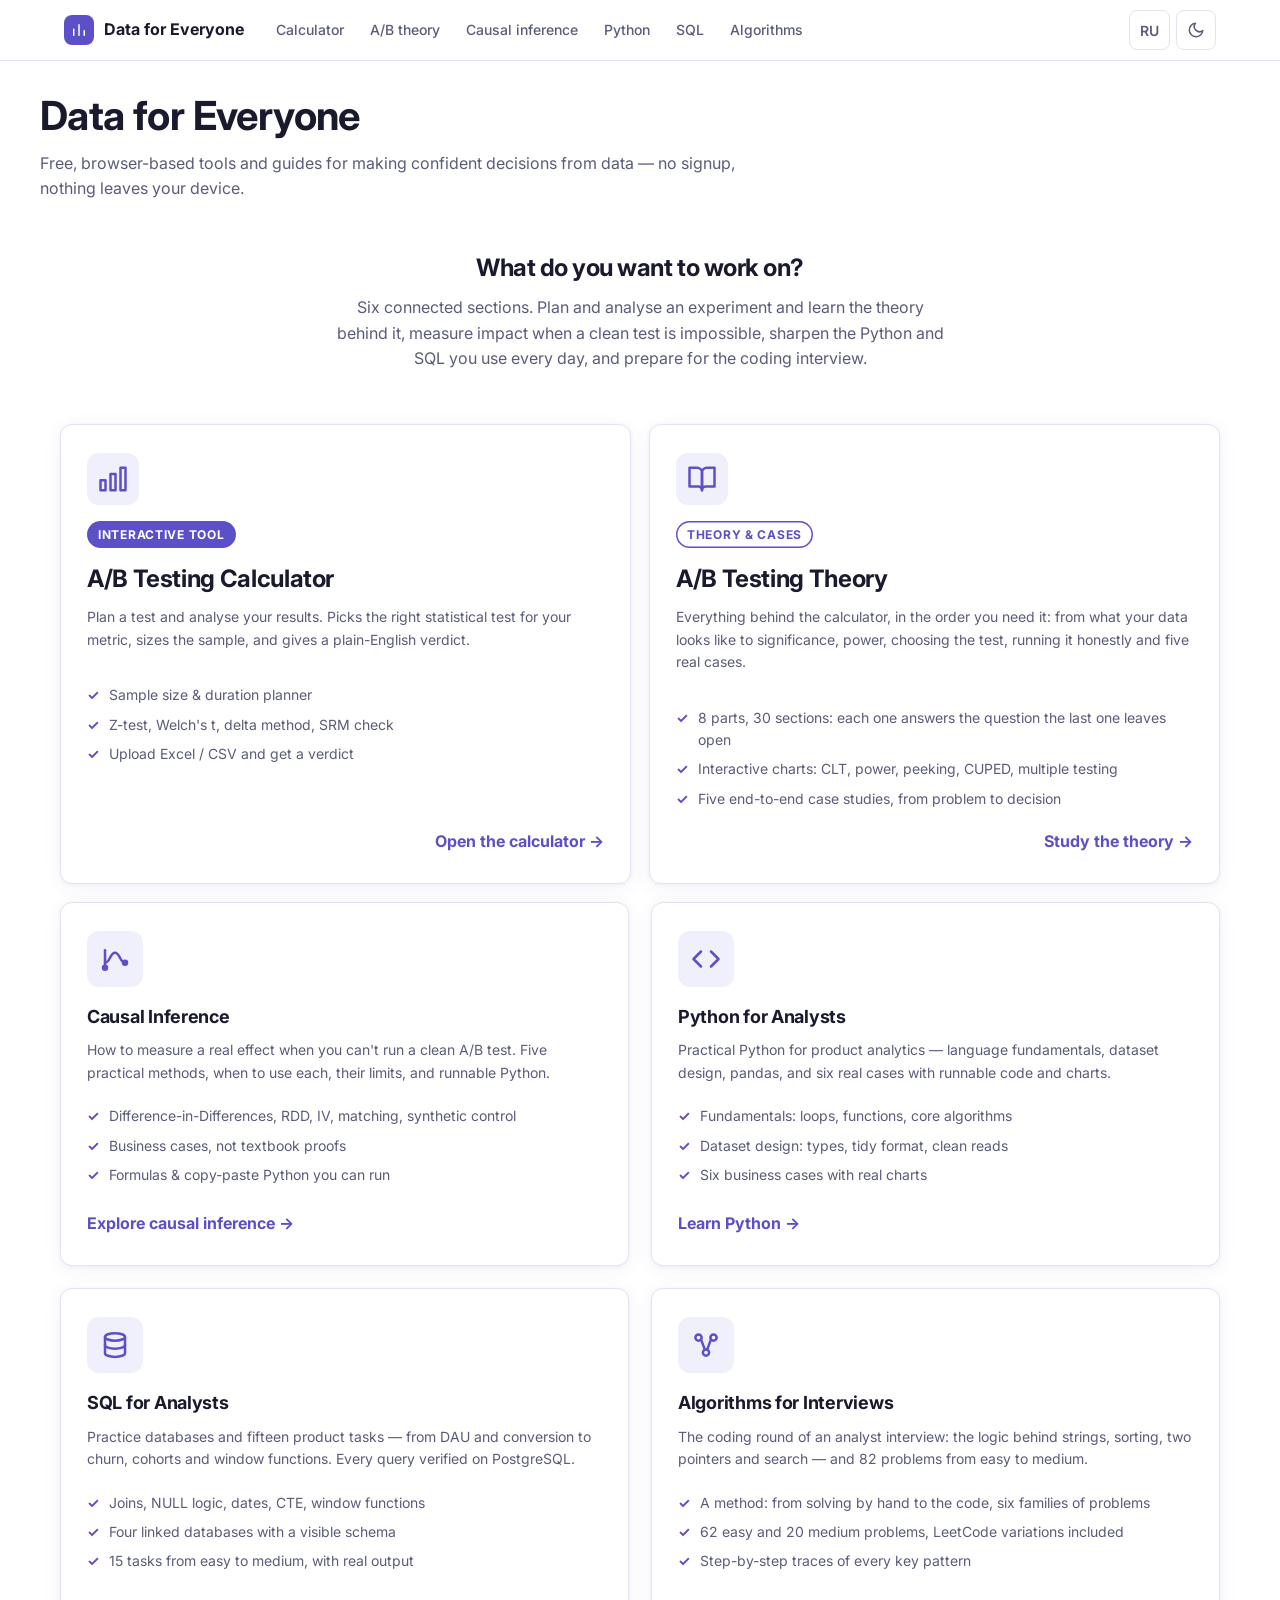
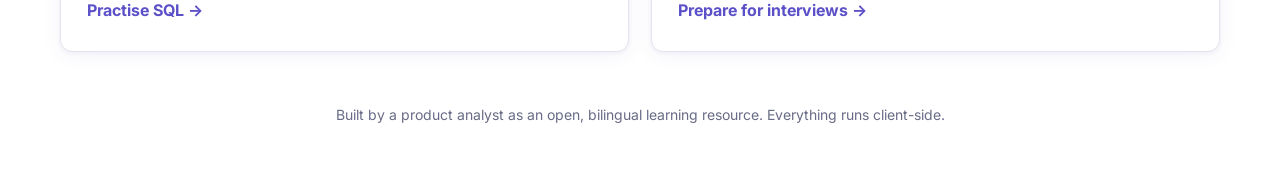
<file: index.html>
<!DOCTYPE html>
<html lang="en">
<head>
<meta charset="utf-8">
<meta name="viewport" content="width=device-width, initial-scale=1">
<title>Data for Everyone — A/B Testing & Causal Inference</title>
<meta name="description" content="Free, browser-based tools and guides for A/B testing and causal inference. The right statistical test, sample sizes, and plain-English explanations.">
<link rel="canonical" href="https://data-for-everyone.com/">
<link rel="icon" href="favicon.ico" sizes="any">
<link rel="icon" type="image/png" sizes="32x32" href="favicon-32x32.png">
<link rel="icon" type="image/png" sizes="16x16" href="favicon-16x16.png">
<link rel="apple-touch-icon" href="apple-touch-icon.png">
<meta property="og:type" content="website">
<meta property="og:title" content="Data for Everyone — A/B Testing & Causal Inference">
<meta property="og:description" content="Free, browser-based tools and guides for A/B testing and causal inference.">
<meta property="og:url" content="https://data-for-everyone.com/">
<meta property="og:image" content="https://data-for-everyone.com/og-image.png">
<meta property="og:image:width" content="1200">
<meta property="og:image:height" content="630">
<meta name="twitter:card" content="summary_large_image">
<meta name="twitter:image" content="https://data-for-everyone.com/og-image.png">
<link rel="preconnect" href="https://fonts.googleapis.com">
<link rel="preconnect" href="https://fonts.gstatic.com" crossorigin>
<link href="https://fonts.googleapis.com/css2?family=Inter:wght@400;500;600;700;800&family=JetBrains+Mono:wght@400;500&display=swap" rel="stylesheet">
<link rel="stylesheet" href="styles.css?v=fd9df2bb">
</head>
<body>
<!--TOPBAR--><div class="topbar"><div class="topbar-in"><a class="tb-brand" href="index.html"><span class="tb-logo"><svg class="ic" width="18" height="18" viewBox="0 0 24 24" fill="none" stroke="currentColor" stroke-width="2" stroke-linecap="round" stroke-linejoin="round" aria-hidden="true"><path d="M5 19v-8M12 19V5M19 19v-6"/></svg></span><span data-i18n="home_brand">Data for Everyone</span></a><nav class="tb-nav" aria-label="Sections"><a class="tb-link" href="ab-testing.html"><span data-i18n="tb_calc">Calculator</span></a><a class="tb-link" href="ab-theory.html"><span data-i18n="tb_theory">A/B theory</span></a><a class="tb-link" href="causal.html"><span data-i18n="tb_causal">Causal inference</span></a><a class="tb-link" href="python.html"><span data-i18n="tb_py">Python</span></a><a class="tb-link" href="sql.html"><span data-i18n="tb_sql">SQL</span></a><a class="tb-link" href="algorithms.html"><span data-i18n="tb_alg">Algorithms</span></a></nav><div class="tb-ctrl"><button class="tb-btn lang-toggle" onclick="toggleLang()" aria-label="Switch language" id="lang-btn"><span id="lang-label">RU</span></button><button class="tb-btn theme-toggle" onclick="toggleTheme()" aria-label="Dark" title="Dark"><span class="theme-toggle-icon" id="theme-icon"><svg class="ic" width="18" height="18" viewBox="0 0 24 24" fill="none" stroke="currentColor" stroke-width="2" stroke-linecap="round" stroke-linejoin="round" aria-hidden="true"><path d="M21 12.8A9 9 0 1 1 11.2 3a7 7 0 0 0 9.8 9.8z"/></svg></span><span class="sr-only" id="theme-label" data-i18n="theme_dark">Dark</span></button></div></div></div><!--/TOPBAR-->
<header class="site-header">
  <div class="site-header-inner">
    <div class="site-header-row">
      <h1 class="site-title-link"><a href="index.html" data-i18n="home_brand">Data for Everyone</a></h1>
    </div>
    <p data-i18n="home_tagline">Free, browser-based tools and guides for making confident decisions from data — no signup, nothing leaves your device.</p>
  </div>
</header>
<main id="main-content" class="home-main">
  <div class="home-intro">
    <h2 data-i18n="home_pick">What do you want to work on?</h2>
    <p data-i18n="home_pick_sub">Six connected sections. Plan and analyse an experiment and learn the theory behind it, measure impact when a clean test is impossible, sharpen the Python and SQL you use every day, and prepare for the coding interview.</p>
  </div>
  <a class="home-flagship" href="ab-testing.html">
    <div class="flagship-main">
      <div class="home-card-icon" aria-hidden="true">
        <svg width="30" height="30" viewBox="0 0 24 24" fill="none" stroke="currentColor" stroke-width="2" stroke-linecap="round" stroke-linejoin="round"><rect x="18" y="3" width="4" height="18"/><rect x="10" y="8" width="4" height="13"/><rect x="2" y="13" width="4" height="8"/></svg>
      </div>
      <span class="flagship-tag" data-i18n="home_flag_tag">Interactive tool</span>
      <h3 data-i18n="home_ab_title">A/B Testing Calculator</h3>
      <p data-i18n="home_ab_desc">Plan a test and analyse your results. Picks the right statistical test for your metric, sizes the sample, and gives a plain-English verdict.</p>
    </div>
    <div class="flagship-side">
      <ul class="home-card-list">
        <li data-i18n="home_ab_1">Sample size &amp; duration planner</li>
        <li data-i18n="home_ab_2">Z-test, Welch's t, delta method, SRM check</li>
        <li data-i18n="home_ab_3">Upload Excel / CSV and get a verdict</li>
      </ul>
    </div>
    <span class="home-card-cta flagship-cta" data-i18n="home_ab_cta">Open the calculator →</span>
  </a>

<!--THEORY-->
  <a class="home-flagship flagship-theory" href="ab-theory.html">
    <div class="flagship-main">
      <div class="home-card-icon" aria-hidden="true">
        <svg width="30" height="30" viewBox="0 0 24 24" fill="none" stroke="currentColor" stroke-width="2" stroke-linecap="round" stroke-linejoin="round"><path d="M2 3h6a4 4 0 0 1 4 4v14a3 3 0 0 0-3-3H2z"/><path d="M22 3h-6a4 4 0 0 0-4 4v14a3 3 0 0 1 3-3h7z"/></svg>
      </div>
      <span class="flagship-tag" data-i18n="home_th_tag">Theory &amp; cases</span>
      <h3 data-i18n="home_th_title">A/B Testing Theory</h3>
      <p data-i18n="home_th_desc">Everything behind the calculator, in the order you need it: from what your data looks like to significance, power, choosing the test, running it honestly and five real cases.</p>
    </div>
    <div class="flagship-side">
      <ul class="home-card-list">
        <li data-i18n="home_th_1">8 parts, 30 sections: each one answers the question the last one leaves open</li>
        <li data-i18n="home_th_2">Interactive charts: CLT, power, peeking, CUPED, multiple testing</li>
        <li data-i18n="home_th_3">Five end-to-end case studies, from problem to decision</li>
      </ul>
    </div>
    <span class="home-card-cta flagship-cta" data-i18n="home_th_cta">Study the theory →</span>
  </a>
<!--/THEORY-->

  <div class="home-cards">
    <a class="home-card" href="causal.html">
      <div class="home-card-icon" aria-hidden="true">
        <svg width="30" height="30" viewBox="0 0 24 24" fill="none" stroke="currentColor" stroke-width="2" stroke-linecap="round" stroke-linejoin="round"><path d="M4 19V5"/><path d="M4 15c4 0 4-8 8-8s4 8 8 8"/><circle cx="4" cy="19" r="1.6"/><circle cx="20" cy="15" r="1.6"/></svg>
      </div>
      <h3 data-i18n="home_causal_title">Causal Inference</h3>
      <p data-i18n="home_causal_desc">How to measure a real effect when you can't run a clean A/B test. Five practical methods, when to use each, their limits, and runnable Python.</p>
      <ul class="home-card-list">
        <li data-i18n="home_causal_1">Difference-in-Differences, RDD, IV, matching, synthetic control</li>
        <li data-i18n="home_causal_2">Business cases, not textbook proofs</li>
        <li data-i18n="home_causal_3">Formulas &amp; copy-paste Python you can run</li>
      </ul>
      <span class="home-card-cta" data-i18n="home_causal_cta">Explore causal inference →</span>
    </a>

    <a class="home-card" href="python.html">
      <div class="home-card-icon" aria-hidden="true">
        <svg width="30" height="30" viewBox="0 0 24 24" fill="none" stroke="currentColor" stroke-width="2" stroke-linecap="round" stroke-linejoin="round"><polyline points="16 18 22 12 16 6"/><polyline points="8 6 2 12 8 18"/></svg>
      </div>
      <h3 data-i18n="home_py_title">Python for Analysts</h3>
      <p data-i18n="home_py_desc">Practical Python for product analytics — language fundamentals, dataset design, pandas, and six real cases with runnable code and charts.</p>
      <ul class="home-card-list">
        <li data-i18n="home_py_1">Fundamentals: loops, functions, core algorithms</li>
        <li data-i18n="home_py_2">Dataset design: types, tidy format, clean reads</li>
        <li data-i18n="home_py_3">Six business cases with real charts</li>
      </ul>
      <span class="home-card-cta" data-i18n="home_py_cta">Learn Python →</span>
    </a>

    <a class="home-card" href="sql.html">
      <div class="home-card-icon" aria-hidden="true">
        <svg width="30" height="30" viewBox="0 0 24 24" fill="none" stroke="currentColor" stroke-width="2" stroke-linecap="round" stroke-linejoin="round"><ellipse cx="12" cy="5.5" rx="8" ry="3"/><path d="M4 5.5v13c0 1.7 3.6 3 8 3s8-1.3 8-3v-13"/><path d="M4 12c0 1.7 3.6 3 8 3s8-1.3 8-3"/></svg>
      </div>
      <h3 data-i18n="home_sql_title">SQL for Analysts</h3>
      <p data-i18n="home_sql_desc">Practice databases and fifteen product tasks — from DAU and conversion to churn, cohorts and window functions. Every query verified on PostgreSQL.</p>
      <ul class="home-card-list">
        <li data-i18n="home_sql_1">Joins, NULL logic, dates, CTE, window functions</li>
        <li data-i18n="home_sql_2">Four linked databases with a visible schema</li>
        <li data-i18n="home_sql_3">15 tasks from easy to medium, with real output</li>
      </ul>
      <span class="home-card-cta" data-i18n="home_sql_cta">Practise SQL →</span>
    </a>
    <a class="home-card" href="algorithms.html">
      <div class="home-card-icon" aria-hidden="true">
        <svg width="30" height="30" viewBox="0 0 24 24" fill="none" stroke="currentColor" stroke-width="2" stroke-linecap="round" stroke-linejoin="round"><circle cx="6" cy="6" r="2.5"/><circle cx="18" cy="6" r="2.5"/><circle cx="12" cy="18" r="2.5"/><path d="M8 7.5l3 8M16 7.5l-3 8"/></svg>
      </div>
      <h3 data-i18n="home_al_title">Algorithms for Interviews</h3>
      <p data-i18n="home_al_desc">The coding round of an analyst interview: the logic behind strings, sorting, two pointers and search — and 82 problems from easy to medium.</p>
      <ul class="home-card-list">
        <li data-i18n="home_al_1">A method: from solving by hand to the code, six families of problems</li>
        <li data-i18n="home_al_2">62 easy and 20 medium problems, LeetCode variations included</li>
        <li data-i18n="home_al_3">Step-by-step traces of every key pattern</li>
      </ul>
      <span class="home-card-cta" data-i18n="home_al_cta">Prepare for interviews →</span>
    </a>
  </div>
  <p class="home-foot" data-i18n="home_foot">Built by a product analyst as an open, bilingual learning resource. Everything runs client-side.</p>
</main>
<script src="i18n.js?v=4f6306a1"></script>
<script src="stats.js?v=6393e047"></script>
<script src="app.js?v=5b9b49bd"></script>
</body>
</html>
</file>
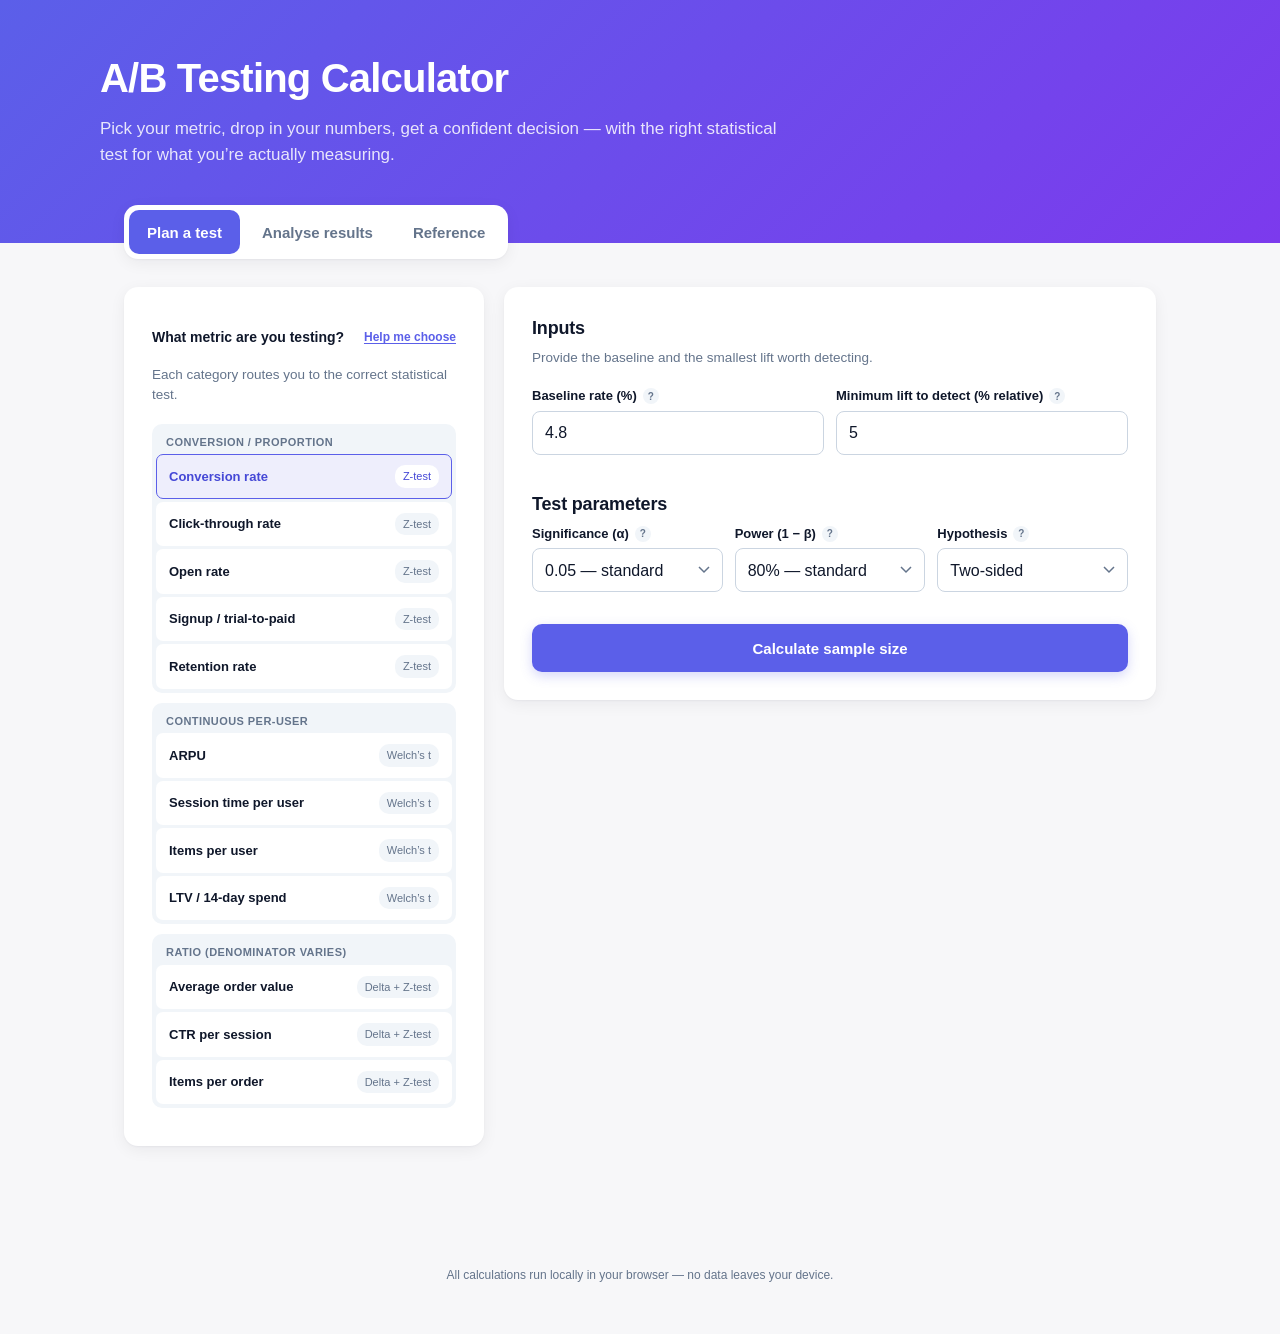
<file: AB Testing Calculator.html>
<!doctype html>
<html lang="en">
<head>
<meta charset="utf-8">
<meta name="viewport" content="width=device-width,initial-scale=1">
<title>A/B Testing Calculator</title>
<style>
:root {
  --bg: #F7F7F9;
  --paper: #FFFFFF;
  --ink: #0F172A;
  --muted: #64748B;
  --border: #E5E7EB;
  --border-strong: #CBD5E1;
  --primary: #5B5FE9;
  --primary-soft: #EEEEFC;
  --primary-dark: #4548D6;
  --emerald: #059669;
  --emerald-soft: #D1FAE5;
  --rose: #E11D48;
  --rose-soft: #FFE4E6;
  --amber: #D97706;
  --amber-soft: #FEF3C7;
  --slate-soft: #F1F5F9;
  --shadow: 0 1px 2px rgba(15,23,42,.04), 0 4px 16px rgba(15,23,42,.06);
  --radius: 14px;
  --card-pad: 28px;
  --page-pad: 24px;
}
* { box-sizing: border-box; }
html, body { background: var(--bg); color: var(--ink); margin: 0; }
body {
  font-family: -apple-system, BlinkMacSystemFont, "Inter", "Segoe UI",
               Roboto, "Helvetica Neue", Arial, sans-serif;
  line-height: 1.5;
  -webkit-font-smoothing: antialiased;
}

/* ===== Hero ===== */
.hero {
  background: linear-gradient(135deg, #5B5FE9 0%, #7C3AED 100%);
  color: white;
  padding: 48px var(--page-pad) 76px;
}
.hero-inner { max-width: 1080px; margin: 0 auto; }
.hero h1 {
  margin: 0 0 8px;
  font-size: clamp(24px, 4vw, 40px);
  font-weight: 700;
  letter-spacing: -0.02em;
}
.hero p { margin: 0; font-size: clamp(15px, 2.5vw, 17px); opacity: 0.85; max-width: 680px; }

/* ===== Mode toggle ===== */
.mode-toggle {
  max-width: 1080px; margin: -38px auto 0; padding: 0 var(--page-pad);
  position: relative; z-index: 2;
}
.mode-toggle-inner {
  background: var(--paper); border-radius: var(--radius); padding: 5px;
  box-shadow: var(--shadow); display: inline-flex; gap: 4px;
  flex-wrap: nowrap;
}
.mode-btn {
  background: transparent; border: none;
  padding: 10px 18px; font-size: clamp(13px, 2vw, 15px); font-weight: 600;
  color: var(--muted); cursor: pointer; border-radius: 10px;
  font-family: inherit; transition: all 0.18s;
  white-space: nowrap;
  min-height: 44px;
}
.mode-btn:hover:not(.active) { color: var(--ink); background: var(--slate-soft); }
.mode-btn.active { background: var(--primary); color: white; }

/* ===== Page ===== */
main {
  max-width: 1080px; margin: 28px auto 0;
  padding: 0 var(--page-pad) 80px;
}

/* ===== Two-column layout ===== */
.layout {
  display: grid;
  grid-template-columns: min(340px, 35%) 1fr;
  gap: 20px;
  align-items: start;
}

/* ===== Cards ===== */
.card {
  background: var(--paper); border-radius: var(--radius);
  padding: var(--card-pad); box-shadow: var(--shadow); margin-bottom: 16px;
}
.card h2 { margin: 0 0 6px; font-size: clamp(16px, 2.5vw, 18px); font-weight: 700; letter-spacing: -0.01em; }
.card .lede { color: var(--muted); margin: 0 0 18px; font-size: 13.5px; }

/* ===== Form ===== */
.field { margin-bottom: 14px; }
.field label {
  display: flex; align-items: center; gap: 6px;
  font-size: 13px; font-weight: 600; color: var(--ink); margin-bottom: 5px;
}
.help-tip {
  display: inline-flex; align-items: center; justify-content: center;
  width: 16px; height: 16px; background: var(--slate-soft); color: var(--muted);
  border-radius: 50%; font-size: 10px; font-weight: 700; cursor: help; position: relative;
  flex-shrink: 0;
}
.help-tip:hover .help-tip-content,
.help-tip:focus .help-tip-content { display: block; }
.help-tip-content {
  display: none; position: fixed;
  background: var(--ink); color: white; padding: 9px 11px; border-radius: 8px;
  font-size: 12px; font-weight: 400; width: min(240px, 80vw); line-height: 1.45;
  z-index: 200; pointer-events: none;
  box-shadow: 0 4px 20px rgba(15,23,42,.3);
}
/* position the tooltip via JS for edge-safe placement */
input[type="number"], input[type="text"], select, textarea {
  width: 100%; padding: 11px 12px; font-size: 16px; /* 16px prevents iOS zoom */
  font-family: inherit; color: var(--ink);
  background: var(--paper); border: 1px solid var(--border-strong);
  border-radius: 8px; transition: all 0.15s;
  -webkit-appearance: none; appearance: none;
  min-height: 44px;
}
input:focus, select:focus, textarea:focus {
  outline: none; border-color: var(--primary); box-shadow: 0 0 0 3px var(--primary-soft);
}
select {
  background-image: url("data:image/svg+xml,%3Csvg xmlns='http://www.w3.org/2000/svg' width='12' height='8' viewBox='0 0 12 8'%3E%3Cpath d='M1 1l5 5 5-5' stroke='%2364748B' stroke-width='1.5' fill='none'/%3E%3C/svg%3E");
  background-repeat: no-repeat;
  background-position: right 12px center;
  padding-right: 32px;
}
textarea {
  font-family: "SF Mono", "Menlo", "Consolas", monospace;
  font-size: 13px; resize: vertical; min-height: 90px;
}
.row-2 { display: grid; grid-template-columns: 1fr 1fr; gap: 12px; }
.row-3 { display: grid; grid-template-columns: 1fr 1fr 1fr; gap: 12px; }

/* ===== Metric picker sidebar ===== */
.metric-section h3 {
  font-size: 14px; font-weight: 600; margin: 0 0 10px;
  display: flex; justify-content: space-between; align-items: center;
}
.help-me-btn {
  font-size: 12px; color: var(--primary); background: none; border: none; padding: 0;
  cursor: pointer; font-weight: 600; font-family: inherit;
  text-decoration: underline; text-underline-offset: 2px;
  min-height: 44px; display: flex; align-items: center;
}
.help-me-btn:hover { color: var(--primary-dark); }
.metric-group { background: var(--slate-soft); border-radius: 10px; padding: 4px; margin-bottom: 10px; }
.metric-group-label {
  font-size: 11px; font-weight: 600; color: var(--muted);
  padding: 6px 10px 4px; text-transform: uppercase; letter-spacing: 0.04em;
}
.metric-item {
  display: flex; justify-content: space-between; align-items: center;
  padding: 10px 12px; background: var(--paper); border-radius: 7px;
  margin-bottom: 3px; cursor: pointer; border: 1.5px solid transparent;
  transition: all 0.12s; min-height: 44px;
}
.metric-item:last-child { margin-bottom: 0; }
.metric-item:hover { border-color: var(--border-strong); }
.metric-item.selected { border-color: var(--primary); background: var(--primary-soft); }
.metric-item .name { font-size: 13px; font-weight: 600; }
.metric-item.selected .name { color: var(--primary-dark); }
.metric-item .test-badge {
  font-size: 11px; color: var(--muted); background: var(--slate-soft);
  padding: 3px 8px; border-radius: 10px; flex-shrink: 0; margin-left: 6px;
}
.metric-item.selected .test-badge { background: var(--paper); color: var(--primary-dark); }

/* ===== Modal ===== */
.modal-bg {
  display: none; position: fixed; inset: 0;
  background: rgba(15, 23, 42, 0.5);
  align-items: flex-start; justify-content: center;
  padding: 60px 16px 20px; z-index: 100;
  overflow-y: auto;
}
.modal-bg.open { display: flex; }
.modal {
  background: var(--paper); border-radius: var(--radius); max-width: 560px; width: 100%;
  padding: 28px; box-shadow: 0 10px 40px rgba(15,23,42,.3);
  margin: auto;
}
.modal h3 { margin: 0 0 8px; font-size: 20px; }
.modal .modal-lede { color: var(--muted); margin: 0 0 20px; font-size: 14px; }
.modal-q { margin-bottom: 16px; }
.modal-q-text { font-weight: 600; font-size: 14px; margin-bottom: 10px; }
.modal-options { display: flex; flex-direction: column; gap: 8px; }
.modal-option {
  padding: 12px 14px; background: var(--slate-soft); border-radius: 8px;
  cursor: pointer; font-size: 14px; border: 1.5px solid transparent;
  transition: all 0.12s; min-height: 48px; display: flex; align-items: center;
}
.modal-option:hover, .modal-option:active { border-color: var(--primary); background: var(--primary-soft); }
.modal-close {
  margin-top: 14px; background: none; border: 1px solid var(--border-strong);
  color: var(--muted); cursor: pointer; font-family: inherit; font-size: 14px;
  padding: 10px 16px; border-radius: 8px; width: 100%; min-height: 44px;
}
.modal-result {
  margin-top: 16px; padding: 14px;
  background: var(--emerald-soft); border-radius: 10px; font-size: 14px;
}
.modal-result strong { color: var(--emerald); }

/* ===== Variants editor ===== */
.variants-grid { display: flex; flex-direction: column; gap: 12px; margin-bottom: 16px; }
.variant-row {
  display: grid;
  grid-template-columns: 52px 1fr 1fr 60px 32px;
  gap: 8px; align-items: end;
  padding: 14px; background: var(--slate-soft); border-radius: 10px;
}
.variant-row.is-baseline { background: var(--primary-soft); }
.variant-row-ratio {
  display: grid;
  grid-template-columns: 52px 1fr 1fr 1fr 32px;
  gap: 8px; align-items: end;
  padding: 14px; background: var(--slate-soft); border-radius: 10px;
  margin-bottom: 0;
}
.variant-row-ratio.is-baseline { background: var(--primary-soft); }
.variant-row-ratio-extra {
  display: grid;
  grid-template-columns: 52px 1fr 1fr 1fr 32px;
  gap: 8px; align-items: end;
  padding: 0 14px 14px; background: var(--slate-soft); border-radius: 0 0 10px 10px;
  margin-top: -12px;
}
.variant-row-ratio + .variant-row-ratio-extra { margin-top: -12px; }
.variant-label { font-weight: 700; font-size: 15px; color: var(--ink); padding-bottom: 12px; }
.variant-label .badge {
  display: block; font-size: 10px; color: var(--primary); margin-top: 1px; font-weight: 600;
}
.variant-row .field,
.variant-row-ratio .field,
.variant-row-ratio-extra .field { margin-bottom: 0; }
.variant-row label,
.variant-row-ratio label,
.variant-row-ratio-extra label { font-size: 11px; }
.v-rate-cell {
  display: flex; align-items: flex-end; justify-content: center;
  color: var(--muted); font-size: 12px; padding-bottom: 13px; gap: 4px;
}
.v-rate { font-weight: 700; }
.v-remove {
  background: none; border: none; cursor: pointer; color: var(--muted);
  font-size: 20px; padding: 0; font-family: inherit;
  display: flex; align-items: center; justify-content: center;
  padding-bottom: 10px; min-width: 32px; min-height: 44px;
}
.v-remove:hover { color: var(--rose); }
.add-variant {
  background: var(--paper); border: 1.5px dashed var(--border-strong);
  border-radius: 10px; padding: 12px;
  font-size: 14px; font-weight: 600; color: var(--muted);
  cursor: pointer; width: 100%; font-family: inherit; transition: all 0.12s;
  min-height: 48px;
}
.add-variant:hover { border-color: var(--primary); color: var(--primary); }

/* ===== Settings strip ===== */
.settings-strip { display: grid; grid-template-columns: 1fr 1fr 1fr; gap: 12px; margin-bottom: 18px; }

/* ===== Run button ===== */
.btn-primary {
  background: var(--primary); color: white; border: none;
  padding: 14px 28px; font-size: 15px; font-weight: 600;
  border-radius: 10px; cursor: pointer; font-family: inherit; transition: all 0.15s;
  box-shadow: 0 4px 12px rgba(91, 95, 233, 0.25);
  min-height: 48px; width: 100%;
}
.btn-primary:hover { background: var(--primary-dark); }
.btn-primary:active { transform: scale(0.98); }

/* ===== Results ===== */
.results-area { margin-top: 24px; }
.results-area:empty { display: none; }
.verdict-card { padding: 24px; border-radius: var(--radius); margin-bottom: 16px; }
.verdict-card.win { background: linear-gradient(135deg, #ECFDF5 0%, #D1FAE5 100%); border-left: 5px solid var(--emerald); }
.verdict-card.lose { background: linear-gradient(135deg, #FFF1F2 0%, #FFE4E6 100%); border-left: 5px solid var(--rose); }
.verdict-card.warn { background: linear-gradient(135deg, #FFFBEB 0%, #FEF3C7 100%); border-left: 5px solid var(--amber); }
.verdict-card h3 { margin: 0 0 8px; font-size: clamp(17px, 3vw, 20px); font-weight: 700; letter-spacing: -0.01em; }
.verdict-card.win h3 { color: var(--emerald); }
.verdict-card.lose h3 { color: var(--rose); }
.verdict-card.warn h3 { color: var(--amber); }
.verdict-card p { margin: 0; font-size: 14.5px; line-height: 1.55; }
.verdict-card .next-steps {
  margin-top: 14px; padding-top: 14px;
  border-top: 1px solid rgba(15, 23, 42, 0.08); font-size: 13.5px;
}
.verdict-card .next-steps strong { display: block; margin-bottom: 4px; }
.verdict-card .next-steps ul { margin: 4px 0 0; padding-left: 20px; }
.verdict-card .next-steps li { margin-bottom: 6px; }

.stats-grid {
  display: grid;
  grid-template-columns: repeat(auto-fit, minmax(120px, 1fr));
  gap: 10px; margin-bottom: 20px;
}
.stat-box {
  background: var(--paper); border: 1px solid var(--border);
  border-radius: 10px; padding: 14px 16px;
}
.stat-box .stat-label {
  font-size: 11px; color: var(--muted);
  text-transform: uppercase; letter-spacing: 0.04em; font-weight: 600;
}
.stat-box .stat-value { font-size: clamp(18px, 3vw, 22px); font-weight: 700; letter-spacing: -0.02em; margin-top: 2px; }
.stat-box .stat-sub { font-size: 12px; color: var(--muted); margin-top: 2px; }
.stat-box.primary .stat-value { color: var(--primary); }
.stat-box.emerald .stat-value { color: var(--emerald); }
.stat-box.rose .stat-value { color: var(--rose); }

.results-table {
  width: 100%; border-collapse: collapse; margin-top: 8px;
  background: var(--paper); border-radius: 10px; overflow: hidden;
  border: 1px solid var(--border);
}
.results-table th, .results-table td {
  padding: 11px 12px; text-align: left;
  border-bottom: 1px solid var(--border); font-size: 13px;
}
.results-table th {
  background: var(--slate-soft); font-weight: 600; font-size: 11px;
  text-transform: uppercase; letter-spacing: 0.04em; color: var(--muted);
}
.results-table tr:last-child td { border-bottom: none; }
.results-table .winner-row { background: var(--emerald-soft); }
.results-table .winner-row td:first-child::before { content: '★'; color: var(--emerald); margin-right: 6px; }
.results-table .baseline-row td:first-child::before { content: '◆'; color: var(--primary); margin-right: 6px; }

/* Horizontal scroll for tables on narrow screens */
.table-scroll { overflow-x: auto; -webkit-overflow-scrolling: touch; border-radius: 10px; }

.chart-card {
  background: var(--paper); border: 1px solid var(--border);
  border-radius: 10px; padding: 18px; margin-bottom: 16px;
  overflow: hidden;
}
.chart-card h4 { margin: 0 0 4px; font-size: 14px; font-weight: 700; }
.chart-card .chart-lede { margin: 0 0 12px; font-size: 12.5px; color: var(--muted); }
svg { display: block; width: 100%; height: auto; max-height: 320px; }

footer { color: var(--muted); font-size: 12px; padding: 24px var(--page-pad) 50px; text-align: center; }

details {
  background: var(--paper); border-radius: 10px; padding: 14px 18px;
  margin-bottom: 8px; border: 1px solid var(--border);
}
details summary {
  cursor: pointer; font-weight: 600; font-size: 14px; list-style: none;
  min-height: 24px;
}
details summary::after { content: ' →'; color: var(--muted); float: right; }
details[open] summary::after { content: ' ↓'; }
details .details-body {
  margin-top: 12px; padding-top: 12px;
  border-top: 1px solid var(--border); font-size: 13.5px; color: var(--muted); line-height: 1.6;
}
details code {
  background: var(--slate-soft); padding: 1px 6px; border-radius: 4px;
  font-size: 12.5px; font-family: "SF Mono", "Menlo", "Consolas", monospace;
}

/* ===== RESPONSIVE ===== */
@media (max-width: 860px) {
  .layout { grid-template-columns: 1fr; }
  /* On mobile the sidebar becomes horizontal scrollable chips */
  .metric-group { display: flex; flex-wrap: wrap; gap: 6px; padding: 8px; }
  .metric-group-label { width: 100%; padding: 4px 4px 2px; }
  .metric-item { flex: 0 0 auto; padding: 8px 12px; border-radius: 20px; margin-bottom: 0; }
  .metric-item .test-badge { display: none; }
}

@media (max-width: 600px) {
  :root { --card-pad: 18px; --page-pad: 14px; }
  .hero { padding: 36px var(--page-pad) 68px; }
  .mode-toggle { margin-top: -32px; }
  .mode-btn { padding: 9px 14px; font-size: 13px; }
  .row-2, .row-3, .settings-strip { grid-template-columns: 1fr; }
  /* Variant rows: two-column on phone */
  .variant-row {
    grid-template-columns: 52px 1fr 1fr;
    grid-template-rows: auto auto;
  }
  .variant-row > .v-rate-cell { display: none; }
  .variant-row > .v-remove { grid-row: 1; grid-column: 3; justify-self: end; padding-bottom: 0; align-self: start; padding-top: 4px; }
  .variant-row-ratio { grid-template-columns: 52px 1fr 1fr; }
  .variant-row-ratio-extra { grid-template-columns: 1fr 1fr 1fr; padding-top: 0; }
  .variant-row-ratio .v-remove { grid-row: 1; grid-column: 3; justify-self: end; align-self: start; padding: 4px 0 0; }
  main { margin-top: 20px; }
  .stats-grid { grid-template-columns: 1fr 1fr; }
  .results-table th, .results-table td { padding: 9px 8px; font-size: 12px; }
  svg { max-height: 240px; }
}

@media (min-width: 1200px) {
  .layout { grid-template-columns: 360px 1fr; }
  .stats-grid { grid-template-columns: repeat(4, 1fr); }
}
</style>
</head>
<body>

<div class="hero">
  <div class="hero-inner">
    <h1>A/B Testing Calculator</h1>
    <p>Pick your metric, drop in your numbers, get a confident decision — with the right statistical test for what you&rsquo;re actually measuring.</p>
  </div>
</div>

<div class="mode-toggle">
  <div class="mode-toggle-inner">
    <button class="mode-btn active" data-mode="size">Plan a test</button>
    <button class="mode-btn"        data-mode="test">Analyse results</button>
    <button class="mode-btn"        data-mode="ref">Reference</button>
  </div>
</div>

<main>

<!-- SIZE MODE -->
<div class="mode-content" data-mode="size">
  <div class="layout">
    <aside>
      <div class="card metric-section">
        <h3>What metric are you testing?
          <button class="help-me-btn" onclick="openHelpModal()">Help me choose</button>
        </h3>
        <p class="lede" style="margin-top: -4px;">Each category routes you to the correct statistical test.</p>
        <div class="metric-group">
          <div class="metric-group-label">Conversion / proportion</div>
          <div class="metric-item selected" data-metric="conversion" data-label="Conversion rate">
            <span class="name">Conversion rate</span><span class="test-badge">Z-test</span>
          </div>
          <div class="metric-item" data-metric="conversion" data-label="Click-through rate">
            <span class="name">Click-through rate</span><span class="test-badge">Z-test</span>
          </div>
          <div class="metric-item" data-metric="conversion" data-label="Open rate">
            <span class="name">Open rate</span><span class="test-badge">Z-test</span>
          </div>
          <div class="metric-item" data-metric="conversion" data-label="Signup / trial-to-paid">
            <span class="name">Signup / trial-to-paid</span><span class="test-badge">Z-test</span>
          </div>
          <div class="metric-item" data-metric="conversion" data-label="Retention rate">
            <span class="name">Retention rate</span><span class="test-badge">Z-test</span>
          </div>
        </div>
        <div class="metric-group">
          <div class="metric-group-label">Continuous per-user</div>
          <div class="metric-item" data-metric="continuous" data-label="ARPU">
            <span class="name">ARPU</span><span class="test-badge">Welch&rsquo;s t</span>
          </div>
          <div class="metric-item" data-metric="continuous" data-label="Session time">
            <span class="name">Session time per user</span><span class="test-badge">Welch&rsquo;s t</span>
          </div>
          <div class="metric-item" data-metric="continuous" data-label="Items per user">
            <span class="name">Items per user</span><span class="test-badge">Welch&rsquo;s t</span>
          </div>
          <div class="metric-item" data-metric="continuous" data-label="LTV / 14-day spend">
            <span class="name">LTV / 14-day spend</span><span class="test-badge">Welch&rsquo;s t</span>
          </div>
        </div>
        <div class="metric-group">
          <div class="metric-group-label">Ratio (denominator varies)</div>
          <div class="metric-item" data-metric="ratio" data-label="AOV">
            <span class="name">Average order value</span><span class="test-badge">Delta + Z-test</span>
          </div>
          <div class="metric-item" data-metric="ratio" data-label="CTR per session">
            <span class="name">CTR per session</span><span class="test-badge">Delta + Z-test</span>
          </div>
          <div class="metric-item" data-metric="ratio" data-label="Items per order">
            <span class="name">Items per order</span><span class="test-badge">Delta + Z-test</span>
          </div>
        </div>
      </div>
    </aside>

    <section>
      <div class="card">
        <h2>Inputs</h2>
        <p class="lede">Provide the baseline and the smallest lift worth detecting.</p>

        <div class="metric-inputs" data-for="conversion">
          <div class="row-2">
            <div class="field">
              <label>Baseline rate (%)
                <span class="help-tip">?<span class="help-tip-content">Historical conversion you observe today. 4.8 means 4.8%.</span></span>
              </label>
              <input type="number" id="s_conv_p" step="0.01" min="0.01" max="99.99" value="4.8">
            </div>
            <div class="field">
              <label>Minimum lift to detect (% relative)
                <span class="help-tip">?<span class="help-tip-content">Smallest improvement worth shipping. 5 means +5% relative: 4.8% → 5.04%.</span></span>
              </label>
              <input type="number" id="s_conv_mde" step="0.5" min="0.1" max="500" value="5">
            </div>
          </div>
        </div>

        <div class="metric-inputs" data-for="continuous" hidden>
          <div class="row-2">
            <div class="field">
              <label>Baseline mean
                <span class="help-tip">?<span class="help-tip-content">Average current value of the metric, in natural units (dollars for ARPU, seconds for session time).</span></span>
              </label>
              <input type="number" id="s_cont_mean" step="0.01" value="8.40">
            </div>
            <div class="field">
              <label>Standard deviation
                <span class="help-tip">?<span class="help-tip-content">SD from historical data. For zero-inflated metrics like ARPU, the SD is typically 3-5x the mean.</span></span>
              </label>
              <input type="number" id="s_cont_sd" step="0.01" min="0.0001" value="34">
            </div>
          </div>
          <div class="row-2">
            <div class="field">
              <label>Minimum lift to detect (% relative)
                <span class="help-tip">?<span class="help-tip-content">Smallest meaningful improvement.</span></span>
              </label>
              <input type="number" id="s_cont_mde" step="0.5" min="0.1" max="500" value="3">
            </div>
            <div class="field">
              <label>CUPED variance reduction (%)
                <span class="help-tip">?<span class="help-tip-content">If using CUPED with a pre-period covariate, typical reduction is 30-50%. Leave 0 if not using.</span></span>
              </label>
              <input type="number" id="s_cont_cuped" step="5" min="0" max="90" value="0">
            </div>
          </div>
        </div>

        <div class="metric-inputs" data-for="ratio" hidden>
          <p class="lede" style="margin-top: -10px;">Each user contributes (X, Y) where R = sum(X) / sum(Y). For AOV: X = revenue, Y = orders.</p>
          <div class="row-2">
            <div class="field">
              <label>Baseline ratio
                <span class="help-tip">?<span class="help-tip-content">Current value of the ratio, e.g. $42 for AOV.</span></span>
              </label>
              <input type="number" id="s_ratio_r" step="0.01" value="42">
            </div>
            <div class="field">
              <label>Minimum lift to detect (% relative)
                <span class="help-tip">?<span class="help-tip-content">2 means +2% on the ratio.</span></span>
              </label>
              <input type="number" id="s_ratio_mde" step="0.5" min="0.1" max="500" value="2">
            </div>
          </div>
          <div class="row-3">
            <div class="field">
              <label>SD of X per user
                <span class="help-tip">?<span class="help-tip-content">SD of the per-user numerator (e.g. user revenue).</span></span>
              </label>
              <input type="number" id="s_ratio_sx" step="0.01" min="0.0001" value="65">
            </div>
            <div class="field">
              <label>Mean of Y per user
                <span class="help-tip">?<span class="help-tip-content">Mean of the per-user denominator (e.g. orders per user).</span></span>
              </label>
              <input type="number" id="s_ratio_my" step="0.01" min="0.0001" value="1.4">
            </div>
            <div class="field">
              <label>SD of Y per user
                <span class="help-tip">?<span class="help-tip-content">SD of the per-user denominator.</span></span>
              </label>
              <input type="number" id="s_ratio_sy" step="0.01" min="0.0001" value="1.1">
            </div>
          </div>
          <div class="field">
            <label>Correlation between X and Y (per user)
              <span class="help-tip">?<span class="help-tip-content">Heavy buyers usually have both high X and high Y — typical 0.6-0.8.</span></span>
            </label>
            <input type="number" id="s_ratio_corr" step="0.05" min="-1" max="1" value="0.7">
          </div>
        </div>

        <h2 style="margin-top: 22px;">Test parameters</h2>
        <div class="settings-strip">
          <div class="field">
            <label>Significance (α)
              <span class="help-tip">?<span class="help-tip-content">Acceptable false-positive rate. Standard is 0.05.</span></span>
            </label>
            <select id="s_alpha">
              <option value="0.10">0.10 — fast iteration</option>
              <option value="0.05" selected>0.05 — standard</option>
              <option value="0.01">0.01 — high-stakes</option>
            </select>
          </div>
          <div class="field">
            <label>Power (1 − β)
              <span class="help-tip">?<span class="help-tip-content">Chance of detecting a real effect. 80% standard, 90% for important decisions.</span></span>
            </label>
            <select id="s_power">
              <option value="0.80" selected>80% — standard</option>
              <option value="0.90">90% — high power</option>
              <option value="0.95">95% — very high</option>
            </select>
          </div>
          <div class="field">
            <label>Hypothesis
              <span class="help-tip">?<span class="help-tip-content">Two-sided detects any difference. One-sided is more powerful but only detects in one direction.</span></span>
            </label>
            <select id="s_sides">
              <option value="2" selected>Two-sided</option>
              <option value="1">One-sided</option>
            </select>
          </div>
        </div>

        <button class="btn-primary" onclick="computeSampleSize()">Calculate sample size</button>
      </div>

      <div class="results-area" id="size-results"></div>
    </section>
  </div>
</div>


<!-- TEST MODE -->
<div class="mode-content" data-mode="test" hidden>
  <div class="layout">
    <aside>
      <div class="card metric-section">
        <h3>What metric did you test?
          <button class="help-me-btn" onclick="openHelpModal()">Help me choose</button>
        </h3>
        <p class="lede" style="margin-top: -4px;">Routes to the right test for your post-experiment data.</p>
        <div class="metric-group">
          <div class="metric-group-label">Conversion / proportion</div>
          <div class="metric-item selected" data-metric="conversion" data-label="Conversion rate">
            <span class="name">Conversion / CTR / open rate</span><span class="test-badge">Z-test</span>
          </div>
          <div class="metric-item" data-metric="conversion-multi" data-label="3+ variants on conversion">
            <span class="name">3+ variants on conversion</span><span class="test-badge">χ²</span>
          </div>
        </div>
        <div class="metric-group">
          <div class="metric-group-label">Continuous per-user</div>
          <div class="metric-item" data-metric="continuous" data-label="ARPU / mean per user">
            <span class="name">ARPU / session time / spend</span><span class="test-badge">Welch&rsquo;s t</span>
          </div>
          <div class="metric-item" data-metric="mw" data-label="Skewed metric, small n">
            <span class="name">Skewed metric, small n</span><span class="test-badge">Mann–Whitney U</span>
          </div>
        </div>
        <div class="metric-group">
          <div class="metric-group-label">Ratio metric</div>
          <div class="metric-item" data-metric="ratio" data-label="AOV / CTR per session">
            <span class="name">AOV / CTR per session</span><span class="test-badge">Delta + Z-test</span>
          </div>
        </div>
      </div>
    </aside>

    <section>
      <div class="card">
        <h2>Test results</h2>
        <p class="lede">Enter the data for each variant. A is the control.</p>

        <div class="metric-inputs" data-for="conversion">
          <div class="variants-grid" id="conv-variants"></div>
          <button type="button" class="add-variant" onclick="addConvVariant()">+ Add variant</button>
        </div>

        <div class="metric-inputs" data-for="conversion-multi" hidden>
          <div class="variants-grid" id="conv-multi-variants"></div>
          <button type="button" class="add-variant" onclick="addConvMultiVariant()">+ Add variant</button>
          <p class="lede" style="margin-top: 12px; font-size: 12px;">A χ² test across all variants tells you if any one differs. Pairwise tests (Bonferroni-corrected) follow.</p>
        </div>

        <div class="metric-inputs" data-for="continuous" hidden>
          <div class="variants-grid" id="cont-variants"></div>
          <button type="button" class="add-variant" onclick="addContVariant()">+ Add variant</button>
        </div>

        <div class="metric-inputs" data-for="ratio" hidden>
          <p class="lede" style="margin-top: -10px;">Provide per-arm <strong>user-level</strong> summary stats (mean and SD of numerator and denominator across users, plus their covariance).</p>
          <div class="variants-grid" id="ratio-variants"></div>
          <button type="button" class="add-variant" onclick="addRatioVariant()">+ Add variant</button>
        </div>

        <div class="metric-inputs" data-for="mw" hidden>
          <p class="lede" style="margin-top: -10px;">Paste raw values for each arm. Best for skewed metrics with small samples (n &lt; 200 per arm).</p>
          <div class="row-2">
            <div class="field">
              <label>Control (A)</label>
              <textarea id="t_mw_a">3.2, 4.1, 2.8, 5.0, 3.9, 4.5, 2.5, 3.7, 4.2, 3.0</textarea>
            </div>
            <div class="field">
              <label>Variant (B)</label>
              <textarea id="t_mw_b">4.0, 5.2, 3.6, 5.8, 4.7, 5.5, 3.4, 4.4, 5.0, 4.1</textarea>
            </div>
          </div>
        </div>

        <h2 style="margin-top: 22px;">Test parameters</h2>
        <div class="settings-strip">
          <div class="field">
            <label>Significance (α)</label>
            <select id="t_alpha">
              <option value="0.10">0.10</option>
              <option value="0.05" selected>0.05</option>
              <option value="0.01">0.01</option>
            </select>
          </div>
          <div class="field">
            <label>Hypothesis</label>
            <select id="t_sides">
              <option value="2" selected>Two-sided</option>
              <option value="1">One-sided</option>
            </select>
          </div>
          <div class="field">
            <label>Pre-registered MDE (%, optional)</label>
            <input type="number" id="t_mde" step="0.1" placeholder="e.g. 5">
          </div>
        </div>

        <button class="btn-primary" onclick="computeTest()">Analyse results</button>
      </div>

      <div class="results-area" id="test-results"></div>
    </section>
  </div>
</div>

<!-- REFERENCE MODE -->
<div class="mode-content" data-mode="ref" hidden>
  <div class="card">
    <h2>Metric → Test reference</h2>
    <p class="lede">A quick map from what you measure to which test you should run.</p>

    <details open>
      <summary>Conversion / proportion → Two-proportion Z-test</summary>
      <div class="details-body">
        <p><strong>What it&rsquo;s for:</strong> Any binary outcome per user — did they convert, click, sign up, retain? One row per user, one outcome (1 or 0).</p>
        <p><strong>Formula:</strong> <code>Z = (p₂ − p₁) / √(p̄(1−p̄)(1/n₁ + 1/n₂))</code> where p̄ is the pooled rate.</p>
        <p><strong>Requirement:</strong> at least 10 conversions per arm for the normal approximation.</p>
        <p><strong>Examples:</strong> checkout conversion, email open rate, click-through rate, signup rate, day-7 retention.</p>
      </div>
    </details>

    <details>
      <summary>Continuous per-user → Welch&rsquo;s t-test</summary>
      <div class="details-body">
        <p><strong>What it&rsquo;s for:</strong> Numeric metrics with one value per user — revenue, session time, items added. Welch&rsquo;s handles unequal variances correctly (always use it instead of Student&rsquo;s).</p>
        <p><strong>Formula:</strong> <code>t = (x̄₂ − x̄₁) / √(s₁²/n₁ + s₂²/n₂)</code>. Welch-Satterthwaite df.</p>
        <p><strong>Watch out:</strong> heavy-tailed metrics (ARPU, LTV) often have whales dominating. Winsorise at p99 and use CUPED to reduce variance 30–50%.</p>
        <p><strong>Examples:</strong> ARPU, average session length, items in cart per user, 14-day spend.</p>
      </div>
    </details>

    <details>
      <summary>Ratio metrics → Delta method + Z-test</summary>
      <div class="details-body">
        <p><strong>What the delta method is:</strong> A variance estimation technique — not a separate statistical test. It computes the correct standard error for a ratio metric, which is then used in a standard Z-test.</p>
        <p><strong>The full flow for ratio metrics:</strong></p>
        <ol style="margin:8px 0;padding-left:20px;line-height:1.7;">
          <li>Aggregate to the user level: each user contributes one (X, Y) pair</li>
          <li>Use the delta method to compute the correct per-user variance of R = mean(X)/mean(Y)</li>
          <li>Apply a standard Z-test: Z = (R_B − R_A) / √(Var(R_A) + Var(R_B))</li>
        </ol>
        <p><strong>The trap (why naive doesn&rsquo;t work):</strong> Pooling all orders and running a t-test treats each order as independent. Two orders from the same user are correlated — the naive SE is 2–10× too small, inflating Type I error to 10–30%.</p>
        <p><strong>Delta-method variance formula:</strong><br>
        <code>Var(R) ≈ (1/n)·[Var(X)/Ȳ² − 2·X̄·Cov(X,Y)/Ȳ³ + X̄²·Var(Y)/Ȳ⁴]</code><br>
        where n = number of users (not orders), X = per-user numerator, Y = per-user denominator.</p>
        <p><strong>Examples:</strong> AOV, CTR per session, items per order, revenue per session.</p>
      </div>
    </details>

    <details>
      <summary>Skewed / small n → Mann-Whitney U</summary>
      <div class="details-body">
        <p><strong>What it&rsquo;s for:</strong> Heavily skewed metrics with small samples (n &lt; 200), where CLT is shaky and outliers dominate.</p>
        <p><strong>What it tests:</strong> stochastic dominance, NOT mean equality. Report medians as the natural summary.</p>
        <p><strong>Examples:</strong> B2B contract value (ACV), enterprise deal sizes, early-stage metrics.</p>
      </div>
    </details>

    <details>
      <summary>3+ variants → χ² test</summary>
      <div class="details-body">
        <p><strong>What it&rsquo;s for:</strong> A vs B vs C on a binary or multi-category outcome. Avoids multiple-comparison inflation of pairwise tests.</p>
        <p><strong>Workflow:</strong> run χ² across the contingency table. If significant, pairwise Z with Bonferroni (α/k).</p>
        <p><strong>Examples:</strong> 3 onboarding flows, 4 subject lines, 5 pricing tiers.</p>
      </div>
    </details>

    <h2 style="margin-top: 32px;">How α, β, and power interact</h2>
    <p class="lede">Type I and Type II errors are tightly coupled. Power = 1 − β.</p>
    <table class="results-table" style="margin-top: 12px;">
      <thead><tr><th>Lever</th><th>α</th><th>β</th><th>Power</th><th>Mechanism</th></tr></thead>
      <tbody>
        <tr><td>Increase n</td><td>—</td><td>↓</td><td>↑</td><td>SE shrinks like 1/√n</td></tr>
        <tr><td>Reduce variance (CUPED, stratification)</td><td>—</td><td>↓</td><td>↑</td><td>Same as more data, achieved statistically</td></tr>
        <tr><td>Raise α (0.05 → 0.10)</td><td>↑</td><td>↓</td><td>↑</td><td>Lower rejection threshold</td></tr>
        <tr><td>Lower α (0.05 → 0.01)</td><td>↓</td><td>↑</td><td>↓</td><td>Higher rejection threshold</td></tr>
        <tr><td>One-sided test</td><td>—</td><td>↓</td><td>↑</td><td>All α budget on one tail</td></tr>
        <tr><td>Pre-register hypotheses</td><td>↓</td><td>—</td><td>—</td><td>Stops post-hoc shopping</td></tr>
      </tbody>
    </table>
  </div>
</div>

</main>

<footer>All calculations run locally in your browser — no data leaves your device.</footer>

<!-- HELP-ME MODAL -->
<div class="modal-bg" id="help-modal">
  <div class="modal">
    <h3>Help me pick a metric type</h3>
    <p class="modal-lede">Answer one or two questions and I&rsquo;ll point you to the right test.</p>

    <div class="modal-q" id="q1">
      <div class="modal-q-text">1. How many values does each user contribute?</div>
      <div class="modal-options">
        <div class="modal-option" onclick="helpAnswer('q1', 'one-binary')">One — yes/no (did they do it or not?)</div>
        <div class="modal-option" onclick="helpAnswer('q1', 'one-numeric')">One — a number per user (revenue, time on site, items in cart)</div>
        <div class="modal-option" onclick="helpAnswer('q1', 'many')">Many — multiple events/orders/sessions per user</div>
        <div class="modal-option" onclick="helpAnswer('q1', 'small-skewed')">A number, but I have very few users (&lt; 200/arm) or the data is very skewed</div>
      </div>
    </div>

    <div class="modal-q" id="q2-many" hidden>
      <div class="modal-q-text">2. How is your metric computed?</div>
      <div class="modal-options">
        <div class="modal-option" onclick="helpResult('continuous')">A per-user total or average (e.g. total revenue per user, average session length)</div>
        <div class="modal-option" onclick="helpResult('ratio')">A ratio where the denominator changes per user (e.g. revenue ÷ orders, clicks ÷ sessions)</div>
      </div>
    </div>

    <div class="modal-q" id="q2-variants" hidden>
      <div class="modal-q-text">2. How many variants are you testing?</div>
      <div class="modal-options">
        <div class="modal-option" onclick="helpResult('conversion')">Two (control vs one variant)</div>
        <div class="modal-option" onclick="helpResult('conversion-multi')">Three or more</div>
      </div>
    </div>

    <div class="modal-result" id="help-result" hidden></div>

    <button class="modal-close" onclick="closeHelpModal()">Close</button>
  </div>
</div>

<script>

/* === STATS HELPERS === */
function normCdf(z) {
  const b1=0.319381530,b2=-0.356563782,b3=1.781477937,b4=-1.821255978,
        b5=1.330274429,p=0.2316419,c=0.39894228;
  const ax=Math.abs(z), t=1/(1+p*ax);
  const v=c*Math.exp(-ax*ax/2)*t*(b1+t*(b2+t*(b3+t*(b4+t*b5))));
  return z>=0?1-v:v;
}
function normInv(p) {
  if (p<=0||p>=1) return NaN;
  const a=[-3.969683028665376e+01,2.209460984245205e+02,-2.759285104469687e+02,1.383577518672690e+02,-3.066479806614716e+01,2.506628277459239e+00];
  const b=[-5.447609879822406e+01,1.615858368580409e+02,-1.556989798598866e+02,6.680131188771972e+01,-1.328068155288572e+01];
  const c=[-7.784894002430293e-03,-3.223964580411365e-01,-2.400758277161838e+00,-2.549732539343734e+00,4.374664141464968e+00,2.938163982698783e+00];
  const d=[7.784695709041462e-03,3.224671290700398e-01,2.445134137142996e+00,3.754408661907416e+00];
  const pLow=0.02425,pHigh=1-pLow;
  let q,r;
  if (p<pLow) { q=Math.sqrt(-2*Math.log(p));
    return (((((c[0]*q+c[1])*q+c[2])*q+c[3])*q+c[4])*q+c[5])/((((d[0]*q+d[1])*q+d[2])*q+d[3])*q+1); }
  else if (p<=pHigh) { q=p-0.5;r=q*q;
    return (((((a[0]*r+a[1])*r+a[2])*r+a[3])*r+a[4])*r+a[5])*q/(((((b[0]*r+b[1])*r+b[2])*r+b[3])*r+b[4])*r+1); }
  else { q=Math.sqrt(-2*Math.log(1-p));
    return -(((((c[0]*q+c[1])*q+c[2])*q+c[3])*q+c[4])*q+c[5])/((((d[0]*q+d[1])*q+d[2])*q+d[3])*q+1); }
}
function chi2_cdf(x, df) {
  if (x<=0) return 0;
  if (df===1) return 2*normCdf(Math.sqrt(x))-1;
  const h=2/(9*df);
  return normCdf((Math.pow(x/df,1/3)-(1-h))/Math.sqrt(h));
}
function fmt(x,d=4) {
  if (!isFinite(x)) return '—';
  if (Math.abs(x)>=1e6) return (x/1e6).toFixed(2)+'M';
  if (Math.abs(x)>=100) return x.toFixed(0);
  if (Math.abs(x)>=10) return x.toFixed(2);
  return x.toFixed(d);
}
function fmtInt(x) { return isFinite(x)?Math.round(x).toLocaleString():'—'; }
function fmtPct(x,d=2) { return isFinite(x)?(x*100).toFixed(d)+'%':'—'; }
function fmtP(p) { if (!isFinite(p)) return '—'; if (p<0.0001) return '< 0.0001'; return p.toFixed(4); }
function median(arr) { const s=[...arr].sort((a,b)=>a-b); const m=Math.floor(s.length/2); return s.length%2?s[m]:(s[m-1]+s[m])/2; }
function quantile(arr,q) { const s=[...arr].sort((a,b)=>a-b); const idx=q*(s.length-1); const lo=Math.floor(idx),hi=Math.ceil(idx); return s[lo]+(s[hi]-s[lo])*(idx-lo); }

/* === MODE TOGGLE === */
document.querySelectorAll('.mode-btn').forEach(btn => {
  btn.addEventListener('click', () => {
    document.querySelectorAll('.mode-btn').forEach(b => b.classList.remove('active'));
    btn.classList.add('active');
    document.querySelectorAll('.mode-content').forEach(c => c.hidden = (c.dataset.mode !== btn.dataset.mode));
  });
});

/* === METRIC PICKERS === */
function setupMetricPicker(modeName) {
  const container = document.querySelector(`.mode-content[data-mode="${modeName}"]`);
  if (!container) return;
  container.querySelectorAll('.metric-item').forEach(item => {
    item.addEventListener('click', () => {
      container.querySelectorAll('.metric-item').forEach(i => i.classList.remove('selected'));
      item.classList.add('selected');
      const target = item.dataset.metric;
      container.querySelectorAll('.metric-inputs').forEach(div => div.hidden = (div.dataset.for !== target));
      container.querySelectorAll('.results-area').forEach(r => r.innerHTML = '');
    });
  });
}
setupMetricPicker('size');
setupMetricPicker('test');
function selectedMetric(modeName) {
  const sel = document.querySelector(`.mode-content[data-mode="${modeName}"] .metric-item.selected`);
  return { metric: sel.dataset.metric, label: sel.dataset.label };
}

/* === HELP-ME MODAL === */
function openHelpModal() {
  document.getElementById('help-modal').classList.add('open');
  document.getElementById('q1').hidden = false;
  document.getElementById('q2-many').hidden = true;
  document.getElementById('q2-variants').hidden = true;
  document.getElementById('help-result').hidden = true;
}
function closeHelpModal() { document.getElementById('help-modal').classList.remove('open'); }
function helpAnswer(qId, answer) {
  if (qId === 'q1') {
    if (answer === 'one-binary') { document.getElementById('q1').hidden = true; document.getElementById('q2-variants').hidden = false; }
    else if (answer === 'one-numeric') helpResult('continuous');
    else if (answer === 'many') { document.getElementById('q1').hidden = true; document.getElementById('q2-many').hidden = false; }
    else if (answer === 'small-skewed') helpResult('mw');
  }
}
function helpResult(metricKey) {
  const map = {
    'conversion': { test: 'Two-proportion Z-test', why: 'A binary per-user outcome with two arms is the classic conversion test.' },
    'conversion-multi': { test: 'χ² test, then pairwise Z with Bonferroni', why: 'Three or more variants need an omnibus test first to avoid multiple-comparison inflation.' },
    'continuous': { test: "Welch's t-test", why: 'One number per user is a continuous metric. Welch&rsquo;s handles unequal variances safely.' },
    'ratio': { test: 'Delta method + Z-test', why: 'The delta method computes the correct per-user variance for a ratio metric. Then a standard Z-test is applied. The naive approach (pooling all orders) understates the SE by 2-10x.' },
    'mw': { test: 'Mann-Whitney U test', why: 'Small samples or heavy skew break the CLT. Rank-based tests are robust to both.' }
  };
  const m = map[metricKey];
  const result = document.getElementById('help-result');
  result.hidden = false;
  result.innerHTML = `<strong>Use the ${m.test}.</strong> ${m.why}<br><br>
    <button class="btn-primary" style="margin-top: 10px; padding: 8px 18px; font-size: 13px;" onclick="applyHelpResult('${metricKey}')">Use this metric</button>`;
}
function applyHelpResult(metricKey) {
  const activeMode = document.querySelector('.mode-btn.active').dataset.mode;
  const container = document.querySelector(`.mode-content[data-mode="${activeMode}"]`);
  const target = container.querySelector(`.metric-item[data-metric="${metricKey}"]`);
  if (target) target.click();
  closeHelpModal();
}
document.getElementById('help-modal').addEventListener('click', e => { if (e.target.id === 'help-modal') closeHelpModal(); });

/* === VARIANTS EDITOR === */
const VL = ['A','B','C','D','E','F','G'];
function makeConvVariant(idx, defaults={}) {
  const isBase = idx === 0;
  return `<div class="variant-row ${isBase?'is-baseline':''}" data-idx="${idx}">
    <div class="variant-label">${VL[idx]}${isBase?'<span class="badge">CONTROL</span>':''}</div>
    <div class="field"><label>Users</label><input type="number" inputmode="numeric" class="v-users" min="1" value="${defaults.users||122000}" aria-label="Users in variant ${VL[idx]}"></div>
    <div class="field"><label>Conversions</label><input type="number" inputmode="numeric" class="v-conv" min="0" value="${defaults.conv||(isBase?5856:6283)}" aria-label="Conversions in variant ${VL[idx]}"></div>
    <div class="v-rate-cell">→ <span class="v-rate">—</span></div>
    ${idx>1?`<button class="v-remove" onclick="removeVariant(this)" aria-label="Remove variant ${VL[idx]}">×</button>`:'<div></div>'}
  </div>`;
}
function makeContVariant(idx, defaults={}) {
  const isBase = idx === 0;
  return `<div class="variant-row ${isBase?'is-baseline':''}" data-idx="${idx}">
    <div class="variant-label">${VL[idx]}${isBase?'<span class="badge">CONTROL</span>':''}</div>
    <div class="field"><label>n</label><input type="number" inputmode="numeric" class="v-n" min="1" value="${defaults.n||80000}"></div>
    <div class="field"><label>Mean</label><input type="number" inputmode="decimal" class="v-mean" step="0.01" value="${defaults.mean||(isBase?8.42:8.71)}"></div>
    <div class="field"><label>SD</label><input type="number" inputmode="decimal" class="v-sd" step="0.01" min="0.0001" value="${defaults.sd||(isBase?33.8:35.1)}"></div>
    ${idx>1?`<button class="v-remove" onclick="removeVariant(this)" aria-label="Remove variant ${VL[idx]}">×</button>`:'<div></div>'}
  </div>`;
}
function makeRatioVariant(idx, defaults={}) {
  const isBase = idx === 0;
  return `<div class="variant-row-ratio ${isBase?'is-baseline':''}" data-idx="${idx}">
    <div class="variant-label">${VL[idx]}${isBase?'<span class="badge">CONTROL</span>':''}</div>
    <div class="field"><label>Users</label><input type="number" inputmode="numeric" class="v-n" min="1" value="${defaults.n||50000}"></div>
    <div class="field"><label>Mean X (num)</label><input type="number" inputmode="decimal" class="v-mx" step="0.01" value="${defaults.mx||(isBase?59.82:59.84)}"></div>
    <div class="field"><label>Mean Y (den)</label><input type="number" inputmode="decimal" class="v-my" step="0.01" value="${defaults.my||(isBase?1.42:1.39)}"></div>
    ${idx>1?`<button class="v-remove" onclick="removeVariant(this)" aria-label="Remove">×</button>`:'<div></div>'}
    </div><div class="variant-row-ratio-extra">
    <div></div>
    <div class="field"><label>SD X</label><input type="number" inputmode="decimal" class="v-sx" step="0.01" value="${defaults.sx||68}"></div>
    <div class="field"><label>SD Y</label><input type="number" inputmode="decimal" class="v-sy" step="0.01" value="${defaults.sy||1.1}"></div>
    <div class="field"><label>Cov(X,Y)</label><input type="number" inputmode="decimal" class="v-cxy" step="0.01" value="${defaults.cxy||38}"></div>
    <div></div>
  </div>`;
}
function refreshRates(containerId) {
  document.querySelectorAll(`#${containerId} .variant-row`).forEach(row => {
    const u = parseFloat(row.querySelector('.v-users')?.value);
    const c = parseFloat(row.querySelector('.v-conv')?.value);
    const rs = row.querySelector('.v-rate');
    if (rs && u>0) rs.textContent = fmtPct(c/u, 2);
  });
}
function addConvVariant() {
  const c = document.getElementById('conv-variants');
  if (c.children.length >= 7) return;
  c.insertAdjacentHTML('beforeend', makeConvVariant(c.children.length, { users: 122000, conv: 6000 }));
  refreshRates('conv-variants'); bindRateRefresh();
}
function addConvMultiVariant() {
  const c = document.getElementById('conv-multi-variants');
  if (c.children.length >= 7) return;
  c.insertAdjacentHTML('beforeend', makeConvVariant(c.children.length, { users: 50000, conv: 2500 + c.children.length*100 }));
  refreshRates('conv-multi-variants'); bindRateRefresh();
}
function addContVariant() {
  const c = document.getElementById('cont-variants');
  if (c.children.length >= 5) return;
  c.insertAdjacentHTML('beforeend', makeContVariant(c.children.length));
}
function addRatioVariant() {
  const c = document.getElementById('ratio-variants');
  if (c.children.length >= 5) return;
  c.insertAdjacentHTML('beforeend', makeRatioVariant(c.children.length));
}
function removeVariant(btn) {
  // Handle both simple rows and two-part ratio rows
  const row = btn.closest('.variant-row,.variant-row-ratio');
  const container = row.parentElement;
  // Also remove the extra row for ratio variants
  const nextEl = row.nextElementSibling;
  if (nextEl && nextEl.classList.contains('variant-row-ratio-extra')) nextEl.remove();
  row.remove();
  // Re-index remaining rows
  let realIdx = 0;
  [...container.children].forEach(el => {
    if (el.classList.contains('variant-row-ratio-extra')) return; // skip extras
    el.dataset.idx = realIdx;
    const lbl = el.querySelector('.variant-label');
    if (lbl) { lbl.innerHTML = VL[realIdx] + (realIdx===0?'<span class="badge">CONTROL</span>':''); }
    el.classList.toggle('is-baseline', realIdx===0);
    realIdx++;
  });
}
function bindRateRefresh() {
  document.querySelectorAll('#conv-variants input, #conv-multi-variants input').forEach(inp => {
    inp.oninput = () => { refreshRates('conv-variants'); refreshRates('conv-multi-variants'); };
  });
}

// Initialise defaults
document.getElementById('conv-variants').innerHTML =
  makeConvVariant(0, {users:122000, conv:5856}) + makeConvVariant(1, {users:122000, conv:6283});
document.getElementById('conv-multi-variants').innerHTML =
  makeConvVariant(0, {users:50000, conv:2400}) +
  makeConvVariant(1, {users:50000, conv:2600}) +
  makeConvVariant(2, {users:50000, conv:2550});
document.getElementById('cont-variants').innerHTML = makeContVariant(0) + makeContVariant(1);
document.getElementById('ratio-variants').innerHTML = makeRatioVariant(0) + makeRatioVariant(1);
refreshRates('conv-variants');
refreshRates('conv-multi-variants');
bindRateRefresh();

function badInput(msg) { return `<div class="verdict-card warn"><h3>Check your inputs</h3><p>${msg}</p></div>`; }

/* === SAMPLE SIZE === */
function computeSampleSize() {
  const m = selectedMetric('size');
  const alpha = parseFloat(document.getElementById('s_alpha').value);
  const power = parseFloat(document.getElementById('s_power').value);
  const sides = parseInt(document.getElementById('s_sides').value);
  const za = normInv(1 - alpha/sides);
  const zb = normInv(power);
  const out = document.getElementById('size-results');

  let n, baseline, mdeDesc, test, formula;
  if (m.metric === 'conversion') {
    const p1 = parseFloat(document.getElementById('s_conv_p').value)/100;
    const mdeRel = parseFloat(document.getElementById('s_conv_mde').value)/100;
    const p2 = p1*(1+mdeRel);
    if (p2 >= 1 || p1 <= 0) { out.innerHTML = badInput('Baseline must be between 0% and 100%, and the lifted rate must stay under 100%.'); return; }
    n = Math.ceil(((za+zb)**2 * (p1*(1-p1)+p2*(1-p2)))/((p2-p1)**2));
    baseline = fmtPct(p1, 2);
    mdeDesc = `${(mdeRel*100).toFixed(1)}% relative (${fmtPct(p2-p1, 3)} absolute)`;
    test = 'Two-proportion Z-test';
    formula = 'n ≈ (z<sub>α/2</sub> + z<sub>β</sub>)² · [p₁(1−p₁) + p₂(1−p₂)] / (p₂ − p₁)²';
  } else if (m.metric === 'continuous') {
    const mean = parseFloat(document.getElementById('s_cont_mean').value);
    const sd = parseFloat(document.getElementById('s_cont_sd').value);
    const mdeRel = parseFloat(document.getElementById('s_cont_mde').value)/100;
    const cuped = parseFloat(document.getElementById('s_cont_cuped').value)/100;
    const delta = mean*mdeRel;
    if (delta <= 0 || sd <= 0) { out.innerHTML = badInput('Mean, SD, and MDE must all be positive.'); return; }
    const sigma2 = sd*sd*(1-cuped);
    n = Math.ceil(2*((za+zb)**2)*sigma2/(delta*delta));
    baseline = `Mean = ${fmt(mean,2)}, SD = ${fmt(sd,2)}`;
    mdeDesc = `${(mdeRel*100).toFixed(1)}% relative (Δ = ${fmt(delta,3)})`;
    test = "Welch's t-test" + (cuped>0?` (with CUPED, ${(cuped*100).toFixed(0)}% var reduction)`:'');
    formula = "n ≈ 2 · (z<sub>α/2</sub> + z<sub>β</sub>)² · σ² / Δ²";
  } else if (m.metric === 'ratio') {
    const r = parseFloat(document.getElementById('s_ratio_r').value);
    const mdeRel = parseFloat(document.getElementById('s_ratio_mde').value)/100;
    const sx = parseFloat(document.getElementById('s_ratio_sx').value);
    const my = parseFloat(document.getElementById('s_ratio_my').value);
    const sy = parseFloat(document.getElementById('s_ratio_sy').value);
    const rho = parseFloat(document.getElementById('s_ratio_corr').value);
    const mx = r*my, cxy = rho*sx*sy;
    const varR = (sx*sx)/(my*my) - 2*mx*cxy/(my*my*my) + (mx*mx)*(sy*sy)/(my*my*my*my);
    const delta = r*mdeRel;
    if (delta<=0 || varR<=0) { out.innerHTML = badInput('Variance came out non-positive — check your SDs and correlation.'); return; }
    n = Math.ceil(2*((za+zb)**2)*varR/(delta*delta));
    baseline = `R = ${fmt(r,2)}`;
    mdeDesc = `${(mdeRel*100).toFixed(1)}% relative (Δ = ${fmt(delta,3)})`;
    test = 'Delta method';
    formula = 'n ≈ 2 · (z<sub>α/2</sub> + z<sub>β</sub>)² · Var(R) / Δ²';
  }

  const totalDays = Math.ceil(2*n / 25000);
  out.innerHTML = `
    <div class="verdict-card win">
      <h3>You need ${fmtInt(n)} users per variant</h3>
      <p>${fmtInt(2*n)} total on a 50/50 split. At 25,000 eligible users per day, that&rsquo;s roughly <strong>${totalDays} days</strong> of traffic.</p>
    </div>
    <div class="stats-grid">
      <div class="stat-box primary"><div class="stat-label">Per variant</div><div class="stat-value">${fmtInt(n)}</div></div>
      <div class="stat-box"><div class="stat-label">Total (50/50)</div><div class="stat-value">${fmtInt(2*n)}</div></div>
      <div class="stat-box"><div class="stat-label">Baseline</div><div class="stat-value" style="font-size:15px;line-height:1.3;">${baseline}</div></div>
      <div class="stat-box"><div class="stat-label">MDE</div><div class="stat-value" style="font-size:15px;line-height:1.3;">${mdeDesc}</div></div>
    </div>
    <div class="chart-card">
      <h4>How sample size scales with the MDE you target</h4>
      <p class="chart-lede">Smaller effects need quadratically more users. The vertical line marks your current MDE.</p>
      <div id="size-chart"></div>
    </div>
    <details><summary>Inputs used</summary>
      <div class="details-body">
        <strong>Metric:</strong> ${m.label} &nbsp;·&nbsp; <strong>Test:</strong> ${test}<br>
        <strong>α:</strong> ${alpha} &nbsp;·&nbsp; <strong>Power:</strong> ${power*100}% &nbsp;·&nbsp; ${sides==2?'Two':'One'}-sided<br>
        <strong>Formula:</strong> <code>${formula}</code>
      </div>
    </details>`;
  setTimeout(() => drawSizeChart(n, m, alpha, power), 50);
}

/* === TEST RESULTS === */
function computeTest() {
  const m = selectedMetric('test');
  const alpha = parseFloat(document.getElementById('t_alpha').value);
  const sides = parseInt(document.getElementById('t_sides').value);
  const mdeRel = parseFloat(document.getElementById('t_mde').value);
  if (m.metric === 'conversion') analyzeConversion(alpha, sides, mdeRel, false);
  else if (m.metric === 'conversion-multi') analyzeConversion(alpha, sides, mdeRel, true);
  else if (m.metric === 'continuous') analyzeContinuous(alpha, sides, mdeRel);
  else if (m.metric === 'ratio') analyzeRatio(alpha, sides, mdeRel);
  else if (m.metric === 'mw') analyzeMW(alpha, sides);
}

function readConvVariants(containerId) {
  const variants = [];
  document.querySelectorAll(`#${containerId} .variant-row`).forEach((row, idx) => {
    const n = parseFloat(row.querySelector('.v-users').value);
    const x = parseFloat(row.querySelector('.v-conv').value);
    if (n>0 && x>=0 && x<=n) variants.push({ idx, label: VL[idx], n, x, p: x/n });
  });
  return variants;
}

function analyzeConversion(alpha, sides, mdeRel, isMulti) {
  const variants = readConvVariants(isMulti?'conv-multi-variants':'conv-variants');
  if (variants.length < 2) { document.getElementById('test-results').innerHTML = badInput('Need at least 2 variants with valid data.'); return; }
  const za = normInv(1 - alpha/sides);
  const baseline = variants[0];
  const others = variants.slice(1);
  const correctedAlpha = isMulti ? alpha/others.length : alpha;

  const pairs = others.map(b => {
    const a = baseline;
    const pp = (a.x+b.x)/(a.n+b.n);
    const se_pooled = Math.sqrt(pp*(1-pp)*(1/a.n+1/b.n));
    const lift_abs = b.p - a.p;
    const lift_rel = a.p>0 ? lift_abs/a.p : null;
    const z = lift_abs/se_pooled;
    const p_value = sides===2 ? 2*(1-normCdf(Math.abs(z))) : (z>0?1-normCdf(z):normCdf(z));
    return { a, b, lift_abs, lift_rel, z, p_value,
             passes_mde: !isFinite(mdeRel)?null:(Math.abs(lift_rel*100)>=mdeRel) };
  });

  // SRM for 2-variant
  let srm = null;
  if (variants.length === 2) {
    const total = variants[0].n + variants[1].n;
    const exp = total/2;
    const chi2 = (variants[0].n-exp)**2/exp + (variants[1].n-exp)**2/exp;
    srm = { chi2, p: 1-chi2_cdf(chi2, 1) };
  }

  const allVariants = variants.map(v => {
    const se = Math.sqrt(v.p*(1-v.p)/v.n);
    return { ...v, ci_lo: v.p-za*se, ci_hi: v.p+za*se };
  });

  const winners = pairs.filter(r => r.p_value < correctedAlpha && r.lift_abs > 0);
  const losers = pairs.filter(r => r.p_value < correctedAlpha && r.lift_abs < 0);
  let verdict, vClass, body, nextSteps;

  if (winners.length > 0) {
    vClass = 'win';
    const best = winners.reduce((a,r) => r.lift_abs>a.lift_abs?r:a, winners[0]);
    verdict = `Variant ${best.b.label} wins — ship it`;
    body = `Lift: <strong>${best.lift_abs>=0?'+':''}${fmtPct(best.lift_abs,3)} absolute</strong> (${best.lift_rel>=0?'+':''}${fmtPct(best.lift_rel,2)} relative). p = ${fmtP(best.p_value)}${isMulti?` (Bonferroni α = ${correctedAlpha.toFixed(4)})`:''}.`;
    nextSteps = `<strong>Before shipping:</strong><ul>
      <li>Check guardrails: did revenue, retention, or other key metrics regress?</li>
      <li>Check segments: is the lift consistent across mobile/desktop, country, plan?</li>
      ${best.passes_mde===false?`<li>Lift is significant but below your pre-registered MDE (${mdeRel}%). Discuss whether it&rsquo;s worth the eng cost.</li>`:''}
      ${srm?.p < 0.001?`<li>⚠ Sample ratio mismatch detected — investigate randomisation.</li>`:''}
    </ul>`;
  } else if (losers.length > 0) {
    vClass = 'lose';
    const worst = losers.reduce((a,r) => r.lift_abs<a.lift_abs?r:a, losers[0]);
    verdict = `Don&rsquo;t ship — variant ${worst.b.label} is significantly worse`;
    body = `Lift: <strong>${fmtPct(worst.lift_abs,3)} absolute</strong> (${fmtPct(worst.lift_rel,2)} relative). p = ${fmtP(worst.p_value)}.`;
    nextSteps = `<strong>Next:</strong><ul><li>Roll back the variant or iterate on the design.</li><li>Investigate why it underperformed.</li></ul>`;
  } else {
    vClass = 'warn';
    verdict = 'Inconclusive — no significant winner';
    const closest = pairs.reduce((a,r) => r.p_value<a.p_value?r:a, pairs[0]);
    body = `No variant was significantly different from ${baseline.label} at α = ${correctedAlpha}. Closest contender: p = ${fmtP(closest.p_value)}.`;
    nextSteps = `<strong>Likely causes:</strong><ul>
      <li>True effect smaller than your test was powered to detect (underpowered).</li>
      <li>The variant truly has no effect.</li>
      <li>Variance higher than expected — consider CUPED next time.</li>
    </ul>`;
  }

  const tableRows = allVariants.map((v, i) => {
    const isWinner = winners.find(r => r.b.label === v.label);
    const cls = i===0 ? 'baseline-row' : (isWinner ? 'winner-row' : '');
    const pair = i===0 ? null : pairs[i-1];
    return `<tr class="${cls}">
      <td><strong>${v.label}</strong></td>
      <td>${fmtInt(v.n)}</td>
      <td>${fmtInt(v.x)}</td>
      <td><strong>${fmtPct(v.p,2)}</strong></td>
      <td>[${fmtPct(v.ci_lo,2)}, ${fmtPct(v.ci_hi,2)}]</td>
      <td>${i===0?'—':(pair.lift_rel>=0?'+':'')+fmtPct(pair.lift_rel,2)}</td>
      <td>${i===0?'—':fmtP(pair.p_value)}</td>
    </tr>`;
  }).join('');

  document.getElementById('test-results').innerHTML = `
    <div class="verdict-card ${vClass}">
      <h3>${verdict}</h3>
      <p>${body}</p>
      <div class="next-steps">${nextSteps}</div>
    </div>
    <div class="chart-card">
      <h4>Conversion rates with 95% confidence intervals</h4>
      <p class="chart-lede">Bars are observed rates; whiskers are CIs. Non-overlapping intervals roughly imply a significant difference.</p>
      <div id="conv-bar-chart"></div>
    </div>
    ${variants.length === 2 ? `<div class="chart-card">
      <h4>How your observed difference compares to the null distribution</h4>
      <p class="chart-lede">Under H₀ the difference should sit near zero. The orange marker is what you observed — the red areas are rejection zones at α = ${alpha}.</p>
      <div id="conv-dist-chart"></div>
    </div>` : ''}
    <div class="table-scroll"><table class="results-table">
      <thead><tr><th>Variant</th><th>Users</th><th>Conversions</th><th>Rate</th><th>95% CI</th><th>Δ vs ${baseline.label}</th><th>p-value</th></tr></thead>
      <tbody>${tableRows}</tbody>
    </table></div>
    ${srm ? `<p style="margin-top:12px;font-size:12.5px;color:var(--muted);">SRM check: χ² = ${fmt(srm.chi2,2)}, p = ${fmtP(srm.p)} ${srm.p<0.001?'— <strong style="color:var(--rose);">FAIL: investigate randomisation</strong>':'— OK'}</p>` : ''}
  `;
  setTimeout(() => {
    drawConvBarChart(allVariants);
    if (variants.length === 2) drawConvDistChart(pairs[0], alpha, sides);
  }, 50);
}

function analyzeContinuous(alpha, sides, mdeRel) {
  const rows = document.querySelectorAll('#cont-variants .variant-row');
  if (rows.length < 2) { document.getElementById('test-results').innerHTML = badInput('Need 2 variants.'); return; }
  const a = { n: +rows[0].querySelector('.v-n').value, m: +rows[0].querySelector('.v-mean').value, s: +rows[0].querySelector('.v-sd').value, label: 'A' };
  const b = { n: +rows[1].querySelector('.v-n').value, m: +rows[1].querySelector('.v-mean').value, s: +rows[1].querySelector('.v-sd').value, label: 'B' };
  const za = normInv(1 - alpha/sides);
  const lift = b.m - a.m;
  const se = Math.sqrt(a.s*a.s/a.n + b.s*b.s/b.n);
  const t = lift/se;
  const df = (a.s*a.s/a.n + b.s*b.s/b.n)**2 / ((a.s*a.s/a.n)**2/(a.n-1) + (b.s*b.s/b.n)**2/(b.n-1));
  const p = sides===2 ? 2*(1-normCdf(Math.abs(t))) : (t>0?1-normCdf(t):normCdf(t));
  const ci_lo = lift-za*se, ci_hi = lift+za*se;
  const lift_rel = a.m!==0 ? lift/a.m : null;
  const sig = p < alpha;

  let vClass = sig ? (lift>0?'win':'lose') : 'warn';
  let verdict = sig ? (lift>0?`Variant ${b.label} wins — ship it`:`Don&rsquo;t ship — variant ${b.label} is significantly worse`) : 'Inconclusive — no significant difference';
  let body = sig
    ? `Mean lift: <strong>${lift>=0?'+':''}${fmt(lift,3)}</strong> (${lift>=0?'+':''}${fmtPct(lift_rel,2)} relative). Welch&rsquo;s t = ${fmt(t,2)}, df ≈ ${fmt(df,0)}, p = ${fmtP(p)}.`
    : `Observed lift: ${fmt(lift,3)} (${fmtPct(lift_rel,2)} relative). p = ${fmtP(p)} > α = ${alpha}.`;
  let steps = sig && lift>0
    ? `<strong>Before shipping:</strong><ul><li>Check guardrails and segments.</li><li>For heavy-tailed metrics, also check the trimmed mean — did the lift come from the tail or the body?</li></ul>`
    : sig ? `<strong>Next:</strong><ul><li>Roll back or iterate.</li></ul>`
          : `<strong>Likely causes:</strong><ul><li>Underpowered — continuous metrics need lots of users.</li><li>Variance higher than expected — try CUPED.</li><li>Effect truly small or zero.</li></ul>`;

  document.getElementById('test-results').innerHTML = `
    <div class="verdict-card ${vClass}">
      <h3>${verdict}</h3><p>${body}</p>
      <div class="next-steps">${steps}</div>
    </div>
    <div class="stats-grid">
      <div class="stat-box ${sig?'emerald':''}"><div class="stat-label">Absolute lift</div><div class="stat-value">${lift>=0?'+':''}${fmt(lift,3)}</div></div>
      <div class="stat-box"><div class="stat-label">Relative lift</div><div class="stat-value">${lift>=0?'+':''}${fmtPct(lift_rel,2)}</div></div>
      <div class="stat-box"><div class="stat-label">t-statistic</div><div class="stat-value">${fmt(t,2)}</div></div>
      <div class="stat-box primary"><div class="stat-label">p-value</div><div class="stat-value">${fmtP(p)}</div></div>
    </div>
    <div class="chart-card">
      <h4>Means with 95% confidence intervals</h4>
      <p class="chart-lede">If intervals don&rsquo;t overlap, you typically have a significant difference.</p>
      <div id="cont-bar-chart"></div>
    </div>
    <div class="table-scroll"><table class="results-table">
      <thead><tr><th>Variant</th><th>n</th><th>Mean</th><th>SD</th><th>SE</th><th>95% CI for mean</th></tr></thead>
      <tbody>
        <tr class="baseline-row"><td><strong>A</strong></td><td>${fmtInt(a.n)}</td><td>${fmt(a.m,3)}</td><td>${fmt(a.s,2)}</td><td>${fmt(a.s/Math.sqrt(a.n),4)}</td><td>[${fmt(a.m-za*a.s/Math.sqrt(a.n),3)}, ${fmt(a.m+za*a.s/Math.sqrt(a.n),3)}]</td></tr>
        <tr class="${sig&&lift>0?'winner-row':''}"><td><strong>B</strong></td><td>${fmtInt(b.n)}</td><td>${fmt(b.m,3)}</td><td>${fmt(b.s,2)}</td><td>${fmt(b.s/Math.sqrt(b.n),4)}</td><td>[${fmt(b.m-za*b.s/Math.sqrt(b.n),3)}, ${fmt(b.m+za*b.s/Math.sqrt(b.n),3)}]</td></tr>
      </tbody>
    </table></div>
    <p style="margin-top:12px;font-size:12.5px;color:var(--muted);">95% CI for the lift (B − A): [${fmt(ci_lo,3)}, ${fmt(ci_hi,3)}]</p>`;
  setTimeout(() => drawContBarChart(a, b, za, sig && lift>0), 50);
}

function analyzeRatio(alpha, sides, mdeRel) {
  const rows = document.querySelectorAll('#ratio-variants .variant-row');
  if (rows.length < 2) { document.getElementById('test-results').innerHTML = badInput('Need 2 variants.'); return; }
  const parse = row => {
    const n = +row.querySelector('.v-n').value;
    const mx = +row.querySelector('.v-mx').value;
    const my = +row.querySelector('.v-my').value;
    const sx = +row.querySelector('.v-sx').value;
    const sy = +row.querySelector('.v-sy').value;
    const cxy = +row.querySelector('.v-cxy').value;
    const R = mx/my;
    const varR = ((sx*sx)/(my*my) - 2*mx*cxy/(my*my*my) + (mx*mx)*(sy*sy)/(my*my*my*my))/n;
    return { n, mx, my, sx, sy, cxy, R, varR, se: Math.sqrt(varR) };
  };
  const A = parse(rows[0]); A.label = 'A';
  const B = parse(rows[1]); B.label = 'B';
  const za = normInv(1 - alpha/sides);
  const lift = B.R - A.R;
  const se = Math.sqrt(A.varR + B.varR);
  const z = lift/se;
  const p = sides===2 ? 2*(1-normCdf(Math.abs(z))) : (z>0?1-normCdf(z):normCdf(z));
  const ci_lo = lift-za*se, ci_hi = lift+za*se;
  const lift_rel = A.R!==0 ? lift/A.R : null;
  const sig = p < alpha;
  const naiveSE = Math.sqrt(A.sx*A.sx/(A.n*A.my*A.my) + B.sx*B.sx/(B.n*B.my*B.my));
  const naiveZ = lift/naiveSE;

  let vClass = sig ? (lift>0?'win':'lose') : 'warn';
  let verdict = sig ? (lift>0?`Variant ${B.label} wins — ship it`:`Don&rsquo;t ship — variant ${B.label} is significantly worse`) : 'Inconclusive — no significant difference';
  let body = `Lift in ratio: <strong>${lift>=0?'+':''}${fmt(lift,3)}</strong> (${lift>=0?'+':''}${fmtPct(lift_rel,2)} relative). Z = ${fmt(z,2)}, p = ${fmtP(p)} using delta-method SE. <em>Naive pooled SE would give Z ≈ ${fmt(naiveZ,1)} — the delta method corrects the variance, then the same Z-test is applied.</em>`;
  let steps = sig
    ? `<strong>Before shipping:</strong><ul><li>Also report the per-user version (e.g. ARPU = AOV × orders/user) — that&rsquo;s what the business cares about.</li><li>Watch for composition shifts.</li></ul>`
    : `<strong>Likely causes:</strong><ul><li>Ratio metrics have inflated variance from the denominator — they need more users than you might guess.</li><li>Effect may be real but smaller than detectable.</li></ul>`;

  document.getElementById('test-results').innerHTML = `
    <div class="verdict-card ${vClass}">
      <h3>${verdict}</h3><p>${body}</p>
      <div class="next-steps">${steps}</div>
    </div>
    <div class="stats-grid">
      <div class="stat-box ${sig?'emerald':''}"><div class="stat-label">Lift in ratio</div><div class="stat-value">${lift>=0?'+':''}${fmt(lift,3)}</div></div>
      <div class="stat-box"><div class="stat-label">Relative lift</div><div class="stat-value">${lift>=0?'+':''}${fmtPct(lift_rel,2)}</div></div>
      <div class="stat-box"><div class="stat-label">Z (delta)</div><div class="stat-value">${fmt(z,2)}</div></div>
      <div class="stat-box primary"><div class="stat-label">p-value</div><div class="stat-value">${fmtP(p)}</div></div>
    </div>
    <div class="chart-card">
      <h4>Correct vs naive standard error for ratio metrics</h4>
      <p class="chart-lede">The delta method computes SE at the user level — the right unit of randomisation. The naive approach pools all orders/sessions, understating SE by 2–10×. Both feed into the same Z-test formula.</p>
      <div id="ratio-comp-chart"></div>
    </div>
    <div class="table-scroll"><table class="results-table">
      <thead><tr><th>Variant</th><th>n (users)</th><th>Ratio</th><th>SE (delta)</th><th>95% CI for R</th></tr></thead>
      <tbody>
        <tr class="baseline-row"><td><strong>A</strong></td><td>${fmtInt(A.n)}</td><td>${fmt(A.R,3)}</td><td>${fmt(A.se,4)}</td><td>[${fmt(A.R-za*A.se,3)}, ${fmt(A.R+za*A.se,3)}]</td></tr>
        <tr class="${sig&&lift>0?'winner-row':''}"><td><strong>B</strong></td><td>${fmtInt(B.n)}</td><td>${fmt(B.R,3)}</td><td>${fmt(B.se,4)}</td><td>[${fmt(B.R-za*B.se,3)}, ${fmt(B.R+za*B.se,3)}]</td></tr>
      </tbody>
    </table></div>
    <p style="margin-top:12px;font-size:12.5px;color:var(--muted);">95% CI for the lift (B − A): [${fmt(ci_lo,3)}, ${fmt(ci_hi,3)}]</p>`;
  setTimeout(() => drawRatioCompChart(z, naiveZ, se, naiveSE, lift), 50);
}

function analyzeMW(alpha, sides) {
  const parse = s => s.split(/[\s,]+/).map(Number).filter(x => isFinite(x));
  const a = parse(document.getElementById('t_mw_a').value);
  const b = parse(document.getElementById('t_mw_b').value);
  if (a.length<3 || b.length<3) { document.getElementById('test-results').innerHTML = badInput('Need at least 3 numeric values per arm.'); return; }
  const combined = a.map(v => ({v,arm:'a'})).concat(b.map(v => ({v,arm:'b'})));
  combined.sort((x,y) => x.v - y.v);
  let i = 0;
  while (i < combined.length) {
    let j = i;
    while (j < combined.length-1 && combined[j+1].v === combined[i].v) j++;
    const avg = (i+j)/2+1;
    for (let k = i; k <= j; k++) combined[k].rank = avg;
    i = j+1;
  }
  let Ra = 0;
  for (const c of combined) if (c.arm === 'a') Ra += c.rank;
  const na = a.length, nb = b.length;
  const U_a = Ra - na*(na+1)/2;
  const U_b = na*nb - U_a;
  const U = Math.min(U_a, U_b);
  const meanU = na*nb/2;
  const sdU = Math.sqrt(na*nb*(na+nb+1)/12);
  const z = (U - meanU + 0.5*Math.sign(meanU - U)) / sdU;
  const p = sides===2 ? 2*(1-normCdf(Math.abs(z))) : (U_a>meanU?1-normCdf(z):normCdf(z));
  const medA = median(a), medB = median(b);
  const sig = p < alpha;

  let vClass = sig ? (medB>medA?'win':'lose') : 'warn';
  let verdict = sig ? (medB>medA?'Variant B is stochastically higher than A':'Variant A is stochastically higher than B') : 'Inconclusive — no significant difference';

  document.getElementById('test-results').innerHTML = `
    <div class="verdict-card ${vClass}">
      <h3>${verdict}</h3>
      <p>Medians: A = ${fmt(medA,2)}, B = ${fmt(medB,2)}. U = ${fmt(U,0)}, z = ${fmt(z,2)}, p = ${fmtP(p)}.</p>
      <div class="next-steps">
        <strong>Important:</strong> Mann-Whitney tests stochastic dominance, not equal means. Report medians as the natural summary.
      </div>
    </div>
    <div class="stats-grid">
      <div class="stat-box"><div class="stat-label">Median A (n=${na})</div><div class="stat-value">${fmt(medA,2)}</div></div>
      <div class="stat-box ${sig&&medB>medA?'emerald':''}"><div class="stat-label">Median B (n=${nb})</div><div class="stat-value">${fmt(medB,2)}</div></div>
      <div class="stat-box"><div class="stat-label">U statistic</div><div class="stat-value">${fmt(U,0)}</div></div>
      <div class="stat-box primary"><div class="stat-label">p-value</div><div class="stat-value">${fmtP(p)}</div></div>
    </div>
    <div class="chart-card">
      <h4>Box plots of the two arms</h4>
      <p class="chart-lede">Shows median, quartiles, and the spread of each arm. Mann-Whitney asks if one is shifted relative to the other.</p>
      <div id="mw-chart"></div>
    </div>`;
  setTimeout(() => drawMWChart(a, b), 50);
}

/* === SVG CHART DRAWERS === */
function svgEl(tag, attrs, parent) {
  const e = document.createElementNS('http://www.w3.org/2000/svg', tag);
  for (const k in attrs) e.setAttribute(k, attrs[k]);
  if (parent) parent.appendChild(e);
  return e;
}
function txt(svg, x, y, str, opts={}) {
  const e = svgEl('text', { x, y,
    'text-anchor': opts.anchor||'middle',
    'font-size': opts.size||'10',
    'font-family': 'system-ui, sans-serif',
    'font-weight': opts.weight||'400',
    fill: opts.fill||'#64748B' }, svg);
  e.textContent = str;
  return e;
}

function drawSizeChart(n_current, m, alpha, power) {
  const target = document.getElementById('size-chart');
  if (!target) return;
  target.innerHTML = '';
  const W = 640, H = 280, padL = 60, padR = 20, padT = 20, padB = 50;
  const svg = svgEl('svg', { viewBox: `0 0 ${W} ${H}` }, target);
  const za = normInv(1 - alpha/2);
  const zb = normInv(power);
  const pts = [];
  for (let mdePct = 0.5; mdePct <= 30; mdePct += 0.5) {
    const r = mdePct/100;
    let n;
    if (m.metric === 'conversion') {
      const p1 = +document.getElementById('s_conv_p').value/100;
      const p2 = p1*(1+r);
      if (p2 < 1) n = ((za+zb)**2 * (p1*(1-p1)+p2*(1-p2)))/((p2-p1)**2);
    } else if (m.metric === 'continuous') {
      const mean = +document.getElementById('s_cont_mean').value;
      const sd = +document.getElementById('s_cont_sd').value;
      const cuped = +document.getElementById('s_cont_cuped').value/100;
      n = 2*((za+zb)**2)*sd*sd*(1-cuped)/((mean*r)**2);
    } else if (m.metric === 'ratio') {
      const R = +document.getElementById('s_ratio_r').value;
      const sx = +document.getElementById('s_ratio_sx').value;
      const my = +document.getElementById('s_ratio_my').value;
      const sy = +document.getElementById('s_ratio_sy').value;
      const rho = +document.getElementById('s_ratio_corr').value;
      const mx = R*my, cxy = rho*sx*sy;
      const varR = (sx*sx)/(my*my) - 2*mx*cxy/(my*my*my) + (mx*mx)*(sy*sy)/(my*my*my*my);
      n = 2*((za+zb)**2)*varR/((R*r)**2);
    }
    if (isFinite(n) && n > 0) pts.push({ x: mdePct, y: n });
  }
  if (!pts.length) return;
  const yMax = Math.max(...pts.map(p=>p.y));
  const yMin = Math.max(1, Math.min(...pts.map(p=>p.y)));
  const xToPx = x => padL + (x-0.5)/(30-0.5)*(W-padL-padR);
  const yToPx = y => padT + (Math.log10(yMax)-Math.log10(Math.max(y,yMin)))/(Math.log10(yMax)-Math.log10(yMin))*(H-padT-padB);

  // Grid + ticks
  svgEl('line',{x1:padL,y1:padT,x2:padL,y2:H-padB,stroke:'#CBD5E1'},svg);
  svgEl('line',{x1:padL,y1:H-padB,x2:W-padR,y2:H-padB,stroke:'#CBD5E1'},svg);
  [1,10,100,1000,10000,100000,1000000].filter(t=>t>=yMin&&t<=yMax*1.05).forEach(t=>{
    const y = yToPx(t);
    svgEl('line',{x1:padL,y1:y,x2:W-padR,y2:y,stroke:'#F1F5F9'},svg);
    txt(svg, padL-8, y+3, t>=1000?(t/1000)+'k':t, {anchor:'end'});
  });
  [1,5,10,15,20,25,30].forEach(t=>{
    const x = xToPx(t);
    txt(svg, x, H-padB+15, t+'%');
  });
  txt(svg, W/2, H-10, 'MDE (% relative)', {size:'11'});
  txt(svg, 15, H/2, 'Users per variant', {size:'11', anchor:'middle'}).setAttribute('transform', `rotate(-90, 15, ${H/2})`);

  const path = pts.map((p,i)=>`${i?'L':'M'} ${xToPx(p.x)} ${yToPx(p.y)}`).join(' ');
  svgEl('path',{d:path,stroke:'#5B5FE9','stroke-width':2.5,fill:'none'},svg);

  // Current MDE marker
  const currMDE = m.metric==='conversion'?+document.getElementById('s_conv_mde').value :
                  m.metric==='continuous'?+document.getElementById('s_cont_mde').value :
                  +document.getElementById('s_ratio_mde').value;
  if (currMDE >= 0.5 && currMDE <= 30) {
    const x = xToPx(currMDE);
    const y = yToPx(n_current);
    svgEl('line',{x1:x,y1:padT,x2:x,y2:H-padB,stroke:'#C76844','stroke-width':1.5,'stroke-dasharray':'4 3'},svg);
    svgEl('circle',{cx:x,cy:y,r:5,fill:'#C76844'},svg);
    txt(svg, x+8, y-8, `Your test: ${fmtInt(n_current)} per arm`, {anchor:'start',weight:'700',fill:'#C76844',size:'11'});
  }
}

function drawConvBarChart(variants) {
  const target = document.getElementById('conv-bar-chart');
  if (!target) return;
  target.innerHTML = '';
  const W = 640, H = 240, padL = 60, padR = 20, padT = 30, padB = 50;
  const svg = svgEl('svg', { viewBox: `0 0 ${W} ${H}` }, target);
  const all = variants.flatMap(v => [v.p, v.ci_lo, v.ci_hi]);
  const yMin = Math.max(0, Math.min(...all)*0.92);
  const yMax = Math.max(...all)*1.08;
  const yToPx = y => padT + (yMax-y)/(yMax-yMin)*(H-padT-padB);
  svgEl('line',{x1:padL,y1:padT,x2:padL,y2:H-padB,stroke:'#CBD5E1'},svg);
  svgEl('line',{x1:padL,y1:H-padB,x2:W-padR,y2:H-padB,stroke:'#CBD5E1'},svg);
  // Y ticks
  const yRange = yMax-yMin;
  const stepBase = Math.pow(10, Math.floor(Math.log10(yRange)));
  const step = yRange/stepBase > 5 ? stepBase : stepBase/2;
  for (let y = Math.ceil(yMin/step)*step; y <= yMax; y += step) {
    const yPx = yToPx(y);
    svgEl('line',{x1:padL,y1:yPx,x2:W-padR,y2:yPx,stroke:'#F1F5F9'},svg);
    txt(svg, padL-8, yPx+3, fmtPct(y,1), {anchor:'end'});
  }
  // Bars
  const barW = (W-padL-padR)/variants.length*0.6;
  const stride = (W-padL-padR)/variants.length;
  variants.forEach((v,i) => {
    const cx = padL + stride*(i+0.5);
    const barH = (H-padB) - yToPx(v.p);
    const color = i===0 ? '#94A3B8' : '#5B5FE9';
    svgEl('rect',{x:cx-barW/2,y:yToPx(v.p),width:barW,height:barH,fill:color,rx:4},svg);
    const whisk = barW*0.4;
    svgEl('line',{x1:cx,y1:yToPx(v.ci_lo),x2:cx,y2:yToPx(v.ci_hi),stroke:'#0F172A','stroke-width':1.5},svg);
    svgEl('line',{x1:cx-whisk/2,y1:yToPx(v.ci_lo),x2:cx+whisk/2,y2:yToPx(v.ci_lo),stroke:'#0F172A','stroke-width':1.5},svg);
    svgEl('line',{x1:cx-whisk/2,y1:yToPx(v.ci_hi),x2:cx+whisk/2,y2:yToPx(v.ci_hi),stroke:'#0F172A','stroke-width':1.5},svg);
    txt(svg, cx, yToPx(v.ci_hi)-8, fmtPct(v.p,2), {weight:'700',fill:'#0F172A',size:'12'});
    txt(svg, cx, H-padB+18, v.label, {weight:'600',fill:'#0F172A',size:'13'});
    if (i === 0) txt(svg, cx, H-padB+30, 'CONTROL', {weight:'600',fill:'#5B5FE9',size:'9'});
  });
}

function drawConvDistChart(pair, alpha, sides) {
  const target = document.getElementById('conv-dist-chart');
  if (!target) return;
  target.innerHTML = '';
  const W = 640, H = 240, padL = 50, padR = 20, padT = 30, padB = 50;
  const svg = svgEl('svg', { viewBox: `0 0 ${W} ${H}` }, target);
  const observed = pair.lift_abs;
  const se = Math.sqrt(pair.a.p*(1-pair.a.p)/pair.a.n + pair.b.p*(1-pair.b.p)/pair.b.n);
  const range = Math.max(4*se, Math.abs(observed)*1.4);
  const xMin = -range, xMax = range;
  const xToPx = x => padL + (x-xMin)/(xMax-xMin)*(W-padL-padR);
  const pdf = x => Math.exp(-0.5*(x/se)**2)/(se*Math.sqrt(2*Math.PI));
  let yMax = 0;
  for (let x = xMin; x <= xMax; x += (xMax-xMin)/200) yMax = Math.max(yMax, pdf(x));
  yMax *= 1.15;
  const yToPx = y => padT + (yMax-y)/yMax*(H-padT-padB);
  const za = normInv(1 - alpha/sides);
  const crit = za*se;

  // Rejection regions
  const buildTail = (from, to) => {
    let path = `M ${xToPx(from)} ${yToPx(0)} `;
    for (let x = from; x <= to; x += (xMax-xMin)/300) path += `L ${xToPx(x)} ${yToPx(pdf(x))} `;
    path += `L ${xToPx(to)} ${yToPx(0)} Z`;
    return path;
  };
  if (sides === 2) svgEl('path',{d:buildTail(xMin, -crit),fill:'#FFE4E6','fill-opacity':0.7},svg);
  svgEl('path',{d:buildTail(crit, xMax),fill:'#FFE4E6','fill-opacity':0.7},svg);

  // Density curve
  let curvePath = '';
  for (let x = xMin; x <= xMax; x += (xMax-xMin)/300) {
    curvePath += (curvePath?'L':'M')+` ${xToPx(x)} ${yToPx(pdf(x))} `;
  }
  svgEl('path',{d:curvePath,stroke:'#5B5FE9','stroke-width':2,fill:'none'},svg);

  // Center line at x=0
  svgEl('line',{x1:padL,y1:H-padB,x2:W-padR,y2:H-padB,stroke:'#CBD5E1'},svg);
  svgEl('line',{x1:xToPx(0),y1:padT,x2:xToPx(0),y2:H-padB,stroke:'#CBD5E1','stroke-dasharray':'3 3'},svg);
  txt(svg, xToPx(0), H-padB+15, '0 (no difference)');

  // Critical lines
  if (sides === 2) {
    svgEl('line',{x1:xToPx(-crit),y1:padT+20,x2:xToPx(-crit),y2:H-padB,stroke:'#E11D48','stroke-width':1,'stroke-dasharray':'4 3'},svg);
  }
  svgEl('line',{x1:xToPx(crit),y1:padT+20,x2:xToPx(crit),y2:H-padB,stroke:'#E11D48','stroke-width':1,'stroke-dasharray':'4 3'},svg);
  txt(svg, xToPx(crit), padT+12, `+${(za).toFixed(2)} SE (critical)`, {fill:'#E11D48',weight:'600',size:'10'});

  // Observed lift marker
  const obsPx = xToPx(observed);
  svgEl('line',{x1:obsPx,y1:padT,x2:obsPx,y2:H-padB,stroke:'#C76844','stroke-width':2},svg);
  svgEl('circle',{cx:obsPx,cy:yToPx(pdf(observed)),r:6,fill:'#C76844'},svg);
  txt(svg, obsPx, padT-5, `Observed: ${fmtPct(observed,3)}`, {fill:'#C76844',weight:'700',size:'11'});

  // X-axis labels
  for (let i = -3; i <= 3; i++) {
    if (i === 0) continue;
    const v = i*se;
    if (v >= xMin && v <= xMax) {
      const x = xToPx(v);
      txt(svg, x, H-padB+15, fmtPct(v,2), {size:'9'});
    }
  }
}

function drawContBarChart(a, b, za, isWinner) {
  const target = document.getElementById('cont-bar-chart');
  if (!target) return;
  target.innerHTML = '';
  const W = 640, H = 240, padL = 70, padR = 20, padT = 30, padB = 50;
  const svg = svgEl('svg', { viewBox: `0 0 ${W} ${H}` }, target);
  const arms = [
    { label:'A', mean:a.m, ci_lo: a.m-za*a.s/Math.sqrt(a.n), ci_hi: a.m+za*a.s/Math.sqrt(a.n) },
    { label:'B', mean:b.m, ci_lo: b.m-za*b.s/Math.sqrt(b.n), ci_hi: b.m+za*b.s/Math.sqrt(b.n) }
  ];
  const all = arms.flatMap(x => [x.mean, x.ci_lo, x.ci_hi]);
  const yMin = Math.min(...all) - (Math.max(...all)-Math.min(...all))*0.2;
  const yMax = Math.max(...all) + (Math.max(...all)-Math.min(...all))*0.2;
  const yToPx = y => padT + (yMax-y)/(yMax-yMin)*(H-padT-padB);
  svgEl('line',{x1:padL,y1:padT,x2:padL,y2:H-padB,stroke:'#CBD5E1'},svg);
  svgEl('line',{x1:padL,y1:H-padB,x2:W-padR,y2:H-padB,stroke:'#CBD5E1'},svg);
  // Y ticks
  const yRange = yMax-yMin;
  const stepBase = Math.pow(10, Math.floor(Math.log10(yRange)));
  const step = yRange/stepBase > 5 ? stepBase : stepBase/2;
  for (let y = Math.ceil(yMin/step)*step; y <= yMax; y += step) {
    const yPx = yToPx(y);
    svgEl('line',{x1:padL,y1:yPx,x2:W-padR,y2:yPx,stroke:'#F1F5F9'},svg);
    txt(svg, padL-8, yPx+3, fmt(y,2), {anchor:'end'});
  }
  const stride = (W-padL-padR)/arms.length;
  const barW = stride*0.4;
  arms.forEach((arm,i) => {
    const cx = padL + stride*(i+0.5);
    const color = i===0 ? '#94A3B8' : (isWinner ? '#059669' : '#5B5FE9');
    const barTop = yToPx(Math.max(arm.mean, yMin));
    svgEl('rect',{x:cx-barW/2,y:barTop,width:barW,height:Math.max(0,H-padB-barTop),fill:color,rx:4},svg);
    const whisk = barW*0.4;
    svgEl('line',{x1:cx,y1:yToPx(arm.ci_lo),x2:cx,y2:yToPx(arm.ci_hi),stroke:'#0F172A','stroke-width':1.5},svg);
    svgEl('line',{x1:cx-whisk/2,y1:yToPx(arm.ci_lo),x2:cx+whisk/2,y2:yToPx(arm.ci_lo),stroke:'#0F172A','stroke-width':1.5},svg);
    svgEl('line',{x1:cx-whisk/2,y1:yToPx(arm.ci_hi),x2:cx+whisk/2,y2:yToPx(arm.ci_hi),stroke:'#0F172A','stroke-width':1.5},svg);
    txt(svg, cx, yToPx(arm.ci_hi)-8, fmt(arm.mean,3), {weight:'700',fill:'#0F172A',size:'12'});
    txt(svg, cx, H-padB+18, arm.label, {weight:'600',fill:'#0F172A',size:'13'});
    if (i === 0) txt(svg, cx, H-padB+30, 'CONTROL', {weight:'600',fill:'#5B5FE9',size:'9'});
  });
}

function drawRatioCompChart(deltaZ, naiveZ, deltaSE, naiveSE, lift) {
  const target = document.getElementById('ratio-comp-chart');
  if (!target) return;
  target.innerHTML = '';
  const W = 640, H = 240, padL = 60, padR = 20, padT = 30, padB = 60;
  const svg = svgEl('svg', { viewBox: `0 0 ${W} ${H}` }, target);
  const bars = [
    { label: 'Naive SE (biased)', value: Math.abs(naiveZ), color: '#E11D48', sub: `SE = ${fmt(naiveSE,4)} → Z too large` },
    { label: 'Delta-method SE (correct)', value: Math.abs(deltaZ), color: '#5B5FE9', sub: `SE = ${fmt(deltaSE,4)} → correct Z` }
  ];
  const yMax = Math.max(...bars.map(b=>b.value), 2.5)*1.2;
  const yToPx = y => padT + (yMax-y)/yMax*(H-padT-padB);
  svgEl('line',{x1:padL,y1:padT,x2:padL,y2:H-padB,stroke:'#CBD5E1'},svg);
  svgEl('line',{x1:padL,y1:H-padB,x2:W-padR,y2:H-padB,stroke:'#CBD5E1'},svg);
  // Y axis ticks
  for (let y = 0; y <= yMax; y += yMax > 8 ? 2 : 1) {
    const yPx = yToPx(y);
    svgEl('line',{x1:padL,y1:yPx,x2:W-padR,y2:yPx,stroke:'#F1F5F9'},svg);
    txt(svg, padL-8, yPx+3, y.toFixed(1), {anchor:'end'});
  }
  // 1.96 threshold line
  const tPx = yToPx(1.96);
  svgEl('line',{x1:padL,y1:tPx,x2:W-padR,y2:tPx,stroke:'#D97706','stroke-width':1.5,'stroke-dasharray':'5 3'},svg);
  txt(svg, W-padR-5, tPx-5, 'Z = 1.96 (significance at α=0.05)', {anchor:'end',fill:'#D97706',weight:'600',size:'10'});

  const stride = (W-padL-padR)/bars.length;
  const barW = stride*0.45;
  bars.forEach((b,i) => {
    const cx = padL + stride*(i+0.5);
    const barTop = yToPx(b.value);
    svgEl('rect',{x:cx-barW/2,y:barTop,width:barW,height:H-padB-barTop,fill:b.color,rx:4},svg);
    txt(svg, cx, barTop-6, '|Z| = '+fmt(b.value,2), {weight:'700',fill:'#0F172A',size:'13'});
    txt(svg, cx, H-padB+18, b.label, {weight:'700',fill:'#0F172A',size:'12'});
    txt(svg, cx, H-padB+32, b.sub, {fill:'#64748B',size:'10'});
  });
  txt(svg, 15, H/2, '|Z-statistic|', {anchor:'middle',size:'11'}).setAttribute('transform', `rotate(-90, 15, ${H/2})`);
}

function drawMWChart(a, b) {
  const target = document.getElementById('mw-chart');
  if (!target) return;
  target.innerHTML = '';
  const W = 640, H = 240, padL = 60, padR = 30, padT = 30, padB = 50;
  const svg = svgEl('svg', { viewBox: `0 0 ${W} ${H}` }, target);
  const all = [...a, ...b];
  const xMin = Math.min(...all) - (Math.max(...all)-Math.min(...all))*0.05;
  const xMax = Math.max(...all) + (Math.max(...all)-Math.min(...all))*0.05;
  const xToPx = x => padL + (x-xMin)/(xMax-xMin)*(W-padL-padR);
  const arms = [
    { label:'A', data:a, y: H*0.35, color:'#94A3B8' },
    { label:'B', data:b, y: H*0.65, color:'#5B5FE9' }
  ];
  // Axis
  svgEl('line',{x1:padL,y1:H-padB,x2:W-padR,y2:H-padB,stroke:'#CBD5E1'},svg);
  // X ticks
  const xRange = xMax - xMin;
  const stepBase = Math.pow(10, Math.floor(Math.log10(xRange)));
  const step = xRange/stepBase > 5 ? stepBase : stepBase/2;
  for (let x = Math.ceil(xMin/step)*step; x <= xMax; x += step) {
    const xPx = xToPx(x);
    svgEl('line',{x1:xPx,y1:padT,x2:xPx,y2:H-padB,stroke:'#F1F5F9'},svg);
    txt(svg, xPx, H-padB+15, fmt(x,2));
  }
  arms.forEach(arm => {
    const med = median(arm.data);
    const q1 = quantile(arm.data, 0.25);
    const q3 = quantile(arm.data, 0.75);
    const min = Math.min(...arm.data), max = Math.max(...arm.data);
    const cy = arm.y;
    const h = 24;
    // Whiskers
    svgEl('line',{x1:xToPx(min),y1:cy,x2:xToPx(max),y2:cy,stroke:'#64748B','stroke-width':1.2},svg);
    svgEl('line',{x1:xToPx(min),y1:cy-6,x2:xToPx(min),y2:cy+6,stroke:'#64748B','stroke-width':1.2},svg);
    svgEl('line',{x1:xToPx(max),y1:cy-6,x2:xToPx(max),y2:cy+6,stroke:'#64748B','stroke-width':1.2},svg);
    // Box
    svgEl('rect',{x:xToPx(q1),y:cy-h/2,width:xToPx(q3)-xToPx(q1),height:h,fill:arm.color,'fill-opacity':0.4,stroke:arm.color,'stroke-width':1.5,rx:3},svg);
    // Median line
    svgEl('line',{x1:xToPx(med),y1:cy-h/2,x2:xToPx(med),y2:cy+h/2,stroke:arm.color,'stroke-width':2.5},svg);
    // Individual points (jittered slightly)
    arm.data.forEach((v,j) => {
      const jy = cy + ((j%7)/7-0.5)*(h*0.5);
      svgEl('circle',{cx:xToPx(v),cy:jy,r:2.5,fill:arm.color,'fill-opacity':0.65},svg);
    });
    // Labels
    txt(svg, padL-12, cy+4, arm.label, {anchor:'end',weight:'700',fill:'#0F172A',size:'14'});
    txt(svg, xToPx(med), cy-h/2-6, `median = ${fmt(med,2)}`, {fill:arm.color,weight:'600',size:'10'});
  });
}

/* === TOOLTIP POSITIONING (edge-safe) === */
document.addEventListener('mouseover', e => {
  const tip = e.target.closest('.help-tip');
  if (!tip) return;
  const content = tip.querySelector('.help-tip-content');
  if (!content) return;
  const rect = tip.getBoundingClientRect();
  const vw = window.innerWidth;
  // Position above the tip icon
  content.style.position = 'fixed';
  content.style.top = (rect.top - 8) + 'px'; // will be adjusted below
  // Horizontal: centre on tip but clamp to viewport
  let left = rect.left + rect.width/2 - 120; // 120 = half of 240px width
  left = Math.max(8, Math.min(left, vw - 248));
  content.style.left = left + 'px';
  content.style.transform = 'translateY(-100%)';
  content.style.marginBottom = '0';
});

</script>
</body>
</html>
</file>
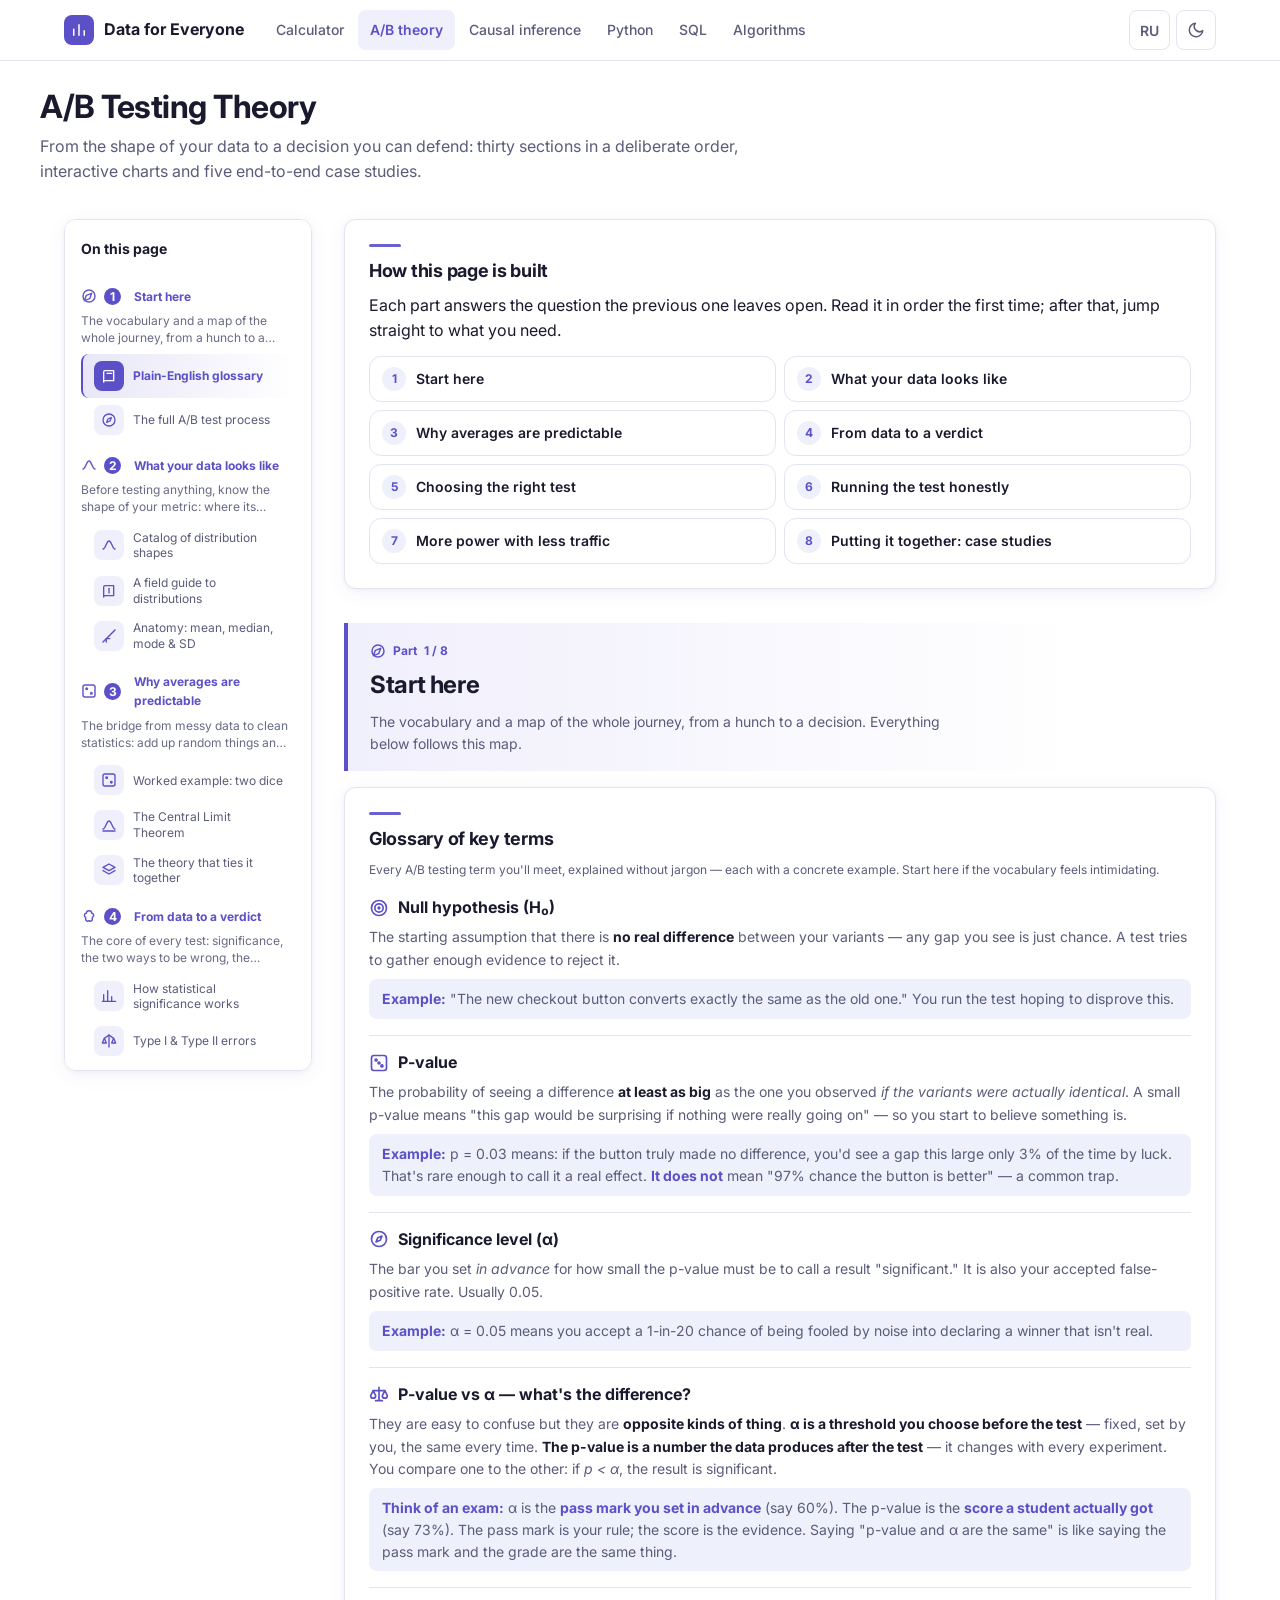
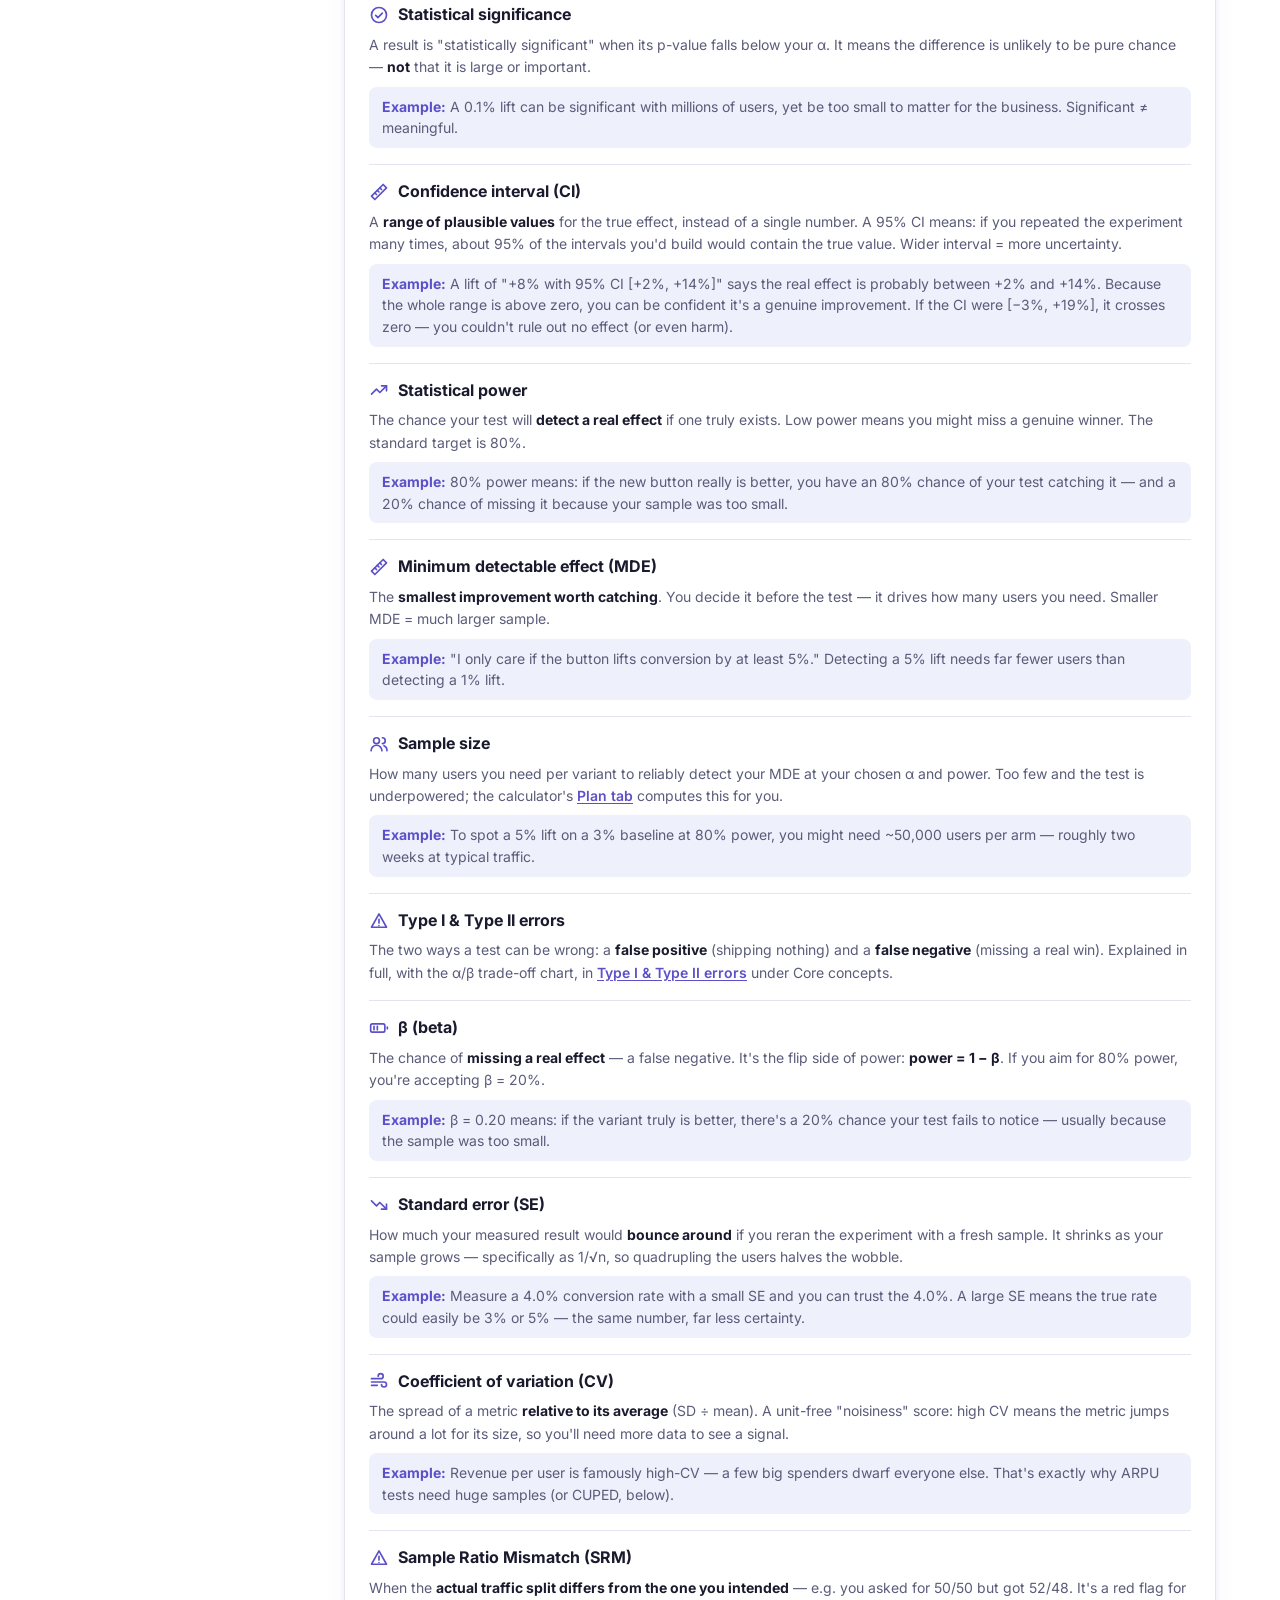
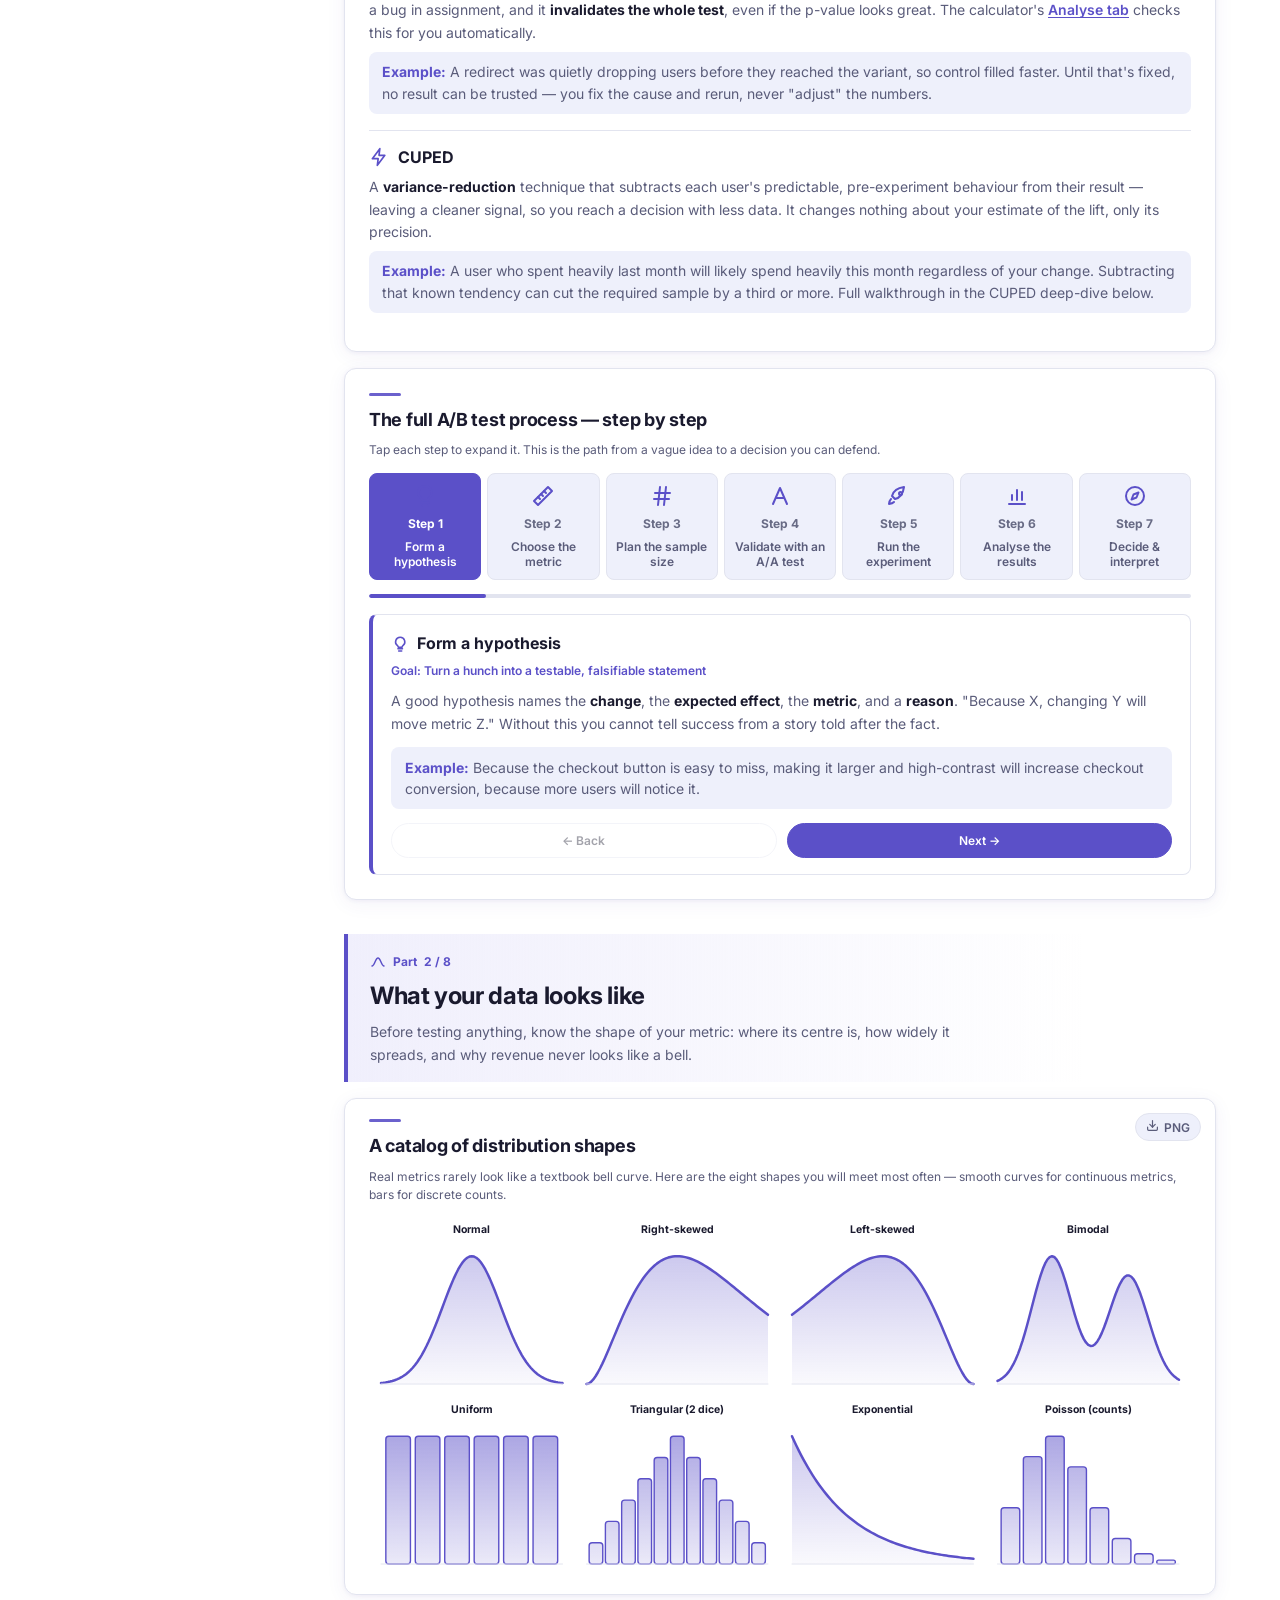
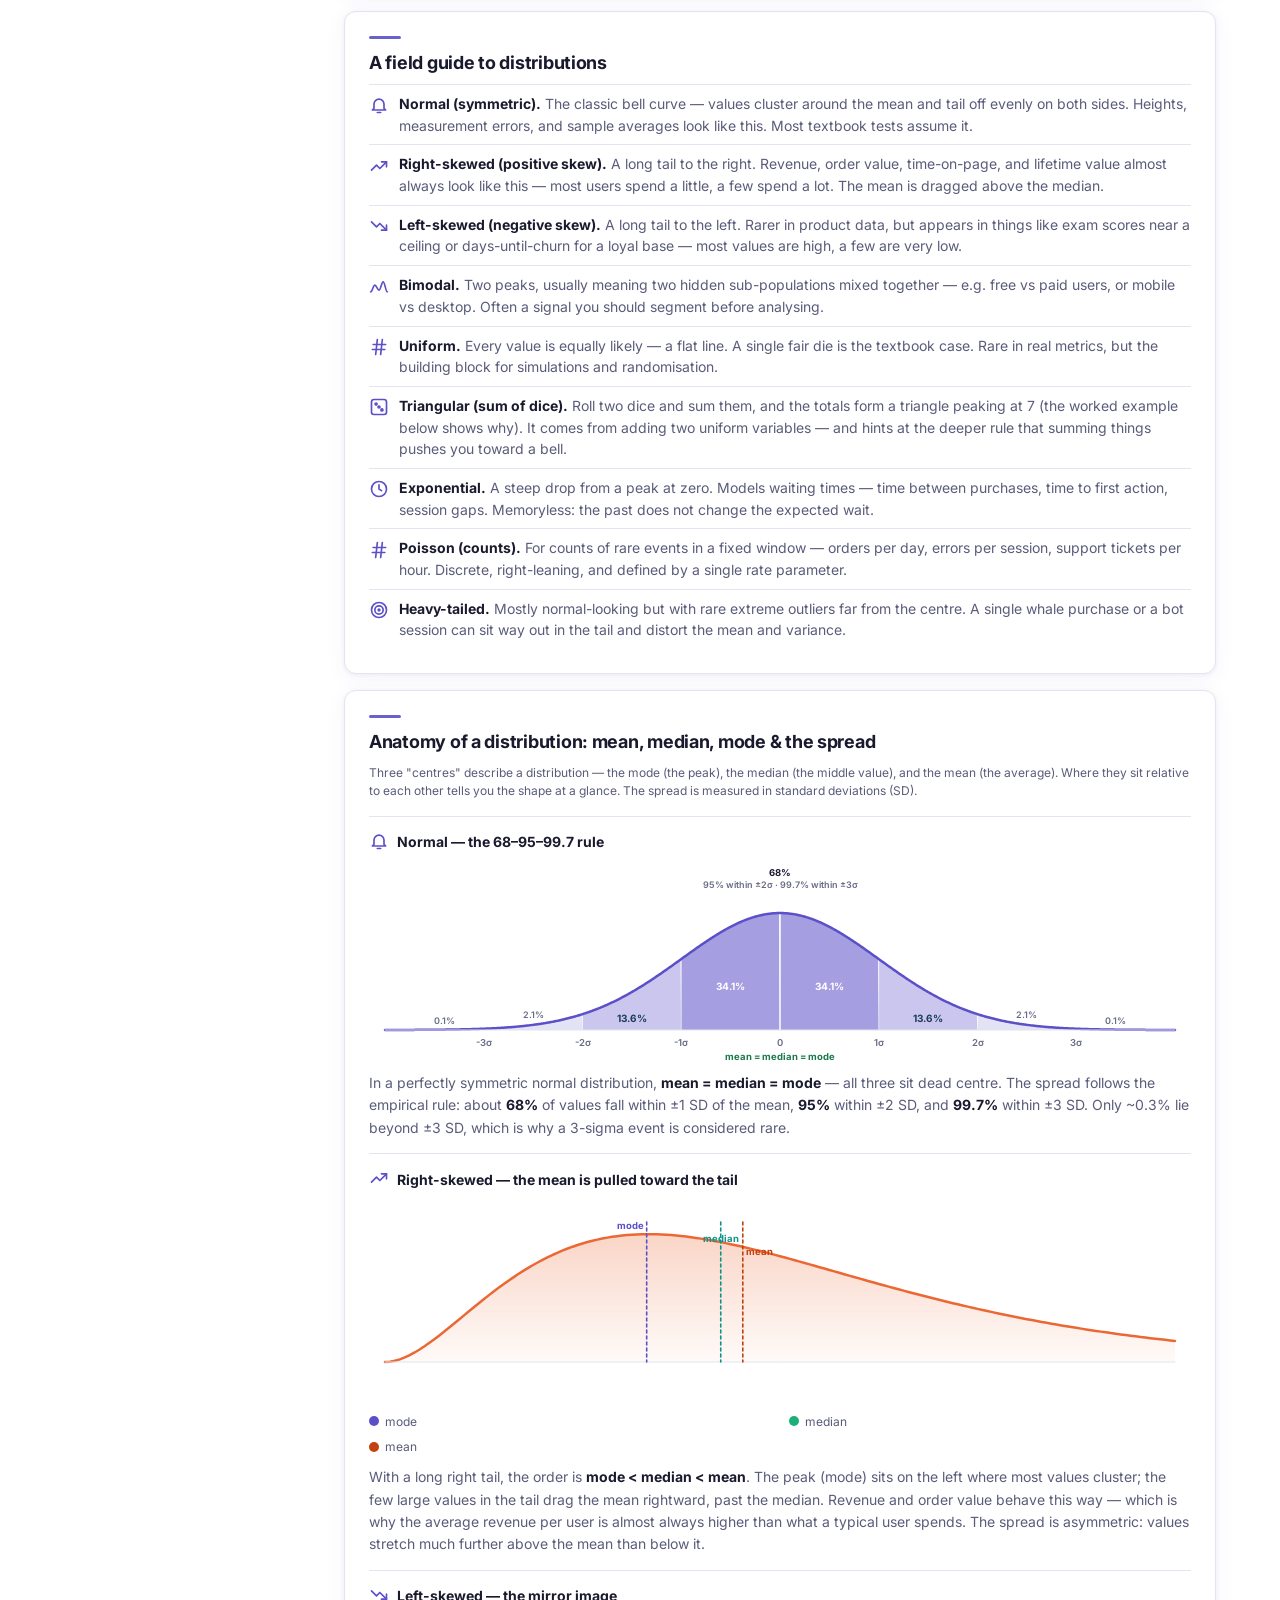
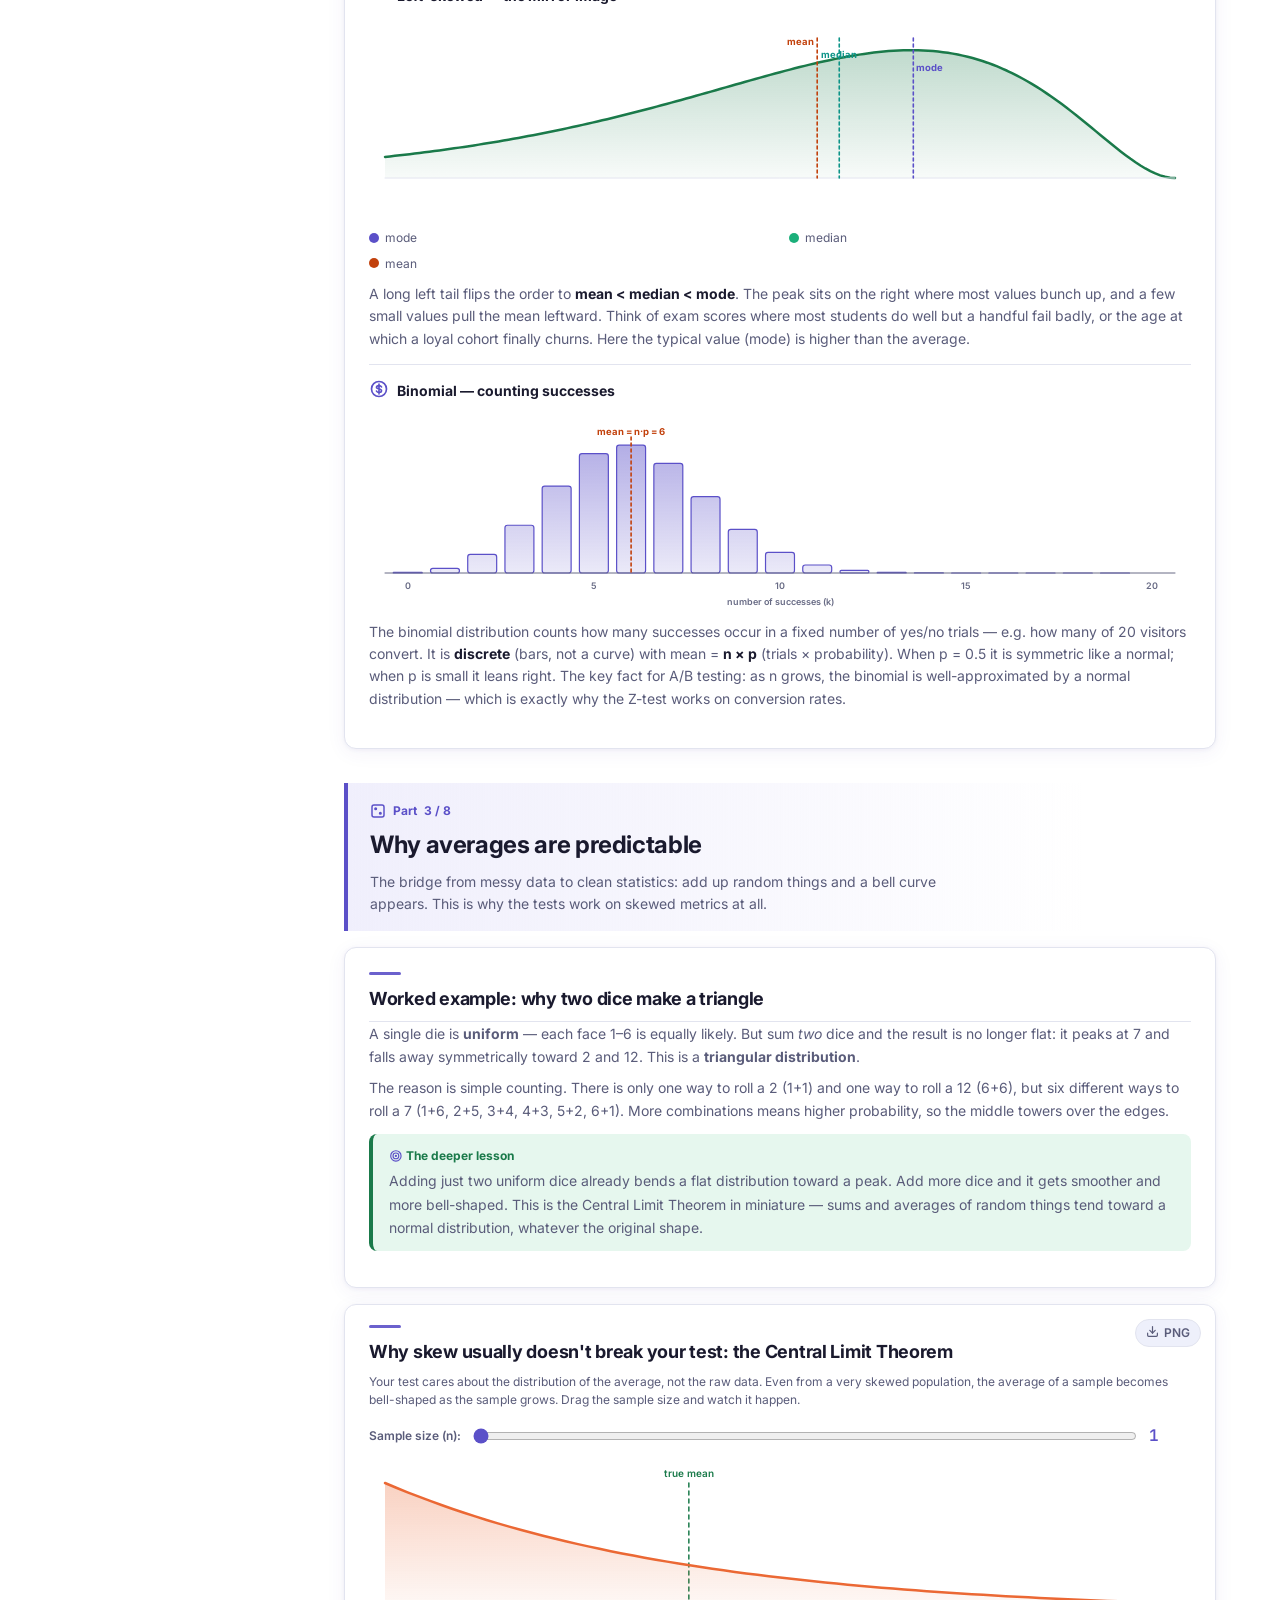
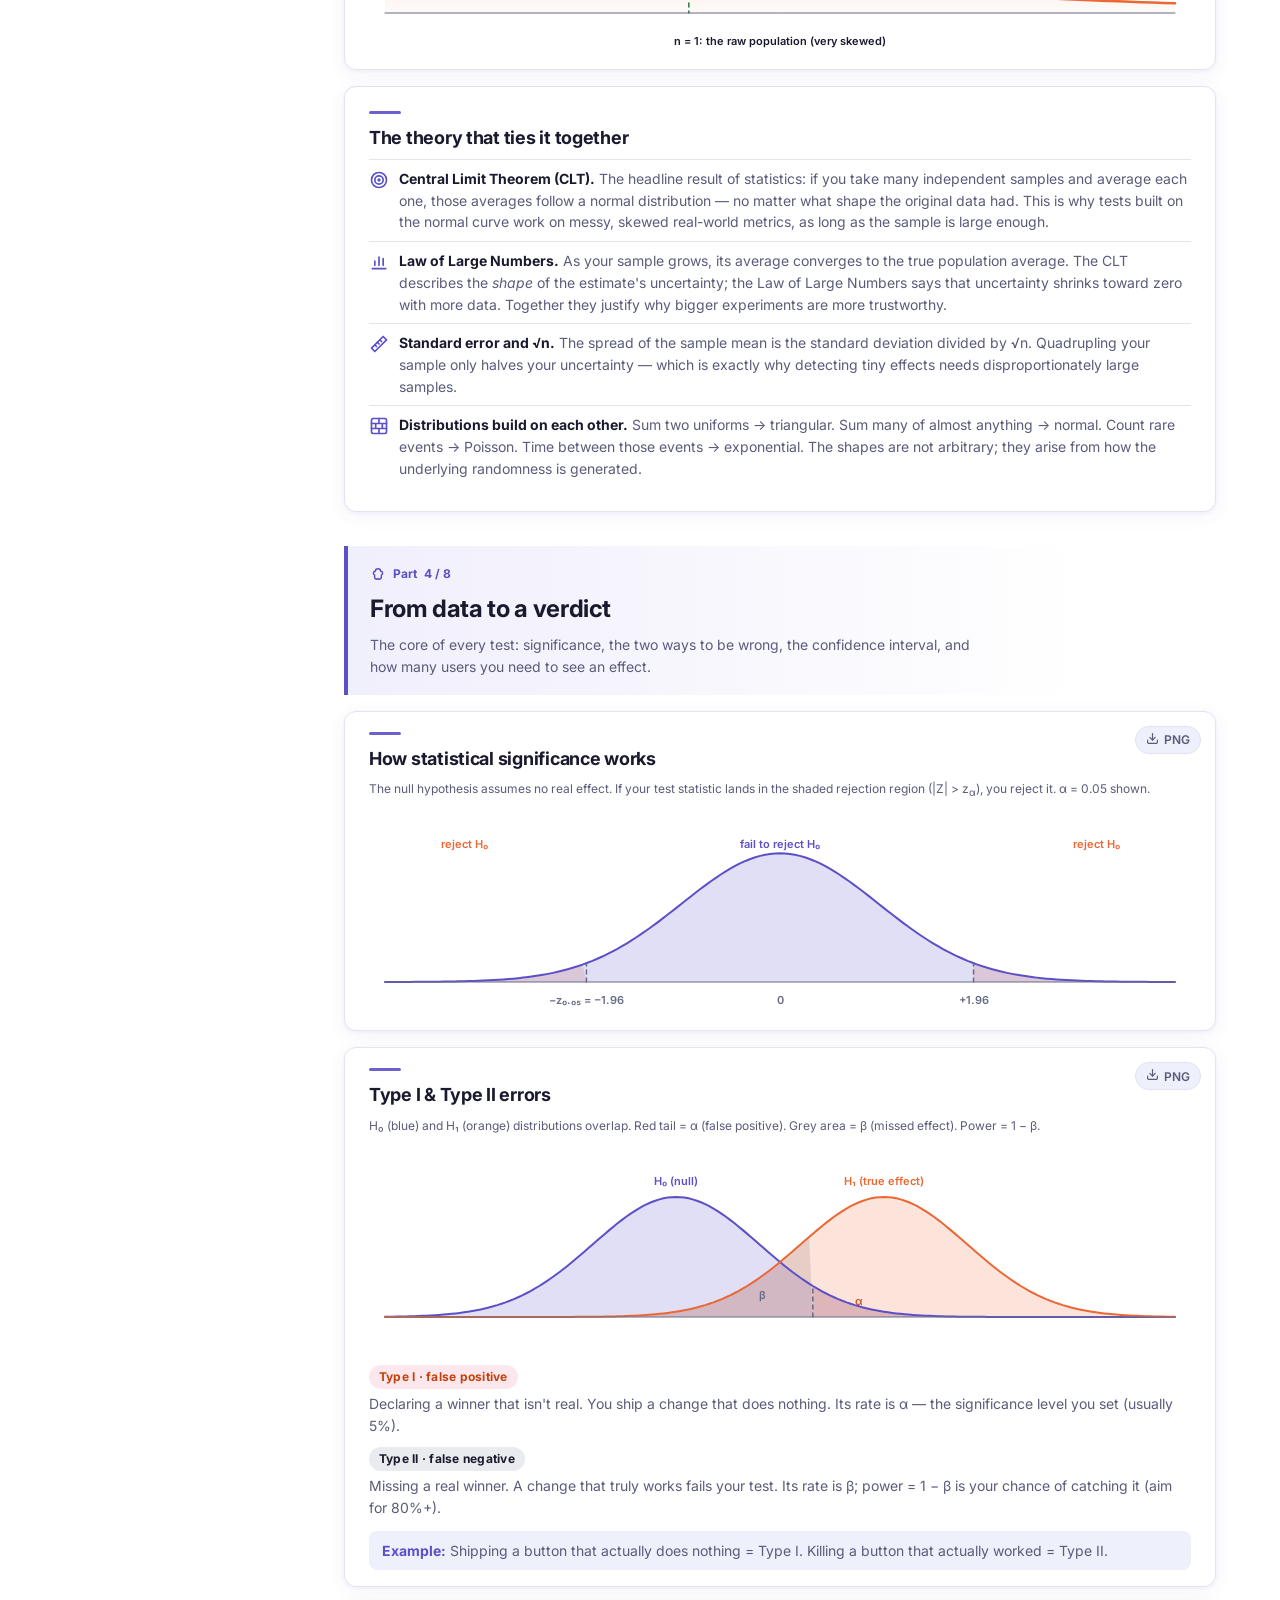
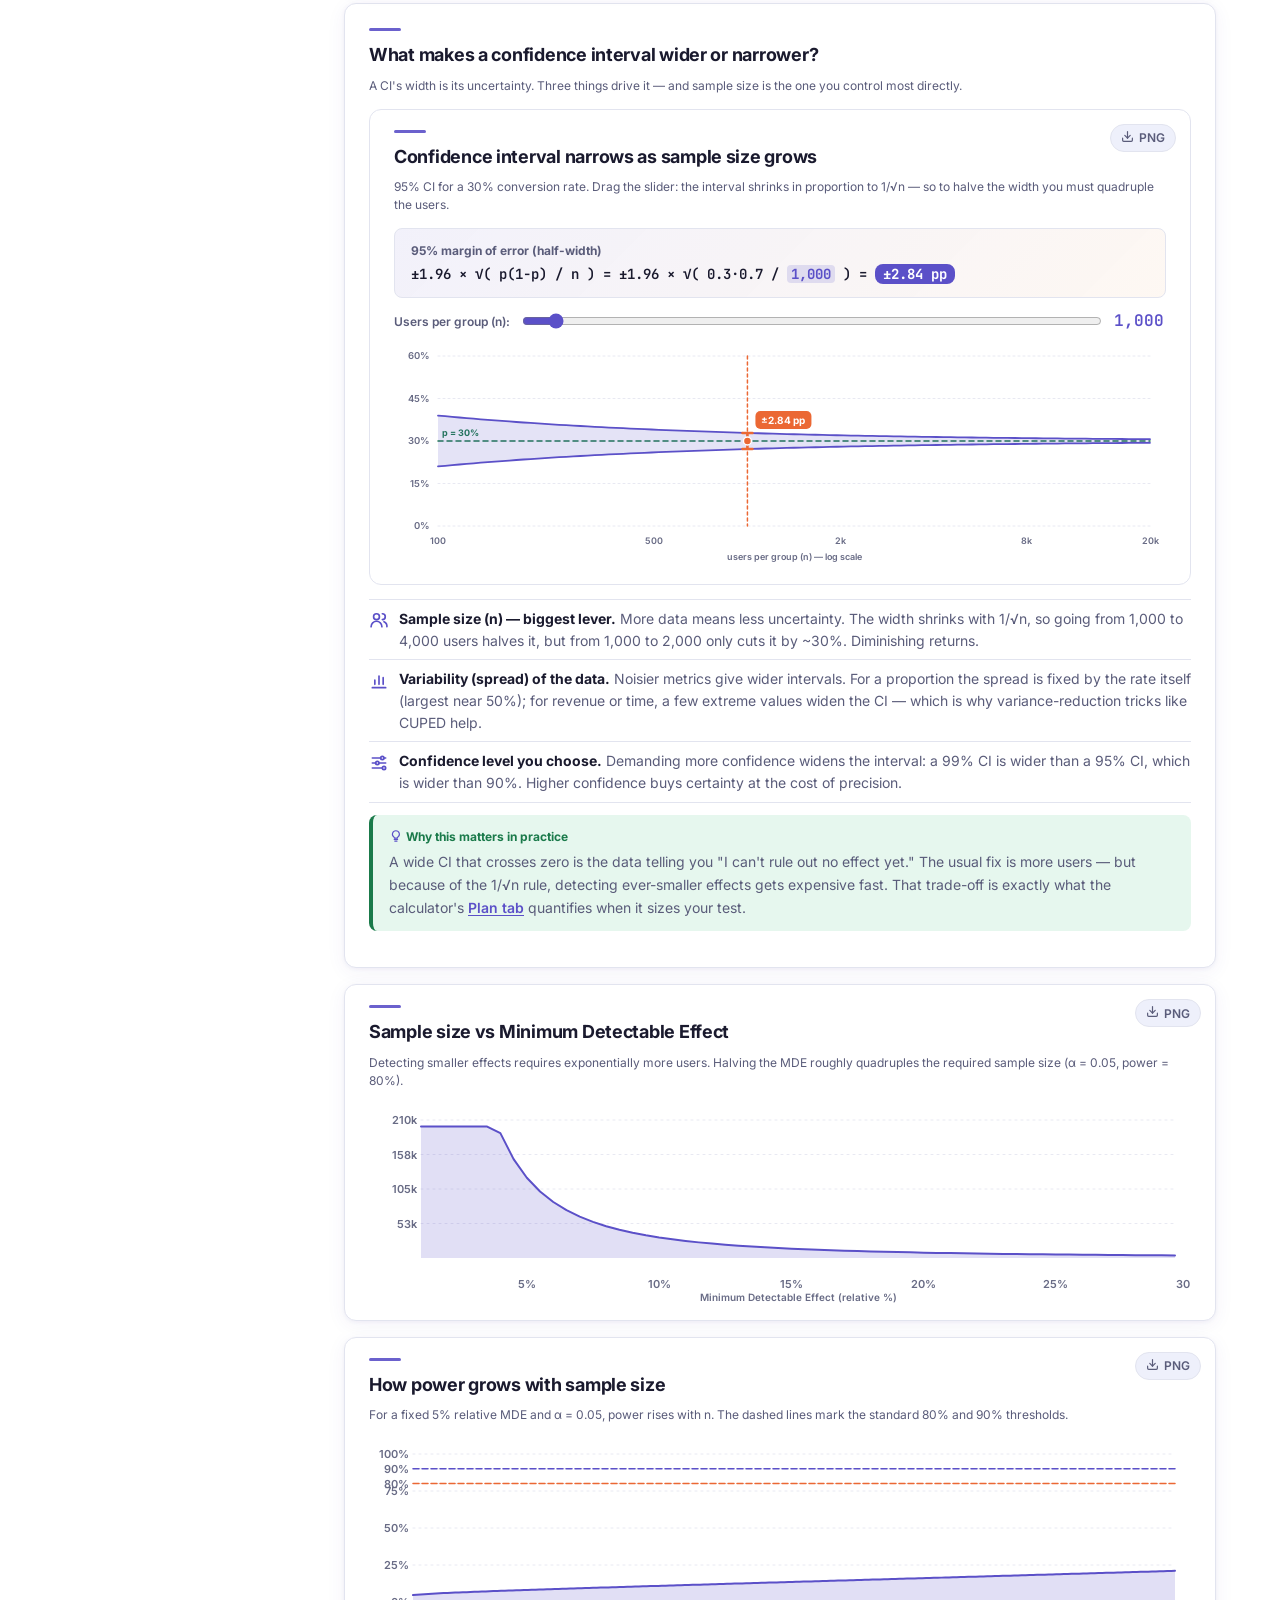
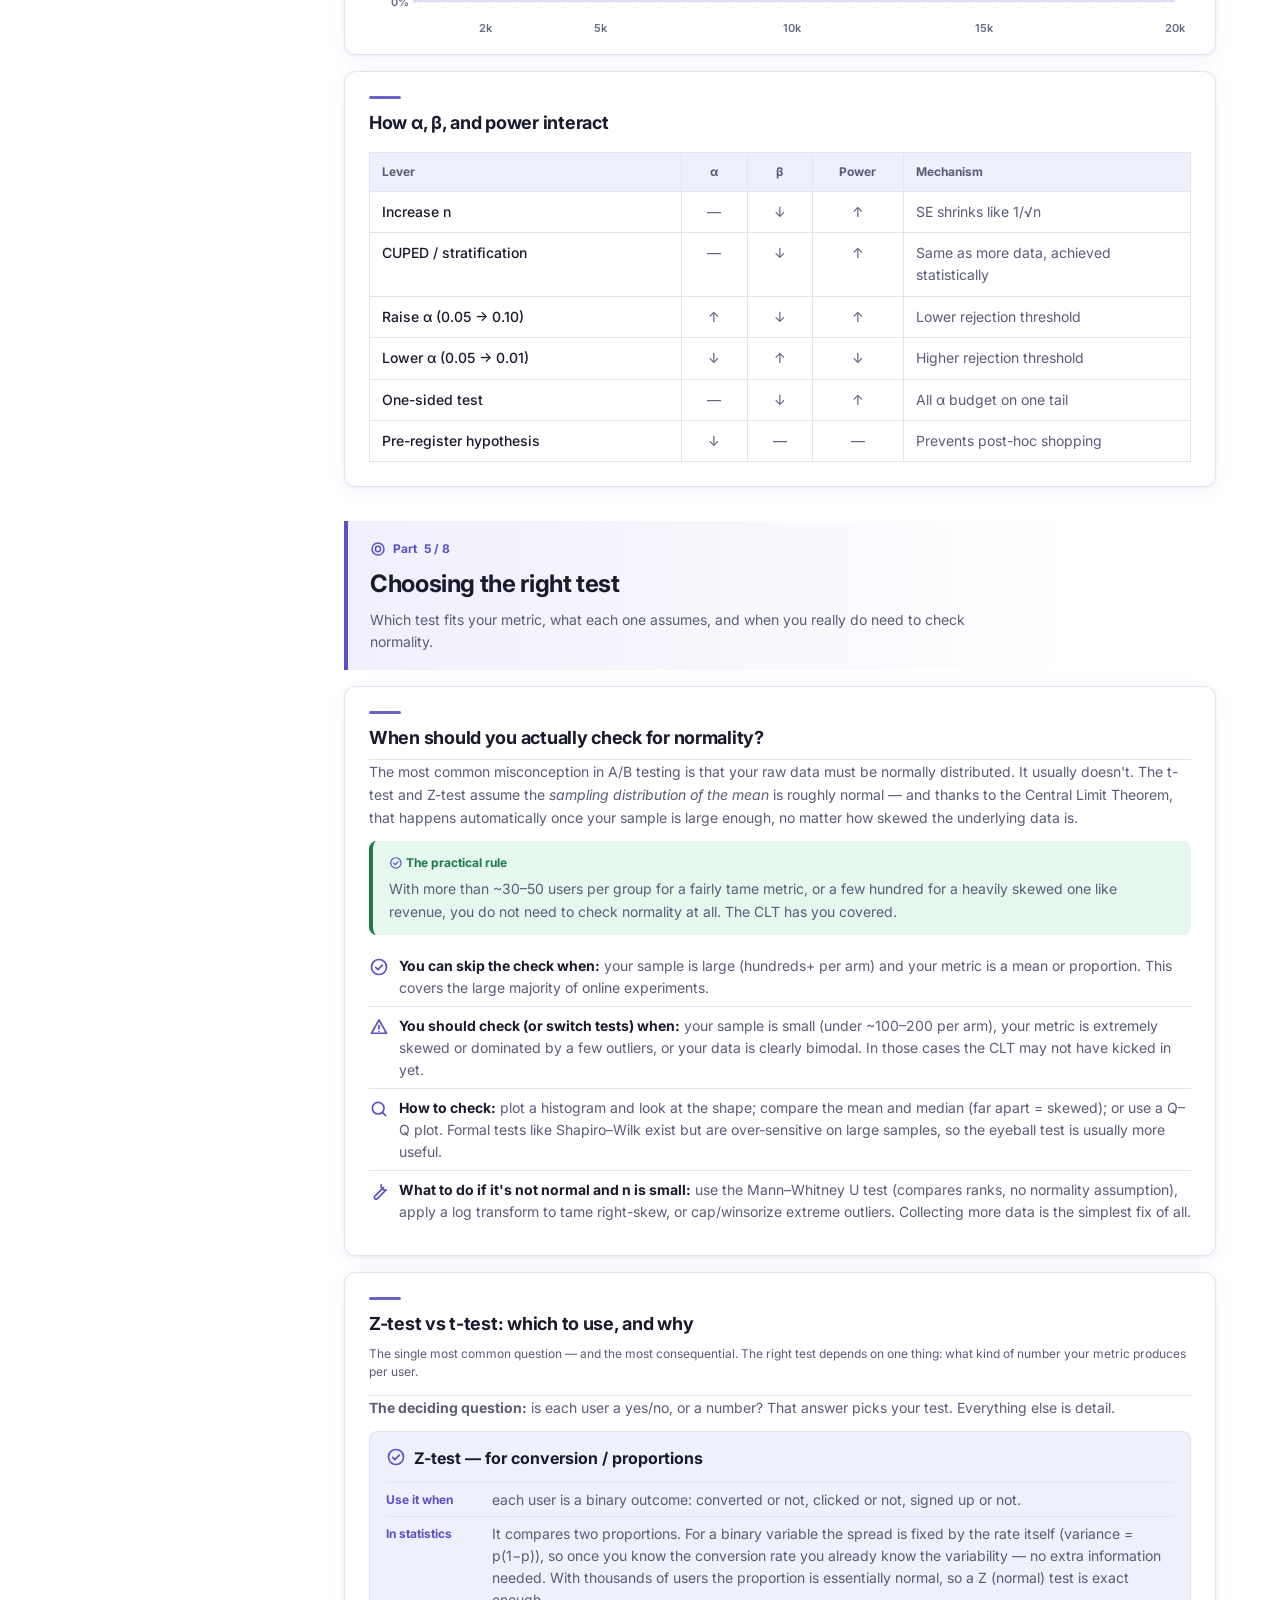
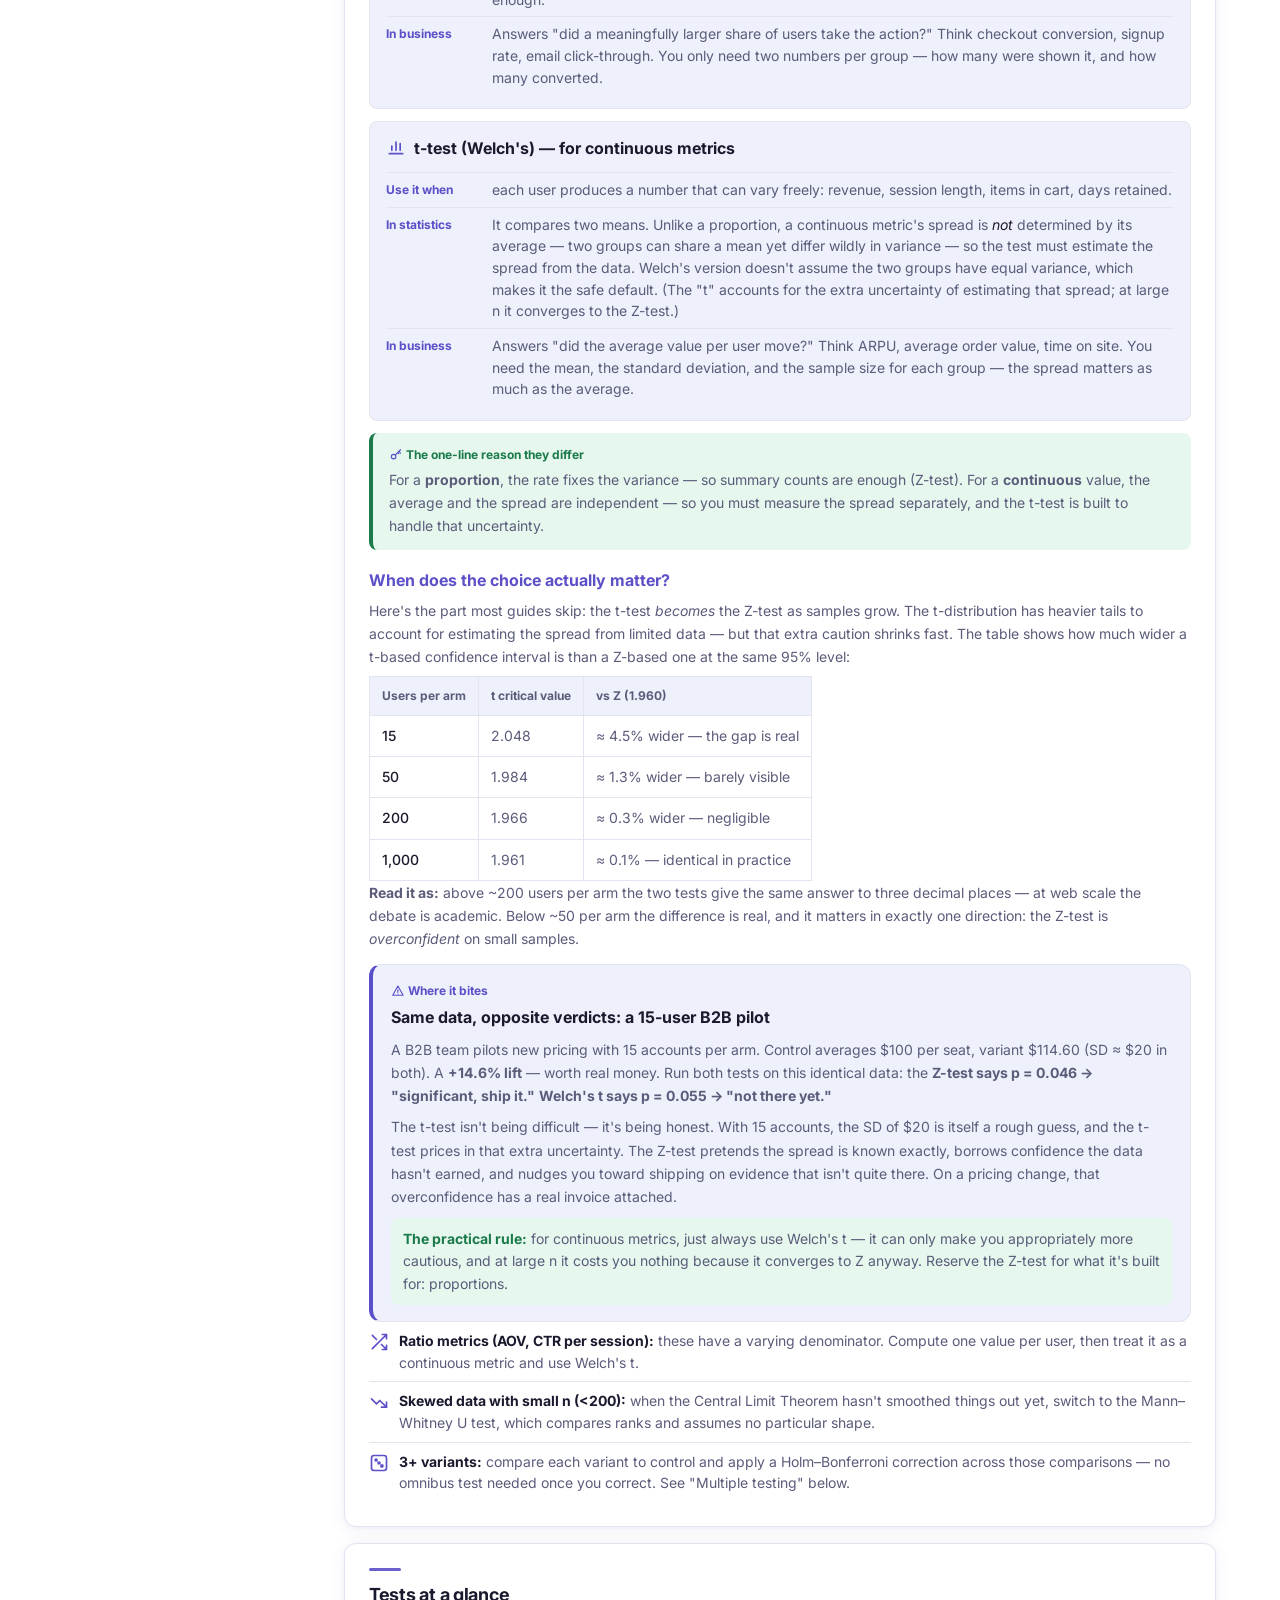
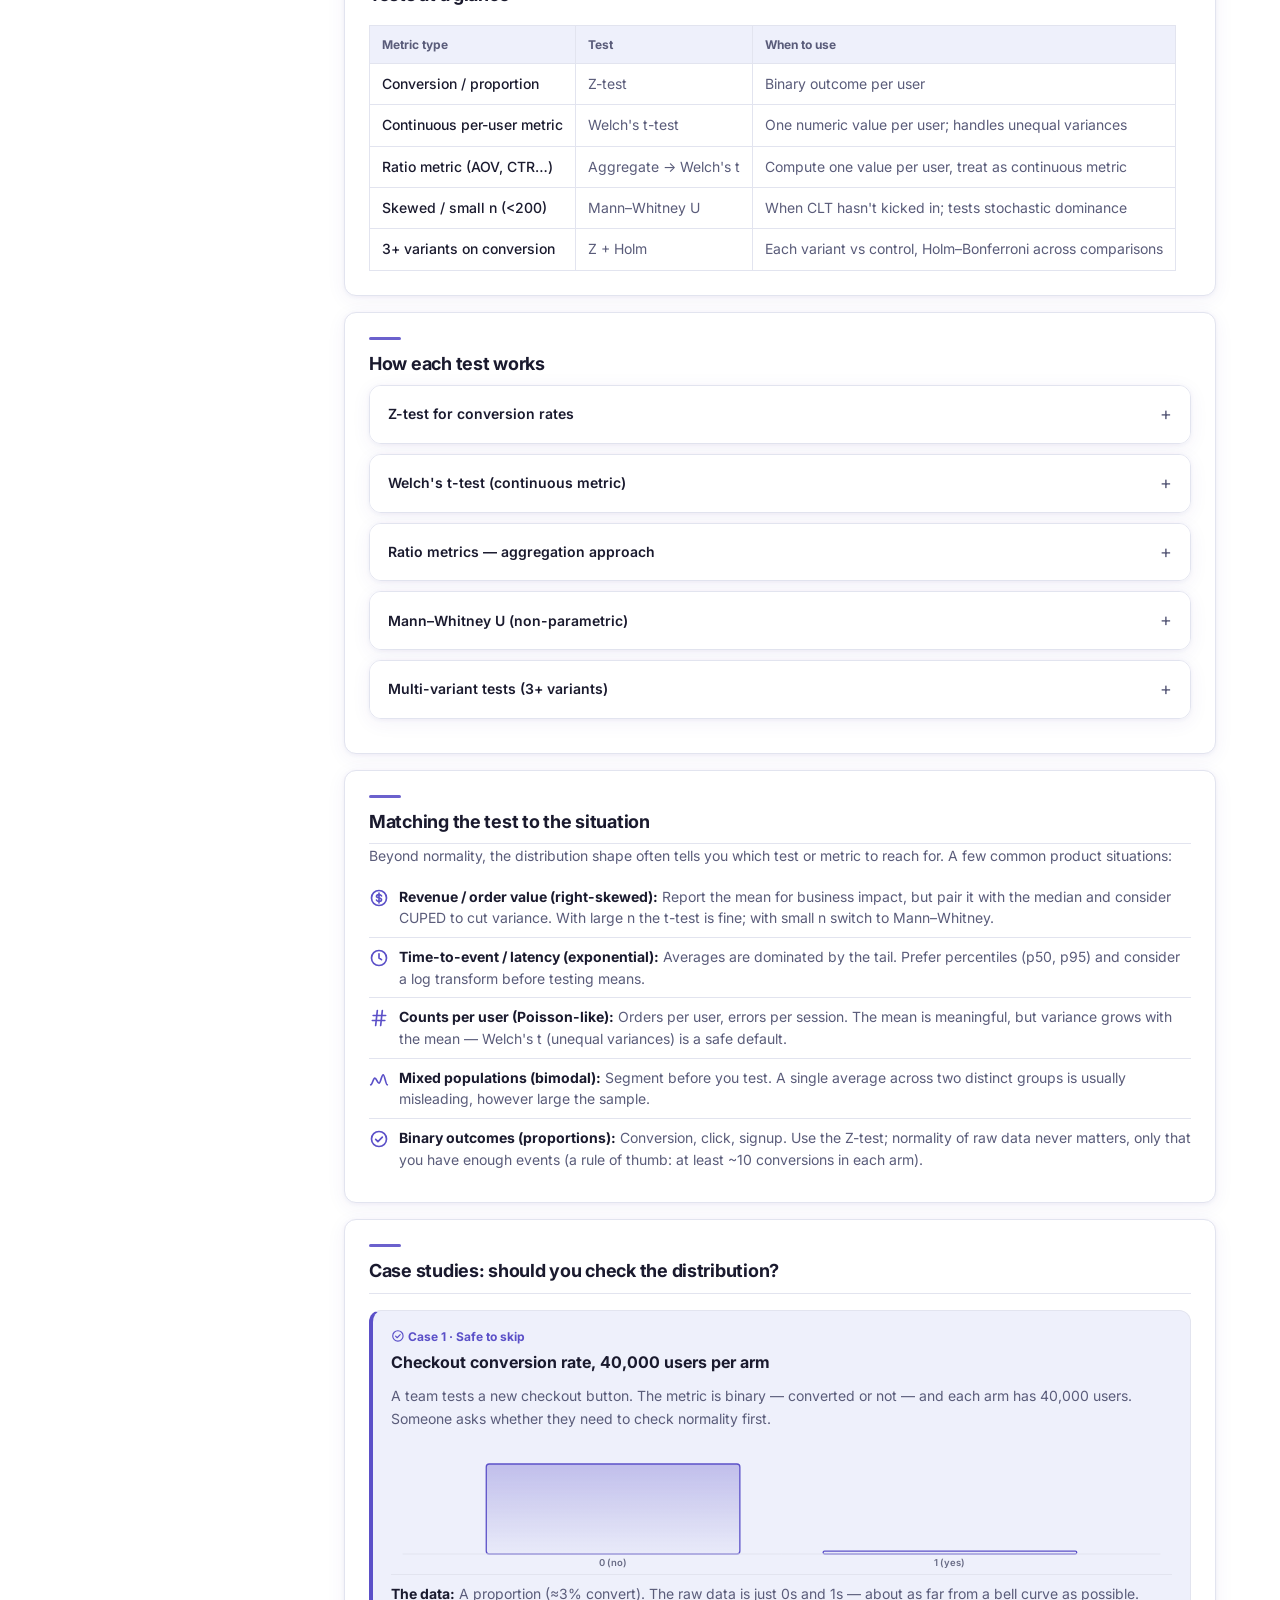
<file: ab-theory.html>
<!DOCTYPE html>
<html lang="en">
<head>
<meta charset="UTF-8">
<meta name="viewport" content="width=device-width, initial-scale=1.0">
<meta name="color-scheme" content="light dark">
<meta name="supported-color-schemes" content="light dark">
<title>A/B Testing Theory: Significance, Power, CUPED and Case Studies</title>
<meta name="description" content="A/B testing explained in a deliberate order: distributions, the Central Limit Theorem, p-values, errors, confidence intervals, power, choosing the right test, peeking, multiple testing, CUPED, the delta method and five end-to-end case studies. Free, bilingual.">
<meta name="author" content="Andrei Amirov">
<meta name="robots" content="index, follow">
<link rel="canonical" href="https://data-for-everyone.com/ab-theory.html">
<link rel="icon" href="favicon.ico" sizes="any">
<link rel="icon" type="image/png" sizes="32x32" href="favicon-32x32.png">
<link rel="icon" type="image/png" sizes="16x16" href="favicon-16x16.png">
<link rel="apple-touch-icon" href="apple-touch-icon.png">
<meta property="og:type" content="article">
<meta property="og:title" content="A/B Testing Theory: Significance, Power, CUPED and Case Studies">
<meta property="og:description" content="A/B testing explained in a deliberate order: distributions, the Central Limit Theorem, p-values, errors, confidence intervals, power, choosing the right test, peeking, multiple testing, CUPED, the delta method and five end-to-end case studies. Free, bilingual.">
<meta property="og:url" content="https://data-for-everyone.com/ab-theory.html">
<meta property="og:image" content="https://data-for-everyone.com/og-image.png">
<meta property="og:site_name" content="Data for Everyone">
<meta name="twitter:card" content="summary_large_image">
<meta name="twitter:title" content="A/B Testing Theory: Significance, Power, CUPED and Case Studies">
<meta name="twitter:description" content="A/B testing explained in a deliberate order: distributions, the Central Limit Theorem, p-values, errors, confidence intervals, power, choosing the right test, peeking, multiple testing, CUPED, the delta method and five end-to-end case studies. Free, bilingual.">
<meta name="twitter:image" content="https://data-for-everyone.com/og-image.png">
<script type="application/ld+json">
{
  "@context": "https://schema.org",
  "@type": "FAQPage",
  "mainEntity": [
    {
      "@type": "Question",
      "name": "What is a p-value in A/B testing?",
      "acceptedAnswer": { "@type": "Answer", "text": "A p-value is the probability of seeing a difference at least as large as the one observed if the two variants were actually identical. A small p-value (typically below 0.05) means the result is unlikely to be due to chance alone." }
    },
    {
      "@type": "Question",
      "name": "How do I calculate the sample size for an A/B test?",
      "acceptedAnswer": { "@type": "Answer", "text": "Sample size depends on your baseline rate, the minimum detectable effect you care about, the significance level (alpha) and the desired statistical power. This calculator computes it for you and estimates test duration from your traffic." }
    },
    {
      "@type": "Question",
      "name": "What is a confidence interval?",
      "acceptedAnswer": { "@type": "Answer", "text": "A confidence interval is a range of plausible values for the true effect. A 95% confidence interval means that if the experiment were repeated many times, about 95% of such intervals would contain the true value." }
    }
  ]
}
</script>
<link rel="preconnect" href="https://fonts.googleapis.com">
<link href="https://fonts.googleapis.com/css2?family=Inter:wght@400;500;600;700&family=JetBrains+Mono:wght@400;500&display=swap" rel="stylesheet">
<link rel="stylesheet" href="styles.css?v=fd9df2bb">
</head>
<body class="theory-page">
<!--TOPBAR--><div class="topbar"><div class="topbar-in"><a class="tb-brand" href="index.html"><span class="tb-logo"><svg class="ic" width="18" height="18" viewBox="0 0 24 24" fill="none" stroke="currentColor" stroke-width="2" stroke-linecap="round" stroke-linejoin="round" aria-hidden="true"><path d="M5 19v-8M12 19V5M19 19v-6"/></svg></span><span data-i18n="home_brand">Data for Everyone</span></a><nav class="tb-nav" aria-label="Sections"><a class="tb-link" href="ab-testing.html"><span data-i18n="tb_calc">Calculator</span></a><a class="tb-link on" href="ab-theory.html" aria-current="page"><span data-i18n="tb_theory">A/B theory</span></a><a class="tb-link" href="causal.html"><span data-i18n="tb_causal">Causal inference</span></a><a class="tb-link" href="python.html"><span data-i18n="tb_py">Python</span></a><a class="tb-link" href="sql.html"><span data-i18n="tb_sql">SQL</span></a><a class="tb-link" href="algorithms.html"><span data-i18n="tb_alg">Algorithms</span></a></nav><div class="tb-ctrl"><button class="tb-btn lang-toggle" onclick="toggleLang()" aria-label="Switch language" id="lang-btn"><span id="lang-label">RU</span></button><button class="tb-btn theme-toggle" onclick="toggleTheme()" aria-label="Dark" title="Dark"><span class="theme-toggle-icon" id="theme-icon"><svg class="ic" width="18" height="18" viewBox="0 0 24 24" fill="none" stroke="currentColor" stroke-width="2" stroke-linecap="round" stroke-linejoin="round" aria-hidden="true"><path d="M21 12.8A9 9 0 1 1 11.2 3a7 7 0 0 0 9.8 9.8z"/></svg></span><span class="sr-only" id="theme-label" data-i18n="theme_dark">Dark</span></button></div></div></div><!--/TOPBAR-->
<header class="site-header">
  <div class="site-header-inner">
    <nav class="crumbs" aria-label="Breadcrumb">
        <a href="index.html" data-i18n="home_brand">Data for Everyone</a>
        <span class="crumb-sep" aria-hidden="true">/</span>
        <span class="crumb-cur" data-i18n="th_title">A/B Testing Theory</span>
      </nav>
    <div class="site-header-row">
      <h1 data-i18n="th_title">A/B Testing Theory</h1>
    </div>
    <p data-i18n="th_sub">From the shape of your data to a decision you can defend: thirty sections in a deliberate order, interactive charts and five end-to-end case studies.</p>
  </div>
</header>

<!-- The wrapper keeps the id the shared scripts expect (charts.js / app.js draw only inside an active #tab-reference) -->
<div id="tab-reference" class="tab-panel active">
<main id="main-content">
<div class="ref-layout">

  <aside class="toc-sidebar" id="toc-sidebar">
    <div class="toc-sidebar-inner">
      <button class="toc-mobile-toggle" id="toc-mobile-toggle" aria-expanded="false">
        <span data-i18n="toc_title">On this page</span>
        <svg class="toc-chevron" viewBox="0 0 24 24" fill="none" stroke="currentColor" stroke-width="2.4" stroke-linecap="round" stroke-linejoin="round"><polyline points="6 9 12 15 18 9"/></svg>
      </button>
      <nav class="toc-nav" id="toc-nav">
        <div class="toc-sidebar-title" data-i18n="toc_title">On this page</div>
        <div class="toc-group-h"><span class="toc-g-ic"><svg width="16" height="16" viewBox="0 0 24 24" fill="none" stroke="currentColor" stroke-width="2.2" stroke-linecap="round" stroke-linejoin="round"><path d="M5 19l3-8 8-3-3 8z"/><circle cx="12" cy="12" r="9"/></svg></span><span class="toc-part-n">1</span><span data-i18n="th_p1">Start here</span></div>
        <div class="toc-group-desc" data-i18n="th_p1_desc">The vocabulary and a map of the whole journey, from a hunch to a decision. Everything below follows this map.</div>
        <a class="toc-link" href="#sec-glossary"><span class="toc-ic"><svg width="16" height="16" viewBox="0 0 24 24" fill="none" stroke="currentColor" stroke-width="2" stroke-linecap="round" stroke-linejoin="round"><path d="M4 19V6a2 2 0 0 1 2-2h13v15H6a2 2 0 0 0-2 2z"/><path d="M9 8h7"/></svg></span><span data-i18n="toc_glossary_short">Plain-English glossary</span></a>
        <a class="toc-link" href="#sec-process"><span class="toc-ic"><svg width="16" height="16" viewBox="0 0 24 24" fill="none" stroke="currentColor" stroke-width="2" stroke-linecap="round" stroke-linejoin="round"><circle cx="12" cy="12" r="9"/><polygon points="15.5 8.5 10.5 10.5 8.5 15.5 13.5 13.5"/></svg></span><span data-i18n="toc_process_short">The full A/B test process</span></a>
        <div class="toc-group-h"><span class="toc-g-ic"><svg width="16" height="16" viewBox="0 0 24 24" fill="none" stroke="currentColor" stroke-width="2.2" stroke-linecap="round" stroke-linejoin="round"><path d="M3 18c4 0 5-12 9-12s5 12 9 12"/></svg></span><span class="toc-part-n">2</span><span data-i18n="th_p2">What your data looks like</span></div>
        <div class="toc-group-desc" data-i18n="th_p2_desc">Before testing anything, know the shape of your metric: where its centre is, how widely it spreads, and why revenue never looks like a bell.</div>
        <a class="toc-link" href="#sec-distshapes"><span class="toc-ic"><svg width="16" height="16" viewBox="0 0 24 24" fill="none" stroke="currentColor" stroke-width="2" stroke-linecap="round" stroke-linejoin="round"><path d="M3 18c4 0 5-12 9-12s5 12 9 12"/></svg></span><span data-i18n="toc_distshapes_short">Catalog of distribution shapes</span></a>
        <a class="toc-link" href="#sec-fieldguide"><span class="toc-ic"><svg width="16" height="16" viewBox="0 0 24 24" fill="none" stroke="currentColor" stroke-width="2" stroke-linecap="round" stroke-linejoin="round"><path d="M4 19V6a2 2 0 0 1 2-2h13v15H6a2 2 0 0 0-2 2z"/><path d="M12 8v7"/></svg></span><span data-i18n="ref_disttypes_title">A field guide to distributions</span></a>
        <a class="toc-link" href="#sec-anatomy"><span class="toc-ic"><svg width="16" height="16" viewBox="0 0 24 24" fill="none" stroke="currentColor" stroke-width="2" stroke-linecap="round" stroke-linejoin="round"><path d="M3 21L21 3"/><path d="M8 21v-5h5"/></svg></span><span data-i18n="toc_anatomy_short">Anatomy: mean, median, mode &amp; SD</span></a>
        <div class="toc-group-h"><span class="toc-g-ic"><svg width="16" height="16" viewBox="0 0 24 24" fill="none" stroke="currentColor" stroke-width="2.2" stroke-linecap="round" stroke-linejoin="round"><rect x="3" y="3" width="18" height="18" rx="3"/><circle cx="8.5" cy="8.5" r="1.2"/><circle cx="15.5" cy="15.5" r="1.2"/></svg></span><span class="toc-part-n">3</span><span data-i18n="th_p3">Why averages are predictable</span></div>
        <div class="toc-group-desc" data-i18n="th_p3_desc">The bridge from messy data to clean statistics: add up random things and a bell curve appears. This is why the tests work on skewed metrics at all.</div>
        <a class="toc-link" href="#sec-dice"><span class="toc-ic"><svg width="16" height="16" viewBox="0 0 24 24" fill="none" stroke="currentColor" stroke-width="2" stroke-linecap="round" stroke-linejoin="round"><rect x="3" y="3" width="18" height="18" rx="3"/><circle cx="8.5" cy="8.5" r="1.2"/><circle cx="15.5" cy="15.5" r="1.2"/></svg></span><span data-i18n="toc_dice_short">Worked example: two dice</span></a>
        <a class="toc-link" href="#sec-clt"><span class="toc-ic"><svg width="16" height="16" viewBox="0 0 24 24" fill="none" stroke="currentColor" stroke-width="2" stroke-linecap="round" stroke-linejoin="round"><path d="M3 18c4 0 5-12 9-12s5 12 9 12"/><path d="M3 21h18"/></svg></span><span data-i18n="toc_clt_short">The Central Limit Theorem</span></a>
        <a class="toc-link" href="#sec-theory"><span class="toc-ic"><svg width="16" height="16" viewBox="0 0 24 24" fill="none" stroke="currentColor" stroke-width="2" stroke-linecap="round" stroke-linejoin="round"><path d="M12 3l9 5-9 5-9-5z"/><path d="M3 13l9 5 9-5"/></svg></span><span data-i18n="ref_theory_title">The theory that ties it together</span></a>
        <div class="toc-group-h"><span class="toc-g-ic"><svg width="16" height="16" viewBox="0 0 24 24" fill="none" stroke="currentColor" stroke-width="2.2" stroke-linecap="round" stroke-linejoin="round"><path d="M12 4a4 4 0 0 0-4 4 3 3 0 0 0-1 5.8V17a3 3 0 0 0 5 2 3 3 0 0 0 5-2v-3.2A3 3 0 0 0 16 8a4 4 0 0 0-4-4z"/></svg></span><span class="toc-part-n">4</span><span data-i18n="th_p4">From data to a verdict</span></div>
        <div class="toc-group-desc" data-i18n="th_p4_desc">The core of every test: significance, the two ways to be wrong, the confidence interval, and how many users you need to see an effect.</div>
        <a class="toc-link" href="#sec-significance"><span class="toc-ic"><svg width="16" height="16" viewBox="0 0 24 24" fill="none" stroke="currentColor" stroke-width="2" stroke-linecap="round" stroke-linejoin="round"><path d="M4 20V10M10 20V4M16 20v-7M22 20h-20"/></svg></span><span data-i18n="ref_chart1_title">How statistical significance works</span></a>
        <a class="toc-link" href="#sec-errors"><span class="toc-ic"><svg width="16" height="16" viewBox="0 0 24 24" fill="none" stroke="currentColor" stroke-width="2" stroke-linecap="round" stroke-linejoin="round"><path d="M12 3v18"/><path d="M5 8l7-5 7 5"/><path d="M5 8l-3 7h6z"/><path d="M19 8l-3 7h6z"/></svg></span><span data-i18n="ref_chart2_title">Type I &amp; Type II errors</span></a>
        <a class="toc-link" href="#sec-ci-factors"><span class="toc-ic"><svg width="16" height="16" viewBox="0 0 24 24" fill="none" stroke="currentColor" stroke-width="2" stroke-linecap="round" stroke-linejoin="round"><path d="M4 12h16"/><path d="M7 8v8M17 8v8"/></svg></span><span data-i18n="toc_cifac_short">What widens a confidence interval</span></a>
        <a class="toc-link" href="#sec-samplesize"><span class="toc-ic"><svg width="16" height="16" viewBox="0 0 24 24" fill="none" stroke="currentColor" stroke-width="2" stroke-linecap="round" stroke-linejoin="round"><path d="M3 21L21 3"/><path d="M14 3h7v7"/></svg></span><span data-i18n="toc_samplesize_short">Sample size vs MDE</span></a>
        <a class="toc-link" href="#sec-power"><span class="toc-ic"><svg width="16" height="16" viewBox="0 0 24 24" fill="none" stroke="currentColor" stroke-width="2" stroke-linecap="round" stroke-linejoin="round"><rect x="5" y="3" width="14" height="18" rx="2"/><path d="M9 14h6v4H9z"/></svg></span><span data-i18n="ref_chart4_title">How power grows with sample size</span></a>
        <a class="toc-link" href="#sec-abp"><span class="toc-ic"><svg width="16" height="16" viewBox="0 0 24 24" fill="none" stroke="currentColor" stroke-width="2" stroke-linecap="round" stroke-linejoin="round"><path d="M4 21v-7M4 10V3M12 21v-9M12 8V3M20 21v-5M20 12V3"/><path d="M1 14h6M9 8h6M17 16h6"/></svg></span><span data-i18n="ref_abp_title">How α, β, and power interact</span></a>
        <div class="toc-group-h"><span class="toc-g-ic"><svg width="16" height="16" viewBox="0 0 24 24" fill="none" stroke="currentColor" stroke-width="2.2" stroke-linecap="round" stroke-linejoin="round"><circle cx="12" cy="12" r="9"/><circle cx="12" cy="12" r="4"/></svg></span><span class="toc-part-n">5</span><span data-i18n="th_p5">Choosing the right test</span></div>
        <div class="toc-group-desc" data-i18n="th_p5_desc">Which test fits your metric, what each one assumes, and when you really do need to check normality.</div>
        <a class="toc-link" href="#sec-checknorm"><span class="toc-ic"><svg width="16" height="16" viewBox="0 0 24 24" fill="none" stroke="currentColor" stroke-width="2" stroke-linecap="round" stroke-linejoin="round"><circle cx="11" cy="11" r="7"/><path d="M20 20l-3.5-3.5"/><path d="M8 11h6"/></svg></span><span data-i18n="toc_checknorm_short">When to check for normality</span></a>
        <a class="toc-link" href="#sec-choose"><span class="toc-ic"><svg width="16" height="16" viewBox="0 0 24 24" fill="none" stroke="currentColor" stroke-width="2" stroke-linecap="round" stroke-linejoin="round"><circle cx="12" cy="12" r="9"/><circle cx="12" cy="12" r="4"/><circle cx="12" cy="12" r="1"/></svg></span><span data-i18n="toc_choose_short">Z-test vs t-test: which and why</span></a>
        <a class="toc-link" href="#sec-tests"><span class="toc-ic"><svg width="16" height="16" viewBox="0 0 24 24" fill="none" stroke="currentColor" stroke-width="2" stroke-linecap="round" stroke-linejoin="round"><rect x="3" y="4" width="18" height="16" rx="2"/><path d="M3 10h18M9 10v10"/></svg></span><span data-i18n="ref_tests_title">Tests at a glance</span></a>
        <a class="toc-link" href="#sec-how"><span class="toc-ic"><svg width="16" height="16" viewBox="0 0 24 24" fill="none" stroke="currentColor" stroke-width="2" stroke-linecap="round" stroke-linejoin="round"><circle cx="11" cy="11" r="7"/><path d="M20 20l-3.5-3.5"/></svg></span><span data-i18n="ref_how_title">How each test works</span></a>
        <a class="toc-link" href="#sec-usecases"><span class="toc-ic"><svg width="16" height="16" viewBox="0 0 24 24" fill="none" stroke="currentColor" stroke-width="2" stroke-linecap="round" stroke-linejoin="round"><path d="M9 11l3 3 8-8"/><path d="M21 12v7a2 2 0 0 1-2 2H5a2 2 0 0 1-2-2V5a2 2 0 0 1 2-2h11"/></svg></span><span data-i18n="toc_usecases_short">Matching the test to the situation</span></a>
        <a class="toc-link" href="#sec-distcases"><span class="toc-ic"><svg width="16" height="16" viewBox="0 0 24 24" fill="none" stroke="currentColor" stroke-width="2" stroke-linecap="round" stroke-linejoin="round"><rect x="4" y="3" width="16" height="18" rx="2"/><path d="M8 8h8M8 12h8M8 16h5"/></svg></span><span data-i18n="toc_distcases_short">Case studies: checking distributions</span></a>
        <div class="toc-group-h"><span class="toc-g-ic"><svg width="16" height="16" viewBox="0 0 24 24" fill="none" stroke="currentColor" stroke-width="2.2" stroke-linecap="round" stroke-linejoin="round"><path d="M12 3l8 4v5c0 5-3.5 8-8 9-4.5-1-8-4-8-9V7z"/></svg></span><span class="toc-part-n">6</span><span data-i18n="th_p6">Running the test honestly</span></div>
        <div class="toc-group-desc" data-i18n="th_p6_desc">Most experiments break during the run, not in the maths: a broken split, peeking at results, too many comparisons at once.</div>
        <a class="toc-link" href="#sec-lifecycle"><span class="toc-ic"><svg width="16" height="16" viewBox="0 0 24 24" fill="none" stroke="currentColor" stroke-width="2" stroke-linecap="round" stroke-linejoin="round"><path d="M21 12a9 9 0 1 1-3-6.7"/><path d="M21 3v6h-6"/></svg></span><span data-i18n="ref_lifecycle_title">The experiment lifecycle</span></a>
        <a class="toc-link" href="#sec-aatest"><span class="toc-ic"><svg width="16" height="16" viewBox="0 0 24 24" fill="none" stroke="currentColor" stroke-width="2" stroke-linecap="round" stroke-linejoin="round"><path d="M5 20l6-15h2l6 15"/><path d="M8 14h8"/></svg></span><span data-i18n="toc_aatest_short">Before launch: the A/A test</span></a>
        <a class="toc-link" href="#sec-split"><span class="toc-ic"><svg width="16" height="16" viewBox="0 0 24 24" fill="none" stroke="currentColor" stroke-width="2" stroke-linecap="round" stroke-linejoin="round"><path d="M12 3v18"/><path d="M5 8l-3 7h6zM19 8l-3 7h6z"/></svg></span><span data-i18n="toc_split_short">Unequal traffic splits (e.g. 90/10)</span></a>
        <a class="toc-link" href="#sec-peeking"><span class="toc-ic"><svg width="16" height="16" viewBox="0 0 24 24" fill="none" stroke="currentColor" stroke-width="2" stroke-linecap="round" stroke-linejoin="round"><path d="M2 12s3.5-6 10-6 10 6 10 6-3.5 6-10 6-10-6-10-6z"/><circle cx="12" cy="12" r="2.5"/></svg></span><span data-i18n="toc_peeking_short">Why peeking inflates errors</span></a>
        <a class="toc-link" href="#sec-multiple"><span class="toc-ic"><svg width="16" height="16" viewBox="0 0 24 24" fill="none" stroke="currentColor" stroke-width="2" stroke-linecap="round" stroke-linejoin="round"><rect x="3" y="5" width="18" height="14" rx="2"/><path d="M9 5v14M15 5v14"/></svg></span><span data-i18n="toc_multiple_short">Multiple testing & error inflation</span></a>
        <a class="toc-link" href="#sec-limits"><span class="toc-ic"><svg width="16" height="16" viewBox="0 0 24 24" fill="none" stroke="currentColor" stroke-width="2" stroke-linecap="round" stroke-linejoin="round"><path d="M10.3 3.9L1.8 18a2 2 0 0 0 1.7 3h17a2 2 0 0 0 1.7-3L13.7 3.9a2 2 0 0 0-3.4 0z"/><path d="M12 9v4M12 17h.01"/></svg></span><span data-i18n="ref_limits_title">Limitations &amp; how to overcome them</span></a>
        <div class="toc-group-h"><span class="toc-g-ic"><svg width="16" height="16" viewBox="0 0 24 24" fill="none" stroke="currentColor" stroke-width="2.2" stroke-linecap="round" stroke-linejoin="round"><path d="M6 4l12 12"/><path d="M18 4L6 16"/><circle cx="6" cy="18" r="2.5"/><circle cx="18" cy="18" r="2.5"/></svg></span><span class="toc-part-n">7</span><span data-i18n="th_p7">More power with less traffic</span></div>
        <div class="toc-group-desc" data-i18n="th_p7_desc">Once the basics are solid: CUPED removes noise so you need fewer users, and the delta method gives ratio metrics an honest error bar.</div>
        <a class="toc-link" href="#sec-cuped"><span class="toc-ic"><svg width="16" height="16" viewBox="0 0 24 24" fill="none" stroke="currentColor" stroke-width="2" stroke-linecap="round" stroke-linejoin="round"><path d="M3 17c4 0 5-10 9-10s5 10 9 10"/><path d="M3 21h18"/></svg></span><span data-i18n="toc_cuped_short">CUPED variance reduction</span></a>
        <a class="toc-link" href="#sec-cuped-deep"><span class="toc-ic"><svg width="16" height="16" viewBox="0 0 24 24" fill="none" stroke="currentColor" stroke-width="2" stroke-linecap="round" stroke-linejoin="round"><path d="M8 6h13M8 12h13M8 18h13"/><path d="M3 6h.01M3 12h.01M3 18h.01"/></svg></span><span data-i18n="toc_cuped_deep">CUPED, step by step</span></a>
        <a class="toc-link" href="#sec-delta"><span class="toc-ic"><svg width="16" height="16" viewBox="0 0 24 24" fill="none" stroke="currentColor" stroke-width="2" stroke-linecap="round" stroke-linejoin="round"><path d="M12 4L3 20h18z"/></svg></span><span data-i18n="toc_delta_short">The delta method (ratio metrics)</span></a>
        <div class="toc-group-h"><span class="toc-g-ic"><svg width="16" height="16" viewBox="0 0 24 24" fill="none" stroke="currentColor" stroke-width="2.2" stroke-linecap="round" stroke-linejoin="round"><rect x="3" y="5" width="18" height="15" rx="2"/><path d="M7 5V3M17 5V3"/></svg></span><span class="toc-part-n">8</span><span data-i18n="th_p8">Putting it together: case studies</span></div>
        <div class="toc-group-desc" data-i18n="th_p8_desc">Five end-to-end stories that use everything above, each with a different metric — from the business problem to the final decision.</div>
        <a class="toc-link" href="#sec-cases"><span class="toc-ic"><svg width="16" height="16" viewBox="0 0 24 24" fill="none" stroke="currentColor" stroke-width="2" stroke-linecap="round" stroke-linejoin="round"><rect x="2" y="7" width="20" height="14" rx="2"/><path d="M16 21V5a2 2 0 0 0-2-2h-4a2 2 0 0 0-2 2v16"/></svg></span><span data-i18n="toc_cases_short">Worked examples (5 stories)</span></a>
      </nav>
    </div>
  </aside>

  <div class="ref-content">

  <div class="card th-route" id="sec-route"><div class="card-title" data-i18n="th_route_h">How this page is built</div><p data-i18n="th_route_p">Each part answers the question the previous one leaves open. Read it in order the first time; after that, jump straight to what you need.</p><div class="th-route-grid"><a class="th-route-item" href="#part-1"><span class="th-route-n">1</span><span class="th-route-t" data-i18n="th_p1">Start here</span></a><a class="th-route-item" href="#part-2"><span class="th-route-n">2</span><span class="th-route-t" data-i18n="th_p2">What your data looks like</span></a><a class="th-route-item" href="#part-3"><span class="th-route-n">3</span><span class="th-route-t" data-i18n="th_p3">Why averages are predictable</span></a><a class="th-route-item" href="#part-4"><span class="th-route-n">4</span><span class="th-route-t" data-i18n="th_p4">From data to a verdict</span></a><a class="th-route-item" href="#part-5"><span class="th-route-n">5</span><span class="th-route-t" data-i18n="th_p5">Choosing the right test</span></a><a class="th-route-item" href="#part-6"><span class="th-route-n">6</span><span class="th-route-t" data-i18n="th_p6">Running the test honestly</span></a><a class="th-route-item" href="#part-7"><span class="th-route-n">7</span><span class="th-route-t" data-i18n="th_p7">More power with less traffic</span></a><a class="th-route-item" href="#part-8"><span class="th-route-n">8</span><span class="th-route-t" data-i18n="th_p8">Putting it together: case studies</span></a></div></div>

  <div class="part-intro" id="part-1"><div class="part-kicker"><span class="part-ic"><svg width="16" height="16" viewBox="0 0 24 24" fill="none" stroke="currentColor" stroke-width="2.2" stroke-linecap="round" stroke-linejoin="round"><path d="M5 19l3-8 8-3-3 8z"/><circle cx="12" cy="12" r="9"/></svg></span><span data-i18n="th_part">Part</span> 1 / 8</div><h2 class="part-title" data-i18n="th_p1">Start here</h2><p class="part-desc" data-i18n="th_p1_desc">The vocabulary and a map of the whole journey, from a hunch to a decision. Everything below follows this map.</p></div>

  <div class="card" id="sec-glossary">
    <div class="card-title" data-i18n="ref_glossary_title">Glossary of key terms</div>
    <div class="chart-sub" style="margin-bottom:14px" data-i18n="ref_glossary_sub">Every A/B testing term you'll meet, explained without jargon — each with a concrete example. Start here if the vocabulary feels intimidating.</div>

    <div class="glossary">
      <div class="gloss-item">
        <div class="gloss-term"><span class="gloss-emoji"><svg class="ic" width="18" height="18" viewBox="0 0 24 24" fill="none" stroke="currentColor" stroke-width="2" stroke-linecap="round" stroke-linejoin="round" aria-hidden="true"><circle cx="12" cy="12" r="9"/><circle cx="12" cy="12" r="5"/><circle cx="12" cy="12" r="1"/></svg></span><span data-i18n="gl_null_t">Null hypothesis (H₀)</span></div>
        <div class="gloss-def" data-i18n="gl_null_d">The starting assumption that there is <strong>no real difference</strong> between your variants — any gap you see is just chance. A test tries to gather enough evidence to reject it.</div>
        <div class="gloss-eg"><strong data-i18n="gl_eg">Example:</strong> <span data-i18n="gl_null_e">"The new checkout button converts exactly the same as the old one." You run the test hoping to disprove this.</span></div>
      </div>

      <div class="gloss-item">
        <div class="gloss-term"><span class="gloss-emoji"><svg class="ic" width="18" height="18" viewBox="0 0 24 24" fill="none" stroke="currentColor" stroke-width="2" stroke-linecap="round" stroke-linejoin="round" aria-hidden="true"><rect x="3" y="3" width="18" height="18" rx="3"/><circle cx="8.5" cy="8.5" r="1.2"/><circle cx="15.5" cy="15.5" r="1.2"/><circle cx="12" cy="12" r="1.2"/></svg></span><span data-i18n="gl_pval_t">P-value</span></div>
        <div class="gloss-def" data-i18n="gl_pval_d">The probability of seeing a difference <strong>at least as big</strong> as the one you observed <em>if the variants were actually identical</em>. A small p-value means "this gap would be surprising if nothing were really going on" — so you start to believe something is.</div>
        <div class="gloss-eg"><strong data-i18n="gl_eg">Example:</strong> <span data-i18n="gl_pval_e">p = 0.03 means: if the button truly made no difference, you'd see a gap this large only 3% of the time by luck. That's rare enough to call it a real effect. <strong>It does not</strong> mean "97% chance the button is better" — a common trap.</span></div>
      </div>

      <div class="gloss-item">
        <div class="gloss-term"><span class="gloss-emoji"><svg class="ic" width="18" height="18" viewBox="0 0 24 24" fill="none" stroke="currentColor" stroke-width="2" stroke-linecap="round" stroke-linejoin="round" aria-hidden="true"><circle cx="12" cy="12" r="9"/><path d="M15.5 8.5l-2 5-5 2 2-5z"/></svg></span><span data-i18n="gl_alpha_t">Significance level (α)</span></div>
        <div class="gloss-def" data-i18n="gl_alpha_d">The bar you set <em>in advance</em> for how small the p-value must be to call a result "significant." It is also your accepted false-positive rate. Usually 0.05.</div>
        <div class="gloss-eg"><strong data-i18n="gl_eg">Example:</strong> <span data-i18n="gl_alpha_e">α = 0.05 means you accept a 1-in-20 chance of being fooled by noise into declaring a winner that isn't real.</span></div>
      </div>

      <div class="gloss-item">
        <div class="gloss-term"><span class="gloss-emoji"><svg class="ic" width="18" height="18" viewBox="0 0 24 24" fill="none" stroke="currentColor" stroke-width="2" stroke-linecap="round" stroke-linejoin="round" aria-hidden="true"><path d="M12 4v16M8 20h8M5 8h14"/><path d="M5 8l-3 6a3 3 0 0 0 6 0zM19 8l-3 6a3 3 0 0 0 6 0z"/></svg></span><span data-i18n="gl_vs_t">P-value vs α — what's the difference?</span></div>
        <div class="gloss-def" data-i18n="gl_vs_d">They are easy to confuse but they are <strong>opposite kinds of thing</strong>. <strong>α is a threshold you choose before the test</strong> — fixed, set by you, the same every time. <strong>The p-value is a number the data produces after the test</strong> — it changes with every experiment. You compare one to the other: if <em>p &lt; α</em>, the result is significant.</div>
        <div class="gloss-eg"><strong data-i18n="gl_vs_e_b">Think of an exam:</strong> <span data-i18n="gl_vs_e">α is the <strong>pass mark you set in advance</strong> (say 60%). The p-value is the <strong>score a student actually got</strong> (say 73%). The pass mark is your rule; the score is the evidence. Saying "p-value and α are the same" is like saying the pass mark and the grade are the same thing.</span></div>
      </div>

      <div class="gloss-item">
        <div class="gloss-term"><span class="gloss-emoji"><svg class="ic" width="18" height="18" viewBox="0 0 24 24" fill="none" stroke="currentColor" stroke-width="2" stroke-linecap="round" stroke-linejoin="round" aria-hidden="true"><circle cx="12" cy="12" r="9"/><path d="M8 12.5l2.7 2.7L16 9.8"/></svg></span><span data-i18n="gl_sig_t">Statistical significance</span></div>
        <div class="gloss-def" data-i18n="gl_sig_d">A result is "statistically significant" when its p-value falls below your α. It means the difference is unlikely to be pure chance — <strong>not</strong> that it is large or important.</div>
        <div class="gloss-eg"><strong data-i18n="gl_eg">Example:</strong> <span data-i18n="gl_sig_e">A 0.1% lift can be significant with millions of users, yet be too small to matter for the business. Significant ≠ meaningful.</span></div>
      </div>

      <div class="gloss-item">
        <div class="gloss-term"><span class="gloss-emoji"><svg class="ic" width="18" height="18" viewBox="0 0 24 24" fill="none" stroke="currentColor" stroke-width="2" stroke-linecap="round" stroke-linejoin="round" aria-hidden="true"><path d="M3 17L17 3l4 4L7 21z"/><path d="M7 13l2 2M10 10l2 2M13 7l2 2"/></svg></span><span data-i18n="gl_ci_t">Confidence interval (CI)</span></div>
        <div class="gloss-def" data-i18n="gl_ci_d">A <strong>range of plausible values</strong> for the true effect, instead of a single number. A 95% CI means: if you repeated the experiment many times, about 95% of the intervals you'd build would contain the true value. Wider interval = more uncertainty.</div>
        <div class="gloss-eg"><strong data-i18n="gl_ci_e">Example:</strong> <span data-i18n="gl_ci_e2">A lift of "+8% with 95% CI [+2%, +14%]" says the real effect is probably between +2% and +14%. Because the whole range is above zero, you can be confident it's a genuine improvement. If the CI were [−3%, +19%], it crosses zero — you couldn't rule out no effect (or even harm).</span></div>
      </div>

      <div class="gloss-item">
        <div class="gloss-term"><span class="gloss-emoji"><svg class="ic" width="18" height="18" viewBox="0 0 24 24" fill="none" stroke="currentColor" stroke-width="2" stroke-linecap="round" stroke-linejoin="round" aria-hidden="true"><path d="M3 17l6-6 4 4 8-8"/><path d="M15 7h6v6"/></svg></span><span data-i18n="gl_power_t">Statistical power</span></div>
        <div class="gloss-def" data-i18n="gl_power_d">The chance your test will <strong>detect a real effect</strong> if one truly exists. Low power means you might miss a genuine winner. The standard target is 80%.</div>
        <div class="gloss-eg"><strong data-i18n="gl_eg">Example:</strong> <span data-i18n="gl_power_e">80% power means: if the new button really is better, you have an 80% chance of your test catching it — and a 20% chance of missing it because your sample was too small.</span></div>
      </div>

      <div class="gloss-item">
        <div class="gloss-term"><span class="gloss-emoji"><svg class="ic" width="18" height="18" viewBox="0 0 24 24" fill="none" stroke="currentColor" stroke-width="2" stroke-linecap="round" stroke-linejoin="round" aria-hidden="true"><path d="M3 17L17 3l4 4L7 21z"/><path d="M7 13l2 2M10 10l2 2M13 7l2 2"/></svg></span><span data-i18n="gl_mde_t">Minimum detectable effect (MDE)</span></div>
        <div class="gloss-def" data-i18n="gl_mde_d">The <strong>smallest improvement worth catching</strong>. You decide it before the test — it drives how many users you need. Smaller MDE = much larger sample.</div>
        <div class="gloss-eg"><strong data-i18n="gl_eg">Example:</strong> <span data-i18n="gl_mde_e">"I only care if the button lifts conversion by at least 5%." Detecting a 5% lift needs far fewer users than detecting a 1% lift.</span></div>
      </div>

      <div class="gloss-item">
        <div class="gloss-term"><span class="gloss-emoji"><svg class="ic" width="18" height="18" viewBox="0 0 24 24" fill="none" stroke="currentColor" stroke-width="2" stroke-linecap="round" stroke-linejoin="round" aria-hidden="true"><circle cx="9" cy="8" r="3.5"/><path d="M2.5 20a6.5 6.5 0 0 1 13 0"/><path d="M16 4.5a3.5 3.5 0 0 1 0 7M18 14a6 6 0 0 1 3.5 6"/></svg></span><span data-i18n="gl_ss_t">Sample size</span></div>
        <div class="gloss-def" data-i18n="gl_ss_d">How many users you need per variant to reliably detect your MDE at your chosen α and power. Too few and the test is underpowered; the calculator's <a href="ab-testing.html?tab=plan">Plan tab</a> computes this for you.</div>
        <div class="gloss-eg"><strong data-i18n="gl_eg">Example:</strong> <span data-i18n="gl_ss_e">To spot a 5% lift on a 3% baseline at 80% power, you might need ~50,000 users per arm — roughly two weeks at typical traffic.</span></div>
      </div>

      <div class="gloss-item">
        <div class="gloss-term"><span class="gloss-emoji"><svg class="ic" width="18" height="18" viewBox="0 0 24 24" fill="none" stroke="currentColor" stroke-width="2" stroke-linecap="round" stroke-linejoin="round" aria-hidden="true"><path d="M12 3.5l9 16H3z"/><path d="M12 10v4.5M12 17.5v.01"/></svg></span><span data-i18n="gl_errors_t">Type I & Type II errors</span></div>
        <div class="gloss-def" data-i18n="gl_errors_xref">The two ways a test can be wrong: a <strong>false positive</strong> (shipping nothing) and a <strong>false negative</strong> (missing a real win). Explained in full, with the α/β trade-off chart, in <a href="#sec-errors">Type I &amp; Type II errors</a> under Core concepts.</div>
      </div>

      <div class="gloss-item">
        <div class="gloss-term"><span class="gloss-emoji"><svg class="ic" width="18" height="18" viewBox="0 0 24 24" fill="none" stroke="currentColor" stroke-width="2" stroke-linecap="round" stroke-linejoin="round" aria-hidden="true"><rect x="2" y="7" width="17" height="10" rx="2"/><path d="M22 11v2M6 10v4M10 10v4"/></svg></span><span data-i18n="gl_beta_t">β (beta)</span></div>
        <div class="gloss-def" data-i18n="gl_beta_d">The chance of <strong>missing a real effect</strong> — a false negative. It's the flip side of power: <strong>power = 1 − β</strong>. If you aim for 80% power, you're accepting β = 20%.</div>
        <div class="gloss-eg"><strong data-i18n="gl_eg">Example:</strong> <span data-i18n="gl_beta_e">β = 0.20 means: if the variant truly is better, there's a 20% chance your test fails to notice — usually because the sample was too small.</span></div>
      </div>

      <div class="gloss-item">
        <div class="gloss-term"><span class="gloss-emoji"><svg class="ic" width="18" height="18" viewBox="0 0 24 24" fill="none" stroke="currentColor" stroke-width="2" stroke-linecap="round" stroke-linejoin="round" aria-hidden="true"><path d="M3 7l6 6 4-4 8 8"/><path d="M15 17h6v-6"/></svg></span><span data-i18n="gl_se_t">Standard error (SE)</span></div>
        <div class="gloss-def" data-i18n="gl_se_d">How much your measured result would <strong>bounce around</strong> if you reran the experiment with a fresh sample. It shrinks as your sample grows — specifically as 1/√n, so quadrupling the users halves the wobble.</div>
        <div class="gloss-eg"><strong data-i18n="gl_eg">Example:</strong> <span data-i18n="gl_se_e">Measure a 4.0% conversion rate with a small SE and you can trust the 4.0%. A large SE means the true rate could easily be 3% or 5% — the same number, far less certainty.</span></div>
      </div>

      <div class="gloss-item">
        <div class="gloss-term"><span class="gloss-emoji"><svg class="ic" width="18" height="18" viewBox="0 0 24 24" fill="none" stroke="currentColor" stroke-width="2" stroke-linecap="round" stroke-linejoin="round" aria-hidden="true"><path d="M3 8h11a3 3 0 1 0-3-3M3 12h15a3 3 0 1 1-3 3M3 16h7"/></svg></span><span data-i18n="gl_cv_t">Coefficient of variation (CV)</span></div>
        <div class="gloss-def" data-i18n="gl_cv_d">The spread of a metric <strong>relative to its average</strong> (SD ÷ mean). A unit-free "noisiness" score: high CV means the metric jumps around a lot for its size, so you'll need more data to see a signal.</div>
        <div class="gloss-eg"><strong data-i18n="gl_eg">Example:</strong> <span data-i18n="gl_cv_e">Revenue per user is famously high-CV — a few big spenders dwarf everyone else. That's exactly why ARPU tests need huge samples (or CUPED, below).</span></div>
      </div>

      <div class="gloss-item">
        <div class="gloss-term"><span class="gloss-emoji"><svg class="ic" width="18" height="18" viewBox="0 0 24 24" fill="none" stroke="currentColor" stroke-width="2" stroke-linecap="round" stroke-linejoin="round" aria-hidden="true"><path d="M12 3.5l9 16H3z"/><path d="M12 10v4.5M12 17.5v.01"/></svg></span><span data-i18n="gl_srm_t">Sample Ratio Mismatch (SRM)</span></div>
        <div class="gloss-def" data-i18n="gl_srm_d">When the <strong>actual traffic split differs from the one you intended</strong> — e.g. you asked for 50/50 but got 52/48. It's a red flag for a bug in assignment, and it <strong>invalidates the whole test</strong>, even if the p-value looks great. The calculator's <a href="ab-testing.html?tab=analyse">Analyse tab</a> checks this for you automatically.</div>
        <div class="gloss-eg"><strong data-i18n="gl_eg">Example:</strong> <span data-i18n="gl_srm_e">A redirect was quietly dropping users before they reached the variant, so control filled faster. Until that's fixed, no result can be trusted — you fix the cause and rerun, never "adjust" the numbers.</span></div>
      </div>

      <div class="gloss-item">
        <div class="gloss-term"><span class="gloss-emoji"><svg class="ic" width="18" height="18" viewBox="0 0 24 24" fill="none" stroke="currentColor" stroke-width="2" stroke-linecap="round" stroke-linejoin="round" aria-hidden="true"><path d="M13 2L4 14h7l-1 8 9-12h-7z"/></svg></span><span data-i18n="gl_cuped_t">CUPED</span></div>
        <div class="gloss-def" data-i18n="gl_cuped_d">A <strong>variance-reduction</strong> technique that subtracts each user's predictable, pre-experiment behaviour from their result — leaving a cleaner signal, so you reach a decision with less data. It changes nothing about your estimate of the lift, only its precision.</div>
        <div class="gloss-eg"><strong data-i18n="gl_eg">Example:</strong> <span data-i18n="gl_cuped_e">A user who spent heavily last month will likely spend heavily this month regardless of your change. Subtracting that known tendency can cut the required sample by a third or more. Full walkthrough in the CUPED deep-dive below.</span></div>
      </div>
    </div>
  </div>

  <div class="card" id="sec-process">
    <div class="card-title" data-i18n="ref_process_title">The full A/B test process — step by step</div>
    <div class="chart-sub" style="margin-bottom:14px" data-i18n="ref_process_sub">Tap each step to expand it. This is the path from a vague idea to a decision you can defend.</div>

    <div class="process-track" id="process-track">
      <!-- steps injected by JS -->
    </div>
    <div class="process-progress"><div class="process-progress-bar" id="process-progress-bar"></div></div>
    <div class="process-panel" id="process-panel"></div>
  </div>

  <div class="part-intro" id="part-2"><div class="part-kicker"><span class="part-ic"><svg width="16" height="16" viewBox="0 0 24 24" fill="none" stroke="currentColor" stroke-width="2.2" stroke-linecap="round" stroke-linejoin="round"><path d="M3 18c4 0 5-12 9-12s5 12 9 12"/></svg></span><span data-i18n="th_part">Part</span> 2 / 8</div><h2 class="part-title" data-i18n="th_p2">What your data looks like</h2><p class="part-desc" data-i18n="th_p2_desc">Before testing anything, know the shape of your metric: where its centre is, how widely it spreads, and why revenue never looks like a bell.</p></div>

  <div class="chart-card" id="sec-distshapes">
    <div class="chart-title" data-i18n="ref_dist_title">A catalog of distribution shapes</div>
    <div class="chart-sub" data-i18n="ref_dist_sub">Real metrics rarely look like a textbook bell curve. Here are the eight shapes you will meet most often — smooth curves for continuous metrics, bars for discrete counts.</div>
    <button class="chart-dl" onclick="downloadChart('chart-distshapes','distribution-shapes')"><span><svg viewBox="0 0 24 24" fill="none" stroke="currentColor" stroke-width="2.2" stroke-linecap="round" stroke-linejoin="round"><path d="M21 15v4a2 2 0 0 1-2 2H5a2 2 0 0 1-2-2v-4"/><polyline points="7 10 12 15 17 10"/><line x1="12" y1="15" x2="12" y2="3"/></svg></span><span class="dl-label" data-i18n="btn_dl_png">PNG</span></button>
    <div class="chart-wrap" style="height:360px"><canvas id="chart-distshapes"></canvas></div>
  </div>

  <div class="card" id="sec-fieldguide">
    <div class="card-title" data-i18n="ref_disttypes_title">A field guide to distributions</div>
    <div class="accordion-body" style="padding:0;background:none">
      <div class="tip-row"><span class="tip-icon"><svg class="ic" width="18" height="18" viewBox="0 0 24 24" fill="none" stroke="currentColor" stroke-width="2" stroke-linecap="round" stroke-linejoin="round" aria-hidden="true"><path d="M6 16v-5a6 6 0 0 1 12 0v5l2 2H4z"/><path d="M10 21h4"/></svg></span><div><strong data-i18n="dt_normal_b">Normal (symmetric).</strong> <span data-i18n="dt_normal">The classic bell curve — values cluster around the mean and tail off evenly on both sides. Heights, measurement errors, and sample averages look like this. Most textbook tests assume it.</span></div></div>
      <div class="tip-row"><span class="tip-icon"><svg class="ic" width="18" height="18" viewBox="0 0 24 24" fill="none" stroke="currentColor" stroke-width="2" stroke-linecap="round" stroke-linejoin="round" aria-hidden="true"><path d="M3 17l6-6 4 4 8-8"/><path d="M15 7h6v6"/></svg></span><div><strong data-i18n="dt_skew_b">Right-skewed (positive skew).</strong> <span data-i18n="dt_skew">A long tail to the right. Revenue, order value, time-on-page, and lifetime value almost always look like this — most users spend a little, a few spend a lot. The mean is dragged above the median.</span></div></div>
      <div class="tip-row"><span class="tip-icon"><svg class="ic" width="18" height="18" viewBox="0 0 24 24" fill="none" stroke="currentColor" stroke-width="2" stroke-linecap="round" stroke-linejoin="round" aria-hidden="true"><path d="M3 7l6 6 4-4 8 8"/><path d="M15 17h6v-6"/></svg></span><div><strong data-i18n="dt_leftskew_b">Left-skewed (negative skew).</strong> <span data-i18n="dt_leftskew">A long tail to the left. Rarer in product data, but appears in things like exam scores near a ceiling or days-until-churn for a loyal base — most values are high, a few are very low.</span></div></div>
      <div class="tip-row"><span class="tip-icon"><svg class="ic" width="18" height="18" viewBox="0 0 24 24" fill="none" stroke="currentColor" stroke-width="2" stroke-linecap="round" stroke-linejoin="round" aria-hidden="true"><path d="M2 19c2 0 3-8 5-8s3 6 5 6 3-10 5-10 3 12 5 12"/></svg></span><div><strong data-i18n="dt_bimodal_b">Bimodal.</strong> <span data-i18n="dt_bimodal">Two peaks, usually meaning two hidden sub-populations mixed together — e.g. free vs paid users, or mobile vs desktop. Often a signal you should segment before analysing.</span></div></div>
      <div class="tip-row"><span class="tip-icon"><svg class="ic" width="18" height="18" viewBox="0 0 24 24" fill="none" stroke="currentColor" stroke-width="2" stroke-linecap="round" stroke-linejoin="round" aria-hidden="true"><path d="M5 9h15M4 15h15M10 3L8 21M16 3l-2 18"/></svg></span><div><strong data-i18n="dt_uniform_b">Uniform.</strong> <span data-i18n="dt_uniform">Every value is equally likely — a flat line. A single fair die is the textbook case. Rare in real metrics, but the building block for simulations and randomisation.</span></div></div>
      <div class="tip-row"><span class="tip-icon"><svg class="ic" width="18" height="18" viewBox="0 0 24 24" fill="none" stroke="currentColor" stroke-width="2" stroke-linecap="round" stroke-linejoin="round" aria-hidden="true"><rect x="3" y="3" width="18" height="18" rx="3"/><circle cx="8.5" cy="8.5" r="1.2"/><circle cx="15.5" cy="15.5" r="1.2"/><circle cx="12" cy="12" r="1.2"/></svg></span><div><strong data-i18n="dt_triangular_b">Triangular (sum of dice).</strong> <span data-i18n="dt_triangular">Roll two dice and sum them, and the totals form a triangle peaking at 7 (the worked example below shows why). It comes from adding two uniform variables — and hints at the deeper rule that summing things pushes you toward a bell.</span></div></div>
      <div class="tip-row"><span class="tip-icon"><svg class="ic" width="18" height="18" viewBox="0 0 24 24" fill="none" stroke="currentColor" stroke-width="2" stroke-linecap="round" stroke-linejoin="round" aria-hidden="true"><circle cx="12" cy="12" r="9"/><path d="M12 7v5l3 2"/></svg></span><div><strong data-i18n="dt_exponential_b">Exponential.</strong> <span data-i18n="dt_exponential">A steep drop from a peak at zero. Models waiting times — time between purchases, time to first action, session gaps. Memoryless: the past does not change the expected wait.</span></div></div>
      <div class="tip-row"><span class="tip-icon"><svg class="ic" width="18" height="18" viewBox="0 0 24 24" fill="none" stroke="currentColor" stroke-width="2" stroke-linecap="round" stroke-linejoin="round" aria-hidden="true"><path d="M5 9h15M4 15h15M10 3L8 21M16 3l-2 18"/></svg></span><div><strong data-i18n="dt_poisson_b">Poisson (counts).</strong> <span data-i18n="dt_poisson">For counts of rare events in a fixed window — orders per day, errors per session, support tickets per hour. Discrete, right-leaning, and defined by a single rate parameter.</span></div></div>
      <div class="tip-row"><span class="tip-icon"><svg class="ic" width="18" height="18" viewBox="0 0 24 24" fill="none" stroke="currentColor" stroke-width="2" stroke-linecap="round" stroke-linejoin="round" aria-hidden="true"><circle cx="12" cy="12" r="9"/><circle cx="12" cy="12" r="5"/><circle cx="12" cy="12" r="1"/></svg></span><div><strong data-i18n="dt_heavy_b">Heavy-tailed.</strong> <span data-i18n="dt_heavy">Mostly normal-looking but with rare extreme outliers far from the centre. A single whale purchase or a bot session can sit way out in the tail and distort the mean and variance.</span></div></div>
    </div>
  </div>

  <div class="card" id="sec-anatomy">
    <div class="card-title" data-i18n="ref_anatomy_title">Anatomy of a distribution: mean, median, mode &amp; the spread</div>
    <div class="chart-sub" style="margin-bottom:16px" data-i18n="ref_anatomy_sub">Three "centres" describe a distribution — the mode (the peak), the median (the middle value), and the mean (the average). Where they sit relative to each other tells you the shape at a glance. The spread is measured in standard deviations (SD).</div>

    <!-- Normal -->
    <div class="anat-block">
      <div class="anat-h"><span class="tip-icon"><svg class="ic" width="18" height="18" viewBox="0 0 24 24" fill="none" stroke="currentColor" stroke-width="2" stroke-linecap="round" stroke-linejoin="round" aria-hidden="true"><path d="M6 16v-5a6 6 0 0 1 12 0v5l2 2H4z"/><path d="M10 21h4"/></svg></span><span data-i18n="anat_normal_h">Normal — the 68–95–99.7 rule</span></div>
      <div class="cs-chart-wrap" style="height:200px"><canvas id="anat-chart-normal"></canvas></div>
      <p data-i18n="anat_normal_p">In a perfectly symmetric normal distribution, <strong>mean = median = mode</strong> — all three sit dead centre. The spread follows the empirical rule: about <strong>68%</strong> of values fall within ±1 SD of the mean, <strong>95%</strong> within ±2 SD, and <strong>99.7%</strong> within ±3 SD. Only ~0.3% lie beyond ±3 SD, which is why a 3-sigma event is considered rare.</p>
    </div>

    <!-- Right-skewed -->
    <div class="anat-block">
      <div class="anat-h"><span class="tip-icon"><svg class="ic" width="18" height="18" viewBox="0 0 24 24" fill="none" stroke="currentColor" stroke-width="2" stroke-linecap="round" stroke-linejoin="round" aria-hidden="true"><path d="M3 17l6-6 4 4 8-8"/><path d="M15 7h6v6"/></svg></span><span data-i18n="anat_right_h">Right-skewed — the mean is pulled toward the tail</span></div>
      <div class="cs-chart-wrap" style="height:200px"><canvas id="anat-chart-right"></canvas></div>
      <div class="anat-legend">
        <span class="anat-legend-item"><span class="anat-legend-dot" style="background:#5b50c8"></span><span data-i18n="anat_mode">mode</span></span>
        <span class="anat-legend-item"><span class="anat-legend-dot" style="background:#1baf7a"></span><span data-i18n="anat_median">median</span></span>
        <span class="anat-legend-item"><span class="anat-legend-dot" style="background:#c2410c"></span><span data-i18n="anat_mean">mean</span></span>
      </div>
      <p data-i18n="anat_right_p">With a long right tail, the order is <strong>mode &lt; median &lt; mean</strong>. The peak (mode) sits on the left where most values cluster; the few large values in the tail drag the mean rightward, past the median. Revenue and order value behave this way — which is why the average revenue per user is almost always higher than what a typical user spends. The spread is asymmetric: values stretch much further above the mean than below it.</p>
    </div>

    <!-- Left-skewed -->
    <div class="anat-block">
      <div class="anat-h"><span class="tip-icon"><svg class="ic" width="18" height="18" viewBox="0 0 24 24" fill="none" stroke="currentColor" stroke-width="2" stroke-linecap="round" stroke-linejoin="round" aria-hidden="true"><path d="M3 7l6 6 4-4 8 8"/><path d="M15 17h6v-6"/></svg></span><span data-i18n="anat_left_h">Left-skewed — the mirror image</span></div>
      <div class="cs-chart-wrap" style="height:200px"><canvas id="anat-chart-left"></canvas></div>
      <div class="anat-legend">
        <span class="anat-legend-item"><span class="anat-legend-dot" style="background:#5b50c8"></span><span data-i18n="anat_mode">mode</span></span>
        <span class="anat-legend-item"><span class="anat-legend-dot" style="background:#1baf7a"></span><span data-i18n="anat_median">median</span></span>
        <span class="anat-legend-item"><span class="anat-legend-dot" style="background:#c2410c"></span><span data-i18n="anat_mean">mean</span></span>
      </div>
      <p data-i18n="anat_left_p">A long left tail flips the order to <strong>mean &lt; median &lt; mode</strong>. The peak sits on the right where most values bunch up, and a few small values pull the mean leftward. Think of exam scores where most students do well but a handful fail badly, or the age at which a loyal cohort finally churns. Here the typical value (mode) is higher than the average.</p>
    </div>

    <!-- Binomial -->
    <div class="anat-block">
      <div class="anat-h"><span class="tip-icon"><svg class="ic" width="18" height="18" viewBox="0 0 24 24" fill="none" stroke="currentColor" stroke-width="2" stroke-linecap="round" stroke-linejoin="round" aria-hidden="true"><circle cx="12" cy="12" r="9"/><path d="M15 9.5c-.6-1-1.7-1.5-3-1.5-1.7 0-3 .9-3 2s1.3 1.7 3 2 3 .9 3 2-1.3 2-3 2c-1.3 0-2.4-.5-3-1.5M12 6v12"/></svg></span><span data-i18n="anat_binom_h">Binomial — counting successes</span></div>
      <div class="cs-chart-wrap" style="height:200px"><canvas id="anat-chart-binom"></canvas></div>
      <p data-i18n="anat_binom_p">The binomial distribution counts how many successes occur in a fixed number of yes/no trials — e.g. how many of 20 visitors convert. It is <strong>discrete</strong> (bars, not a curve) with mean = <strong>n × p</strong> (trials × probability). When p = 0.5 it is symmetric like a normal; when p is small it leans right. The key fact for A/B testing: as n grows, the binomial is well-approximated by a normal distribution — which is exactly why the Z-test works on conversion rates.</p>
    </div>
  </div>

  <div class="part-intro" id="part-3"><div class="part-kicker"><span class="part-ic"><svg width="16" height="16" viewBox="0 0 24 24" fill="none" stroke="currentColor" stroke-width="2.2" stroke-linecap="round" stroke-linejoin="round"><rect x="3" y="3" width="18" height="18" rx="3"/><circle cx="8.5" cy="8.5" r="1.2"/><circle cx="15.5" cy="15.5" r="1.2"/></svg></span><span data-i18n="th_part">Part</span> 3 / 8</div><h2 class="part-title" data-i18n="th_p3">Why averages are predictable</h2><p class="part-desc" data-i18n="th_p3_desc">The bridge from messy data to clean statistics: add up random things and a bell curve appears. This is why the tests work on skewed metrics at all.</p></div>

  <div class="card" id="sec-dice">
    <div class="card-title" data-i18n="ref_dice_title">Worked example: why two dice make a triangle</div>
    <div class="accordion-body" style="padding:0;background:none">
      <p data-i18n="dice_p1">A single die is <strong>uniform</strong> — each face 1–6 is equally likely. But sum <em>two</em> dice and the result is no longer flat: it peaks at 7 and falls away symmetrically toward 2 and 12. This is a <strong>triangular distribution</strong>.</p>
      <p data-i18n="dice_p2">The reason is simple counting. There is only one way to roll a 2 (1+1) and one way to roll a 12 (6+6), but six different ways to roll a 7 (1+6, 2+5, 3+4, 4+3, 5+2, 6+1). More combinations means higher probability, so the middle towers over the edges.</p>
      <div class="callout-box">
        <div class="callout-title" data-i18n="dice_callout_title"><svg class="ic" width="18" height="18" viewBox="0 0 24 24" fill="none" stroke="currentColor" stroke-width="2" stroke-linecap="round" stroke-linejoin="round" aria-hidden="true"><circle cx="12" cy="12" r="9"/><circle cx="12" cy="12" r="5"/><circle cx="12" cy="12" r="1"/></svg> The deeper lesson</div>
        <p data-i18n="dice_callout_body" style="margin:0">Adding just two uniform dice already bends a flat distribution toward a peak. Add more dice and it gets smoother and more bell-shaped. This is the Central Limit Theorem in miniature — sums and averages of random things tend toward a normal distribution, whatever the original shape.</p>
      </div>
    </div>
  </div>

  <div class="chart-card" id="sec-clt">
    <div class="chart-title" data-i18n="ref_clt_title">Why skew usually doesn't break your test: the Central Limit Theorem</div>
    <div class="chart-sub" data-i18n="ref_clt_sub">Your test cares about the distribution of the average, not the raw data. Even from a very skewed population, the average of a sample becomes bell-shaped as the sample grows. Drag the sample size and watch it happen.</div>
    <div style="display:flex;align-items:center;gap:12px;margin:8px 0 4px;flex-wrap:wrap">
      <label style="font-size:0.75rem;color:var(--ink-muted);font-weight:600" data-i18n="ref_clt_slider_label">Sample size (n):</label>
      <input type="range" id="clt-slider" min="1" max="100" value="1" step="1" style="flex:1;min-width:140px;accent-color:var(--accent)">
      <span id="clt-slider-val" style="font-family:'JetBrains Mono',monospace;font-weight:600;color:var(--accent);min-width:42px">1</span>
    </div>
    <button class="chart-dl" onclick="downloadChart('chart-clt','central-limit-theorem')"><span><svg viewBox="0 0 24 24" fill="none" stroke="currentColor" stroke-width="2.2" stroke-linecap="round" stroke-linejoin="round"><path d="M21 15v4a2 2 0 0 1-2 2H5a2 2 0 0 1-2-2v-4"/><polyline points="7 10 12 15 17 10"/><line x1="12" y1="15" x2="12" y2="3"/></svg></span><span class="dl-label" data-i18n="btn_dl_png">PNG</span></button>
    <div class="chart-wrap"><canvas id="chart-clt"></canvas></div>
  </div>

  <div class="card" id="sec-theory">
    <div class="card-title" data-i18n="ref_theory_title">The theory that ties it together</div>
    <div class="accordion-body" style="padding:0;background:none">
      <div class="tip-row"><span class="tip-icon"><svg class="ic" width="18" height="18" viewBox="0 0 24 24" fill="none" stroke="currentColor" stroke-width="2" stroke-linecap="round" stroke-linejoin="round" aria-hidden="true"><circle cx="12" cy="12" r="9"/><circle cx="12" cy="12" r="5"/><circle cx="12" cy="12" r="1"/></svg></span><div><strong data-i18n="th_clt_b">Central Limit Theorem (CLT).</strong> <span data-i18n="th_clt">The headline result of statistics: if you take many independent samples and average each one, those averages follow a normal distribution — no matter what shape the original data had. This is why tests built on the normal curve work on messy, skewed real-world metrics, as long as the sample is large enough.</span></div></div>
      <div class="tip-row"><span class="tip-icon"><svg class="ic" width="18" height="18" viewBox="0 0 24 24" fill="none" stroke="currentColor" stroke-width="2" stroke-linecap="round" stroke-linejoin="round" aria-hidden="true"><path d="M4 20h16"/><path d="M7 16v-5M12 16V6M17 16v-8"/></svg></span><div><strong data-i18n="th_lln_b">Law of Large Numbers.</strong> <span data-i18n="th_lln">As your sample grows, its average converges to the true population average. The CLT describes the <em>shape</em> of the estimate's uncertainty; the Law of Large Numbers says that uncertainty shrinks toward zero with more data. Together they justify why bigger experiments are more trustworthy.</span></div></div>
      <div class="tip-row"><span class="tip-icon"><svg class="ic" width="18" height="18" viewBox="0 0 24 24" fill="none" stroke="currentColor" stroke-width="2" stroke-linecap="round" stroke-linejoin="round" aria-hidden="true"><path d="M3 17L17 3l4 4L7 21z"/><path d="M7 13l2 2M10 10l2 2M13 7l2 2"/></svg></span><div><strong data-i18n="th_se_b">Standard error and √n.</strong> <span data-i18n="th_se">The spread of the sample mean is the standard deviation divided by √n. Quadrupling your sample only halves your uncertainty — which is exactly why detecting tiny effects needs disproportionately large samples.</span></div></div>
      <div class="tip-row"><span class="tip-icon"><svg class="ic" width="18" height="18" viewBox="0 0 24 24" fill="none" stroke="currentColor" stroke-width="2" stroke-linecap="round" stroke-linejoin="round" aria-hidden="true"><rect x="3" y="3" width="18" height="18" rx="2"/><path d="M3 9h18M3 15h18M12 3v6M8 9v6M16 9v6M12 15v6"/></svg></span><div><strong data-i18n="th_build_b">Distributions build on each other.</strong> <span data-i18n="th_build">Sum two uniforms → triangular. Sum many of almost anything → normal. Count rare events → Poisson. Time between those events → exponential. The shapes are not arbitrary; they arise from how the underlying randomness is generated.</span></div></div>
    </div>
  </div>

  <div class="part-intro" id="part-4"><div class="part-kicker"><span class="part-ic"><svg width="16" height="16" viewBox="0 0 24 24" fill="none" stroke="currentColor" stroke-width="2.2" stroke-linecap="round" stroke-linejoin="round"><path d="M12 4a4 4 0 0 0-4 4 3 3 0 0 0-1 5.8V17a3 3 0 0 0 5 2 3 3 0 0 0 5-2v-3.2A3 3 0 0 0 16 8a4 4 0 0 0-4-4z"/></svg></span><span data-i18n="th_part">Part</span> 4 / 8</div><h2 class="part-title" data-i18n="th_p4">From data to a verdict</h2><p class="part-desc" data-i18n="th_p4_desc">The core of every test: significance, the two ways to be wrong, the confidence interval, and how many users you need to see an effect.</p></div>

  <div class="chart-card" id="sec-significance">
    <div class="chart-title" data-i18n="ref_chart1_title">How statistical significance works</div>
    <div class="chart-sub" data-i18n="ref_chart1_sub">The null hypothesis assumes no real effect. If your test statistic lands in the shaded rejection region (|Z| &gt; z<sub>α</sub>), you reject it. α = 0.05 shown.</div>
    <button class="chart-dl" onclick="downloadChart('chart-significance','significance')"><span><svg viewBox="0 0 24 24" fill="none" stroke="currentColor" stroke-width="2.2" stroke-linecap="round" stroke-linejoin="round"><path d="M21 15v4a2 2 0 0 1-2 2H5a2 2 0 0 1-2-2v-4"/><polyline points="7 10 12 15 17 10"/><line x1="12" y1="15" x2="12" y2="3"/></svg></span><span class="dl-label" data-i18n="btn_dl_png">PNG</span></button>
    <div class="chart-wrap"><canvas id="chart-significance"></canvas></div>
  </div>

  <div class="chart-card" id="sec-errors">
    <div class="chart-title" data-i18n="ref_chart2_title">Type I &amp; Type II errors</div>
    <div class="chart-sub" data-i18n="ref_chart2_sub">H₀ (blue) and H₁ (orange) distributions overlap. Red tail = α (false positive). Grey area = β (missed effect). Power = 1 − β.</div>
    <button class="chart-dl" onclick="downloadChart('chart-errors','type-I-II-errors')"><span><svg viewBox="0 0 24 24" fill="none" stroke="currentColor" stroke-width="2.2" stroke-linecap="round" stroke-linejoin="round"><path d="M21 15v4a2 2 0 0 1-2 2H5a2 2 0 0 1-2-2v-4"/><polyline points="7 10 12 15 17 10"/><line x1="12" y1="15" x2="12" y2="3"/></svg></span><span class="dl-label" data-i18n="btn_dl_png">PNG</span></button>
    <div class="chart-wrap"><canvas id="chart-errors"></canvas></div>
    <div class="errors-defs">
      <div class="errors-def-row"><span class="errors-def-tag errors-def-1" data-i18n="err_t1_tag">Type I · false positive</span><span data-i18n="err_t1_def">Declaring a winner that isn't real. You ship a change that does nothing. Its rate is α — the significance level you set (usually 5%).</span></div>
      <div class="errors-def-row"><span class="errors-def-tag errors-def-2" data-i18n="err_t2_tag">Type II · false negative</span><span data-i18n="err_t2_def">Missing a real winner. A change that truly works fails your test. Its rate is β; power = 1 − β is your chance of catching it (aim for 80%+).</span></div>
      <div class="errors-eg"><strong data-i18n="gl_eg">Example:</strong> <span data-i18n="gl_errors_e">Shipping a button that actually does nothing = Type I. Killing a button that actually worked = Type II.</span></div>
    </div>
  </div>

  <div class="card" id="sec-ci-factors">
    <div class="card-title" data-i18n="ref_cifac_title">What makes a confidence interval wider or narrower?</div>
    <div class="chart-sub" style="margin-bottom:14px" data-i18n="ref_cifac_sub">A CI's width is its uncertainty. Three things drive it — and sample size is the one you control most directly.</div>

    <div class="chart-card" style="box-shadow:none;border:1px solid var(--border);margin:4px 0">
      <div class="chart-title" style="padding-right:80px" data-i18n="cifac_chart_title">Confidence interval narrows as sample size grows</div>
      <div class="chart-sub" data-i18n="cifac_chart_sub">95% CI for a 30% conversion rate. Drag the slider: the interval shrinks in proportion to 1/√n — so to halve the width you must quadruple the users.</div>
      <button class="chart-dl" onclick="downloadChart('chart-ci-n','confidence-interval-vs-sample-size')"><span><svg viewBox="0 0 24 24" fill="none" stroke="currentColor" stroke-width="2.2" stroke-linecap="round" stroke-linejoin="round"><path d="M21 15v4a2 2 0 0 1-2 2H5a2 2 0 0 1-2-2v-4"/><polyline points="7 10 12 15 17 10"/><line x1="12" y1="15" x2="12" y2="3"/></svg></span><span class="dl-label" data-i18n="btn_dl_png">PNG</span></button>

      <div class="fwer-formula" id="ci-formula">
        <span class="fwer-formula-label" data-i18n="cifac_formula_label">95% margin of error (half-width)</span>
        <span class="fwer-eq">±1.96 × √( p(1−p) / n ) = ±1.96 × √( 0.3·0.7 / <span class="fwer-hl" id="ci-n-disp">1000</span> ) = <span class="fwer-result" id="ci-val">±2.84 pp</span></span>
      </div>

      <div style="display:flex;align-items:center;gap:12px;margin:10px 0 4px;flex-wrap:wrap">
        <label style="font-size:0.75rem;color:var(--ink-muted);font-weight:600" data-i18n="cifac_slider_label">Users per group (n):</label>
        <input type="range" id="ci-n-slider" min="100" max="20000" value="1000" step="100" style="flex:1;min-width:140px;accent-color:var(--accent)">
        <span id="ci-n-slider-val" style="font-family:'JetBrains Mono',monospace;font-weight:600;color:var(--accent);min-width:52px">1,000</span>
      </div>
      <div class="chart-wrap" style="height:230px"><canvas id="chart-ci-n"></canvas></div>
    </div>

    <div class="accordion-body" style="padding:0;background:none;margin-top:14px">
      <div class="tip-row"><span class="tip-icon"><svg class="ic" width="18" height="18" viewBox="0 0 24 24" fill="none" stroke="currentColor" stroke-width="2" stroke-linecap="round" stroke-linejoin="round" aria-hidden="true"><circle cx="9" cy="8" r="3.5"/><path d="M2.5 20a6.5 6.5 0 0 1 13 0"/><path d="M16 4.5a3.5 3.5 0 0 1 0 7M18 14a6 6 0 0 1 3.5 6"/></svg></span><div><strong data-i18n="cifac_f1_b">Sample size (n) — biggest lever.</strong> <span data-i18n="cifac_f1">More data means less uncertainty. The width shrinks with 1/√n, so going from 1,000 to 4,000 users halves it, but from 1,000 to 2,000 only cuts it by ~30%. Diminishing returns.</span></div></div>
      <div class="tip-row"><span class="tip-icon"><svg class="ic" width="18" height="18" viewBox="0 0 24 24" fill="none" stroke="currentColor" stroke-width="2" stroke-linecap="round" stroke-linejoin="round" aria-hidden="true"><path d="M4 20h16"/><path d="M7 16v-5M12 16V6M17 16v-8"/></svg></span><div><strong data-i18n="cifac_f2_b">Variability (spread) of the data.</strong> <span data-i18n="cifac_f2">Noisier metrics give wider intervals. For a proportion the spread is fixed by the rate itself (largest near 50%); for revenue or time, a few extreme values widen the CI — which is why variance-reduction tricks like CUPED help.</span></div></div>
      <div class="tip-row"><span class="tip-icon"><svg class="ic" width="18" height="18" viewBox="0 0 24 24" fill="none" stroke="currentColor" stroke-width="2" stroke-linecap="round" stroke-linejoin="round" aria-hidden="true"><path d="M4 6h10M18 6h2M4 12h4M12 12h8M4 18h12"/><circle cx="16" cy="6" r="2"/><circle cx="10" cy="12" r="2"/><circle cx="18" cy="18" r="2"/></svg></span><div><strong data-i18n="cifac_f3_b">Confidence level you choose.</strong> <span data-i18n="cifac_f3">Demanding more confidence widens the interval: a 99% CI is wider than a 95% CI, which is wider than 90%. Higher confidence buys certainty at the cost of precision.</span></div></div>
      <div class="callout-box">
        <div class="callout-title" data-i18n="cifac_tip_title"><svg class="ic" width="18" height="18" viewBox="0 0 24 24" fill="none" stroke="currentColor" stroke-width="2" stroke-linecap="round" stroke-linejoin="round" aria-hidden="true"><path d="M9 18h6M10 21h4"/><path d="M12 3a6 6 0 0 0-3.5 10.9c.6.5 1 1.2 1 2.1h5c0-.9.4-1.6 1-2.1A6 6 0 0 0 12 3z"/></svg> Why this matters in practice</div>
        <p data-i18n="cifac_tip_body" style="margin:0">A wide CI that crosses zero is the data telling you "I can't rule out no effect yet." The usual fix is more users — but because of the 1/√n rule, detecting ever-smaller effects gets expensive fast. That trade-off is exactly what the calculator's <a href="ab-testing.html?tab=plan">Plan tab</a> quantifies when it sizes your test.</p>
      </div>
    </div>
  </div>

  <div class="chart-card" id="sec-samplesize">
    <div class="chart-title" data-i18n="ref_chart3_title">Sample size vs Minimum Detectable Effect</div>
    <div class="chart-sub" data-i18n="ref_chart3_sub">Detecting smaller effects requires exponentially more users. Halving the MDE roughly quadruples the required sample size (α = 0.05, power = 80%).</div>
    <button class="chart-dl" onclick="downloadChart('chart-samplesize','sample-size-vs-mde')"><span><svg viewBox="0 0 24 24" fill="none" stroke="currentColor" stroke-width="2.2" stroke-linecap="round" stroke-linejoin="round"><path d="M21 15v4a2 2 0 0 1-2 2H5a2 2 0 0 1-2-2v-4"/><polyline points="7 10 12 15 17 10"/><line x1="12" y1="15" x2="12" y2="3"/></svg></span><span class="dl-label" data-i18n="btn_dl_png">PNG</span></button>
    <div class="chart-wrap"><canvas id="chart-samplesize"></canvas></div>
  </div>

  <div class="chart-card" id="sec-power">
    <div class="chart-title" data-i18n="ref_chart4_title">How power grows with sample size</div>
    <div class="chart-sub" data-i18n="ref_chart4_sub">For a fixed 5% relative MDE and α = 0.05, power rises with n. The dashed lines mark the standard 80% and 90% thresholds.</div>
    <button class="chart-dl" onclick="downloadChart('chart-power','power-curve')"><span><svg viewBox="0 0 24 24" fill="none" stroke="currentColor" stroke-width="2.2" stroke-linecap="round" stroke-linejoin="round"><path d="M21 15v4a2 2 0 0 1-2 2H5a2 2 0 0 1-2-2v-4"/><polyline points="7 10 12 15 17 10"/><line x1="12" y1="15" x2="12" y2="3"/></svg></span><span class="dl-label" data-i18n="btn_dl_png">PNG</span></button>
    <div class="chart-wrap"><canvas id="chart-power"></canvas></div>
  </div>

  <div class="card" id="sec-abp">
    <div class="card-title" data-i18n="ref_abp_title">How α, β, and power interact</div>
    <div style="overflow-x:auto;-webkit-overflow-scrolling:touch;">
      <table class="ref-table" style="min-width:440px;table-layout:fixed">
        <colgroup>
          <col style="width:38%">
          <col style="width:8%">
          <col style="width:8%">
          <col style="width:11%">
          <col style="width:35%">
        </colgroup>
        <thead><tr>
          <th data-i18n="th_lever">Lever</th>
          <th style="text-align:center">α</th>
          <th style="text-align:center">β</th>
          <th style="text-align:center">Power</th>
          <th data-i18n="th_mechanism">Mechanism</th>
        </tr></thead>
        <tbody>
          <tr><td data-i18n="tbl_p1c1">Increase n</td><td style="text-align:center">—</td><td style="text-align:center">↓</td><td style="text-align:center">↑</td><td data-i18n="tbl_p1c5">SE shrinks like 1/√n</td></tr>
          <tr><td data-i18n="tbl_p2c1">CUPED / stratification</td><td style="text-align:center">—</td><td style="text-align:center">↓</td><td style="text-align:center">↑</td><td data-i18n="tbl_p2c5">Same as more data, achieved statistically</td></tr>
          <tr><td data-i18n="tbl_p3c1">Raise α (0.05 → 0.10)</td><td style="text-align:center">↑</td><td style="text-align:center">↓</td><td style="text-align:center">↑</td><td data-i18n="tbl_p3c5">Lower rejection threshold</td></tr>
          <tr><td data-i18n="tbl_p4c1">Lower α (0.05 → 0.01)</td><td style="text-align:center">↓</td><td style="text-align:center">↑</td><td style="text-align:center">↓</td><td data-i18n="tbl_p4c5">Higher rejection threshold</td></tr>
          <tr><td data-i18n="tbl_p5c1">One-sided test</td><td style="text-align:center">—</td><td style="text-align:center">↓</td><td style="text-align:center">↑</td><td data-i18n="tbl_p5c5">All α budget on one tail</td></tr>
          <tr><td data-i18n="tbl_p6c1">Pre-register hypothesis</td><td style="text-align:center">↓</td><td style="text-align:center">—</td><td style="text-align:center">—</td><td data-i18n="tbl_p6c5">Prevents post-hoc shopping</td></tr>
        </tbody>
      </table>
    </div>
  </div>

  <div class="part-intro" id="part-5"><div class="part-kicker"><span class="part-ic"><svg width="16" height="16" viewBox="0 0 24 24" fill="none" stroke="currentColor" stroke-width="2.2" stroke-linecap="round" stroke-linejoin="round"><circle cx="12" cy="12" r="9"/><circle cx="12" cy="12" r="4"/></svg></span><span data-i18n="th_part">Part</span> 5 / 8</div><h2 class="part-title" data-i18n="th_p5">Choosing the right test</h2><p class="part-desc" data-i18n="th_p5_desc">Which test fits your metric, what each one assumes, and when you really do need to check normality.</p></div>

  <div class="card" id="sec-checknorm">
    <div class="card-title" data-i18n="ref_checknorm_title">When should you actually check for normality?</div>
    <div class="accordion-body" style="padding:0;background:none">
      <p data-i18n="cn_intro">The most common misconception in A/B testing is that your raw data must be normally distributed. It usually doesn't. The t-test and Z-test assume the <em>sampling distribution of the mean</em> is roughly normal — and thanks to the Central Limit Theorem, that happens automatically once your sample is large enough, no matter how skewed the underlying data is.</p>
      <div class="callout-box">
        <div class="callout-title" data-i18n="cn_rule_title"><svg class="ic" width="18" height="18" viewBox="0 0 24 24" fill="none" stroke="currentColor" stroke-width="2" stroke-linecap="round" stroke-linejoin="round" aria-hidden="true"><circle cx="12" cy="12" r="9"/><path d="M8 12.5l2.7 2.7L16 9.8"/></svg> The practical rule</div>
        <p data-i18n="cn_rule_body" style="margin:0">With more than ~30–50 users per group for a fairly tame metric, or a few hundred for a heavily skewed one like revenue, you do not need to check normality at all. The CLT has you covered.</p>
      </div>
      <div class="tip-row"><span class="tip-icon"><svg class="ic" width="18" height="18" viewBox="0 0 24 24" fill="none" stroke="currentColor" stroke-width="2" stroke-linecap="round" stroke-linejoin="round" aria-hidden="true"><circle cx="12" cy="12" r="9"/><path d="M8 12.5l2.7 2.7L16 9.8"/></svg></span><div><strong data-i18n="cn_skip_b">You can skip the check when:</strong> <span data-i18n="cn_skip">your sample is large (hundreds+ per arm) and your metric is a mean or proportion. This covers the large majority of online experiments.</span></div></div>
      <div class="tip-row"><span class="tip-icon"><svg class="ic" width="18" height="18" viewBox="0 0 24 24" fill="none" stroke="currentColor" stroke-width="2" stroke-linecap="round" stroke-linejoin="round" aria-hidden="true"><path d="M12 3.5l9 16H3z"/><path d="M12 10v4.5M12 17.5v.01"/></svg></span><div><strong data-i18n="cn_do_b">You should check (or switch tests) when:</strong> <span data-i18n="cn_do">your sample is small (under ~100–200 per arm), your metric is extremely skewed or dominated by a few outliers, or your data is clearly bimodal. In those cases the CLT may not have kicked in yet.</span></div></div>
      <div class="tip-row"><span class="tip-icon"><svg class="ic" width="18" height="18" viewBox="0 0 24 24" fill="none" stroke="currentColor" stroke-width="2" stroke-linecap="round" stroke-linejoin="round" aria-hidden="true"><circle cx="11" cy="11" r="7"/><path d="M20 20l-4-4"/></svg></span><div><strong data-i18n="cn_how_b">How to check:</strong> <span data-i18n="cn_how">plot a histogram and look at the shape; compare the mean and median (far apart = skewed); or use a Q–Q plot. Formal tests like Shapiro–Wilk exist but are over-sensitive on large samples, so the eyeball test is usually more useful.</span></div></div>
      <div class="tip-row"><span class="tip-icon"><svg class="ic" width="18" height="18" viewBox="0 0 24 24" fill="none" stroke="currentColor" stroke-width="2" stroke-linecap="round" stroke-linejoin="round" aria-hidden="true"><path d="M14.5 3.5a5 5 0 0 0 6 6L10 20a2.1 2.1 0 0 1-3-3L17.5 6.5"/></svg></span><div><strong data-i18n="cn_fix_b">What to do if it's not normal and n is small:</strong> <span data-i18n="cn_fix">use the Mann–Whitney U test (compares ranks, no normality assumption), apply a log transform to tame right-skew, or cap/winsorize extreme outliers. Collecting more data is the simplest fix of all.</span></div></div>
    </div>
  </div>

  <div class="card" id="sec-choose">
    <div class="card-title" data-i18n="ref_choose_title">Z-test vs t-test: which to use, and why</div>
    <div class="chart-sub" style="margin-bottom:14px" data-i18n="ref_choose_sub">The single most common question — and the most consequential. The right test depends on one thing: what kind of number your metric produces per user.</div>

    <div class="accordion-body" style="padding:0;background:none">
      <p data-i18n="ch_intro"><strong>The deciding question:</strong> is each user a yes/no, or a number? That answer picks your test. Everything else is detail.</p>

      <div class="choose-block">
        <div class="choose-head"><span class="tip-icon"><svg class="ic" width="18" height="18" viewBox="0 0 24 24" fill="none" stroke="currentColor" stroke-width="2" stroke-linecap="round" stroke-linejoin="round" aria-hidden="true"><circle cx="12" cy="12" r="9"/><path d="M8 12.5l2.7 2.7L16 9.8"/></svg></span><span data-i18n="ch_z_h">Z-test — for conversion / proportions</span></div>
        <div class="choose-row"><span class="choose-tag" data-i18n="ch_use">Use it when</span><span data-i18n="ch_z_use">each user is a binary outcome: converted or not, clicked or not, signed up or not.</span></div>
        <div class="choose-row"><span class="choose-tag" data-i18n="ch_stat">In statistics</span><span data-i18n="ch_z_stat">It compares two proportions. For a binary variable the spread is fixed by the rate itself (variance = p(1−p)), so once you know the conversion rate you already know the variability — no extra information needed. With thousands of users the proportion is essentially normal, so a Z (normal) test is exact enough.</span></div>
        <div class="choose-row"><span class="choose-tag" data-i18n="ch_biz">In business</span><span data-i18n="ch_z_biz">Answers "did a meaningfully larger share of users take the action?" Think checkout conversion, signup rate, email click-through. You only need two numbers per group — how many were shown it, and how many converted.</span></div>
      </div>

      <div class="choose-block">
        <div class="choose-head"><span class="tip-icon"><svg class="ic" width="18" height="18" viewBox="0 0 24 24" fill="none" stroke="currentColor" stroke-width="2" stroke-linecap="round" stroke-linejoin="round" aria-hidden="true"><path d="M4 20h16"/><path d="M7 16v-5M12 16V6M17 16v-8"/></svg></span><span data-i18n="ch_t_h">t-test (Welch's) — for continuous metrics</span></div>
        <div class="choose-row"><span class="choose-tag" data-i18n="ch_use">Use it when</span><span data-i18n="ch_t_use">each user produces a number that can vary freely: revenue, session length, items in cart, days retained.</span></div>
        <div class="choose-row"><span class="choose-tag" data-i18n="ch_stat">In statistics</span><span data-i18n="ch_t_stat">It compares two means. Unlike a proportion, a continuous metric's spread is <em>not</em> determined by its average — two groups can share a mean yet differ wildly in variance — so the test must estimate the spread from the data. Welch's version doesn't assume the two groups have equal variance, which makes it the safe default. (The "t" accounts for the extra uncertainty of estimating that spread; at large n it converges to the Z-test.)</span></div>
        <div class="choose-row"><span class="choose-tag" data-i18n="ch_biz">In business</span><span data-i18n="ch_t_biz">Answers "did the average value per user move?" Think ARPU, average order value, time on site. You need the mean, the standard deviation, and the sample size for each group — the spread matters as much as the average.</span></div>
      </div>

      <div class="callout-box">
        <div class="callout-title" data-i18n="ch_key_title"><svg class="ic" width="18" height="18" viewBox="0 0 24 24" fill="none" stroke="currentColor" stroke-width="2" stroke-linecap="round" stroke-linejoin="round" aria-hidden="true"><circle cx="8" cy="15" r="4"/><path d="M11 12l9-9M17 6l3 3M15 8l2 2"/></svg> The one-line reason they differ</div>
        <p data-i18n="ch_key_body" style="margin:0">For a <strong>proportion</strong>, the rate fixes the variance — so summary counts are enough (Z-test). For a <strong>continuous</strong> value, the average and the spread are independent — so you must measure the spread separately, and the t-test is built to handle that uncertainty.</p>
      </div>

      <div class="dd-h3" data-i18n="ch_when_h">When does the choice actually matter?</div>
      <p data-i18n="ch_when_p">Here's the part most guides skip: the t-test <em>becomes</em> the Z-test as samples grow. The t-distribution has heavier tails to account for estimating the spread from limited data — but that extra caution shrinks fast. The table shows how much wider a t-based confidence interval is than a Z-based one at the same 95% level:</p>
      <table class="ref-table">
        <thead><tr><th data-i18n="ch_cv_c1">Users per arm</th><th data-i18n="ch_cv_c2">t critical value</th><th data-i18n="ch_cv_c3">vs Z (1.960)</th></tr></thead>
        <tbody>
          <tr><td>15</td><td>2.048</td><td data-i18n="ch_cv_r1">≈ 4.5% wider — the gap is real</td></tr>
          <tr><td>50</td><td>1.984</td><td data-i18n="ch_cv_r2">≈ 1.3% wider — barely visible</td></tr>
          <tr><td>200</td><td>1.966</td><td data-i18n="ch_cv_r3">≈ 0.3% wider — negligible</td></tr>
          <tr><td>1,000</td><td>1.961</td><td data-i18n="ch_cv_r4">≈ 0.1% — identical in practice</td></tr>
        </tbody>
      </table>
      <p data-i18n="ch_when_read"><strong>Read it as:</strong> above ~200 users per arm the two tests give the same answer to three decimal places — at web scale the debate is academic. Below ~50 per arm the difference is real, and it matters in exactly one direction: the Z-test is <em>overconfident</em> on small samples.</p>

      <div class="case-study" style="margin-top:14px">
        <div class="case-study-tag" data-i18n="ch_ex_tag"><svg class="ic" width="18" height="18" viewBox="0 0 24 24" fill="none" stroke="currentColor" stroke-width="2" stroke-linecap="round" stroke-linejoin="round" aria-hidden="true"><path d="M12 3.5l9 16H3z"/><path d="M12 10v4.5M12 17.5v.01"/></svg> Where it bites</div>
        <div class="case-study-title" data-i18n="ch_ex_h">Same data, opposite verdicts: a 15-user B2B pilot</div>
        <p data-i18n="ch_ex_p">A B2B team pilots new pricing with 15 accounts per arm. Control averages $100 per seat, variant $114.60 (SD ≈ $20 in both). A <strong>+14.6% lift</strong> — worth real money. Run both tests on this identical data: the <strong>Z-test says p = 0.046 → "significant, ship it."</strong> <strong>Welch's t says p = 0.055 → "not there yet."</strong></p>
        <p data-i18n="ch_ex_p2">The t-test isn't being difficult — it's being honest. With 15 accounts, the SD of $20 is itself a rough guess, and the t-test prices in that extra uncertainty. The Z-test pretends the spread is known exactly, borrows confidence the data hasn't earned, and nudges you toward shipping on evidence that isn't quite there. On a pricing change, that overconfidence has a real invoice attached.</p>
        <div class="cs-takeaway"><strong data-i18n="ch_ex_take_b">The practical rule:</strong> <span data-i18n="ch_ex_take">for continuous metrics, just always use Welch's t — it can only make you appropriately more cautious, and at large n it costs you nothing because it converges to Z anyway. Reserve the Z-test for what it's built for: proportions.</span></div>
      </div>

      <div class="tip-row"><span class="tip-icon"><svg class="ic" width="18" height="18" viewBox="0 0 24 24" fill="none" stroke="currentColor" stroke-width="2" stroke-linecap="round" stroke-linejoin="round" aria-hidden="true"><path d="M16 3h5v5M4 20L21 3M21 16v5h-5M15 15l6 6M4 4l5 5"/></svg></span><div><strong data-i18n="ch_ratio_b">Ratio metrics (AOV, CTR per session):</strong> <span data-i18n="ch_ratio">these have a varying denominator. Compute one value per user, then treat it as a continuous metric and use Welch's t.</span></div></div>
      <div class="tip-row"><span class="tip-icon"><svg class="ic" width="18" height="18" viewBox="0 0 24 24" fill="none" stroke="currentColor" stroke-width="2" stroke-linecap="round" stroke-linejoin="round" aria-hidden="true"><path d="M3 7l6 6 4-4 8 8"/><path d="M15 17h6v-6"/></svg></span><div><strong data-i18n="ch_mw_b">Skewed data with small n (&lt;200):</strong> <span data-i18n="ch_mw">when the Central Limit Theorem hasn't smoothed things out yet, switch to the Mann–Whitney U test, which compares ranks and assumes no particular shape.</span></div></div>
      <div class="tip-row"><span class="tip-icon"><svg class="ic" width="18" height="18" viewBox="0 0 24 24" fill="none" stroke="currentColor" stroke-width="2" stroke-linecap="round" stroke-linejoin="round" aria-hidden="true"><rect x="3" y="3" width="18" height="18" rx="3"/><circle cx="8.5" cy="8.5" r="1.2"/><circle cx="15.5" cy="15.5" r="1.2"/><circle cx="12" cy="12" r="1.2"/></svg></span><div><strong data-i18n="ch_multi_b">3+ variants:</strong> <span data-i18n="ch_multi">compare each variant to control and apply a Holm–Bonferroni correction across those comparisons — no omnibus test needed once you correct. See "Multiple testing" below.</span></div></div>
    </div>
  </div>

  <div class="card" id="sec-tests">
    <div class="card-title" data-i18n="ref_tests_title">Tests at a glance</div>
    <div style="overflow-x:auto;-webkit-overflow-scrolling:touch;">
      <table class="ref-table" style="min-width:420px">
        <thead>
          <tr><th data-i18n="th_metric_type">Metric type</th><th data-i18n="th_test">Test</th><th data-i18n="th_when">When to use</th></tr>
        </thead>
        <tbody>
          <tr data-i18n-row="tbl_glance_1"><td data-i18n="tbl_g1c1">Conversion / proportion</td><td>Z-test</td><td data-i18n="tbl_g1c3">Binary outcome per user</td></tr>
          <tr><td data-i18n="tbl_g2c1">Continuous per-user metric</td><td>Welch's t-test</td><td data-i18n="tbl_g2c3">One numeric value per user; handles unequal variances</td></tr>
          <tr><td data-i18n="tbl_g3c1">Ratio metric (AOV, CTR…)</td><td data-i18n="tbl_g3c2">Aggregate → Welch's t</td><td data-i18n="tbl_g3c3">Compute one value per user, treat as continuous metric</td></tr>
          <tr><td data-i18n="tbl_g4c1">Skewed / small n (&lt;200)</td><td>Mann–Whitney U</td><td data-i18n="tbl_g4c3">When CLT hasn't kicked in; tests stochastic dominance</td></tr>
          <tr><td data-i18n="tbl_g5c1">3+ variants on conversion</td><td>Z + Holm</td><td data-i18n="tbl_g5c3">Each variant vs control, Holm–Bonferroni across comparisons</td></tr>
        </tbody>
      </table>
    </div>
  </div>

  <div class="card" id="sec-how">
    <div class="card-title" data-i18n="ref_how_title">How each test works</div>

    <details class="accordion" id="acc-body-ztest">
      <summary data-i18n="acc_ztest">Z-test for conversion rates</summary>
      <div class="accordion-body">
        <p><strong data-i18n="ab_ztest_w1_bold">What it does:</strong> <span data-i18n="ab_ztest_w1">Tests whether two proportions (p₁, p₂) are statistically different.</span></p>
        <p><strong data-i18n="ab_formula">Formula:</strong> <code>Z = (p₂ − p₁) / √(p̂(1−p̂)(1/n₁ + 1/n₂))</code> <span data-i18n="ab_ztest_formula_note">where p̂ is the pooled proportion.</span></p>
        <p><strong data-i18n="ab_assumptions">Assumptions:</strong> <span data-i18n="ab_ztest_assumptions">n·p ≥ 5 and n·(1−p) ≥ 5 for both groups. Violated with very low conversion rates and small samples.</span></p>
        <p><strong data-i18n="ab_examples">Examples:</strong> <span data-i18n="ab_ztest_examples">Signup rate, purchase rate, click-through rate, open rate, retention, trial-to-paid.</span></p>
      </div>
    </details>

    <details class="accordion" id="acc-body-welch">
      <summary data-i18n="acc_welch">Welch's t-test (continuous metric)</summary>
      <div class="accordion-body">
        <p><strong data-i18n="ab_ztest_w1_bold">What it does:</strong> <span data-i18n="ab_welch_w1">Tests whether two group means differ, without assuming equal variances. Always safer than Student's t.</span></p>
        <p><strong data-i18n="ab_formula">Formula:</strong> <code>t = (x̄₂ − x̄₁) / √(s₁²/n₁ + s₂²/n₂)</code> <span data-i18n="ab_welch_formula_note">with Welch–Satterthwaite degrees of freedom.</span></p>
        <p><strong data-i18n="ab_assumptions">Assumptions:</strong> <span data-i18n="ab_welch_assumptions">Independence. For small n, approximate normality. For large n, CLT covers you.</span></p>
        <p><strong data-i18n="ab_examples">Examples:</strong> <span data-i18n="ab_welch_examples">ARPU, average session length, items in cart, 14-day spend.</span></p>
      </div>
    </details>

    <details class="accordion" id="acc-body-ratio">
      <summary data-i18n="acc_ratio">Ratio metrics — aggregation approach</summary>
      <div class="accordion-body">
        <p><strong data-i18n="ab_ratio_prob_bold">The problem:</strong> <span data-i18n="ab_ratio_prob">Metrics like AOV or CTR per session have a varying denominator. Running a t-test on raw transactions treats each order as independent — but orders from the same user are correlated. This makes the standard error 2–10× too small, inflating false positives to 10–30%.</span></p>
        <p><strong data-i18n="ab_ratio_safe_bold">The safe approach:</strong> <span data-i18n="ab_ratio_safe">Aggregate to one value per user before testing.</span></p>
        <ul>
          <li data-i18n="ab_ratio_li1">AOV per user = user's total revenue ÷ user's total orders</li>
          <li data-i18n="ab_ratio_li2">CTR per session = user's total clicks ÷ user's total sessions</li>
        </ul>
        <p data-i18n="ab_ratio_conclusion">Then run Welch's t on those per-user values. Users with zero denominator (zero orders) should be excluded or handled explicitly.</p>
      </div>
    </details>

    <details class="accordion" id="acc-body-mann">
      <summary data-i18n="acc_mann">Mann–Whitney U (non-parametric)</summary>
      <div class="accordion-body">
        <p><strong data-i18n="ab_mann_when_bold">When to use:</strong> <span data-i18n="ab_mann_when">Heavily skewed distributions or n < 200 per arm, where outliers dominate and CLT has not fully applied.</span></p>
        <p><strong data-i18n="ab_mann_tests_bold">What it tests:</strong> <span data-i18n="ab_mann_tests">Stochastic dominance — whether a random value from B tends to exceed one from A. Does not test mean equality.</span></p>
        <p><strong data-i18n="ab_examples">Examples:</strong> <span data-i18n="ab_mann_examples">B2B contract values, enterprise deal sizes, early-stage metrics with thin data.</span></p>
      </div>
    </details>

    <details class="accordion" id="acc-body-multi">
      <summary data-i18n="acc_multi">Multi-variant tests (3+ variants)</summary>
      <div class="accordion-body">
        <p data-i18n="ab_multi_p1">For binary outcomes with 3+ arms: compare each variant to control with a two-proportion Z-test, then apply a Holm–Bonferroni correction across those comparisons. An omnibus χ² is optional — useful only if your question is purely "did anything change?", since the correction already controls the error rate.</p>
        <p data-i18n="ab_multi_p2">For continuous metrics with 3+ arms: pairwise Welch's t-tests vs control with Holm–Bonferroni. (One-way ANOVA is an optional omnibus screen, not a required first step once you correct.)</p>
        <p><strong data-i18n="ab_multi_why_bold">Why not just run all pairs at α = 0.05?</strong> <span data-i18n="ab_multi_why">With 3 variants you have 3 pairs — the family-wise error rate reaches ~14%. Bonferroni keeps it at 5%.</span></p>
      </div>
    </details>
  </div>

  <div class="card" id="sec-usecases">
    <div class="card-title" data-i18n="ref_usecases_title">Matching the test to the situation</div>
    <div class="accordion-body" style="padding:0;background:none">
      <p data-i18n="uc_intro" style="margin-bottom:10px">Beyond normality, the distribution shape often tells you which test or metric to reach for. A few common product situations:</p>
      <div class="tip-row"><span class="tip-icon"><svg class="ic" width="18" height="18" viewBox="0 0 24 24" fill="none" stroke="currentColor" stroke-width="2" stroke-linecap="round" stroke-linejoin="round" aria-hidden="true"><circle cx="12" cy="12" r="9"/><path d="M15 9.5c-.6-1-1.7-1.5-3-1.5-1.7 0-3 .9-3 2s1.3 1.7 3 2 3 .9 3 2-1.3 2-3 2c-1.3 0-2.4-.5-3-1.5M12 6v12"/></svg></span><div><strong data-i18n="uc1_b">Revenue / order value (right-skewed):</strong> <span data-i18n="uc1">Report the mean for business impact, but pair it with the median and consider CUPED to cut variance. With large n the t-test is fine; with small n switch to Mann–Whitney.</span></div></div>
      <div class="tip-row"><span class="tip-icon"><svg class="ic" width="18" height="18" viewBox="0 0 24 24" fill="none" stroke="currentColor" stroke-width="2" stroke-linecap="round" stroke-linejoin="round" aria-hidden="true"><circle cx="12" cy="12" r="9"/><path d="M12 7v5l3 2"/></svg></span><div><strong data-i18n="uc2_b">Time-to-event / latency (exponential):</strong> <span data-i18n="uc2">Averages are dominated by the tail. Prefer percentiles (p50, p95) and consider a log transform before testing means.</span></div></div>
      <div class="tip-row"><span class="tip-icon"><svg class="ic" width="18" height="18" viewBox="0 0 24 24" fill="none" stroke="currentColor" stroke-width="2" stroke-linecap="round" stroke-linejoin="round" aria-hidden="true"><path d="M5 9h15M4 15h15M10 3L8 21M16 3l-2 18"/></svg></span><div><strong data-i18n="uc3_b">Counts per user (Poisson-like):</strong> <span data-i18n="uc3">Orders per user, errors per session. The mean is meaningful, but variance grows with the mean — Welch's t (unequal variances) is a safe default.</span></div></div>
      <div class="tip-row"><span class="tip-icon"><svg class="ic" width="18" height="18" viewBox="0 0 24 24" fill="none" stroke="currentColor" stroke-width="2" stroke-linecap="round" stroke-linejoin="round" aria-hidden="true"><path d="M2 19c2 0 3-8 5-8s3 6 5 6 3-10 5-10 3 12 5 12"/></svg></span><div><strong data-i18n="uc4_b">Mixed populations (bimodal):</strong> <span data-i18n="uc4">Segment before you test. A single average across two distinct groups is usually misleading, however large the sample.</span></div></div>
      <div class="tip-row"><span class="tip-icon"><svg class="ic" width="18" height="18" viewBox="0 0 24 24" fill="none" stroke="currentColor" stroke-width="2" stroke-linecap="round" stroke-linejoin="round" aria-hidden="true"><circle cx="12" cy="12" r="9"/><path d="M8 12.5l2.7 2.7L16 9.8"/></svg></span><div><strong data-i18n="uc5_b">Binary outcomes (proportions):</strong> <span data-i18n="uc5">Conversion, click, signup. Use the Z-test; normality of raw data never matters, only that you have enough events (a rule of thumb: at least ~10 conversions in each arm).</span></div></div>
    </div>
  </div>

  <div class="card" id="sec-distcases">
    <div class="card-title" data-i18n="ref_distcases_title">Case studies: should you check the distribution?</div>
    <div class="accordion-body" style="padding:0;background:none">

      <div class="case-study">
        <div class="case-study-tag" data-i18n="dc1_tag"><svg class="ic" width="18" height="18" viewBox="0 0 24 24" fill="none" stroke="currentColor" stroke-width="2" stroke-linecap="round" stroke-linejoin="round" aria-hidden="true"><circle cx="12" cy="12" r="9"/><path d="M8 12.5l2.7 2.7L16 9.8"/></svg> Case 1 · Safe to skip</div>
        <div class="case-study-title" data-i18n="dc1_title">Checkout conversion rate, 40,000 users per arm</div>
        <p data-i18n="dc1_p">A team tests a new checkout button. The metric is binary — converted or not — and each arm has 40,000 users. Someone asks whether they need to check normality first.</p>
        <div class="cs-chart-wrap"><canvas id="cs-chart-1"></canvas></div>
        <div class="cs-step"><strong data-i18n="dc1_s1_b">The data:</strong> <span data-i18n="dc1_s1">A proportion (≈3% convert). The raw data is just 0s and 1s — about as far from a bell curve as possible.</span></div>
        <div class="cs-step"><strong data-i18n="dc1_s2_b">The decision:</strong> <span data-i18n="dc1_s2">No check needed. With tens of thousands of users, the sampling distribution of the proportion is essentially normal by the CLT. The Z-test is valid.</span></div>
        <div class="cs-takeaway"><strong data-i18n="dc1_t_b">Lesson:</strong> <span data-i18n="dc1_t">For proportions at scale, normality of the raw data is irrelevant — only the sample size matters, and here it is huge.</span></div>
      </div>

      <div class="case-study" style="margin-top:14px">
        <div class="case-study-tag" data-i18n="dc2_tag"><svg class="ic" width="18" height="18" viewBox="0 0 24 24" fill="none" stroke="currentColor" stroke-width="2" stroke-linecap="round" stroke-linejoin="round" aria-hidden="true"><path d="M12 3.5l9 16H3z"/><path d="M12 10v4.5M12 17.5v.01"/></svg> Case 2 · You must check</div>
        <div class="case-study-title" data-i18n="dc2_title">Revenue per user, 80 users in a B2B pilot</div>
        <p data-i18n="dc2_p">A B2B company pilots a pricing change with only 80 customers per arm. The metric is revenue per account — and two enterprise deals dwarf everyone else.</p>
        <div class="cs-chart-wrap"><canvas id="cs-chart-2"></canvas></div>
        <div class="cs-step"><strong data-i18n="dc2_s1_b">The data:</strong> <span data-i18n="dc2_s1">Extremely right-skewed with heavy outliers, and the sample is small (n = 80). The CLT has not reliably kicked in for such a skewed metric at this size.</span></div>
        <div class="cs-step"><strong data-i18n="dc2_s2_b">The decision:</strong> <span data-i18n="dc2_s2">Check the shape. A histogram shows the skew; mean and median are far apart. A plain t-test here is fragile — one more whale could flip the result.</span></div>
        <div class="cs-takeaway"><strong data-i18n="dc2_t_b">Lesson:</strong> <span data-i18n="dc2_t">Use Mann–Whitney U, or a log transform, or report the median. Small n plus heavy skew is the one combination where you genuinely must look.</span></div>
      </div>

      <div class="case-study" style="margin-top:14px">
        <div class="case-study-tag" data-i18n="dc3_tag"><svg class="ic" width="18" height="18" viewBox="0 0 24 24" fill="none" stroke="currentColor" stroke-width="2" stroke-linecap="round" stroke-linejoin="round" aria-hidden="true"><path d="M2 19c2 0 3-8 5-8s3 6 5 6 3-10 5-10 3 12 5 12"/></svg> Case 3 · The hidden trap</div>
        <div class="case-study-title" data-i18n="dc3_title">Session duration that looked fine but wasn't</div>
        <p data-i18n="dc3_p">A team analysed average session duration with 5,000 users per arm — comfortably large — and trusted the t-test. The result was significant, but the rollout didn't move the needle.</p>
        <div class="cs-chart-wrap"><canvas id="cs-chart-3"></canvas></div>
        <div class="cs-step"><strong data-i18n="dc3_s1_b">What they missed:</strong> <span data-i18n="dc3_s1">The distribution was bimodal — a spike of bounces near 0 seconds and a second hump of engaged users. The "average" sat in an empty valley between the two groups, describing nobody.</span></div>
        <div class="cs-step"><strong data-i18n="dc3_s2_b">The fix:</strong> <span data-i18n="dc3_s2">Segment first. Splitting bounced vs engaged sessions revealed the change only affected one group. The headline average had hidden it.</span></div>
        <div class="cs-takeaway"><strong data-i18n="dc3_t_b">Lesson:</strong> <span data-i18n="dc3_t">A large sample protects the <em>test's</em> validity, but not your interpretation. Always eyeball the shape — bimodality is a signal to segment, not to average.</span></div>
      </div>

    </div>
  </div>

  <div class="part-intro" id="part-6"><div class="part-kicker"><span class="part-ic"><svg width="16" height="16" viewBox="0 0 24 24" fill="none" stroke="currentColor" stroke-width="2.2" stroke-linecap="round" stroke-linejoin="round"><path d="M12 3l8 4v5c0 5-3.5 8-8 9-4.5-1-8-4-8-9V7z"/></svg></span><span data-i18n="th_part">Part</span> 6 / 8</div><h2 class="part-title" data-i18n="th_p6">Running the test honestly</h2><p class="part-desc" data-i18n="th_p6_desc">Most experiments break during the run, not in the maths: a broken split, peeking at results, too many comparisons at once.</p></div>

  <div class="card" id="sec-lifecycle">
    <div class="card-title" data-i18n="ref_lifecycle_title">The experiment lifecycle</div>
    <div class="accordion-body" style="padding:0;background:none">
      <div class="tip-row"><span class="tip-icon"><svg class="ic" width="18" height="18" viewBox="0 0 24 24" fill="none" stroke="currentColor" stroke-width="2" stroke-linecap="round" stroke-linejoin="round" aria-hidden="true"><circle cx="12" cy="12" r="9"/><circle cx="12" cy="12" r="5"/><circle cx="12" cy="12" r="1"/></svg></span><div><strong data-i18n="dd_lc_1_b">1. Hypothesis</strong> — <span data-i18n="dd_lc_1">State the change, the metric it should move, and the direction. "Bigger CTA button → higher signup rate."</span></div></div>
      <div class="tip-row"><span class="tip-icon"><svg class="ic" width="18" height="18" viewBox="0 0 24 24" fill="none" stroke="currentColor" stroke-width="2" stroke-linecap="round" stroke-linejoin="round" aria-hidden="true"><path d="M3 17L17 3l4 4L7 21z"/><path d="M7 13l2 2M10 10l2 2M13 7l2 2"/></svg></span><div><strong data-i18n="dd_lc_2_b">2. Power analysis</strong> — <span data-i18n="dd_lc_2">Decide the MDE that matters for the business, then compute the sample size and duration before launch. (That's what the calculator's <a href="ab-testing.html?tab=plan">Plan tab</a> is for.)</span></div></div>
      <div class="tip-row"><span class="tip-icon"><svg class="ic" width="18" height="18" viewBox="0 0 24 24" fill="none" stroke="currentColor" stroke-width="2" stroke-linecap="round" stroke-linejoin="round" aria-hidden="true"><path d="M5 15c-1.5 1.5-2 5-2 5s3.5-.5 5-2M9 15l-3-3c1-4 4.5-8 12-9-1 7.5-5 11-9 12z"/><circle cx="14.5" cy="9.5" r="1.5"/></svg></span><div><strong data-i18n="dd_lc_3_b">3. Run</strong> — <span data-i18n="dd_lc_3">Launch, check for SRM in the first hours, then leave it alone for at least one full business cycle (usually 1–2 weeks). No peeking.</span></div></div>
      <div class="tip-row"><span class="tip-icon"><svg class="ic" width="18" height="18" viewBox="0 0 24 24" fill="none" stroke="currentColor" stroke-width="2" stroke-linecap="round" stroke-linejoin="round" aria-hidden="true"><path d="M4 20h16"/><path d="M7 16v-5M12 16V6M17 16v-8"/></svg></span><div><strong data-i18n="dd_lc_4_b">4. Analyse</strong> — <span data-i18n="dd_lc_4">At the planned sample size, run the right test for your metric type, check guardrails, and look at key segments. (That's the calculator's <a href="ab-testing.html?tab=analyse">Analyse tab</a>.)</span></div></div>
      <div class="tip-row"><span class="tip-icon"><svg class="ic" width="18" height="18" viewBox="0 0 24 24" fill="none" stroke="currentColor" stroke-width="2" stroke-linecap="round" stroke-linejoin="round" aria-hidden="true"><circle cx="12" cy="12" r="9"/><path d="M8 12.5l2.7 2.7L16 9.8"/></svg></span><div><strong data-i18n="dd_lc_5_b">5. Decide & document</strong> — <span data-i18n="dd_lc_5">Ship, iterate, or abandon. Write down the result either way — negative results stop your team from repeating dead ideas.</span></div></div>
    </div>
  </div>

  <div class="card" id="sec-aatest">
    <div class="card-title" data-i18n="ref_aatest_title">Before launch: the A/A test</div>
    <div class="chart-sub" style="margin-bottom:14px" data-i18n="ref_aatest_sub">Before you trust any A/B result, prove your splitting platform is fair. An A/A test sends two identical experiences to two randomly split groups — and expects to find no difference.</div>
    <div class="accordion-body" style="padding:0;background:none">
      <div class="tip-row"><span class="tip-icon"><svg class="ic" width="18" height="18" viewBox="0 0 24 24" fill="none" stroke="currentColor" stroke-width="2" stroke-linecap="round" stroke-linejoin="round" aria-hidden="true"><circle cx="12" cy="12" r="9"/><path d="M9.5 9.5a2.5 2.5 0 1 1 3.5 2.3c-.6.3-1 .9-1 1.6v.6M12 17v.01"/></svg></span><div><strong data-i18n="aa_what_b">What it is.</strong> <span data-i18n="aa_what">You run an experiment where A and B are exactly the same. Since nothing differs, any "winner" your tool reports is pure noise. It is the experiment equivalent of weighing an empty scale to check it reads zero.</span></div></div>
      <div class="tip-row"><span class="tip-icon"><svg class="ic" width="18" height="18" viewBox="0 0 24 24" fill="none" stroke="currentColor" stroke-width="2" stroke-linecap="round" stroke-linejoin="round" aria-hidden="true"><circle cx="12" cy="12" r="9"/><circle cx="12" cy="12" r="5"/><circle cx="12" cy="12" r="1"/></svg></span><div><strong data-i18n="aa_why_b">Why juniors should start here.</strong> <span data-i18n="aa_why">Most splitting bugs are invisible until you look: a broken randomiser, users landing in both groups, bots skewing one side, or logging that double-counts. An A/A test surfaces all of these before a real test misleads you.</span></div></div>
      <div class="tip-row"><span class="tip-icon"><svg class="ic" width="18" height="18" viewBox="0 0 24 24" fill="none" stroke="currentColor" stroke-width="2" stroke-linecap="round" stroke-linejoin="round" aria-hidden="true"><path d="M4 20h16"/><path d="M7 16v-5M12 16V6M17 16v-8"/></svg></span><div><strong data-i18n="aa_read_b">How to read it.</strong> <span data-i18n="aa_read">Expect a non-significant result (p &gt; 0.05) roughly 95% of the time. A single significant A/A result is not alarming — at α = 0.05, about 1 in 20 will trip by chance. Run several. If significants come up far more often than ~5%, your platform has a problem.</span></div></div>
      <div class="tip-row"><span class="tip-icon"><svg class="ic" width="18" height="18" viewBox="0 0 24 24" fill="none" stroke="currentColor" stroke-width="2" stroke-linecap="round" stroke-linejoin="round" aria-hidden="true"><path d="M12 4v16M8 20h8M5 8h14"/><path d="M5 8l-3 6a3 3 0 0 0 6 0zM19 8l-3 6a3 3 0 0 0 6 0z"/></svg></span><div><strong data-i18n="aa_srm_b">Check the split ratio (SRM).</strong> <span data-i18n="aa_srm">If you asked for a 50/50 split, the group sizes should be very close. A large imbalance — a Sample Ratio Mismatch — means assignment is broken, and no result from that platform can be trusted until it is fixed.</span></div></div>
      <div class="callout-box">
        <div class="callout-title" data-i18n="aa_tip_title"><svg class="ic" width="18" height="18" viewBox="0 0 24 24" fill="none" stroke="currentColor" stroke-width="2" stroke-linecap="round" stroke-linejoin="round" aria-hidden="true"><circle cx="12" cy="12" r="9"/><path d="M8 12.5l2.7 2.7L16 9.8"/></svg> Practical starting checklist</div>
        <p data-i18n="aa_tip_body" style="margin:0">1. Run an A/A test on your platform. 2. Confirm the split ratio matches what you configured. 3. Confirm the p-value is non-significant across a few runs. 4. Only then start real A/B tests. You can paste the two A/A group numbers into the calculator's <a href="ab-testing.html?tab=analyse">Analyse tab</a> and confirm "no clear winner" — exactly what you want to see.</p>
      </div>
    </div>
  </div>

  <div class="card" id="sec-split">
    <div class="card-title" data-i18n="ref_split_title">Unequal traffic splits: when 50/50 is too risky</div>
    <div class="chart-sub" style="margin-bottom:14px" data-i18n="ref_split_sub">Sometimes you can't send half your users to an untested change — it may be expensive, risky, or operationally heavy. You can send a smaller slice (say 10%) to the variant. That safety has a real statistical cost.</div>

    <div class="accordion-body" style="padding:0;background:none">
      <p data-i18n="split_intro"><strong>The trade-off in one sentence:</strong> a 50/50 split is the most statistically efficient — it reaches significance with the fewest total users — but an uneven split (e.g. 90/10) exposes far fewer people to a risky variant, at the cost of needing more total traffic and more time.</p>
    </div>

    <div class="chart-card" style="box-shadow:none;border:1px solid var(--border);margin:14px 0 4px">
      <div class="chart-title" style="padding-right:80px" data-i18n="split_chart_title">Total users needed vs how uneven the split is</div>
      <div class="chart-sub" data-i18n="split_chart_sub">Baseline 5%, detecting a +10% relative lift at 95% confidence, 80% power. Drag to set the share going to the variant.</div>
      <button class="chart-dl" onclick="downloadChart('chart-split','unequal-traffic-split')"><span><svg viewBox="0 0 24 24" fill="none" stroke="currentColor" stroke-width="2.2" stroke-linecap="round" stroke-linejoin="round"><path d="M21 15v4a2 2 0 0 1-2 2H5a2 2 0 0 1-2-2v-4"/><polyline points="7 10 12 15 17 10"/><line x1="12" y1="15" x2="12" y2="3"/></svg></span><span class="dl-label" data-i18n="btn_dl_png">PNG</span></button>

      <div class="fwer-formula" id="split-formula">
        <span class="fwer-formula-label" data-i18n="split_formula_label">At this split</span>
        <span class="fwer-eq"><span data-i18n="split_var_label">variant gets</span> <span class="fwer-hl" id="split-treat">10%</span> · <span data-i18n="split_total_label">total users needed</span> <span class="fwer-result" id="split-total">179,760</span> <span class="fwer-hl" id="split-mult">2.9×</span> <span data-i18n="split_vs_label">vs 50/50</span></span>
      </div>

      <div style="display:flex;align-items:center;gap:12px;margin:10px 0 4px;flex-wrap:wrap">
        <label style="font-size:0.75rem;color:var(--ink-muted);font-weight:600" data-i18n="split_slider_label">Share to variant:</label>
        <input type="range" id="split-slider" min="5" max="50" value="10" step="5" style="flex:1;min-width:140px;accent-color:var(--accent)">
        <span id="split-slider-val" style="font-family:'JetBrains Mono',monospace;font-weight:600;color:var(--accent);min-width:42px">10%</span>
      </div>
      <div class="chart-wrap" style="height:230px"><canvas id="chart-split"></canvas></div>
    </div>

    <div class="accordion-body" style="padding:0;background:none;margin-top:14px">
      <div class="tip-row"><span class="tip-icon"><svg class="ic" width="18" height="18" viewBox="0 0 24 24" fill="none" stroke="currentColor" stroke-width="2" stroke-linecap="round" stroke-linejoin="round" aria-hidden="true"><path d="M12 3l8 3v6c0 4.5-3.4 8-8 9-4.6-1-8-4.5-8-9V6z"/></svg></span><div><strong data-i18n="split_why_b">Why you'd do it.</strong> <span data-i18n="split_why">A pricing change, a new checkout flow, or anything with revenue or support risk. A 10% exposure caps your downside: if the variant is bad, only 10% of users feel it.</span></div></div>
      <div class="tip-row"><span class="tip-icon"><svg class="ic" width="18" height="18" viewBox="0 0 24 24" fill="none" stroke="currentColor" stroke-width="2" stroke-linecap="round" stroke-linejoin="round" aria-hidden="true"><rect x="2" y="7" width="17" height="10" rx="2"/><path d="M22 11v2M6 10v4M10 10v4"/></svg></span><div><strong data-i18n="split_power_b">Effect on power.</strong> <span data-i18n="split_power">Power is driven by the <em>smaller</em> arm. Shrinking the variant to 10% starves it of data, so to keep 80% power you must enlarge the whole experiment — the control arm balloons to compensate. Net effect: more total users than a balanced test.</span></div></div>
      <div class="tip-row"><span class="tip-icon"><svg class="ic" width="18" height="18" viewBox="0 0 24 24" fill="none" stroke="currentColor" stroke-width="2" stroke-linecap="round" stroke-linejoin="round" aria-hidden="true"><circle cx="12" cy="12" r="9"/><path d="M12 7v5l3 2"/></svg></span><div><strong data-i18n="split_time_b">Effect on duration.</strong> <span data-i18n="split_time">The variant arm fills slowly because it only gets a thin slice of daily traffic. With the same total traffic, a 90/10 test can take roughly 2–3× longer than 50/50 to reach the needed numbers — the small arm is the bottleneck.</span></div></div>
      <div class="tip-row"><span class="tip-icon"><svg class="ic" width="18" height="18" viewBox="0 0 24 24" fill="none" stroke="currentColor" stroke-width="2" stroke-linecap="round" stroke-linejoin="round" aria-hidden="true"><path d="M3 17L17 3l4 4L7 21z"/><path d="M7 13l2 2M10 10l2 2M13 7l2 2"/></svg></span><div><strong data-i18n="split_rule_b">Rule of thumb.</strong> <span data-i18n="split_rule">50/50 is optimal for speed and sample efficiency. Don't go more extreme than you need: 80/20 costs ~60% more total users than 50/50, while 90/10 costs nearly 3×. Use the mildest imbalance that keeps the risk acceptable.</span></div></div>
      <div class="callout-box">
        <div class="callout-title" data-i18n="split_tip_title"><svg class="ic" width="18" height="18" viewBox="0 0 24 24" fill="none" stroke="currentColor" stroke-width="2" stroke-linecap="round" stroke-linejoin="round" aria-hidden="true"><path d="M9 18h6M10 21h4"/><path d="M12 3a6 6 0 0 0-3.5 10.9c.6.5 1 1.2 1 2.1h5c0-.9.4-1.6 1-2.1A6 6 0 0 0 12 3z"/></svg> Practical guidance</div>
        <p data-i18n="split_tip_body" style="margin:0">Start risky or expensive changes on a small slice (5–10%) to confirm nothing breaks, then — if it's safe — ramp toward 50/50 to gather evidence efficiently. If you must keep a small exposure for the whole test, plan for the longer runtime up front and check that your traffic can realistically reach the variant's required sample within your timeframe.</p>
      </div>
    </div>
  </div>

  <div class="chart-card" id="sec-peeking">
    <div class="chart-title" data-i18n="ref_chart6_title">Why peeking inflates your false-positive rate</div>
    <div class="chart-sub" data-i18n="ref_chart6_sub">Each extra look at the data gives the false-positive rate another chance to cross 5%. Drag to see how the true error rate climbs with the number of peeks.</div>
    <div style="display:flex;align-items:center;gap:12px;margin:8px 0 4px;flex-wrap:wrap">
      <label style="font-size:0.75rem;color:var(--ink-muted);font-weight:600" data-i18n="ref_peek_slider_label">Number of peeks:</label>
      <input type="range" id="peek-slider" min="1" max="30" value="5" step="1" style="flex:1;min-width:140px;accent-color:var(--accent)">
      <span id="peek-slider-val" style="font-family:'JetBrains Mono',monospace;font-weight:600;color:var(--accent);min-width:42px">5</span>
    </div>
    <button class="chart-dl" onclick="downloadChart('chart-peeking','peeking-false-positives')"><span><svg viewBox="0 0 24 24" fill="none" stroke="currentColor" stroke-width="2.2" stroke-linecap="round" stroke-linejoin="round"><path d="M21 15v4a2 2 0 0 1-2 2H5a2 2 0 0 1-2-2v-4"/><polyline points="7 10 12 15 17 10"/><line x1="12" y1="15" x2="12" y2="3"/></svg></span><span class="dl-label" data-i18n="btn_dl_png">PNG</span></button>
    <div class="chart-wrap"><canvas id="chart-peeking"></canvas></div>
  </div>

  <div class="card" id="sec-multiple">
    <div class="card-title" data-i18n="ref_multiple_title">Multiple testing: why more comparisons inflate false positives</div>
    <div class="chart-sub" style="margin-bottom:14px" data-i18n="ref_multiple_sub">The classic α = 0.05 threshold protects a single comparison. The moment you test several hypotheses at once, the chance of at least one false positive climbs fast — and you must correct for it.</div>

    <div class="accordion-body" style="padding:0;background:none">
      <p data-i18n="mt_problem"><strong>The problem.</strong> If you fix α = 0.05 and test one hypothesis, your chance of a false positive is 5%. But test several independent hypotheses and the probability of at least one false positive — the family-wise error rate (FWER) — is 1 − (1 − α)<sup>m</sup>. With 3 comparisons it is already ~14%; with 10 it is ~40%. More variants, more metrics, or repeated peeking all multiply your chances of being fooled.</p>
    </div>

    <div class="chart-card" style="box-shadow:none;border:1px solid var(--border);margin:14px 0 4px">
      <div class="chart-title" style="padding-right:80px" data-i18n="mt_chart_title">False-positive risk vs number of comparisons</div>
      <div class="chart-sub" data-i18n="mt_chart_sub">The orange line is the uncorrected family-wise error rate; the dashed line shows how Bonferroni holds it at 5%.</div>
      <button class="chart-dl" onclick="downloadChart('chart-fwer','multiple-testing-fwer')"><span><svg viewBox="0 0 24 24" fill="none" stroke="currentColor" stroke-width="2.2" stroke-linecap="round" stroke-linejoin="round"><path d="M21 15v4a2 2 0 0 1-2 2H5a2 2 0 0 1-2-2v-4"/><polyline points="7 10 12 15 17 10"/><line x1="12" y1="15" x2="12" y2="3"/></svg></span><span class="dl-label" data-i18n="btn_dl_png">PNG</span></button>

      <div class="fwer-formula" id="fwer-formula">
        <span class="fwer-formula-label" data-i18n="mt_formula_label">Family-wise error rate</span>
        <span class="fwer-eq">FWER = 1 − (1 − α)<sup>m</sup> = 1 − (1 − <span class="fwer-hl">0.05</span>)<sup><span class="fwer-hl" id="fwer-m">3</span></sup> = <span class="fwer-result" id="fwer-val">14.3%</span></span>
      </div>

      <div style="display:flex;align-items:center;gap:12px;margin:10px 0 4px;flex-wrap:wrap">
        <label style="font-size:0.75rem;color:var(--ink-muted);font-weight:600" data-i18n="mt_slider_label">Comparisons (m):</label>
        <input type="range" id="fwer-slider" min="1" max="20" value="3" step="1" style="flex:1;min-width:140px;accent-color:var(--accent)">
        <span id="fwer-slider-val" style="font-family:'JetBrains Mono',monospace;font-weight:600;color:var(--accent);min-width:32px">3</span>
      </div>
      <div class="chart-wrap" style="height:220px"><canvas id="chart-fwer"></canvas></div>
    </div>

    <div class="accordion-body" style="padding:0;background:none;margin-top:14px">
      <div class="tip-row"><span class="tip-icon"><svg class="ic" width="18" height="18" viewBox="0 0 24 24" fill="none" stroke="currentColor" stroke-width="2" stroke-linecap="round" stroke-linejoin="round" aria-hidden="true"><path d="M5 12h14"/><circle cx="12" cy="6.5" r="1.2"/><circle cx="12" cy="17.5" r="1.2"/></svg></span><div><strong data-i18n="mt_bonf_b">Bonferroni correction.</strong> <span data-i18n="mt_bonf">Divide your target α by the number of comparisons m (e.g. 0.05 / 10 = 0.005); only p-values below that count as significant. Dead simple and strictly controls FWER — but over-conservative, so it costs you power and can miss real effects.</span></div></div>
      <div class="tip-row"><span class="tip-icon"><svg class="ic" width="18" height="18" viewBox="0 0 24 24" fill="none" stroke="currentColor" stroke-width="2" stroke-linecap="round" stroke-linejoin="round" aria-hidden="true"><path d="M4 20h16"/><path d="M7 16v-5M12 16V6M17 16v-8"/></svg></span><div><strong data-i18n="mt_holm_b">Holm–Bonferroni (step-down).</strong> <span data-i18n="mt_holm">Sort the p-values smallest to largest and test them in order against progressively looser thresholds (α/m, then α/(m−1), …). Uniformly more powerful than plain Bonferroni while giving the same FWER guarantee. A sensible default.</span></div></div>
      <div class="tip-row"><span class="tip-icon"><svg class="ic" width="18" height="18" viewBox="0 0 24 24" fill="none" stroke="currentColor" stroke-width="2" stroke-linecap="round" stroke-linejoin="round" aria-hidden="true"><path d="M4 20h16"/><path d="M7 16v-5M12 16V6M17 16v-8"/></svg></span><div><strong data-i18n="mt_bh_b">Benjamini–Hochberg (FDR control).</strong> <span data-i18n="mt_bh">Instead of guarding against even one false positive, it controls the expected <em>fraction</em> of false positives among your significant results (the False Discovery Rate). Much more powerful when you screen many metrics, at the cost of allowing a controlled share of errors. The standard choice for large dashboards and exploratory analyses.</span></div></div>

      <div class="dd-h3" style="margin-top:18px" data-i18n="mt_walk_h">Holm step by step — a worked example</div>
      <p data-i18n="mt_walk_p">Say you ran control + 3 variants, so you have <strong>3 comparisons</strong> (each variant vs control) and you want to keep your overall false-positive risk at α = 5%. You get these p-values back. Holm walks through them from smallest to largest, against a threshold that <em>loosens</em> at each step:</p>
      <table class="cmp-table">
        <thead><tr><th data-i18n="mt_walk_c1">Rank</th><th data-i18n="mt_walk_c2">Comparison</th><th data-i18n="mt_walk_c3">p-value</th><th data-i18n="mt_walk_c4">Threshold</th><th data-i18n="mt_walk_c5">Verdict</th></tr></thead>
        <tbody>
          <tr><td>1 (smallest)</td><td>Control vs B</td><td>0.004</td><td>0.05 / 3 = 0.0167</td><td style="color:var(--success);font-weight:700">0.004 &lt; 0.0167 → significant ✓</td></tr>
          <tr><td>2</td><td>Control vs D</td><td>0.012</td><td>0.05 / 2 = 0.0250</td><td style="color:var(--success);font-weight:700">0.012 &lt; 0.025 → significant ✓</td></tr>
          <tr><td>3 (largest)</td><td>Control vs C</td><td>0.140</td><td>0.05 / 1 = 0.0500</td><td style="color:var(--danger);font-weight:700">0.140 &gt; 0.05 → stop ✗</td></tr>
        </tbody>
      </table>
      <p data-i18n="mt_walk_after">Read it top to bottom. The first comparison must clear the strictest bar (α / 3). Once it passes, the next one faces a slightly looser bar (α / 2), and so on. The moment a comparison <em>fails</em>, you stop — everything below it is automatically "not significant" too. Here, B and D win; C does not. Notice the key trick: only the very first test faces the full Bonferroni penalty (α/3). That's why Holm finds <strong>at least as many</strong> winners as plain Bonferroni — which would have judged <em>all three</em> against the strict 0.0167 — and never fewer, while keeping the exact same 5% guarantee.</p>

      <div class="callout-box" style="background:rgba(91,80,200,0.07);border-left-color:var(--accent)">
        <div class="callout-title" style="color:var(--accent)" data-i18n="mt_omnibus_title">Do you need an "omnibus" test first?</div>
        <p data-i18n="mt_omnibus_body" style="margin:0 0 10px">You may have read the classic advice: with 3+ groups, first run one big <strong>omnibus test</strong> — χ² for conversion, ANOVA for continuous — that asks only <em>"is there any difference anywhere?"</em>, and only do pairwise comparisons if it's significant. That ritual comes from <strong>unprotected</strong> pairwise tests, where the omnibus acts as a gate to control the error rate.</p>
        <p data-i18n="mt_omnibus_body2" style="margin:0 0 10px">Here's the part most write-ups skip: <strong>once you apply Holm (or Bonferroni), that gate becomes redundant.</strong> The correction already controls your family-wise error rate on its own, so you can go straight to the corrected pairwise comparisons. Gating <em>and</em> correcting is just doubly conservative and costs you power. The omnibus answers a different question anyway — "did <em>anything</em> move?" — whereas a product decision needs "<em>which</em> variant won, and by how much?", which only the pairwise comparisons tell you.</p>
        <p data-i18n="mt_omnibus_body3" style="margin:0"><strong>What the <a href="ab-testing.html?tab=analyse">calculator</a> does:</strong> for 3+ variants it compares each variant against control and applies <strong>Holm–Bonferroni</strong> across those comparisons — no omnibus gate required. The omnibus test is still worth running when your only question really is "did the experiment do <em>anything</em>?" (a research framing), or as a quick screen when there's no designated control.</p>
      </div>
      <div class="callout-box">
        <div class="callout-title" data-i18n="mt_pick_title"><svg class="ic" width="18" height="18" viewBox="0 0 24 24" fill="none" stroke="currentColor" stroke-width="2" stroke-linecap="round" stroke-linejoin="round" aria-hidden="true"><circle cx="12" cy="12" r="9"/><path d="M8 12.5l2.7 2.7L16 9.8"/></svg> Which to use</div>
        <p data-i18n="mt_pick_body" style="margin:0">A few pre-planned comparisons where any false positive is costly → <strong>Holm–Bonferroni</strong> (the recommended default). Screening many metrics where you can tolerate a small false-positive share for more discoveries → <strong>Benjamini–Hochberg</strong>. Plain Bonferroni is fine when m is small and you want the simplest defensible rule. Guardrail metrics that protect against regressions are usually left <em>uncorrected</em> — there you want maximum sensitivity.</p>
      </div>
    </div>
  </div>

  <div class="card" id="sec-limits">
    <div class="card-title" data-i18n="ref_limits_title">Limitations &amp; how to overcome them</div>

    <details class="accordion" id="acc-body-variance">
      <summary data-i18n="acc_variance">High variance → low power</summary>
      <div class="accordion-body">
        <p data-i18n="ab_variance_intro">High-variance metrics (ARPU, LTV) need enormous samples to detect meaningful lifts. Three ways to fix this:</p>
        <div class="tip-row"><span class="tip-icon"><svg class="ic" width="18" height="18" viewBox="0 0 24 24" fill="none" stroke="currentColor" stroke-width="2" stroke-linecap="round" stroke-linejoin="round" aria-hidden="true"><circle cx="12" cy="12" r="9"/><circle cx="12" cy="12" r="5"/><circle cx="12" cy="12" r="1"/></svg></span><div><strong data-i18n="ab_cuped_bold">CUPED</strong> — <span data-i18n="ab_cuped_text">Regress out a pre-experiment covariate (e.g. prior-period revenue). Typical variance reduction: 30–50%. Formula: <code>Y_cuped = Y − θ·(X − E[X])</code>, where θ = Cov(Y,X)/Var(X). Same expected value, much less noise.</span></div></div>
        <div class="tip-row"><span class="tip-icon"><svg class="ic" width="18" height="18" viewBox="0 0 24 24" fill="none" stroke="currentColor" stroke-width="2" stroke-linecap="round" stroke-linejoin="round" aria-hidden="true"><path d="M4 20h16"/><path d="M7 16v-5M12 16V6M17 16v-8"/></svg></span><div><strong data-i18n="ab_strat_bold">Stratified randomisation</strong> — <span data-i18n="ab_strat_text">Split users into strata (country, device tier) before assignment. Removes between-strata variance from the error term.</span></div></div>
        <div class="tip-row"><span class="tip-icon"><svg class="ic" width="18" height="18" viewBox="0 0 24 24" fill="none" stroke="currentColor" stroke-width="2" stroke-linecap="round" stroke-linejoin="round" aria-hidden="true"><circle cx="6" cy="6" r="3"/><circle cx="6" cy="18" r="3"/><path d="M8.5 7.5L20 18M8.5 16.5L20 6"/></svg></span><div><strong data-i18n="ab_winsor_bold">Winsorisation</strong> — <span data-i18n="ab_winsor_text">Cap values at the 99th percentile to stop whale users dominating. Apply the same cap to both variants before analysis.</span></div></div>
      </div>
    </details>

    <details class="accordion" id="acc-body-novelty">
      <summary data-i18n="acc_novelty">Novelty &amp; primacy effects</summary>
      <div class="accordion-body">
        <p data-i18n="ab_novelty_intro">Users respond differently to something new (novelty) or resist change (primacy). Both distort early estimates.</p>
        <div class="tip-row"><span class="tip-icon"><svg class="ic" width="18" height="18" viewBox="0 0 24 24" fill="none" stroke="currentColor" stroke-width="2" stroke-linecap="round" stroke-linejoin="round" aria-hidden="true"><rect x="3" y="5" width="18" height="16" rx="2"/><path d="M3 10h18M8 3v4M16 3v4"/></svg></span><div><strong data-i18n="ab_novelty_t1_bold">Run for at least 2 full weeks</strong> — <span data-i18n="ab_novelty_t1">to capture the full weekly cycle — weekday vs weekend behaviour differs for most products.</span></div></div>
        <div class="tip-row"><span class="tip-icon"><svg class="ic" width="18" height="18" viewBox="0 0 24 24" fill="none" stroke="currentColor" stroke-width="2" stroke-linecap="round" stroke-linejoin="round" aria-hidden="true"><circle cx="9" cy="8" r="3.5"/><path d="M2.5 20a6.5 6.5 0 0 1 13 0"/><path d="M16 4.5a3.5 3.5 0 0 1 0 7M18 14a6 6 0 0 1 3.5 6"/></svg></span><div><strong data-i18n="ab_novelty_t2_bold">Segment by user tenure</strong> — <span data-i18n="ab_novelty_t2">Novelty effects are strongest for returning users who notice the change; new users have no baseline to compare.</span></div></div>
        <div class="tip-row"><span class="tip-icon"><svg class="ic" width="18" height="18" viewBox="0 0 24 24" fill="none" stroke="currentColor" stroke-width="2" stroke-linecap="round" stroke-linejoin="round" aria-hidden="true"><path d="M3 7l6 6 4-4 8 8"/><path d="M15 17h6v-6"/></svg></span><div><strong data-i18n="ab_novelty_t3_bold">Check if the effect decays</strong> — <span data-i18n="ab_novelty_t3">If week 1 shows +10% and week 3 shows +2%, the long-run impact is ~2%. Don't call a test on day 3.</span></div></div>
      </div>
    </details>

    <details class="accordion" id="acc-body-srm">
      <summary data-i18n="acc_srm">Sample Ratio Mismatch (SRM)</summary>
      <div class="accordion-body">
        <p data-i18n="ab_srm_intro">An SRM occurs when the actual split differs from the intended split. This indicates a bug and invalidates results even if p &lt; 0.05.</p>
        <div class="tip-row"><span class="tip-icon"><svg class="ic" width="18" height="18" viewBox="0 0 24 24" fill="none" stroke="currentColor" stroke-width="2" stroke-linecap="round" stroke-linejoin="round" aria-hidden="true"><circle cx="11" cy="11" r="7"/><path d="M20 20l-4-4"/></svg></span><div><strong data-i18n="ab_srm_t1_bold">Detect it</strong> — <span data-i18n="ab_srm_t1">Run a χ² test on observed variant counts vs. expected split. If p &lt; 0.01, stop and investigate.</span></div></div>
        <div class="tip-row"><span class="tip-icon"><svg class="ic" width="18" height="18" viewBox="0 0 24 24" fill="none" stroke="currentColor" stroke-width="2" stroke-linecap="round" stroke-linejoin="round" aria-hidden="true"><rect x="7" y="7" width="10" height="13" rx="5"/><path d="M12 11v9M7 12H3M21 12h-4M7 17H4M20 17h-3M9 7L7 4M15 7l2-3"/></svg></span><div><strong data-i18n="ab_srm_t2_bold">Common causes</strong> — <span data-i18n="ab_srm_t2">Bot filtering on one variant only; redirect assignment losing users; CDN caching; client-side events firing conditionally.</span></div></div>
        <div class="tip-row"><span class="tip-icon"><svg class="ic" width="18" height="18" viewBox="0 0 24 24" fill="none" stroke="currentColor" stroke-width="2" stroke-linecap="round" stroke-linejoin="round" aria-hidden="true"><circle cx="12" cy="12" r="9"/><path d="M5.6 5.6l12.8 12.8"/></svg></span><div><strong data-i18n="ab_srm_t3_bold">Never adjust statistically</strong> — <span data-i18n="ab_srm_t3">Fix the root cause and rerun from scratch.</span></div></div>
      </div>
    </details>

    <details class="accordion" id="acc-body-peeking">
      <summary data-i18n="acc_peeking">Peeking — calling results too early</summary>
      <div class="accordion-body">
        <p data-i18n="ab_peeking_intro">Stopping as soon as p &lt; 0.05 inflates your actual error rate. With daily peeking over 4 weeks, it can reach 25%+.</p>
        <div class="tip-row"><span class="tip-icon"><svg class="ic" width="18" height="18" viewBox="0 0 24 24" fill="none" stroke="currentColor" stroke-width="2" stroke-linecap="round" stroke-linejoin="round" aria-hidden="true"><path d="M6 3h8l4 4v14H6z"/><path d="M14 3v4h4M9 12h6M9 16h6"/></svg></span><div><strong data-i18n="ab_peeking_t1_bold">Pre-register your MDE and plan</strong> — <span data-i18n="ab_peeking_t1">before launch. Commit to running until you hit the planned sample size.</span></div></div>
        <div class="tip-row"><span class="tip-icon"><svg class="ic" width="18" height="18" viewBox="0 0 24 24" fill="none" stroke="currentColor" stroke-width="2" stroke-linecap="round" stroke-linejoin="round" aria-hidden="true"><path d="M20 11a8 8 0 0 0-14.7-4.4L3 9M3 4v5h5M4 13a8 8 0 0 0 14.7 4.4L21 15M21 20v-5h-5"/></svg></span><div><strong data-i18n="ab_peeking_t2_bold">Sequential testing</strong> — <span data-i18n="ab_peeking_t2">Methods like mSPRT let you peek continuously with controlled error rates. Worth it for high-velocity teams.</span></div></div>
      </div>
    </details>

    <details class="accordion" id="acc-body-network">
      <summary data-i18n="acc_network">Network effects &amp; interference between users</summary>
      <div class="accordion-body">
        <p data-i18n="ab_network_intro">Standard A/B testing assumes user independence. This breaks in social products, marketplaces, and referral loops.</p>
        <div class="tip-row"><span class="tip-icon"><svg class="ic" width="18" height="18" viewBox="0 0 24 24" fill="none" stroke="currentColor" stroke-width="2" stroke-linecap="round" stroke-linejoin="round" aria-hidden="true"><path d="M3 6a2 2 0 0 1 2-2h4l2 2h8a2 2 0 0 1 2 2v10a2 2 0 0 1-2 2H5a2 2 0 0 1-2-2z"/></svg></span><div><strong data-i18n="ab_network_t1_bold">Cluster randomisation</strong> — <span data-i18n="ab_network_t1">Assign clusters of connected users (region, social graph) rather than individuals. Less power, less interference.</span></div></div>
        <div class="tip-row"><span class="tip-icon"><svg class="ic" width="18" height="18" viewBox="0 0 24 24" fill="none" stroke="currentColor" stroke-width="2" stroke-linecap="round" stroke-linejoin="round" aria-hidden="true"><path d="M12 3.5l9 16H3z"/><path d="M12 10v4.5M12 17.5v.01"/></svg></span><div><strong data-i18n="ab_network_t2_bold">Holdout groups</strong> — <span data-i18n="ab_network_t2">Keep a portion of users out of the experiment entirely to measure aggregate spillover.</span></div></div>
        <div class="tip-row"><span class="tip-icon"><svg class="ic" width="18" height="18" viewBox="0 0 24 24" fill="none" stroke="currentColor" stroke-width="2" stroke-linecap="round" stroke-linejoin="round" aria-hidden="true"><circle cx="12" cy="12" r="9"/><path d="M12 7v5l3 2"/></svg></span><div><strong data-i18n="ab_network_t3_bold">Switchback experiments</strong> — <span data-i18n="ab_network_t3">Alternate treatment and control in time windows. Common in ride-hailing and logistics.</span></div></div>
      </div>
    </details>

    <details class="accordion" id="acc-body-multiple">
      <summary data-i18n="acc_multiple">Multiple metrics — what do you optimise for?</summary>
      <div class="accordion-body">
        <p data-i18n="ab_multiple_intro">Testing many metrics at once inflates the chance at least one looks significant by chance.</p>
        <div class="tip-row"><span class="tip-icon"><svg class="ic" width="18" height="18" viewBox="0 0 24 24" fill="none" stroke="currentColor" stroke-width="2" stroke-linecap="round" stroke-linejoin="round" aria-hidden="true"><circle cx="12" cy="12" r="9"/><circle cx="12" cy="12" r="5"/><circle cx="12" cy="12" r="1"/></svg></span><div><strong data-i18n="ab_mult_t1_bold">Pre-register one primary metric</strong> — <span data-i18n="ab_mult_t1">the decision hinges on it. Secondary metrics are directional signals only.</span></div></div>
        <div class="tip-row"><span class="tip-icon"><svg class="ic" width="18" height="18" viewBox="0 0 24 24" fill="none" stroke="currentColor" stroke-width="2" stroke-linecap="round" stroke-linejoin="round" aria-hidden="true"><path d="M12 3l8 3v6c0 4.5-3.4 8-8 9-4.6-1-8-4.5-8-9V6z"/></svg></span><div><strong data-i18n="ab_mult_t2_bold">Guardrail metrics</strong> — <span data-i18n="ab_mult_t2">(revenue, latency, crash rate) — check without Bonferroni correction. You want maximum sensitivity to regressions.</span></div></div>
        <div class="tip-row"><span class="tip-icon"><svg class="ic" width="18" height="18" viewBox="0 0 24 24" fill="none" stroke="currentColor" stroke-width="2" stroke-linecap="round" stroke-linejoin="round" aria-hidden="true"><path d="M3 17L17 3l4 4L7 21z"/><path d="M7 13l2 2M10 10l2 2M13 7l2 2"/></svg></span><div><strong data-i18n="ab_mult_t3_bold">Benjamini–Hochberg FDR</strong> — <span data-i18n="ab_mult_t3">If testing many metrics, BH correction is less conservative than Bonferroni while still disciplined.</span></div></div>
      </div>
    </details>
  </div>

  <div class="part-intro" id="part-7"><div class="part-kicker"><span class="part-ic"><svg width="16" height="16" viewBox="0 0 24 24" fill="none" stroke="currentColor" stroke-width="2.2" stroke-linecap="round" stroke-linejoin="round"><path d="M6 4l12 12"/><path d="M18 4L6 16"/><circle cx="6" cy="18" r="2.5"/><circle cx="18" cy="18" r="2.5"/></svg></span><span data-i18n="th_part">Part</span> 7 / 8</div><h2 class="part-title" data-i18n="th_p7">More power with less traffic</h2><p class="part-desc" data-i18n="th_p7_desc">Once the basics are solid: CUPED removes noise so you need fewer users, and the delta method gives ratio metrics an honest error bar.</p></div>

  <div class="chart-card" id="sec-cuped">
    <div class="chart-title" data-i18n="ref_chart5_title">CUPED: how variance reduction shrinks the sample you need</div>
    <div class="chart-sub" data-i18n="ref_chart5_sub">CUPED removes pre-experiment noise. Drag the slider to see how the variance-reduction percentage cuts the required sample size.</div>
    <div style="display:flex;align-items:center;gap:12px;margin:8px 0 4px;flex-wrap:wrap">
      <label style="font-size:0.75rem;color:var(--ink-muted);font-weight:600" data-i18n="ref_cuped_slider_label">Variance reduction:</label>
      <input type="range" id="cuped-slider" min="0" max="60" value="30" step="5" style="flex:1;min-width:140px;accent-color:var(--accent)">
      <span id="cuped-slider-val" style="font-family:'JetBrains Mono',monospace;font-weight:600;color:var(--accent);min-width:42px">30%</span>
    </div>
    <button class="chart-dl" onclick="downloadChart('chart-cuped','cuped-variance-reduction')"><span><svg viewBox="0 0 24 24" fill="none" stroke="currentColor" stroke-width="2.2" stroke-linecap="round" stroke-linejoin="round"><path d="M21 15v4a2 2 0 0 1-2 2H5a2 2 0 0 1-2-2v-4"/><polyline points="7 10 12 15 17 10"/><line x1="12" y1="15" x2="12" y2="3"/></svg></span><span class="dl-label" data-i18n="btn_dl_png">PNG</span></button>
    <div class="chart-wrap"><canvas id="chart-cuped"></canvas></div>
  </div>

  <div class="card" id="sec-cuped-deep">
    <div class="card-title" data-i18n="ref_deepdive_title">Deep dive: CUPED, step by step</div>
    <div class="accordion-body" style="padding:0;background:none">

      <div class="dd-h3" data-i18n="dd2_h_idea">1 · The idea</div>
      <p data-i18n="dd_cuped_intuition" style="background:rgba(91,95,233,0.06);border-left:3px solid var(--accent);padding:12px 14px;border-radius:6px;margin-bottom:14px"><strong>The intuition first.</strong> Imagine measuring whether a new gym program adds muscle. People start at wildly different weights, so the after-numbers are all over the place — the noise from "where each person started" drowns out the effect of your program. But you <em>know</em> each person's starting weight. If you measure the <em>change</em> from their own baseline instead of the raw after-number, that starting-point noise vanishes and the program's real effect pops out. CUPED is exactly this trick for product metrics: subtract the part of each user's behaviour you could have predicted <em>before</em> the test, and what's left is a much cleaner read on your change.</p>
      <p data-i18n="dd_cuped_p1">CUPED (Controlled-experiment Using Pre-Experiment Data) is the single highest-leverage trick in modern experimentation. The idea: a user who spent a lot last month will probably spend a lot this month regardless of your change. That predictable part is noise you can subtract.</p>
      <p data-i18n="dd2_oneliner"><strong>The one-line version for stakeholders:</strong> "CUPED doesn't change the answer; it gets us to the same answer with less traffic, by cancelling out noise we already knew about."</p>

      <div class="dd-h3" data-i18n="dd2_h_when">2 · When do you actually run CUPED?</div>
      <p data-i18n="dd2_when_p">The most common confusion: CUPED needs data from <strong>both</strong> sides of the experiment. The covariate X is <em>collected</em> before the test, but the adjustment itself is only <em>computed after</em> the test ends — because the formula needs each user's during-test outcome Y, which doesn't exist until the test is over. You decide on CUPED up front, but you run the math at analysis time.</p>
      <div class="pl-phase">
        <div><span class="pl-when" data-i18n="dd2_pl_before_w">Before the test</span><span class="pl-phase-title" data-i18n="dd2_pl_before_t">planning &amp; setup</span></div>
        <ol>
          <li data-i18n="dd2_pl_b1"><strong>Decide you'll use CUPED while designing the test.</strong> It affects your sample-size plan: expecting ~30% variance reduction lets you plan for fewer users or a shorter run.</li>
          <li data-i18n="dd2_pl_b2"><strong>Choose the covariate X.</strong> The standard, most powerful choice is your target metric measured in the period just before the test (e.g. each user's revenue in the 1–4 weeks pre-launch). It must be a per-user value you can join later by a stable user ID.</li>
          <li data-i18n="dd2_pl_b3"><strong>Fix the pre-period window and freeze it.</strong> 1–4 weeks is typical: too short and the covariate is noisy, too long and old behaviour stops predicting current behaviour.</li>
          <li data-i18n="dd2_pl_b4"><strong>Decide the new-user rule now.</strong> Users with no history can't be adjusted. Choose in advance: exclude them, impute X = 0, or analyse returning vs. new users separately. Never decide this after seeing results.</li>
          <li data-i18n="dd2_pl_b5"><strong>Capture X for every enrolled user</strong> as they enter, keyed to their user ID. This is the one step that must happen at enrolment.</li>
        </ol>
      </div>
      <div class="pl-phase">
        <div><span class="pl-when" data-i18n="dd2_pl_during_w">During the test</span><span class="pl-phase-title" data-i18n="dd2_pl_during_t">just run it</span></div>
        <ol>
          <li data-i18n="dd2_pl_d1"><strong>Run the experiment normally.</strong> CUPED changes nothing about execution — same randomisation, exposure, and metric collection.</li>
          <li data-i18n="dd2_pl_d2"><strong>Don't touch X.</strong> The covariate is locked from the pre-period; you're now collecting Y (the during-test outcome). X stays untouched by the treatment — guaranteed, because it was measured before exposure.</li>
        </ol>
      </div>
      <div class="pl-phase">
        <div><span class="pl-when" data-i18n="dd2_pl_after_w">After the test</span><span class="pl-phase-title" data-i18n="dd2_pl_after_t">compute &amp; analyse</span></div>
        <ol>
          <li data-i18n="dd2_pl_a1"><strong>Validate the experiment first.</strong> Run the SRM / split-health check. CUPED reduces variance, it does not fix a broken experiment.</li>
          <li data-i18n="dd2_pl_a2"><strong>Join X to Y by user ID.</strong> You now have, per user, their pre-period X and during-test Y.</li>
          <li data-i18n="dd2_pl_a3"><strong>Compute θ on the pooled data</strong> (both arms together, not per-arm): θ = Cov(X, Y) / Var(X). Pooling matters — per-arm θ can leak the treatment effect into the adjustment.</li>
          <li data-i18n="dd2_pl_a4"><strong>Adjust every user:</strong> Ỹ = Y − θ·(X − X̄), where X̄ is the population mean of X.</li>
          <li data-i18n="dd2_pl_a5"><strong>Run your normal test on Ỹ</strong> and read the p-value exactly as usual.</li>
        </ol>
      </div>
      <p style="font-size:0.875rem;color:var(--ink-muted)" data-i18n="dd2_when_sum"><strong>One-line timing:</strong> collect X before, collect Y during, compute θ and adjust after. CUPED is a planning decision made up front but a calculation done at analysis time.</p>

      <div class="dd-h3" data-i18n="dd2_h_case">3 · A worked case, step by step</div>
      <p data-i18n="dd2_case_intro">Forget formulas for a moment. Here are <strong>8 users</strong> from a revenue test — four in control (A), four in the variant (B). For each we have <strong>X</strong> = spend in the weeks <em>before</em> the test, and <strong>Y</strong> = spend <em>during</em> it. Small enough to follow every number by hand.</p>
      <div class="dd-h3" style="font-size:0.875rem" data-i18n="dd2_case_fail_h">First, try it the normal way — and watch it fail</div>
      <p data-i18n="dd2_case_fail">Average Y in control = <strong>$24.00</strong>, in variant = <strong>$29.25</strong> — looks like a big +21.9% lift! But run a t-test and <strong>p = 0.74</strong>, nowhere near significant. Why? U2 ($55) and U6 ($60) are naturally big spenders bouncing the averages around so hard the test can't tell the gain from luck. The signal is real but the <em>noise</em> drowns it.</p>
      <div class="dd-h3" style="font-size:0.875rem" data-i18n="dd2_case_apply_h">Now apply CUPED</div>
      <div class="dd-step"><span class="dd-n">1</span><div><strong data-i18n="dd2_case_s1_b">Find θ.</strong> <span data-i18n="dd2_case_s1">θ = Cov(X,Y) / Var(X) across all 8 users = 337.4 / 296.0 = <strong>1.14</strong>. (Every extra $1 spent before predicts ~$1.14 during — consistent spenders.)</span></div></div>
      <div class="dd-step"><span class="dd-n">2</span><div><strong data-i18n="dd2_case_s2_b">Find X̄.</strong> <span data-i18n="dd2_case_s2">The average of X over all 8 users = <strong>$22.375</strong>.</span></div></div>
      <div class="dd-step"><span class="dd-n">3</span><div><strong data-i18n="dd2_case_s3_b">Adjust each user:</strong> <span data-i18n="dd2_case_s3">Ỹ = Y − θ·(X − X̄). For big spender U2: X = $50, so subtract 1.14 × (50 − 22.375) = $31.50, giving Ỹ = 55 − 31.50 = <strong>$23.50</strong>. Do this for all 8.</span></div></div>
      <div class="dd-h3" style="font-size:0.875rem" data-i18n="dd2_case_cmp_h">Side-by-side: original Y vs. CUPED-adjusted Ỹ</div>
      <p data-i18n="dd2_case_cmp_p">Watch the wild original column get pulled into a tight band — while the group averages barely move:</p>
      <table class="cmp-table">
        <thead><tr><th data-i18n="dd2_tbl_user">User</th><th data-i18n="dd2_tbl_orig">Original Y ($)</th><th data-i18n="dd2_tbl_cuped">CUPED Ỹ ($)</th></tr></thead>
        <tbody>
          <tr><td>U1 (A)</td><td>12</td><td>26.11</td></tr>
          <tr><td>U2 (A)</td><td>55</td><td>23.50</td></tr>
          <tr><td>U3 (A)</td><td>19</td><td>21.71</td></tr>
          <tr><td>U4 (A)</td><td>10</td><td>26.39</td></tr>
          <tr class="mean-row"><td data-i18n="dd2_tbl_meanA">Mean A</td><td>24.00</td><td>24.43</td></tr>
          <tr><td>U5 (B)</td><td>18</td><td>29.83</td></tr>
          <tr><td>U6 (B)</td><td>60</td><td>30.79</td></tr>
          <tr><td>U7 (B)</td><td>27</td><td>27.43</td></tr>
          <tr><td>U8 (B)</td><td>12</td><td>27.25</td></tr>
          <tr class="mean-row"><td data-i18n="dd2_tbl_meanB">Mean B</td><td>29.25</td><td>28.82</td></tr>
        </tbody>
      </table>
      <div class="whatchanged">
        <strong data-i18n="dd2_wc_title">What changed?</strong>
        <ol>
          <li data-i18n="dd2_wc1"><strong>The effect stayed the same.</strong> Mean A and Mean B barely moved (24.00→24.43, 29.25→28.82). The gap between groups — the thing you care about — is preserved. CUPED did <em>not</em> invent or inflate the result.</li>
          <li data-i18n="dd2_wc2"><strong>The noise collapsed.</strong> The original values swing $10–$60 (SD ≈ $21); the CUPED values sit in a tight $21–$31 band (SD ≈ $2). Big spenders U2 and U6 are pulled back to the pack, because CUPED knew they'd spend big anyway.</li>
          <li data-i18n="dd2_wc3"><strong>So the verdict flips.</strong> Same difference in means, but now measured against tiny noise instead of huge noise. The result that was invisible becomes obvious.</li>
        </ol>
      </div>
      <div class="dd-h3" style="font-size:0.875rem" data-i18n="dd2_case_verdict_h">Step 4 — re-run the same test, see the verdict flip</div>
      <table class="verdict-table">
        <thead><tr><th data-i18n="dd2_vt_test">Test on…</th><th data-i18n="dd2_vt_lift">Lift</th><th>t</th><th>p</th><th data-i18n="dd2_vt_verdict">Verdict at α = 0.05</th></tr></thead>
        <tbody>
          <tr><td class="vt-before" data-i18n="dd2_vt_orig">Original Y</td><td>+21.9%</td><td>0.35</td><td>0.74</td><td class="vt-before" data-i18n="dd2_vt_notsig">Not significant ✗</td></tr>
          <tr><td class="vt-after" data-i18n="dd2_vt_cuped">CUPED Ỹ</td><td>+18.0%</td><td>3.09</td><td>0.023</td><td class="vt-after" data-i18n="dd2_vt_sig">Significant ✓</td></tr>
        </tbody>
      </table>
      <p style="background:rgba(5,150,105,0.07);border-left:3px solid var(--success);padding:11px 14px;border-radius:6px" data-i18n="dd2_case_lesson"><strong>The lesson:</strong> the raw test said "no difference" — but that was the <em>noise</em> talking, not the truth. The variant really was better; a few big spenders hid it. If your test comes back "not significant" on a noisy metric like revenue, don't conclude "no effect" — first ask whether you have pre-period data to CUPED-adjust with. You may have a winner hiding under the noise.</p>
      <p style="font-size:0.875rem;color:var(--ink-muted)" data-i18n="dd2_case_note">(This 8-user set is deliberately tiny so you can check the arithmetic — its correlation is unrealistically clean. Real covariates correlate around 0.3–0.6; the realistic example below uses ρ = 0.55.)</p>

      <div class="dd-h3" data-i18n="dd2_h_real">4 · The same idea at realistic scale</div>
      <div class="case-study">
        <div class="case-study-tag" data-i18n="cs_tag"><svg class="ic" width="18" height="18" viewBox="0 0 24 24" fill="none" stroke="currentColor" stroke-width="2" stroke-linecap="round" stroke-linejoin="round" aria-hidden="true"><path d="M4 5a2 2 0 0 1 2-2h13v16H6a2 2 0 0 0-2 2z"/><path d="M4 19V5"/></svg> Case study</div>
        <div class="case-study-title" data-i18n="cs_title">StreamFlix tests a new checkout flow</div>
        <p data-i18n="cs_intro">StreamFlix wants to know if a one-click checkout lifts average revenue per user (ARPU). ARPU is brutally noisy — a handful of annual-plan buyers dominate, so the standard deviation is huge relative to the mean.</p>
        <div class="cs-step"><strong data-i18n="cs_s1_b">The problem without CUPED:</strong> <span data-i18n="cs_s1">Baseline ARPU is $12.00 with an SD of $48.00 (CV = 4.0). To detect a 3% lift at 80% power, they'd need ≈ 279,000 users per arm — about 6 weeks at ~6,700 eligible users per day per arm.</span></div>
        <div class="cs-step"><strong data-i18n="cs_s2_b">Apply CUPED:</strong> <span data-i18n="cs_s2">Each user's spend in the 4 weeks before the test (X) correlates with their spend during the test (Y) at ρ = 0.6. CUPED subtracts that predictable part: Y_cuped = Y − θ·(X − X̄).</span></div>
        <div class="cs-step"><strong data-i18n="cs_s3_b">The result:</strong> <span data-i18n="cs_s3">Variance drops by ρ² = 0.36 — a 36% reduction. The effective SD falls from $48 to $38.40. Required sample size drops to ≈ 178,600 per arm — they reach a decision almost 2 weeks sooner, with no change to the estimated lift.</span></div>
        <div class="cs-takeaway"><strong data-i18n="cs_takeaway_b">Takeaway:</strong> <span data-i18n="cs_takeaway">CUPED didn't change the answer — it got them to the same answer faster. The noisier your metric and the stronger the pre-period correlation, the bigger the win.</span></div>
      </div>
      <p data-i18n="dd_cuped_p2" style="margin-top:12px">Because required sample size scales linearly with variance, a 50% variance reduction means you reach significance in half the time — or detect an effect half the size in the same time. That is why every large experimentation platform uses it.</p>

      <div class="dd-h3" data-i18n="dd2_h_limit">5 · Limitations &amp; pitfalls</div>
      <div class="dd-limit" data-i18n="dd2_lim1"><b>You need persistent user IDs.</b> CUPED links each user's "before" to their "after," so it only works if you can identify the same person across both periods. Anonymous-session-only tracking blocks CUPED until you fix identity.</div>
      <div class="dd-limit" data-i18n="dd2_lim2"><b>It only helps when X correlates with Y.</b> The variance reduction is exactly ρ². A weak covariate gives almost nothing — but CUPED is <em>safe</em> even then: with no correlation it leaves your estimate essentially unchanged rather than worse.</div>
      <div class="dd-limit" data-i18n="dd2_lim3"><b>Needs pre-experiment history.</b> New users, new markets, or first-time events have no "before" to subtract. Decide the rule in advance — exclude or impute — never after seeing results.</div>
      <div class="dd-limit" data-i18n="dd2_lim4"><b>The covariate must be pre-treatment.</b> Using anything measured during the experiment as X can absorb part of the treatment effect and bias your lift toward zero. Pre-period only.</div>
      <div class="dd-limit" data-i18n="dd2_lim5"><b>It's still a t-test underneath.</b> CUPED doesn't escape the t-test's assumptions: you need normal-ish data or a large enough sample for the CLT. Easily met at thousands of users, risky on tiny tests.</div>
      <div class="dd-limit" data-i18n="dd2_lim6"><b>It reduces variance, not bias.</b> SRM, contamination, or selection bias all survive the transform. Validate the experiment first, then apply CUPED.</div>

      <div class="dd-h3" data-i18n="dd2_h_code">6 · Python script</div>
      <p data-i18n="dd2_code_p">Copy-paste runnable (needs only <code>numpy</code> + <code>scipy</code>). Swap the simulated arrays for your own per-user <code>X</code> (pre-period) and <code>Y</code> (in-experiment).</p>
      <div class="code-block">
        <button class="code-copy" onclick="copyCodeBlock(this)" data-i18n="btn_copy">Copy</button>
<pre><span class="tok-c"># CUPED: variance reduction for an A/B test. Needs numpy + scipy.</span>
<span class="tok-k">import</span> <span class="tok-b">numpy</span> <span class="tok-k">as</span> <span class="tok-b">np</span>
<span class="tok-k">from</span> <span class="tok-b">scipy</span> <span class="tok-k">import</span> stats

<span class="tok-k">def</span> <span class="tok-f">analyse</span>(Yc, Yv, Xc, Xv):
    <span class="tok-c"># 1) estimate theta on the POOLED pre/post data (both arms together)</span>
    Xall, Yall = np.<span class="tok-f">concatenate</span>([Xc, Xv]), np.<span class="tok-f">concatenate</span>([Yc, Yv])
    theta = np.<span class="tok-f">cov</span>(Yall, Xall, ddof=<span class="tok-n">1</span>)[<span class="tok-n">0</span>, <span class="tok-n">1</span>] / Xall.<span class="tok-f">var</span>(ddof=<span class="tok-n">1</span>)
    <span class="tok-c"># 2) transform each arm with the same theta and global mean of X</span>
    Xbar = Xall.<span class="tok-f">mean</span>()
    Yc_c = Yc - theta * (Xc - Xbar)
    Yv_c = Yv - theta * (Xv - Xbar)
    <span class="tok-c"># 3) Welch t-test, raw vs CUPED</span>
    t_raw, p_raw = stats.<span class="tok-f">ttest_ind</span>(Yv,   Yc,   equal_var=<span class="tok-k">False</span>)
    t_cup, p_cup = stats.<span class="tok-f">ttest_ind</span>(Yv_c, Yc_c, equal_var=<span class="tok-k">False</span>)
    rho = np.<span class="tok-f">corrcoef</span>(Xall, Yall)[<span class="tok-n">0</span>, <span class="tok-n">1</span>]
    var_red = <span class="tok-n">1</span> - np.<span class="tok-f">concatenate</span>([Yc_c, Yv_c]).<span class="tok-f">var</span>(ddof=<span class="tok-n">1</span>) / Yall.<span class="tok-f">var</span>(ddof=<span class="tok-n">1</span>)
    <span class="tok-f">print</span>(<span class="tok-s">f"rho = {rho:.3f}  (var. reduction rho^2 = {rho**2:.1%})"</span>)
    <span class="tok-f">print</span>(<span class="tok-s">f"empirical var. drop  = {var_red:.1%}"</span>)
    <span class="tok-f">print</span>(<span class="tok-s">f"raw   : lift={(Yv.mean()-Yc.mean())/Yc.mean():+.2%}  t={t_raw:.2f}  p={p_raw:.4f}"</span>)
    <span class="tok-f">print</span>(<span class="tok-s">f"cuped : lift={(Yv_c.mean()-Yc_c.mean())/Yc_c.mean():+.2%}  t={t_cup:.2f}  p={p_cup:.4f}"</span>)

<span class="tok-c"># --- demo data: replace with your own per-user arrays ---</span>
rng = np.random.<span class="tok-f">default_rng</span>(<span class="tok-n">7</span>)
N = <span class="tok-n">20_000</span>
latent = rng.<span class="tok-f">lognormal</span>(<span class="tok-n">2.2</span>, <span class="tok-n">0.55</span>, <span class="tok-n">2</span>*N)
X = latent + rng.<span class="tok-f">normal</span>(<span class="tok-n">0</span>, <span class="tok-n">5.5</span>, <span class="tok-n">2</span>*N)          <span class="tok-c"># pre-period spend</span>
Y = latent + rng.<span class="tok-f">normal</span>(<span class="tok-n">0</span>, <span class="tok-n">5.5</span>, <span class="tok-n">2</span>*N)          <span class="tok-c"># in-experiment spend</span>
Y[N:] *= <span class="tok-n">1.03</span>                                  <span class="tok-c"># inject a real +3% lift in the variant</span>
<span class="tok-f">analyse</span>(Y[:N], Y[N:], X[:N], X[N:])</pre>
      </div>
    </div>
  </div>

  <div class="card" id="sec-delta">
    <div class="card-title" data-i18n="ref_delta_title">Deep dive: the delta method, step by step</div>
    <div class="accordion-body" style="padding:0;background:none">
      <p data-i18n="dd_delta_intuition" style="background:rgba(91,95,233,0.06);border-left:3px solid var(--accent);padding:12px 14px;border-radius:6px;margin-bottom:14px"><strong>The intuition first.</strong> Suppose you want to know the average "actions per session." You randomise <em>people</em> into control and variant — but each person has many sessions. Here's the trap: one chatty user might have 40 sessions, another just 1. If you pile all sessions into one bucket and treat them as independent, you're pretending you have far more <em>independent</em> data points than you really do. Sessions from the same person rise and fall together, so they don't each count as fresh evidence. The delta method is the fix: it works out the true uncertainty of a <em>ratio</em> (a top number divided by a bottom number, where both wobble) and hands that honest uncertainty to a normal Z-test.</p>

      <p data-i18n="dd_delta_what"><strong>What kind of metric needs it?</strong> Any "ratio metric" where the denominator isn't fixed: actions per session, revenue per order, click-through rate per session, items per basket. The giveaway is that you randomise by one unit (the user) but count by another (sessions, orders, clicks).</p>

      <div class="tip-row"><span class="tip-icon">1️⃣</span><div><strong data-i18n="dd_delta_s1_b">Spot the ratio</strong> — <span data-i18n="dd_delta_s1">Your metric is R = X / Y, where X is the numerator total (e.g. total actions) and Y the denominator total (e.g. total sessions). Both are random — they change from sample to sample — which is exactly what a naive test ignores.</span></div></div>
      <div class="tip-row"><span class="tip-icon">2️⃣</span><div><strong data-i18n="dd_delta_s2_b">Why the naive test lies</strong> — <span data-i18n="dd_delta_s2">Treating each session as an independent row makes the standard error 2–10× too small. A too-small SE makes any difference look hugely significant — so you ship false positives. The error is invisible: the p-value just looks great.</span></div></div>
      <div class="tip-row"><span class="tip-icon">3️⃣</span><div><strong data-i18n="dd_delta_s3_b">Estimate the variance of the ratio</strong> — <span data-i18n="dd_delta_s3">The delta method uses a first-order Taylor approximation to turn the messy variance of "a random top over a random bottom" into something computable: Var(R) ≈ (1/Ȳ²)·[Var(X) − 2R·Cov(X,Y) + R²·Var(Y)]. In plain terms: it accounts for how the numerator and denominator move <em>together</em>, which is the piece the naive test throws away.</span></div></div>
      <div class="tip-row"><span class="tip-icon">4️⃣</span><div><strong data-i18n="dd_delta_s4_b">Feed it to a Z-test</strong> — <span data-i18n="dd_delta_s4">That corrected variance gives an honest standard error. From there it's an ordinary two-sample Z-test on the two groups' ratios. The delta method is <strong>not</strong> a separate test — it's the variance-estimation step that makes the Z-test trustworthy for ratio metrics.</span></div></div>

      <div class="callout" style="background:rgba(217,119,6,0.08);border:1px solid rgba(217,119,6,0.3);border-radius:8px;padding:12px 14px;margin:14px 0">
        <strong data-i18n="dd_delta_note_b" style="color:var(--warn,#c98500)">A common shortcut — and when it's enough.</strong>
        <span data-i18n="dd_delta_note">For many product metrics you can sidestep the formula: aggregate to <em>one value per user</em> first (each user's own actions ÷ their own sessions), then run a plain Welch's t-test on those per-user numbers. That also respects the user-level independence. The full delta method earns its keep when you can't cleanly aggregate per user, or when the denominator can be zero for some users.</span>
      </div>

      <div class="case-study">
        <div class="case-study-tag" data-i18n="cs_tag"><svg class="ic" width="18" height="18" viewBox="0 0 24 24" fill="none" stroke="currentColor" stroke-width="2" stroke-linecap="round" stroke-linejoin="round" aria-hidden="true"><path d="M4 5a2 2 0 0 1 2-2h13v16H6a2 2 0 0 0-2 2z"/><path d="M4 19V5"/></svg> Case study</div>
        <div class="case-study-title" data-i18n="ds_title">A nudge that lifts "actions per session"</div>
        <p data-i18n="ds_intro">A team ships an onboarding nudge and measures actions per session. They randomise by user, but users have very different session counts — a handful of power users have dozens of sessions each.</p>
        <div class="cs-step"><strong data-i18n="ds_s1_b">The trap:</strong> <span data-i18n="ds_s1">A naive test on 50,000 sessions reports z ≈ 11, p &lt; 0.0001 — looks like a slam dunk. But those sessions come from far fewer users, and one power user's good day counts dozens of times.</span></div>
        <div class="cs-step"><strong data-i18n="ds_s2_b">Apply the delta method:</strong> <span data-i18n="ds_s2">Estimating the ratio's variance correctly inflates the standard error to its honest size. The z statistic falls from ~11 to ≈ 6.9 — still significant, but no longer absurdly so.</span></div>
        <div class="cs-step"><strong data-i18n="ds_s3_b">The result:</strong> <span data-i18n="ds_s3">p &lt; 0.001 with the correct variance. The lift is real and they ship — but now the confidence interval is honest, so the projected impact they promise leadership isn't inflated.</span></div>
        <div class="cs-takeaway"><strong data-i18n="cs_takeaway_b">Takeaway:</strong> <span data-i18n="ds_take">The delta method rarely flips "significant" to "not significant" — its job is to stop you over-stating certainty. On ratio metrics, a naive test's confidence is a mirage.</span></div>
      </div>
    </div>
  </div>

  <div class="part-intro" id="part-8"><div class="part-kicker"><span class="part-ic"><svg width="16" height="16" viewBox="0 0 24 24" fill="none" stroke="currentColor" stroke-width="2.2" stroke-linecap="round" stroke-linejoin="round"><rect x="3" y="5" width="18" height="15" rx="2"/><path d="M7 5V3M17 5V3"/></svg></span><span data-i18n="th_part">Part</span> 8 / 8</div><h2 class="part-title" data-i18n="th_p8">Putting it together: case studies</h2><p class="part-desc" data-i18n="th_p8_desc">Five end-to-end stories that use everything above, each with a different metric — from the business problem to the final decision.</p></div>

  <div class="card" id="sec-cases">
    <div class="card-title" data-i18n="cases_title">Case studies: A/B testing from problem to decision</div>
    <div class="chart-sub" style="margin-bottom:8px" data-i18n="cases_sub">Five stories ordered easy to hard — from a simple conversion test to a ratio metric needing the delta method. Each follows the same arc — problem, hypothesis, plan, run, analyse, decide — so you can copy the logic and run your own.</div>
    <div class="callout-box" style="margin-bottom:6px">
      <div class="callout-title" data-i18n="cases_holdout_title"><svg class="ic" width="18" height="18" viewBox="0 0 24 24" fill="none" stroke="currentColor" stroke-width="2" stroke-linecap="round" stroke-linejoin="round" aria-hidden="true"><path d="M9 18h6M10 21h4"/><path d="M12 3a6 6 0 0 0-3.5 10.9c.6.5 1 1.2 1 2.1h5c0-.9.4-1.6 1-2.1A6 6 0 0 0 12 3z"/></svg> The holdout principle (used in every case)</div>
      <p style="margin:0" data-i18n="cases_holdout_body">Test on the <strong>minimum</strong> sample that gives 80% power — extra users past that add almost no certainty. Keep the rest as a <strong>holdout</strong> on the proven version, then roll the winner out to everyone afterwards. The full benefit comes at rollout, not during the test.</p>
    </div>

    <!-- Case 1 -->
    <details class="case-card">
      <summary><span class="case-emoji"><svg class="ic" width="18" height="18" viewBox="0 0 24 24" fill="none" stroke="currentColor" stroke-width="2" stroke-linecap="round" stroke-linejoin="round" aria-hidden="true"><rect x="3" y="5" width="18" height="14" rx="2"/><path d="M3 7l9 6 9-6"/></svg></span><span class="case-sum-title" data-i18n="c1_title">A better email subject line</span><span class="case-tags"><span class="case-pill metric" data-i18n="c1_metric">Conversion</span><span class="case-pill test">Z-test</span></span></summary>
      <div class="case-body">
        <div class="case-stage"><span class="case-lbl" data-i18n="cases_problem">The problem</span><p data-i18n="c1_problem">A SaaS team sends a weekly newsletter to 200,000 subscribers. Open rate is 22%. Marketing thinks a curiosity-driven subject line ("You're missing 3 features") will beat the current one. They want evidence before rolling it out to the whole list.</p></div>
        <div class="case-stage hypothesis"><span class="case-lbl" data-i18n="cases_hypothesis">Hypothesis</span><p data-i18n="c1_hyp"><strong>Because</strong> past sends show curiosity-gap subject lines earned higher opens in our own data, <strong>we believe</strong> a curiosity-driven line <strong>will</strong> raise the open rate from 22% to at least 23.1% (+5% relative). We'll know we're right if the Z-test clears p &lt; 0.05 with the lift above that threshold.</p></div>
        <div class="case-stage"><span class="case-lbl" data-i18n="cases_plan">Plan &amp; holdout</span><p data-i18n="c1_plan">Smallest lift worth shipping: +5% relative (22% → 23.1%). The calculator says ~22,700 per group. So they test on 25,000 per group (50,000 total) and <strong>hold out the other 150,000</strong> on the old line — no point exposing everyone to an unproven idea.</p>
          <div class="case-graph">
            <svg viewBox="0 0 360 130" width="100%" height="130" font-family="Inter,sans-serif">
              <line x1="36" y1="105" x2="345" y2="105" stroke="var(--border)"/>
              <line x1="36" y1="18" x2="36" y2="105" stroke="var(--border)"/>
              <line x1="36" y1="40" x2="345" y2="40" stroke="#1a7a4a" stroke-dasharray="4 3"/>
              <text x="40" y="36" font-size="8" fill="#1a7a4a">80% power</text>
              <path d="M36,103 C110,96 140,60 190,44 C240,32 290,28 345,26" fill="none" stroke="#5b50c8" stroke-width="2.5"/>
              <rect x="196" y="26" width="149" height="79" fill="#5b50c8" opacity="0.06"/>
              <circle cx="196" cy="42" r="4.5" fill="#eb6834" stroke="#fff" stroke-width="1.5"/>
              <text x="150" y="122" font-size="8" fill="var(--ink-muted)" text-anchor="middle" data-i18n="c1_graph_x">sample size per group →</text>
              <text x="270" y="74" font-size="7.5" fill="var(--ink-faint)" text-anchor="middle" data-i18n="c1_graph_note">extra users add ~nothing</text>
            </svg>
            <div class="case-cap" data-i18n="c1_graph_cap">Power rises steeply then flattens — past the knee, more users mostly waste exposure.</div>
          </div>
        </div>
        <div class="case-stage"><span class="case-lbl" data-i18n="cases_run">Run &amp; collect</span><p data-i18n="c1_run">A single send goes out Tuesday; opens counted over 48 hours. Control 5,503/25,000 = 22.0%. Variant 5,795/25,000 = 23.2%.</p></div>
        <div class="case-stage result"><span class="case-lbl" data-i18n="cases_analyse">Analyse</span><p data-i18n="c1_analyse">Two-proportion Z-test: z ≈ 3.1, p ≈ 0.002. The 95% intervals for the two open rates don't overlap, and the split was a clean 50/50 (no SRM concern).</p></div>
        <div class="case-verdict"><span><svg class="ic" width="18" height="18" viewBox="0 0 24 24" fill="none" stroke="currentColor" stroke-width="2" stroke-linecap="round" stroke-linejoin="round" aria-hidden="true"><circle cx="12" cy="12" r="9"/><path d="M8 12.5l2.7 2.7L16 9.8"/></svg></span><div data-i18n="c1_verdict"><strong>Decision: roll out to all 200,000.</strong> The new line lifts opens ~5% relative — about 2,300 extra opens every week from then on. The holdout meant the full list was never risked on an untested idea.</div></div>
        <div class="case-take" data-i18n="c1_take"><b>Answer for the product manager:</b> the absolute losses are equal (two people per step), but in relative terms the last transition hurts most — only half of those who submit ever activate. Fix the onboarding, not the form.</div>
      </div>
    </details>

    <!-- Case 2 -->
    <details class="case-card">
      <summary><span class="case-emoji"><svg class="ic" width="18" height="18" viewBox="0 0 24 24" fill="none" stroke="currentColor" stroke-width="2" stroke-linecap="round" stroke-linejoin="round" aria-hidden="true"><path d="M6 16v-5a6 6 0 0 1 12 0v5l2 2H4z"/><path d="M10 21h4"/></svg></span><span class="case-sum-title" data-i18n="c5_title">When the test says "no"</span><span class="case-tags"><span class="case-pill metric" data-i18n="c5_metric">Conversion</span><span class="case-pill test">Z-test</span></span></summary>
      <div class="case-body">
        <div class="case-stage"><span class="case-lbl" data-i18n="cases_problem">The problem</span><p data-i18n="c5_problem">A growth team adds emoji and urgency to a re-engagement push ("<svg class="ic" width="18" height="18" viewBox="0 0 24 24" fill="none" stroke="currentColor" stroke-width="2" stroke-linecap="round" stroke-linejoin="round" aria-hidden="true"><circle cx="12" cy="12" r="9"/><path d="M12 7v5l3 2"/></svg> Don't lose your streak!"), expecting more dormant users to return. Re-engagement rate is ~4%.</p></div>
        <div class="case-stage hypothesis"><span class="case-lbl" data-i18n="cases_hypothesis">Hypothesis</span><p data-i18n="c5_hyp"><strong>Because</strong> support tickets and survey replies suggest users forget the app rather than dislike it, <strong>we believe</strong> an urgency-and-emoji push <strong>will</strong> lift the return rate from 4% by at least +0.5pp. We'll also watch a guardrail — mute/unsubscribe rate — so a "win" on returns doesn't quietly cost us long-term reach.</p></div>
        <div class="case-stage"><span class="case-lbl" data-i18n="cases_plan">Plan &amp; holdout</span><p data-i18n="c5_plan">Even with millions of dormant users, they test on a holdout-sized cohort — 50,000 per group — not the whole base. No reason to blast everyone with an unproven message.</p></div>
        <div class="case-stage"><span class="case-lbl" data-i18n="cases_run">Run &amp; collect</span><p data-i18n="c5_run">Control 4.0% vs variant 4.1%. The difference is tiny.</p></div>
        <div class="case-stage result"><span class="case-lbl" data-i18n="cases_analyse">Analyse</span><p data-i18n="c5_analyse">Z-test: p = 0.42. The 95% interval for the lift runs from −0.14pp to +0.34pp — it straddles zero, so no effect can be claimed.</p>
          <div class="case-graph">
            <svg viewBox="0 0 360 100" width="100%" height="100" font-family="Inter,sans-serif">
              <line x1="180" y1="20" x2="180" y2="70" stroke="var(--ink-muted)" stroke-dasharray="3 3"/>
              <text x="180" y="88" font-size="8" fill="var(--ink-muted)" text-anchor="middle" data-i18n="c5_graph_zero">0 — no difference</text>
              <line x1="110" y1="45" x2="260" y2="45" stroke="#b06a00" stroke-width="3"/>
              <line x1="110" y1="37" x2="110" y2="53" stroke="#b06a00" stroke-width="2"/>
              <line x1="260" y1="37" x2="260" y2="53" stroke="#b06a00" stroke-width="2"/>
              <circle cx="185" cy="45" r="4" fill="#b06a00"/>
              <text x="110" y="30" font-size="8" fill="var(--ink-faint)" text-anchor="middle">−0.14pp</text>
              <text x="260" y="30" font-size="8" fill="var(--ink-faint)" text-anchor="middle">+0.34pp</text>
            </svg>
            <div class="case-cap" data-i18n="c5_graph_cap">The confidence interval crosses zero — the data can't rule out "no effect."</div>
          </div>
        </div>
        <div class="case-verdict no"><span><svg class="ic" width="18" height="18" viewBox="0 0 24 24" fill="none" stroke="currentColor" stroke-width="2" stroke-linecap="round" stroke-linejoin="round" aria-hidden="true"><circle cx="12" cy="12" r="9"/><path d="M5.6 5.6l12.8 12.8"/></svg></span><div data-i18n="c5_verdict"><strong>Decision: don't ship.</strong> No detectable lift — and a guardrail check showed the emoji slightly raised mute rates. "No change" saved them from shipping clutter and annoying users.</div></div>
        <div class="case-take" data-i18n="c5_take"><b>Answer for marketing:</b> "At risk" is 111 people who used to buy often and then disappeared. They are the most profitable target for reactivation — they have already proved they will pay. The 138 "dormant" are cheaper to let go.</div>
      </div>
    </details>

    <!-- Case 3 -->
    <details class="case-card">
      <summary><span class="case-emoji"><svg class="ic" width="18" height="18" viewBox="0 0 24 24" fill="none" stroke="currentColor" stroke-width="2" stroke-linecap="round" stroke-linejoin="round" aria-hidden="true"><circle cx="9" cy="20" r="1.5"/><circle cx="18" cy="20" r="1.5"/><path d="M3 4h2l2.5 11h11l2-8H6"/></svg></span><span class="case-sum-title" data-i18n="c2_title">A checkout redesign — and a split that lied</span><span class="case-tags"><span class="case-pill metric" data-i18n="c2_metric">Conversion</span><span class="case-pill test">Z-test</span></span></summary>
      <div class="case-body">
        <div class="case-stage"><span class="case-lbl" data-i18n="cases_problem">The problem</span><p data-i18n="c2_problem">An e-commerce team rebuilds the checkout to cut drop-off. Current purchase-completion rate is 30%. They want to detect at least a +8% relative lift before shipping a change this big.</p></div>
        <div class="case-stage hypothesis"><span class="case-lbl" data-i18n="cases_hypothesis">Hypothesis</span><p data-i18n="c2_hyp"><strong>Because</strong> funnel analytics show 1 in 3 users abandon at a cluttered payment step, <strong>we believe</strong> a streamlined checkout with a progress bar <strong>will</strong> raise completion from 30% by at least +8% relative (to ≈32.4%). Success = a significant positive Z-test <em>on a clean 50/50 split</em> — the split health matters as much as the p-value here.</p></div>
        <div class="case-stage"><span class="case-lbl" data-i18n="cases_plan">Plan &amp; holdout</span><p data-i18n="c2_plan">The calculator says ~5,850 per group. With heavy daily traffic they expose just 10% of sessions to the test and keep 90% on the current checkout — a small, safe exposure for a risky change. They'll ramp up only if it's healthy.</p></div>
        <div class="case-stage pitfall"><span class="case-lbl" data-i18n="cases_pitfall"><svg class="ic" width="18" height="18" viewBox="0 0 24 24" fill="none" stroke="currentColor" stroke-width="2" stroke-linecap="round" stroke-linejoin="round" aria-hidden="true"><path d="M12 3.5l9 16H3z"/><path d="M12 10v4.5M12 17.5v.01"/></svg> The catch: SRM</span><p data-i18n="c2_pitfall">First read: 6,200 in control vs 5,800 in variant. The calculator's Sample Ratio Mismatch check flags it — p ≈ 0.0003, far below the 0.001 alarm. A redirect bug was dropping some users before assignment. <strong>Any result here would be untrustworthy.</strong> They fix the bug and rerun.</p>
          <div class="case-graph">
            <svg viewBox="0 0 360 120" width="100%" height="120" font-family="Inter,sans-serif">
              <text x="180" y="16" font-size="8.5" fill="var(--ink-muted)" text-anchor="middle" data-i18n="c2_graph_t">Observed vs expected (50/50)</text>
              <text x="30" y="48" font-size="9" fill="var(--ink-muted)">A</text>
              <rect x="46" y="40" width="150" height="14" fill="#9a9cb8" rx="2"/>
              <rect x="196" y="40" width="6" height="14" fill="#c2410c"/>
              <text x="300" y="50" font-size="8" fill="#c2410c">6,200 (too many)</text>
              <text x="30" y="80" font-size="9" fill="var(--ink-muted)">B</text>
              <rect x="46" y="72" width="138" height="14" fill="#9a9cb8" rx="2"/>
              <text x="300" y="82" font-size="8" fill="#c2410c">5,800 (too few)</text>
              <line x1="190" y1="32" x2="190" y2="94" stroke="#1a1a2e" stroke-dasharray="3 3"/>
              <text x="190" y="108" font-size="7.5" fill="var(--ink-faint)" text-anchor="middle" data-i18n="c2_graph_exp">expected split point</text>
            </svg>
            <div class="case-cap" data-i18n="c2_graph_cap">The arms drifted from the intended 50/50 — a signal that assignment, not the variant, is the story.</div>
          </div>
        </div>
        <div class="case-stage result"><span class="case-lbl" data-i18n="cases_analyse">Analyse (after fix)</span><p data-i18n="c2_analyse">Clean rerun: control 30.0% vs variant 32.5%, a healthy 50/50 split, z ≈ 2.9, p ≈ 0.004.</p></div>
        <div class="case-verdict"><span><svg class="ic" width="18" height="18" viewBox="0 0 24 24" fill="none" stroke="currentColor" stroke-width="2" stroke-linecap="round" stroke-linejoin="round" aria-hidden="true"><circle cx="12" cy="12" r="9"/><path d="M8 12.5l2.7 2.7L16 9.8"/></svg></span><div data-i18n="c2_verdict"><strong>Decision: ramp up, then ship.</strong> A real +2.5pp lift in completed purchases. They increase exposure gradually, confirm the gain holds, and roll out.</div></div>
        <div class="case-take" data-i18n="c2_take"><b>Conclusion:</b> <b>72% of users earn less than the "average"</b>, and the top 10% bring 45% of all revenue. The ARPU rise could come from a couple of large deals while the typical user did not change at all. Track the median and segment.</div>
      </div>
    </details>

    <!-- Case 4 -->
    <details class="case-card">
      <summary><span class="case-emoji"><svg class="ic" width="18" height="18" viewBox="0 0 24 24" fill="none" stroke="currentColor" stroke-width="2" stroke-linecap="round" stroke-linejoin="round" aria-hidden="true"><circle cx="12" cy="12" r="9"/><path d="M15 9.5c-.6-1-1.7-1.5-3-1.5-1.7 0-3 .9-3 2s1.3 1.7 3 2 3 .9 3 2-1.3 2-3 2c-1.3 0-2.4-.5-3-1.5M12 6v12"/></svg></span><span class="case-sum-title" data-i18n="c3_title">A pricing page that lifts revenue per visitor</span><span class="case-tags"><span class="case-pill metric cont" data-i18n="c3_metric">Continuous</span><span class="case-pill test">Welch's t</span></span></summary>
      <div class="case-body">
        <div class="case-stage"><span class="case-lbl" data-i18n="cases_problem">The problem</span><p data-i18n="c3_problem">A team reorders the plans on a pricing page, hoping to raise average revenue per visitor (currently ~$18, but very spread out — many $0 visitors, a few large purchases).</p></div>
        <div class="case-stage hypothesis"><span class="case-lbl" data-i18n="cases_hypothesis">Hypothesis</span><p data-i18n="c3_hyp"><strong>Because</strong> session recordings show visitors anchor on the first plan they see, <strong>we believe</strong> leading with the mid-tier plan <strong>will</strong> raise average revenue per visitor from $18 by at least +$1. Because revenue is a continuous, highly-skewed amount, success is a significant <strong>Welch's t-test</strong> — not a Z-test — on the per-visitor means.</p></div>
        <div class="case-stage"><span class="case-lbl" data-i18n="cases_plan">Plan — and why not a Z-test</span><p data-i18n="c3_plan">Revenue per visitor is a continuous value, not yes/no, so this needs <strong>Welch's t-test</strong>, not a Z-test — and the spread (standard deviation), not just the average, drives the sample size. With high variance the calculator asks for ~27,700 per group. Traffic is only ~1,500 visitors/day, so the lesson flips: rather than a holdout, they must run <strong>~5–6 weeks</strong> just to reach the minimum.</p>
          <div class="case-graph">
            <svg viewBox="0 0 360 120" width="100%" height="120" font-family="Inter,sans-serif">
              <line x1="20" y1="100" x2="345" y2="100" stroke="var(--border)"/>
              <path d="M20,100 C60,100 70,30 95,30 C120,30 130,100 175,100 L175,100 Z" fill="#5b50c8" opacity="0.18"/>
              <path d="M20,100 C60,100 70,30 95,30 C120,30 130,100 175,100" fill="none" stroke="#5b50c8" stroke-width="2"/>
              <path d="M175,100 C175,100 230,98 290,96 C320,95 335,95 345,95" fill="none" stroke="#5b50c8" stroke-width="2" stroke-dasharray="2 2"/>
              <text x="95" y="118" font-size="8" fill="var(--ink-muted)" text-anchor="middle" data-i18n="c3_graph_a">most visitors: $0</text>
              <text x="290" y="118" font-size="8" fill="var(--ink-faint)" text-anchor="middle" data-i18n="c3_graph_b">few: large purchases (long tail)</text>
            </svg>
            <div class="case-cap" data-i18n="c3_graph_cap">Revenue is highly skewed with a long tail — that spread is exactly why the sample must be large.</div>
          </div>
        </div>
        <div class="case-stage"><span class="case-lbl" data-i18n="cases_run">Run &amp; collect</span><p data-i18n="c3_run">After ~5\u00bd weeks: ~27,700 visitors per arm. Control mean $18.00, variant mean $19.15 (both with large standard deviations ~$42).</p></div>
        <div class="case-stage result"><span class="case-lbl" data-i18n="cases_analyse">Analyse</span><p data-i18n="c3_analyse">Welch's t-test: t ≈ 3.2, p ≈ 0.001. The +$1.15 per visitor is small relative to the spread, but with ~27,700 per arm it's clearly distinguishable from noise.</p></div>
        <div class="case-verdict"><span><svg class="ic" width="18" height="18" viewBox="0 0 24 24" fill="none" stroke="currentColor" stroke-width="2" stroke-linecap="round" stroke-linejoin="round" aria-hidden="true"><circle cx="12" cy="12" r="9"/><path d="M8 12.5l2.7 2.7L16 9.8"/></svg></span><div data-i18n="c3_verdict"><strong>Decision: ship it.</strong> +$1.15 per visitor across all traffic is meaningful revenue. The long runtime was the price of a noisy metric — worth it for a permanent gain.</div></div>
        <div class="case-take" data-i18n="c3_take"><b>How to read it:</b> look <b>down column 1</b> — 30.2 → 32.4 → 34.6. Each later cohort retains better at the same age. That is the proof the onboarding worked, and overall retention would never have shown it.</div>
      </div>
    </details>

    <!-- Case 5 -->
    <details class="case-card">
      <summary><span class="case-emoji"><svg class="ic" width="18" height="18" viewBox="0 0 24 24" fill="none" stroke="currentColor" stroke-width="2" stroke-linecap="round" stroke-linejoin="round" aria-hidden="true"><path d="M5 15c-1.5 1.5-2 5-2 5s3.5-.5 5-2M9 15l-3-3c1-4 4.5-8 12-9-1 7.5-5 11-9 12z"/><circle cx="14.5" cy="9.5" r="1.5"/></svg></span><span class="case-sum-title" data-i18n="c4_title">An onboarding nudge that changes behaviour</span><span class="case-tags"><span class="case-pill metric ratio" data-i18n="c4_metric">Ratio</span><span class="case-pill test">Delta method</span></span></summary>
      <div class="case-body">
        <div class="case-stage"><span class="case-lbl" data-i18n="cases_problem">The problem</span><p data-i18n="c4_problem">A product team adds a guided checklist to onboarding, hoping new users take more key actions per session. The metric is <strong>actions per session</strong> — a ratio, where each user contributes many sessions.</p></div>
        <div class="case-stage hypothesis"><span class="case-lbl" data-i18n="cases_hypothesis">Hypothesis</span><p data-i18n="c4_hyp"><strong>Because</strong> activation data shows users who complete 3+ actions in week one retain far better, <strong>we believe</strong> a guided checklist <strong>will</strong> raise actions per session from ~1.0 by a meaningful margin. Because the metric is a ratio (many sessions per user), success must be judged with the <strong>delta method</strong>, which gets the variance right — a naive test would over-claim.</p></div>
        <div class="case-stage"><span class="case-lbl" data-i18n="cases_plan">Plan — why the delta method</span><p data-i18n="c4_plan">You randomise by <em>user</em> but measure per <em>session</em>, so a user's sessions are correlated. A naive t-test on session-level ratios would understate the variance and cry "significant" too easily. The right tool is the <strong>delta method</strong>, which estimates the correct variance and feeds a Z-test. They test on a safe 20% slice first (a risky onboarding change), holding the rest on the current flow.</p></div>
        <div class="case-stage"><span class="case-lbl" data-i18n="cases_run">Run &amp; collect</span><p data-i18n="c4_run">8,000 users per arm. Control averages ~1.01 actions/session; variant ~1.10 — but the per-user session counts vary widely, so the variance must be handled carefully.</p>
          <div class="case-graph">
            <svg viewBox="0 0 360 120" width="100%" height="120" font-family="Inter,sans-serif">
              <line x1="40" y1="100" x2="345" y2="100" stroke="var(--border)"/>
              <circle cx="90" cy="78" r="3" fill="#9a9cb8" opacity="0.6"/><circle cx="120" cy="62" r="3" fill="#9a9cb8" opacity="0.6"/><circle cx="80" cy="88" r="3" fill="#9a9cb8" opacity="0.6"/><circle cx="140" cy="70" r="3" fill="#9a9cb8" opacity="0.6"/><circle cx="110" cy="82" r="3" fill="#9a9cb8" opacity="0.6"/>
              <circle cx="220" cy="55" r="3" fill="#5b50c8" opacity="0.7"/><circle cx="250" cy="44" r="3" fill="#5b50c8" opacity="0.7"/><circle cx="210" cy="62" r="3" fill="#5b50c8" opacity="0.7"/><circle cx="270" cy="50" r="3" fill="#5b50c8" opacity="0.7"/><circle cx="240" cy="66" r="3" fill="#5b50c8" opacity="0.7"/>
              <text x="110" y="116" font-size="8" fill="var(--ink-muted)" text-anchor="middle" data-i18n="c4_graph_a">control users</text>
              <text x="240" y="116" font-size="8" fill="#5b50c8" text-anchor="middle" data-i18n="c4_graph_b">variant users</text>
            </svg>
            <div class="case-cap" data-i18n="c4_graph_cap">Each dot is a user's ratio. The variant cluster sits higher, but per-user spread is what the delta method accounts for.</div>
          </div>
        </div>
        <div class="case-stage result"><span class="case-lbl" data-i18n="cases_analyse">Analyse</span><p data-i18n="c4_analyse">Delta method + Z-test: z ≈ 6.9, p &lt; 0.001. The lift in actions per session is real, and the variance was estimated correctly — a naive test would have over-stated the certainty.</p></div>
        <div class="case-verdict"><span><svg class="ic" width="18" height="18" viewBox="0 0 24 24" fill="none" stroke="currentColor" stroke-width="2" stroke-linecap="round" stroke-linejoin="round" aria-hidden="true"><circle cx="12" cy="12" r="9"/><path d="M8 12.5l2.7 2.7L16 9.8"/></svg></span><div data-i18n="c4_verdict"><strong>Decision: ramp and ship.</strong> The checklist genuinely changes behaviour. They expand from 20% to full rollout after confirming the lift holds.</div></div>
        <div class="case-take" data-i18n="c4_take"><b>Conclusion:</b> p = 0.073 > 0.05 and variant A's interval overlaps the control. The difference is <b>not significant</b> — shipping now would be premature. This is exactly why error bars are more honest than bare bars.</div>
      </div>
    </details>
  </div>

  <div class="card th-cta"><div class="th-cta-text"><div class="card-title" data-i18n="th_cta_h">Ready to run the numbers?</div><p data-i18n="th_cta_p">The calculator applies everything on this page: it sizes the test, picks the right statistical test for your metric and explains the verdict in plain words.</p></div><a class="th-cta-btn" href="ab-testing.html" data-i18n="th_cta_btn">Open the calculator →</a></div>

  </div><!-- /.ref-content -->
</div><!-- /.ref-layout -->
</main>
</div>

<script src="stats.js?v=6393e047"></script>
<script src="i18n.js?v=4f6306a1"></script>
<script src="charts.js?v=5fbf8799"></script>
<script src="app.js?v=5b9b49bd"></script>
</body>
</html>
</file>
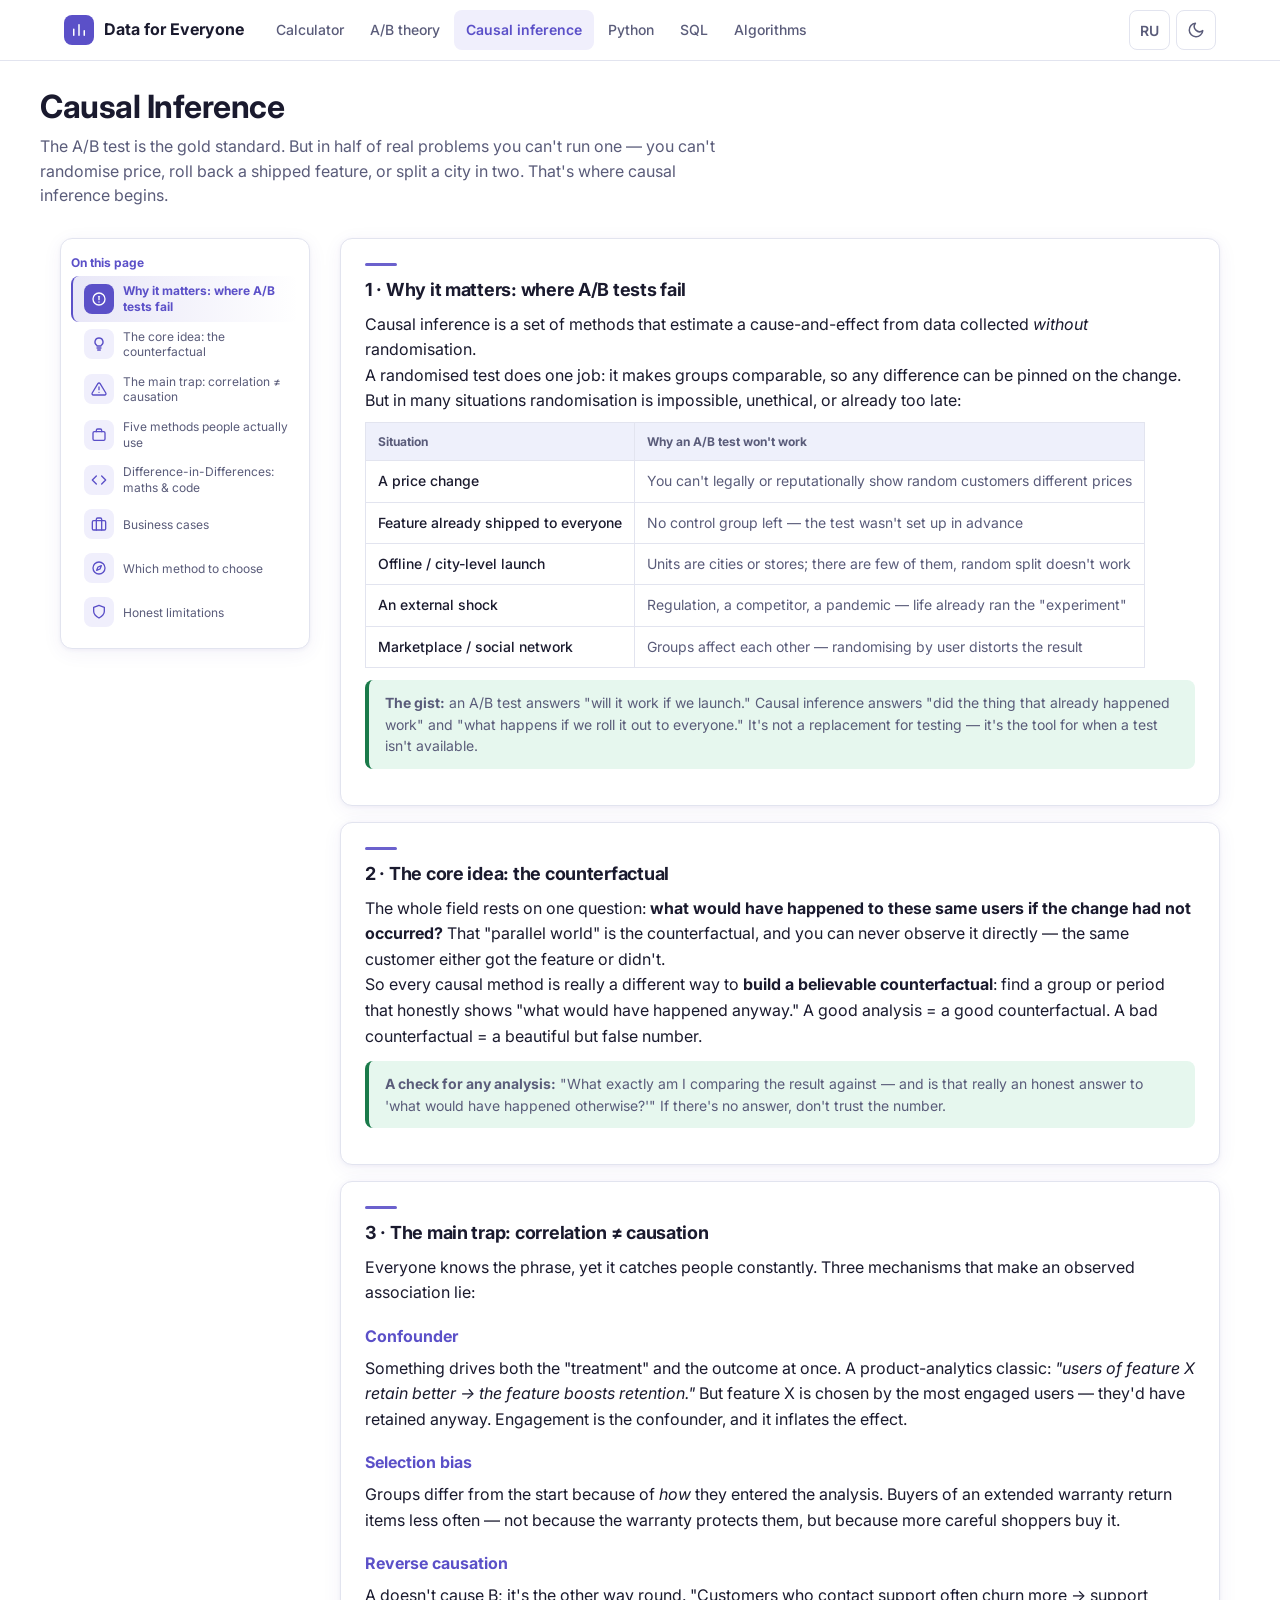
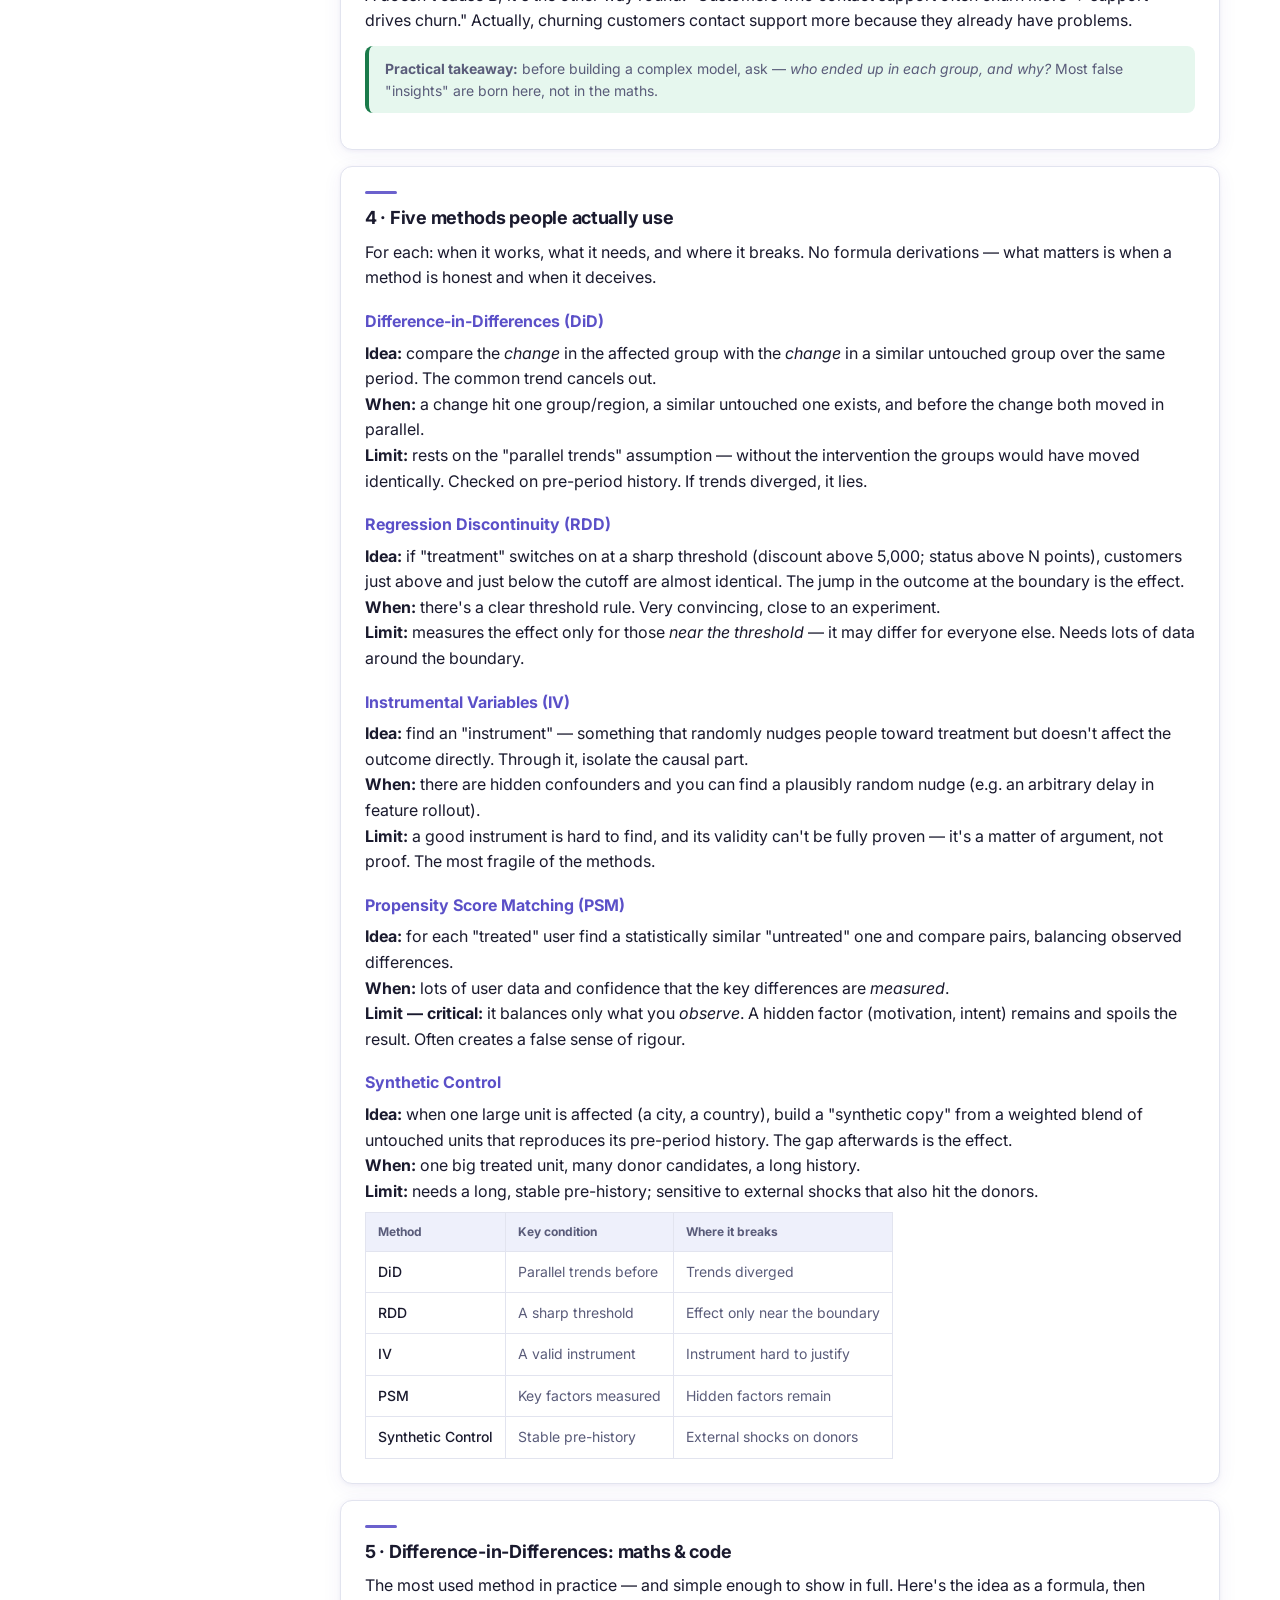
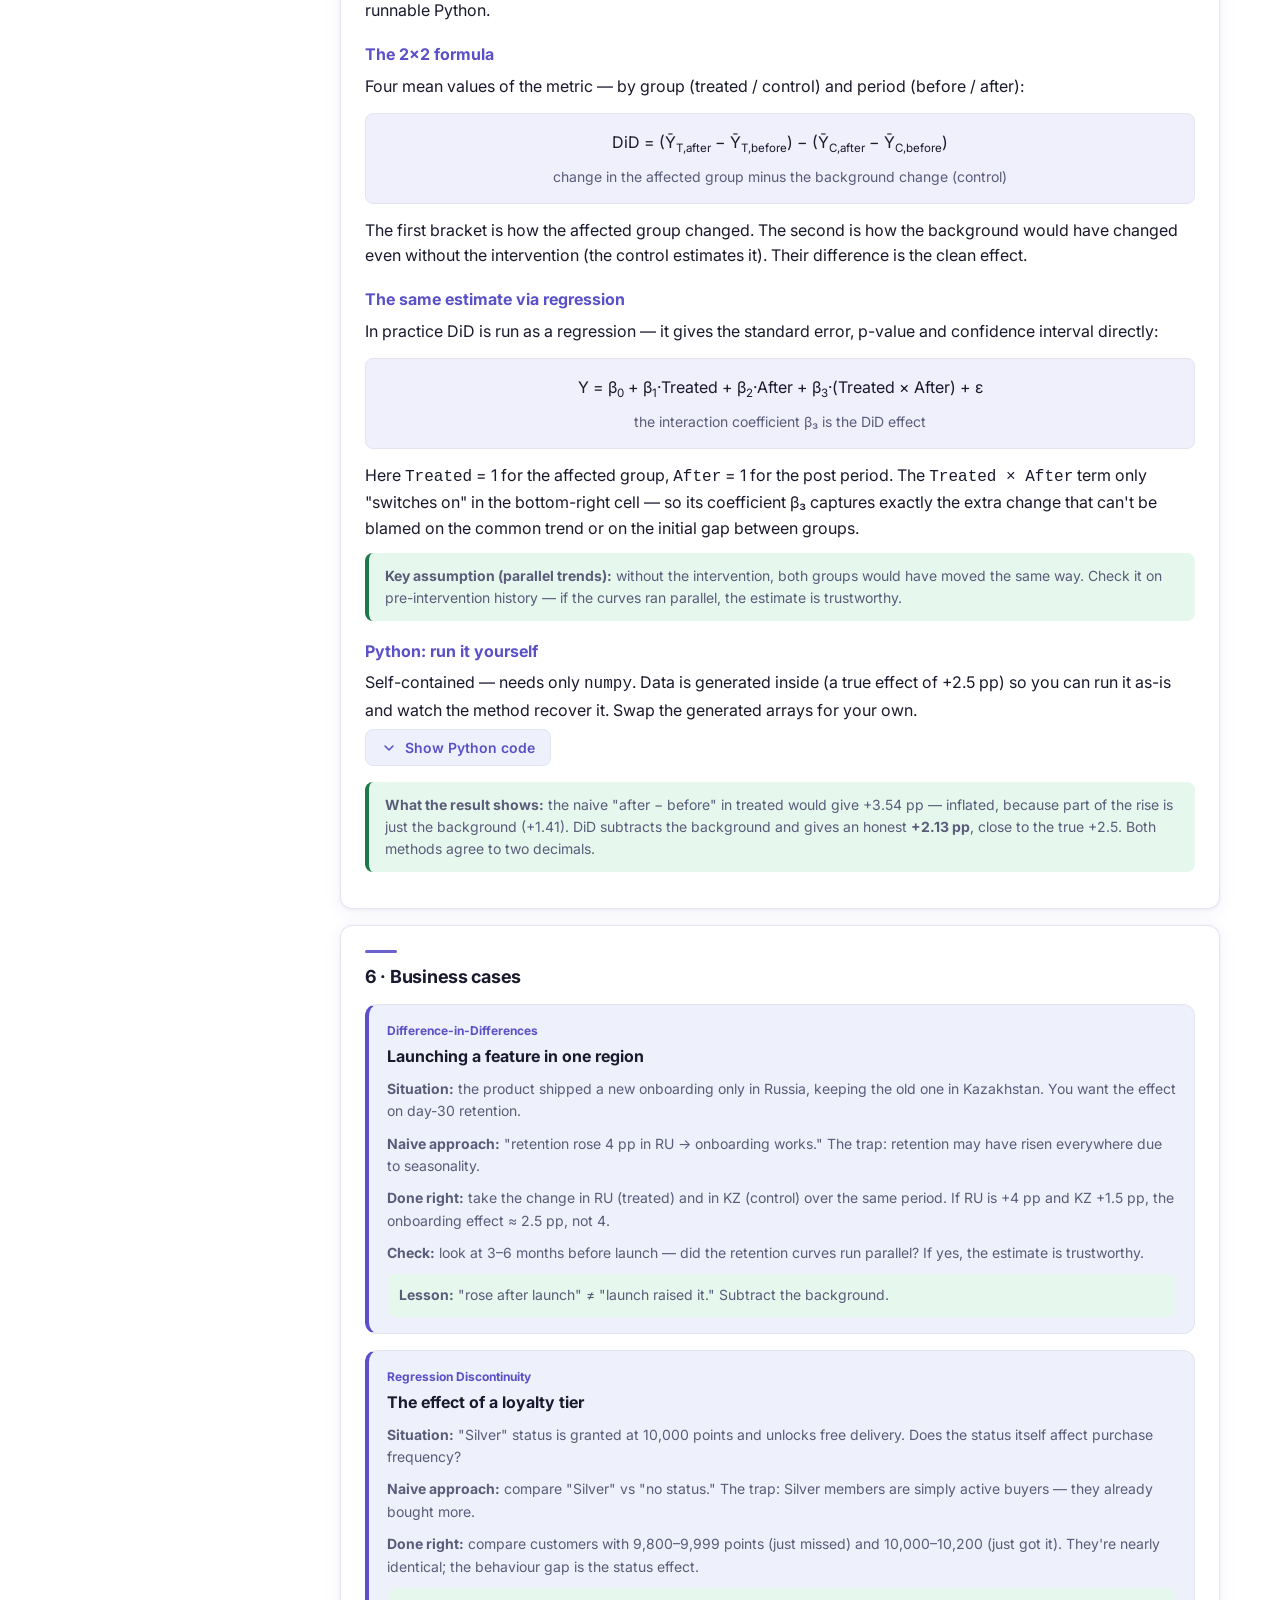
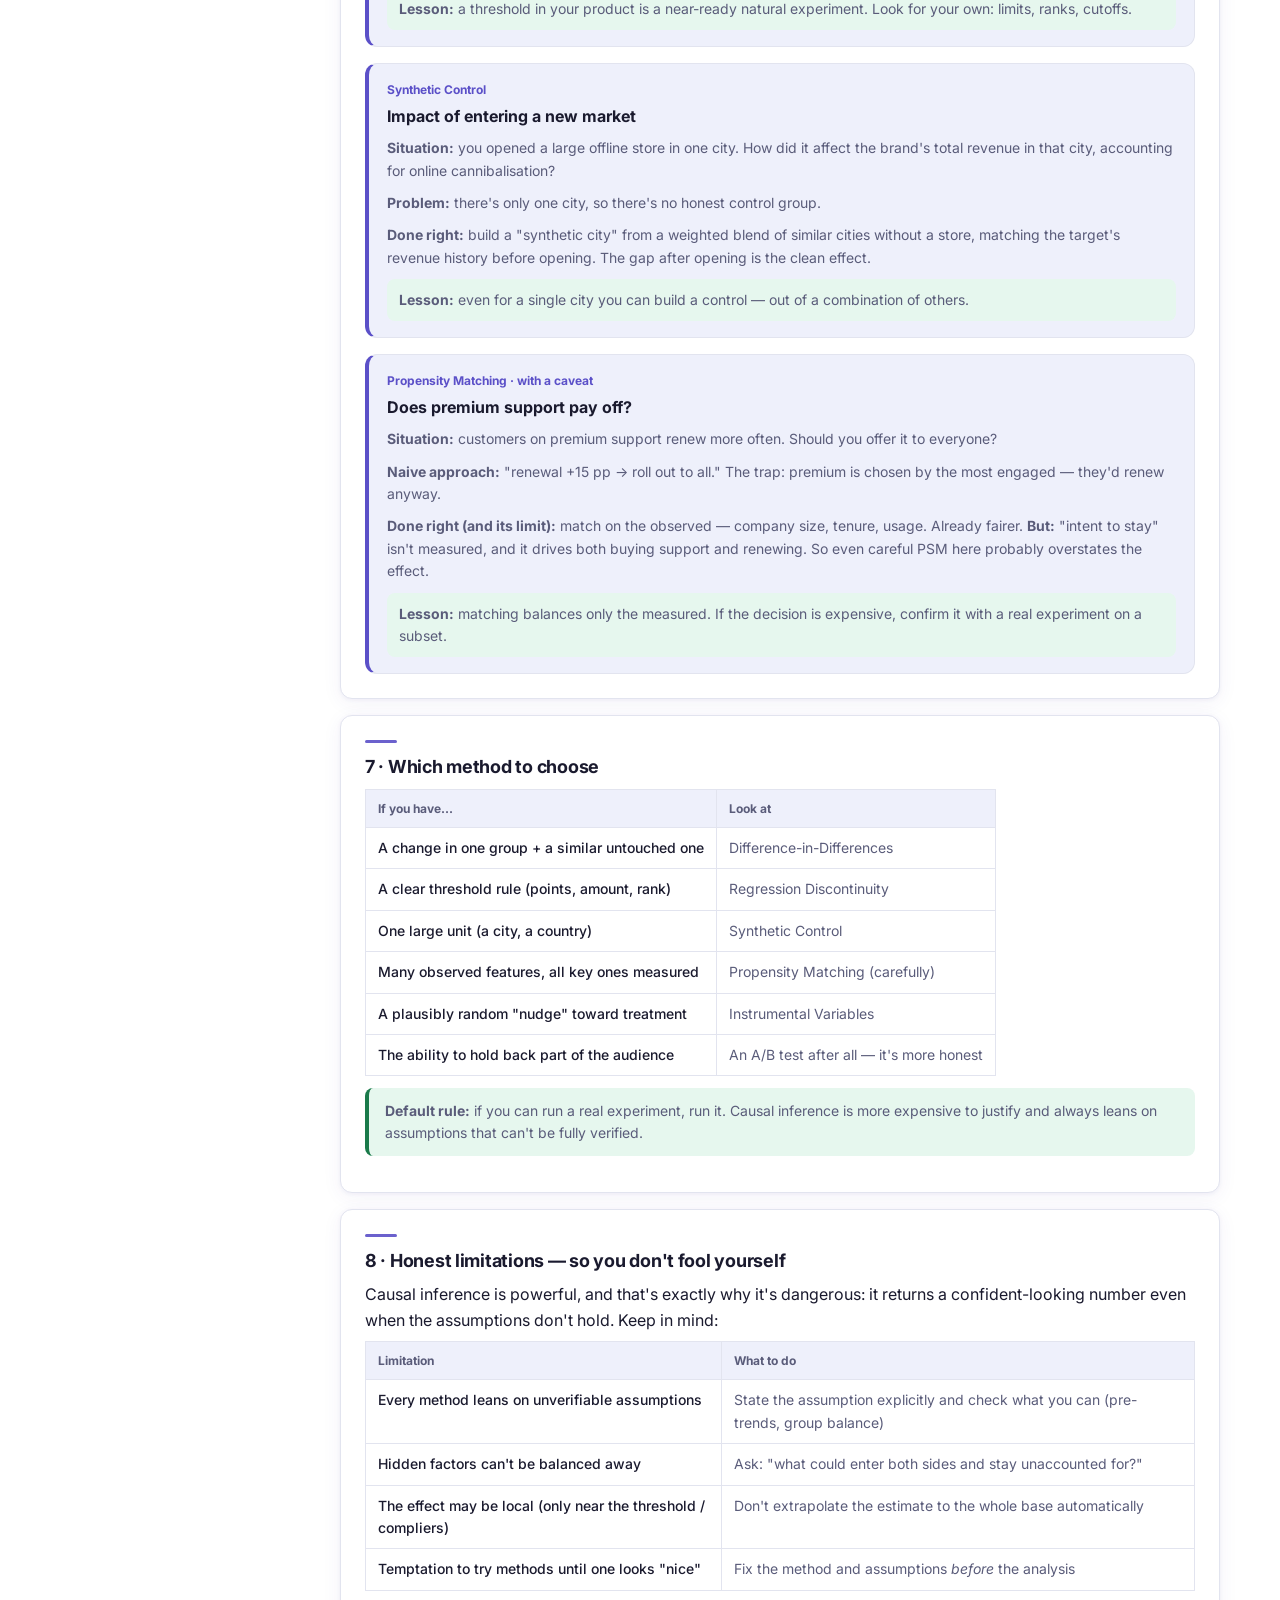
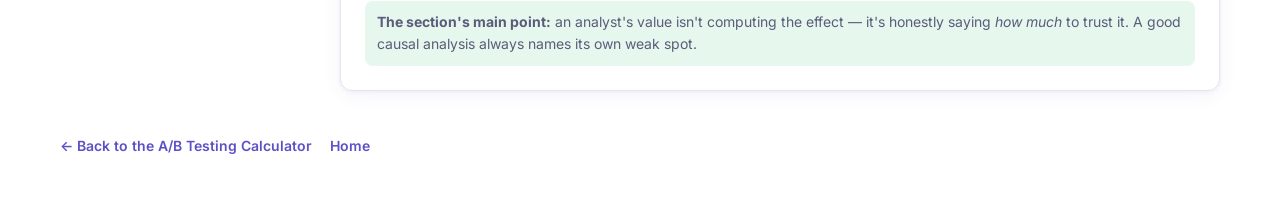
<file: causal.html>
<!DOCTYPE html>
<html lang="en">
<head>
<meta charset="utf-8">
<meta name="viewport" content="width=device-width, initial-scale=1">
<title>Causal Inference — Data for Everyone</title>
<meta name="description" content="How to measure a real effect when you can't run a clean A/B test. Difference-in-Differences, RDD, instrumental variables, matching and synthetic control — with business cases and runnable Python.">
<link rel="canonical" href="https://data-for-everyone.com/causal.html">
<link rel="icon" href="favicon.ico" sizes="any">
<link rel="icon" type="image/png" sizes="32x32" href="favicon-32x32.png">
<link rel="icon" type="image/png" sizes="16x16" href="favicon-16x16.png">
<link rel="apple-touch-icon" href="apple-touch-icon.png">
<meta property="og:type" content="article">
<meta property="og:title" content="Causal Inference — Data for Everyone">
<meta property="og:description" content="Measure real effects when a clean A/B test isn't possible. Five practical methods with business cases and runnable Python.">
<meta property="og:url" content="https://data-for-everyone.com/causal.html">
<meta property="og:image" content="https://data-for-everyone.com/og-image.png">
<meta name="twitter:card" content="summary_large_image">
<meta name="twitter:image" content="https://data-for-everyone.com/og-image.png">
<link rel="preconnect" href="https://fonts.googleapis.com">
<link rel="preconnect" href="https://fonts.gstatic.com" crossorigin>
<link href="https://fonts.googleapis.com/css2?family=Inter:wght@400;500;600;700;800&family=JetBrains+Mono:wght@400;500&display=swap" rel="stylesheet">
<link rel="stylesheet" href="styles.css?v=fd9df2bb">
</head>
<body>

<!--TOPBAR--><div class="topbar"><div class="topbar-in"><a class="tb-brand" href="index.html"><span class="tb-logo"><svg class="ic" width="18" height="18" viewBox="0 0 24 24" fill="none" stroke="currentColor" stroke-width="2" stroke-linecap="round" stroke-linejoin="round" aria-hidden="true"><path d="M5 19v-8M12 19V5M19 19v-6"/></svg></span><span data-i18n="home_brand">Data for Everyone</span></a><nav class="tb-nav" aria-label="Sections"><a class="tb-link" href="ab-testing.html"><span data-i18n="tb_calc">Calculator</span></a><a class="tb-link" href="ab-theory.html"><span data-i18n="tb_theory">A/B theory</span></a><a class="tb-link on" href="causal.html" aria-current="page"><span data-i18n="tb_causal">Causal inference</span></a><a class="tb-link" href="python.html"><span data-i18n="tb_py">Python</span></a><a class="tb-link" href="sql.html"><span data-i18n="tb_sql">SQL</span></a><a class="tb-link" href="algorithms.html"><span data-i18n="tb_alg">Algorithms</span></a></nav><div class="tb-ctrl"><button class="tb-btn lang-toggle" onclick="toggleLang()" aria-label="Switch language" id="lang-btn"><span id="lang-label">RU</span></button><button class="tb-btn theme-toggle" onclick="toggleTheme()" aria-label="Dark" title="Dark"><span class="theme-toggle-icon" id="theme-icon"><svg class="ic" width="18" height="18" viewBox="0 0 24 24" fill="none" stroke="currentColor" stroke-width="2" stroke-linecap="round" stroke-linejoin="round" aria-hidden="true"><path d="M21 12.8A9 9 0 1 1 11.2 3a7 7 0 0 0 9.8 9.8z"/></svg></span><span class="sr-only" id="theme-label" data-i18n="theme_dark">Dark</span></button></div></div></div><!--/TOPBAR-->
<header class="site-header">
  <div class="site-header-inner">
    <nav class="crumbs" aria-label="Breadcrumb">
        <a href="index.html" data-i18n="home_brand">Data for Everyone</a>
        <span class="crumb-sep" aria-hidden="true">/</span>
        <span class="crumb-cur" data-i18n="causal_title">Causal Inference</span>
      </nav>
    <div class="site-header-row">
      <h1 data-i18n="causal_title">Causal Inference</h1>
    </div>
    <p data-i18n="causal_sub">The A/B test is the gold standard. But in half of real problems you can't run one — you can't randomise price, roll back a shipped feature, or split a city in two. That's where causal inference begins.</p>
  </div>
</header>

<a id="main-content"></a><main class="causal-main" id="tab-reference">
<div class="causal-layout">

  <!-- Icon navigation (sticky, like the calculator's Learn tab) -->
  <nav class="causal-nav toc-sidebar" id="causal-nav" aria-label="On this page">
    <div class="toc-group-h" data-i18n="c_toc_h">On this page</div>
    <a class="toc-link" href="#c-why"><span class="toc-ic"><svg width="16" height="16" viewBox="0 0 24 24" fill="none" stroke="currentColor" stroke-width="2" stroke-linecap="round" stroke-linejoin="round"><circle cx="12" cy="12" r="9"/><path d="M12 8v5"/><path d="M12 16.5h.01"/></svg></span><span data-i18n="c_toc_1">Why it matters: where A/B tests fail</span></a>
    <a class="toc-link" href="#c-idea"><span class="toc-ic"><svg width="16" height="16" viewBox="0 0 24 24" fill="none" stroke="currentColor" stroke-width="2" stroke-linecap="round" stroke-linejoin="round"><path d="M9 18h6"/><path d="M10 21h4"/><path d="M12 3a6 6 0 0 0-3.5 10.9c.3.3.5.7.5 1.1h6c0-.4.2-.8.5-1.1A6 6 0 0 0 12 3z"/></svg></span><span data-i18n="c_toc_2">The core idea: the counterfactual</span></a>
    <a class="toc-link" href="#c-trap"><span class="toc-ic"><svg width="16" height="16" viewBox="0 0 24 24" fill="none" stroke="currentColor" stroke-width="2" stroke-linecap="round" stroke-linejoin="round"><path d="M10.3 3.9 1.8 18a2 2 0 0 0 1.7 3h17a2 2 0 0 0 1.7-3L13.7 3.9a2 2 0 0 0-3.4 0z"/><path d="M12 9v4"/><path d="M12 17h.01"/></svg></span><span data-i18n="c_toc_3">The main trap: correlation ≠ causation</span></a>
    <a class="toc-link" href="#c-methods"><span class="toc-ic"><svg width="16" height="16" viewBox="0 0 24 24" fill="none" stroke="currentColor" stroke-width="2" stroke-linecap="round" stroke-linejoin="round"><rect x="3" y="7" width="18" height="13" rx="2"/><path d="M8 7V5a2 2 0 0 1 2-2h4a2 2 0 0 1 2 2v2"/></svg></span><span data-i18n="c_toc_4">Five methods people actually use</span></a>
    <a class="toc-link" href="#c-did"><span class="toc-ic"><svg width="16" height="16" viewBox="0 0 24 24" fill="none" stroke="currentColor" stroke-width="2" stroke-linecap="round" stroke-linejoin="round"><polyline points="16 18 22 12 16 6"/><polyline points="8 6 2 12 8 18"/></svg></span><span data-i18n="c_toc_5">Difference-in-Differences: maths &amp; code</span></a>
    <a class="toc-link" href="#c-cases"><span class="toc-ic"><svg width="16" height="16" viewBox="0 0 24 24" fill="none" stroke="currentColor" stroke-width="2" stroke-linecap="round" stroke-linejoin="round"><rect x="2" y="7" width="20" height="14" rx="2"/><path d="M16 21V5a2 2 0 0 0-2-2h-4a2 2 0 0 0-2 2v16"/></svg></span><span data-i18n="c_toc_6">Business cases</span></a>
    <a class="toc-link" href="#c-choose"><span class="toc-ic"><svg width="16" height="16" viewBox="0 0 24 24" fill="none" stroke="currentColor" stroke-width="2" stroke-linecap="round" stroke-linejoin="round"><circle cx="12" cy="12" r="9"/><polygon points="15.5 8.5 10.5 10.5 8.5 15.5 13.5 13.5"/></svg></span><span data-i18n="c_toc_7">Which method to choose</span></a>
    <a class="toc-link" href="#c-limits"><span class="toc-ic"><svg width="16" height="16" viewBox="0 0 24 24" fill="none" stroke="currentColor" stroke-width="2" stroke-linecap="round" stroke-linejoin="round"><path d="M12 21s8-4 8-10V5l-8-3-8 3v6c0 6 8 10 8 10z"/></svg></span><span data-i18n="c_toc_8">Honest limitations</span></a>
  </nav>

  <div class="causal-content">

  <!-- 1 WHY -->
  <div class="card" id="c-why">
    <div class="card-title" data-i18n="c_why_h">1 · Why it matters: where A/B tests fail</div>
    <p data-i18n="c_why_lead">Causal inference is a set of methods that estimate a cause-and-effect from data collected <em>without</em> randomisation.</p>
    <p data-i18n="c_why_p">A randomised test does one job: it makes groups comparable, so any difference can be pinned on the change. But in many situations randomisation is impossible, unethical, or already too late:</p>
    <table class="ref-table">
      <thead><tr><th data-i18n="c_why_c1">Situation</th><th data-i18n="c_why_c2">Why an A/B test won't work</th></tr></thead>
      <tbody>
        <tr><td data-i18n="c_why_r1a">A price change</td><td data-i18n="c_why_r1b">You can't legally or reputationally show random customers different prices</td></tr>
        <tr><td data-i18n="c_why_r2a">Feature already shipped to everyone</td><td data-i18n="c_why_r2b">No control group left — the test wasn't set up in advance</td></tr>
        <tr><td data-i18n="c_why_r3a">Offline / city-level launch</td><td data-i18n="c_why_r3b">Units are cities or stores; there are few of them, random split doesn't work</td></tr>
        <tr><td data-i18n="c_why_r4a">An external shock</td><td data-i18n="c_why_r4b">Regulation, a competitor, a pandemic — life already ran the "experiment"</td></tr>
        <tr><td data-i18n="c_why_r5a">Marketplace / social network</td><td data-i18n="c_why_r5b">Groups affect each other — randomising by user distorts the result</td></tr>
      </tbody>
    </table>
    <div class="callout-box"><p style="margin:0"><b data-i18n="c_why_key_b">The gist:</b> <span data-i18n="c_why_key">an A/B test answers "will it work if we launch." Causal inference answers "did the thing that already happened work" and "what happens if we roll it out to everyone." It's not a replacement for testing — it's the tool for when a test isn't available.</span></p></div>
  </div>

  <!-- 2 IDEA -->
  <div class="card" id="c-idea">
    <div class="card-title" data-i18n="c_idea_h">2 · The core idea: the counterfactual</div>
    <p data-i18n="c_idea_p1">The whole field rests on one question: <strong>what would have happened to these same users if the change had not occurred?</strong> That "parallel world" is the counterfactual, and you can never observe it directly — the same customer either got the feature or didn't.</p>
    <p data-i18n="c_idea_p2">So every causal method is really a different way to <strong>build a believable counterfactual</strong>: find a group or period that honestly shows "what would have happened anyway." A good analysis = a good counterfactual. A bad counterfactual = a beautiful but false number.</p>
    <div class="callout-box"><p style="margin:0"><b data-i18n="c_idea_check_b">A check for any analysis:</b> <span data-i18n="c_idea_check">"What exactly am I comparing the result against — and is that really an honest answer to 'what would have happened otherwise?'" If there's no answer, don't trust the number.</span></p></div>
  </div>

  <!-- 3 TRAP -->
  <div class="card" id="c-trap">
    <div class="card-title" data-i18n="c_trap_h">3 · The main trap: correlation ≠ causation</div>
    <p data-i18n="c_trap_p">Everyone knows the phrase, yet it catches people constantly. Three mechanisms that make an observed association lie:</p>
    <div class="dd-h3" data-i18n="c_trap_conf_h">Confounder</div>
    <p data-i18n="c_trap_conf">Something drives both the "treatment" and the outcome at once. A product-analytics classic: <em>"users of feature X retain better → the feature boosts retention."</em> But feature X is chosen by the most engaged users — they'd have retained anyway. Engagement is the confounder, and it inflates the effect.</p>
    <div class="dd-h3" data-i18n="c_trap_sel_h">Selection bias</div>
    <p data-i18n="c_trap_sel">Groups differ from the start because of <em>how</em> they entered the analysis. Buyers of an extended warranty return items less often — not because the warranty protects them, but because more careful shoppers buy it.</p>
    <div class="dd-h3" data-i18n="c_trap_rev_h">Reverse causation</div>
    <p data-i18n="c_trap_rev">A doesn't cause B; it's the other way round. "Customers who contact support often churn more → support drives churn." Actually, churning customers contact support more because they already have problems.</p>
    <div class="callout-box warn"><p style="margin:0"><b data-i18n="c_trap_key_b">Practical takeaway:</b> <span data-i18n="c_trap_key">before building a complex model, ask — <em>who ended up in each group, and why?</em> Most false "insights" are born here, not in the maths.</span></p></div>
  </div>

  <!-- 4 METHODS -->
  <div class="card" id="c-methods">
    <div class="card-title" data-i18n="c_m_h">4 · Five methods people actually use</div>
    <p data-i18n="c_m_lead">For each: when it works, what it needs, and where it breaks. No formula derivations — what matters is when a method is honest and when it deceives.</p>

    <div class="dd-h3" data-i18n="c_m_did_h">Difference-in-Differences (DiD)</div>
    <p><b data-i18n="c_m_idea">Idea:</b> <span data-i18n="c_m_did_idea">compare the <em>change</em> in the affected group with the <em>change</em> in a similar untouched group over the same period. The common trend cancels out.</span></p>
    <p><b data-i18n="c_m_when">When:</b> <span data-i18n="c_m_did_when">a change hit one group/region, a similar untouched one exists, and before the change both moved in parallel.</span></p>
    <p><b data-i18n="c_m_limit">Limit:</b> <span data-i18n="c_m_did_limit">rests on the "parallel trends" assumption — without the intervention the groups would have moved identically. Checked on pre-period history. If trends diverged, it lies.</span></p>

    <div class="dd-h3" data-i18n="c_m_rdd_h">Regression Discontinuity (RDD)</div>
    <p><b data-i18n="c_m_idea2">Idea:</b> <span data-i18n="c_m_rdd_idea">if "treatment" switches on at a sharp threshold (discount above 5,000; status above N points), customers just above and just below the cutoff are almost identical. The jump in the outcome at the boundary is the effect.</span></p>
    <p><b data-i18n="c_m_when2">When:</b> <span data-i18n="c_m_rdd_when">there's a clear threshold rule. Very convincing, close to an experiment.</span></p>
    <p><b data-i18n="c_m_limit2">Limit:</b> <span data-i18n="c_m_rdd_limit">measures the effect only for those <em>near the threshold</em> — it may differ for everyone else. Needs lots of data around the boundary.</span></p>

    <div class="dd-h3" data-i18n="c_m_iv_h">Instrumental Variables (IV)</div>
    <p><b data-i18n="c_m_idea3">Idea:</b> <span data-i18n="c_m_iv_idea">find an "instrument" — something that randomly nudges people toward treatment but doesn't affect the outcome directly. Through it, isolate the causal part.</span></p>
    <p><b data-i18n="c_m_when3">When:</b> <span data-i18n="c_m_iv_when">there are hidden confounders and you can find a plausibly random nudge (e.g. an arbitrary delay in feature rollout).</span></p>
    <p><b data-i18n="c_m_limit3">Limit:</b> <span data-i18n="c_m_iv_limit">a good instrument is hard to find, and its validity can't be fully proven — it's a matter of argument, not proof. The most fragile of the methods.</span></p>

    <div class="dd-h3" data-i18n="c_m_psm_h">Propensity Score Matching (PSM)</div>
    <p><b data-i18n="c_m_idea4">Idea:</b> <span data-i18n="c_m_psm_idea">for each "treated" user find a statistically similar "untreated" one and compare pairs, balancing observed differences.</span></p>
    <p><b data-i18n="c_m_when4">When:</b> <span data-i18n="c_m_psm_when">lots of user data and confidence that the key differences are <em>measured</em>.</span></p>
    <p><b data-i18n="c_m_limit4">Limit — critical:</b> <span data-i18n="c_m_psm_limit">it balances only what you <em>observe</em>. A hidden factor (motivation, intent) remains and spoils the result. Often creates a false sense of rigour.</span></p>

    <div class="dd-h3" data-i18n="c_m_sc_h">Synthetic Control</div>
    <p><b data-i18n="c_m_idea5">Idea:</b> <span data-i18n="c_m_sc_idea">when one large unit is affected (a city, a country), build a "synthetic copy" from a weighted blend of untouched units that reproduces its pre-period history. The gap afterwards is the effect.</span></p>
    <p><b data-i18n="c_m_when5">When:</b> <span data-i18n="c_m_sc_when">one big treated unit, many donor candidates, a long history.</span></p>
    <p><b data-i18n="c_m_limit5">Limit:</b> <span data-i18n="c_m_sc_limit">needs a long, stable pre-history; sensitive to external shocks that also hit the donors.</span></p>

    <table class="ref-table">
      <thead><tr><th data-i18n="c_m_t_method">Method</th><th data-i18n="c_m_t_cond">Key condition</th><th data-i18n="c_m_t_break">Where it breaks</th></tr></thead>
      <tbody>
        <tr><td>DiD</td><td data-i18n="c_m_t_did_c">Parallel trends before</td><td data-i18n="c_m_t_did_b">Trends diverged</td></tr>
        <tr><td>RDD</td><td data-i18n="c_m_t_rdd_c">A sharp threshold</td><td data-i18n="c_m_t_rdd_b">Effect only near the boundary</td></tr>
        <tr><td>IV</td><td data-i18n="c_m_t_iv_c">A valid instrument</td><td data-i18n="c_m_t_iv_b">Instrument hard to justify</td></tr>
        <tr><td>PSM</td><td data-i18n="c_m_t_psm_c">Key factors measured</td><td data-i18n="c_m_t_psm_b">Hidden factors remain</td></tr>
        <tr><td data-i18n="c_m_t_sc_m">Synthetic Control</td><td data-i18n="c_m_t_sc_c">Stable pre-history</td><td data-i18n="c_m_t_sc_b">External shocks on donors</td></tr>
      </tbody>
    </table>
  </div>

  <!-- 5 DiD MATHS + CODE -->
  <div class="card" id="c-did">
    <div class="card-title" data-i18n="c_did_h">5 · Difference-in-Differences: maths &amp; code</div>
    <p data-i18n="c_did_p">The most used method in practice — and simple enough to show in full. Here's the idea as a formula, then runnable Python.</p>

    <div class="dd-h3" data-i18n="c_did_2x2_h">The 2×2 formula</div>
    <p data-i18n="c_did_2x2_p">Four mean values of the metric — by group (treated / control) and period (before / after):</p>
    <div class="did-formula">
      DiD = (Ȳ<sub>T,after</sub> − Ȳ<sub>T,before</sub>) − (Ȳ<sub>C,after</sub> − Ȳ<sub>C,before</sub>)
      <span class="did-formula-note" data-i18n="c_did_2x2_note">change in the affected group minus the background change (control)</span>
    </div>
    <p data-i18n="c_did_2x2_read">The first bracket is how the affected group changed. The second is how the background would have changed even without the intervention (the control estimates it). Their difference is the clean effect.</p>

    <div class="dd-h3" data-i18n="c_did_reg_h">The same estimate via regression</div>
    <p data-i18n="c_did_reg_p">In practice DiD is run as a regression — it gives the standard error, p-value and confidence interval directly:</p>
    <div class="did-formula">
      Y = β<sub>0</sub> + β<sub>1</sub>·Treated + β<sub>2</sub>·After + β<sub>3</sub>·(Treated × After) + ε
      <span class="did-formula-note" data-i18n="c_did_reg_note">the interaction coefficient β₃ is the DiD effect</span>
    </div>
    <p data-i18n="c_did_reg_read">Here <code>Treated</code> = 1 for the affected group, <code>After</code> = 1 for the post period. The <code>Treated × After</code> term only "switches on" in the bottom-right cell — so its coefficient β₃ captures exactly the extra change that can't be blamed on the common trend or on the initial gap between groups.</p>

    <div class="callout-box"><p style="margin:0"><b data-i18n="c_did_assume_b">Key assumption (parallel trends):</b> <span data-i18n="c_did_assume">without the intervention, both groups would have moved the same way. Check it on pre-intervention history — if the curves ran parallel, the estimate is trustworthy.</span></p></div>

    <div class="dd-h3" data-i18n="c_did_code_h">Python: run it yourself</div>
    <p data-i18n="c_did_code_p">Self-contained — needs only <code>numpy</code>. Data is generated inside (a true effect of +2.5 pp) so you can run it as-is and watch the method recover it. Swap the generated arrays for your own.</p>
    <button class="code-toggle" onclick="toggleCode(this)" aria-expanded="false">
      <svg class="code-toggle-chevron" width="16" height="16" viewBox="0 0 24 24" fill="none" stroke="currentColor" stroke-width="2.4" stroke-linecap="round" stroke-linejoin="round"><polyline points="6 9 12 15 18 9"/></svg>
      <span data-i18n="c_did_code_show">Show Python code</span>
    </button>
    <div class="code-collapse" hidden>
    <div class="code-block">
      <button class="code-copy" onclick="copyCodeBlock(this)" data-i18n="btn_copy">Copy</button>
<pre><span class="tok-c"># Difference-in-Differences — needs only numpy.</span>
<span class="tok-k">import</span> <span class="tok-b">numpy</span> <span class="tok-k">as</span> <span class="tok-b">np</span>
rng = np.random.<span class="tok-f">default_rng</span>(<span class="tok-n">42</span>)

<span class="tok-c"># Synthetic: retention (%) in two groups, before and after a launch.</span>
<span class="tok-c"># The treated group has a true +2.5 pp effect baked in after launch.</span>
<span class="tok-k">def</span> <span class="tok-f">cell</span>(base, trend, effect, after, treated, n=<span class="tok-n">500</span>):
    <span class="tok-k">return</span> base + trend*after + effect*(after*treated) + rng.<span class="tok-f">normal</span>(<span class="tok-n">0</span>, <span class="tok-n">3</span>, n)

c_before = <span class="tok-f">cell</span>(<span class="tok-n">30</span>, <span class="tok-n">1.5</span>, <span class="tok-n">2.5</span>, after=<span class="tok-n">0</span>, treated=<span class="tok-n">0</span>)
c_after  = <span class="tok-f">cell</span>(<span class="tok-n">30</span>, <span class="tok-n">1.5</span>, <span class="tok-n">2.5</span>, after=<span class="tok-n">1</span>, treated=<span class="tok-n">0</span>)
t_before = <span class="tok-f">cell</span>(<span class="tok-n">28</span>, <span class="tok-n">1.5</span>, <span class="tok-n">2.5</span>, after=<span class="tok-n">0</span>, treated=<span class="tok-n">1</span>)
t_after  = <span class="tok-f">cell</span>(<span class="tok-n">28</span>, <span class="tok-n">1.5</span>, <span class="tok-n">2.5</span>, after=<span class="tok-n">1</span>, treated=<span class="tok-n">1</span>)

<span class="tok-c"># Method 1: the 2x2 formula</span>
d_treated = t_after.<span class="tok-f">mean</span>() - t_before.<span class="tok-f">mean</span>()
d_control = c_after.<span class="tok-f">mean</span>() - c_before.<span class="tok-f">mean</span>()
did = d_treated - d_control
<span class="tok-f">print</span>(<span class="tok-s">f"Change in treated: {d_treated:+.2f} pp"</span>)
<span class="tok-f">print</span>(<span class="tok-s">f"Change in control: {d_control:+.2f} pp (background)"</span>)
<span class="tok-f">print</span>(<span class="tok-s">f"DiD effect:        {did:+.2f} pp"</span>)

<span class="tok-c"># Method 2: same estimate via regression (adds SE, t and 95% CI)</span>
y = np.<span class="tok-f">concatenate</span>([c_before, c_after, t_before, t_after])
n = <span class="tok-f">len</span>(c_before)
treated = np.<span class="tok-f">concatenate</span>([np.<span class="tok-f">zeros</span>(<span class="tok-n">2</span>*n), np.<span class="tok-f">ones</span>(<span class="tok-n">2</span>*n)])
after   = np.<span class="tok-f">concatenate</span>([np.<span class="tok-f">zeros</span>(n), np.<span class="tok-f">ones</span>(n), np.<span class="tok-f">zeros</span>(n), np.<span class="tok-f">ones</span>(n)])
X = np.<span class="tok-f">column_stack</span>([np.<span class="tok-f">ones_like</span>(y), treated, after, treated*after])

beta, *_ = np.linalg.<span class="tok-f">lstsq</span>(X, y, rcond=<span class="tok-k">None</span>)
resid = y - X @ beta
sigma2 = (resid @ resid) / (<span class="tok-f">len</span>(y) - X.shape[<span class="tok-n">1</span>])
se = np.<span class="tok-f">sqrt</span>(np.<span class="tok-f">diag</span>(sigma2 * np.linalg.<span class="tok-f">inv</span>(X.T @ X)))[<span class="tok-n">3</span>]
<span class="tok-f">print</span>(<span class="tok-s">f"\nRegression effect = {beta[3]:+.2f} pp"</span>)
<span class="tok-f">print</span>(<span class="tok-s">f"  SE={se:.3f}, 95% CI = [{beta[3]-1.96*se:+.2f}, {beta[3]+1.96*se:+.2f}]"</span>)</pre>
    </div>
    <div class="code-output">
      <span class="code-output-label" data-i18n="c_did_out_label"># output when run (verified):</span>
Change in treated: +3.54 pp
Change in control: +1.41 pp (background)
DiD effect:        +2.13 pp

Regression effect = +2.13 pp
  SE=0.269, 95% CI = [+1.60, +2.66]
    </div>
    </div><!-- /code-collapse -->
    <div class="callout-box"><p style="margin:0"><b data-i18n="c_did_out_b">What the result shows:</b> <span data-i18n="c_did_out">the naive "after − before" in treated would give +3.54 pp — inflated, because part of the rise is just the background (+1.41). DiD subtracts the background and gives an honest <b>+2.13 pp</b>, close to the true +2.5. Both methods agree to two decimals.</span></p></div>
  </div>

  <!-- 6 CASES -->
  <div class="card" id="c-cases">
    <div class="card-title" data-i18n="c_cases_h">6 · Business cases</div>

    <div class="case-study">
      <div class="case-study-tag" data-i18n="c_case1_tag">Difference-in-Differences</div>
      <div class="case-study-title" data-i18n="c_case1_title">Launching a feature in one region</div>
      <p><b data-i18n="c_case_sit">Situation:</b> <span data-i18n="c_case1_sit">the product shipped a new onboarding only in Russia, keeping the old one in Kazakhstan. You want the effect on day-30 retention.</span></p>
      <p><b data-i18n="c_case_naive">Naive approach:</b> <span data-i18n="c_case1_naive">"retention rose 4 pp in RU → onboarding works." The trap: retention may have risen everywhere due to seasonality.</span></p>
      <p><b data-i18n="c_case_right">Done right:</b> <span data-i18n="c_case1_right">take the change in RU (treated) and in KZ (control) over the same period. If RU is +4 pp and KZ +1.5 pp, the onboarding effect ≈ 2.5 pp, not 4.</span></p>
      <p><b data-i18n="c_case_check">Check:</b> <span data-i18n="c_case1_check">look at 3–6 months before launch — did the retention curves run parallel? If yes, the estimate is trustworthy.</span></p>
      <div class="cs-takeaway"><b data-i18n="c_case_lesson">Lesson:</b> <span data-i18n="c_case1_lesson">"rose after launch" ≠ "launch raised it." Subtract the background.</span></div>
    </div>

    <div class="case-study">
      <div class="case-study-tag" data-i18n="c_case2_tag">Regression Discontinuity</div>
      <div class="case-study-title" data-i18n="c_case2_title">The effect of a loyalty tier</div>
      <p><b data-i18n="c_case_sit2">Situation:</b> <span data-i18n="c_case2_sit">"Silver" status is granted at 10,000 points and unlocks free delivery. Does the status itself affect purchase frequency?</span></p>
      <p><b data-i18n="c_case_naive2">Naive approach:</b> <span data-i18n="c_case2_naive">compare "Silver" vs "no status." The trap: Silver members are simply active buyers — they already bought more.</span></p>
      <p><b data-i18n="c_case_right2">Done right:</b> <span data-i18n="c_case2_right">compare customers with 9,800–9,999 points (just missed) and 10,000–10,200 (just got it). They're nearly identical; the behaviour gap is the status effect.</span></p>
      <div class="cs-takeaway"><b data-i18n="c_case_lesson2">Lesson:</b> <span data-i18n="c_case2_lesson">a threshold in your product is a near-ready natural experiment. Look for your own: limits, ranks, cutoffs.</span></div>
    </div>

    <div class="case-study">
      <div class="case-study-tag" data-i18n="c_case3_tag">Synthetic Control</div>
      <div class="case-study-title" data-i18n="c_case3_title">Impact of entering a new market</div>
      <p><b data-i18n="c_case_sit3">Situation:</b> <span data-i18n="c_case3_sit">you opened a large offline store in one city. How did it affect the brand's total revenue in that city, accounting for online cannibalisation?</span></p>
      <p><b data-i18n="c_case_prob3">Problem:</b> <span data-i18n="c_case3_prob">there's only one city, so there's no honest control group.</span></p>
      <p><b data-i18n="c_case_right3">Done right:</b> <span data-i18n="c_case3_right">build a "synthetic city" from a weighted blend of similar cities without a store, matching the target's revenue history before opening. The gap after opening is the clean effect.</span></p>
      <div class="cs-takeaway"><b data-i18n="c_case_lesson3">Lesson:</b> <span data-i18n="c_case3_lesson">even for a single city you can build a control — out of a combination of others.</span></div>
    </div>

    <div class="case-study">
      <div class="case-study-tag" data-i18n="c_case4_tag">Propensity Matching · with a caveat</div>
      <div class="case-study-title" data-i18n="c_case4_title">Does premium support pay off?</div>
      <p><b data-i18n="c_case_sit4">Situation:</b> <span data-i18n="c_case4_sit">customers on premium support renew more often. Should you offer it to everyone?</span></p>
      <p><b data-i18n="c_case_naive4">Naive approach:</b> <span data-i18n="c_case4_naive">"renewal +15 pp → roll out to all." The trap: premium is chosen by the most engaged — they'd renew anyway.</span></p>
      <p><b data-i18n="c_case_right4">Done right (and its limit):</b> <span data-i18n="c_case4_right">match on the observed — company size, tenure, usage. Already fairer. <b>But:</b> "intent to stay" isn't measured, and it drives both buying support and renewing. So even careful PSM here probably overstates the effect.</span></p>
      <div class="cs-takeaway"><b data-i18n="c_case_lesson4">Lesson:</b> <span data-i18n="c_case4_lesson">matching balances only the measured. If the decision is expensive, confirm it with a real experiment on a subset.</span></div>
    </div>
  </div>

  <!-- 7 CHOOSE -->
  <div class="card" id="c-choose">
    <div class="card-title" data-i18n="c_choose_h">7 · Which method to choose</div>
    <table class="ref-table">
      <thead><tr><th data-i18n="c_choose_c1">If you have…</th><th data-i18n="c_choose_c2">Look at</th></tr></thead>
      <tbody>
        <tr><td data-i18n="c_choose_r1a">A change in one group + a similar untouched one</td><td>Difference-in-Differences</td></tr>
        <tr><td data-i18n="c_choose_r2a">A clear threshold rule (points, amount, rank)</td><td>Regression Discontinuity</td></tr>
        <tr><td data-i18n="c_choose_r3a">One large unit (a city, a country)</td><td>Synthetic Control</td></tr>
        <tr><td data-i18n="c_choose_r4a">Many observed features, all key ones measured</td><td data-i18n="c_choose_r4b">Propensity Matching (carefully)</td></tr>
        <tr><td data-i18n="c_choose_r5a">A plausibly random "nudge" toward treatment</td><td>Instrumental Variables</td></tr>
        <tr><td data-i18n="c_choose_r6a">The ability to hold back part of the audience</td><td data-i18n="c_choose_r6b">An A/B test after all — it's more honest</td></tr>
      </tbody>
    </table>
    <div class="callout-box"><p style="margin:0"><b data-i18n="c_choose_key_b">Default rule:</b> <span data-i18n="c_choose_key">if you can run a real experiment, run it. Causal inference is more expensive to justify and always leans on assumptions that can't be fully verified.</span></p></div>
  </div>

  <!-- 8 LIMITS -->
  <div class="card" id="c-limits">
    <div class="card-title" data-i18n="c_limits_h">8 · Honest limitations — so you don't fool yourself</div>
    <p data-i18n="c_limits_p">Causal inference is powerful, and that's exactly why it's dangerous: it returns a confident-looking number even when the assumptions don't hold. Keep in mind:</p>
    <table class="ref-table">
      <thead><tr><th data-i18n="c_limits_c1">Limitation</th><th data-i18n="c_limits_c2">What to do</th></tr></thead>
      <tbody>
        <tr><td data-i18n="c_limits_r1a">Every method leans on unverifiable assumptions</td><td data-i18n="c_limits_r1b">State the assumption explicitly and check what you can (pre-trends, group balance)</td></tr>
        <tr><td data-i18n="c_limits_r2a">Hidden factors can't be balanced away</td><td data-i18n="c_limits_r2b">Ask: "what could enter both sides and stay unaccounted for?"</td></tr>
        <tr><td data-i18n="c_limits_r3a">The effect may be local (only near the threshold / compliers)</td><td data-i18n="c_limits_r3b">Don't extrapolate the estimate to the whole base automatically</td></tr>
        <tr><td data-i18n="c_limits_r4a">Temptation to try methods until one looks "nice"</td><td data-i18n="c_limits_r4b">Fix the method and assumptions <em>before</em> the analysis</td></tr>
      </tbody>
    </table>
    <div class="cs-takeaway"><b data-i18n="c_limits_key_b">The section's main point:</b> <span data-i18n="c_limits_key">an analyst's value isn't computing the effect — it's honestly saying <em>how much</em> to trust it. A good causal analysis always names its own weak spot.</span></div>
  </div>

  </div><!-- /causal-content -->
  </div><!-- /causal-layout -->

  <div class="causal-back">
    <a href="ab-testing.html" class="causal-back-link" data-i18n="c_back_ab">← Back to the A/B Testing Calculator</a>
    <a href="index.html" class="causal-back-link" data-i18n="c_back_home">Home</a>
  </div>

</main>

<script src="i18n.js?v=4f6306a1"></script>
<script src="stats.js?v=6393e047"></script>
<script src="charts.js?v=5fbf8799"></script>
<script src="app.js?v=5b9b49bd"></script>
<script>
// Collapsible Python code block: toggle visibility + button label/chevron.
function toggleCode(btn){
  const wrap = btn.nextElementSibling;
  if (!wrap) return;
  const open = wrap.hasAttribute('hidden');
  if (open) { wrap.removeAttribute('hidden'); } else { wrap.setAttribute('hidden',''); }
  btn.setAttribute('aria-expanded', open ? 'true' : 'false');
  btn.classList.toggle('open', open);
  const lbl = btn.querySelector('span[data-i18n]');
  if (lbl && typeof T !== 'undefined' && T[currentLang]) {
    lbl.textContent = open
      ? (T[currentLang].c_did_code_hide || 'Hide Python code')
      : (T[currentLang].c_did_code_show || 'Show Python code');
    lbl.setAttribute('data-i18n', open ? 'c_did_code_hide' : 'c_did_code_show');
  }
}
</script>
<script>
// Scroll-spy: highlight the nav item for the section currently in view.
(function(){
  const nav = document.getElementById('causal-nav');
  if (!nav) return;
  const items = [...nav.querySelectorAll('.toc-link')];
  const sections = items.map(a => document.querySelector(a.getAttribute('href'))).filter(Boolean);
  function onScroll(){
    let active = 0;
    const y = window.scrollY + 120;
    sections.forEach((s, i) => { const top=s.getBoundingClientRect().top+window.scrollY; if (top <= y) active = i; });
    items.forEach((a, i) => a.classList.toggle('active', i === active));
  }
  window.addEventListener('scroll', onScroll, { passive: true });
  onScroll();
  // Smooth-scroll with offset so the sticky header doesn't cover the title
  items.forEach(a => a.addEventListener('click', e => {
    const tgt = document.querySelector(a.getAttribute('href'));
    if (tgt) { e.preventDefault(); window.scrollTo({ top: tgt.getBoundingClientRect().top+window.scrollY - 90, behavior: 'smooth' }); }
  }));
})();
</script>
</body>
</html>
</file>
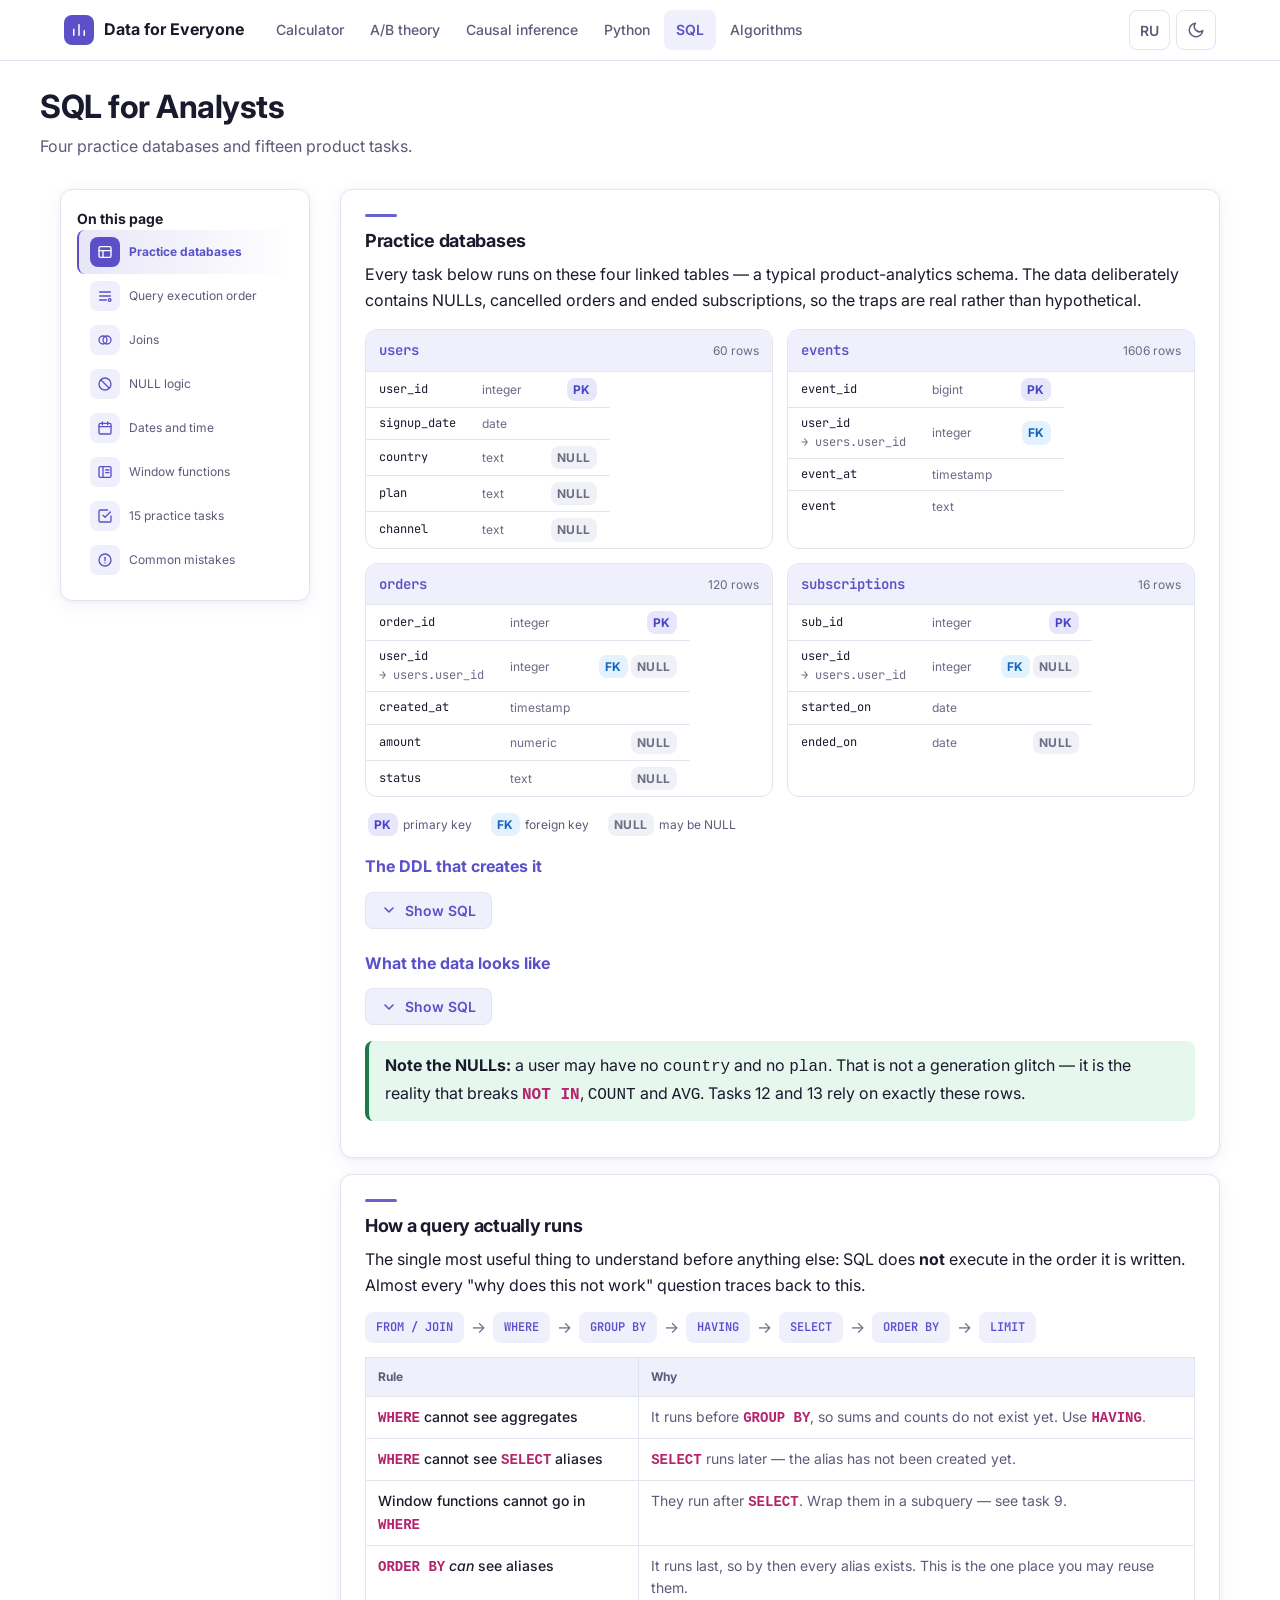
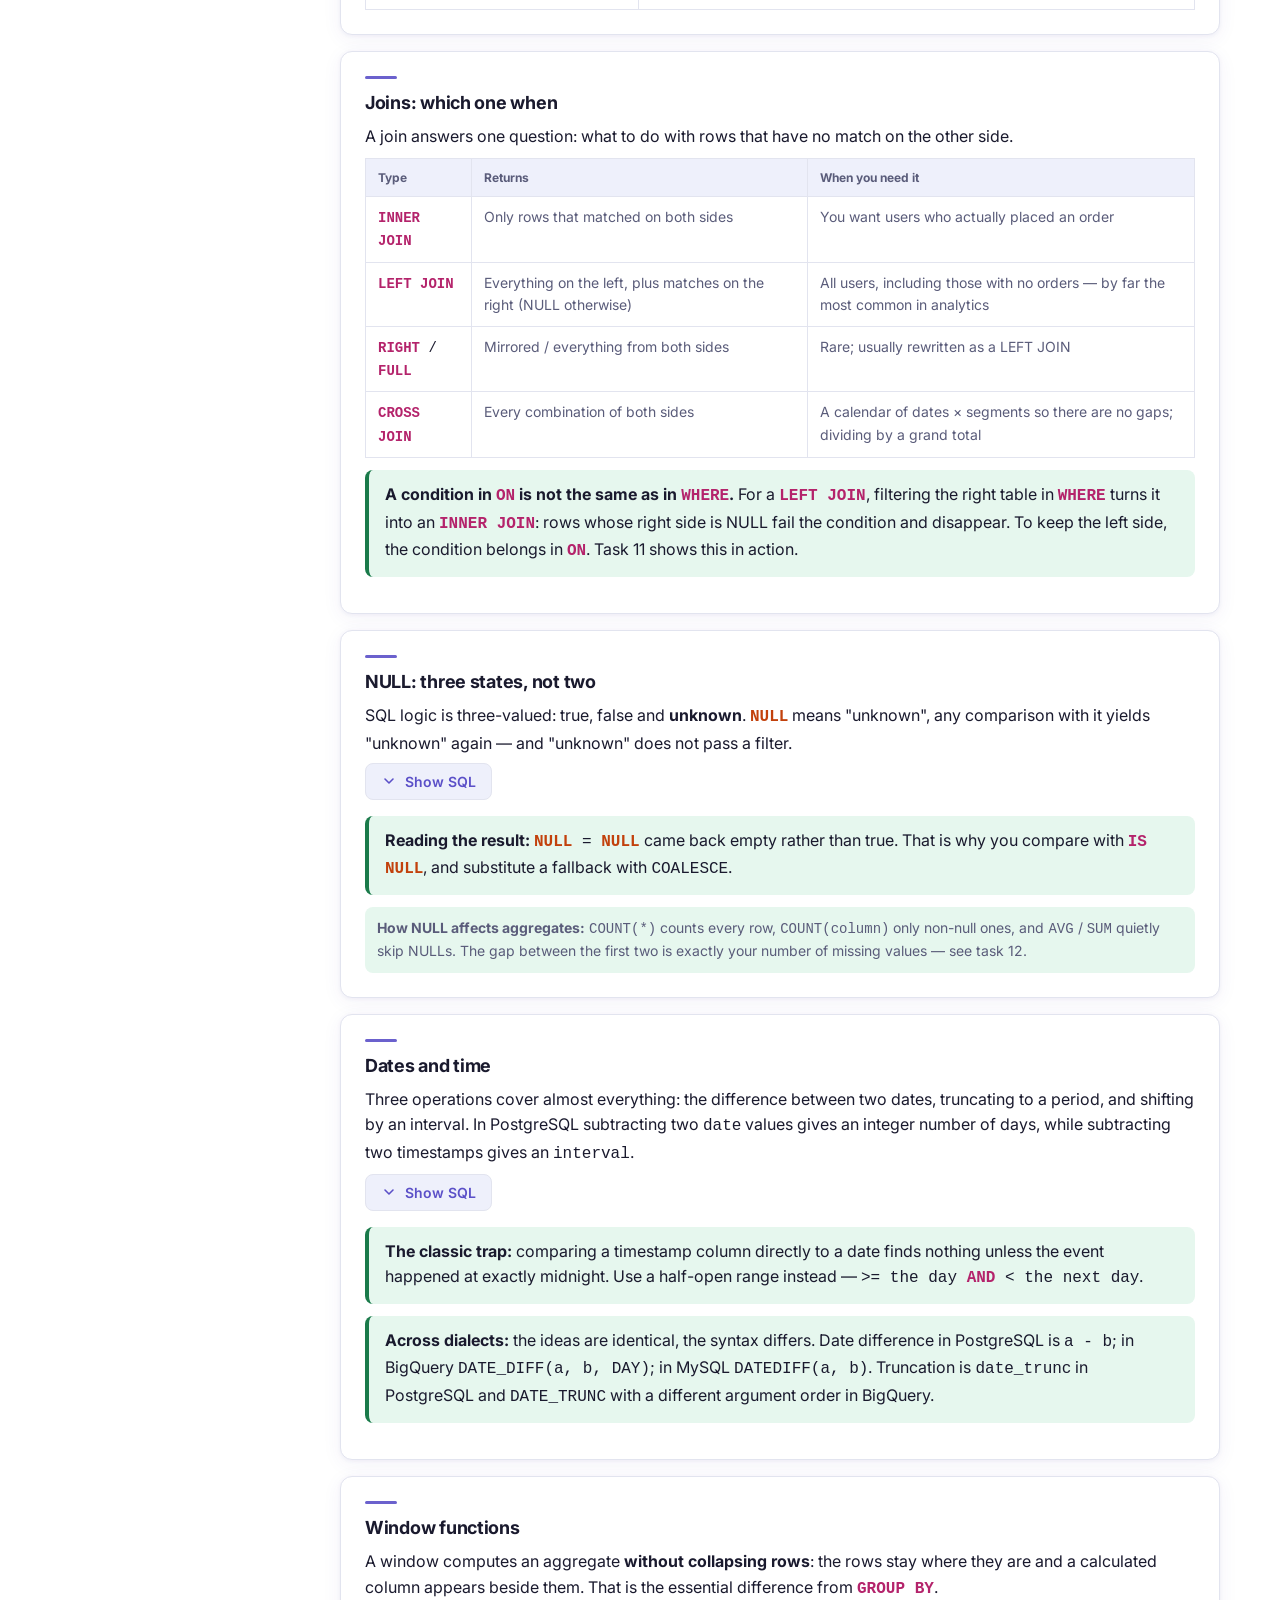
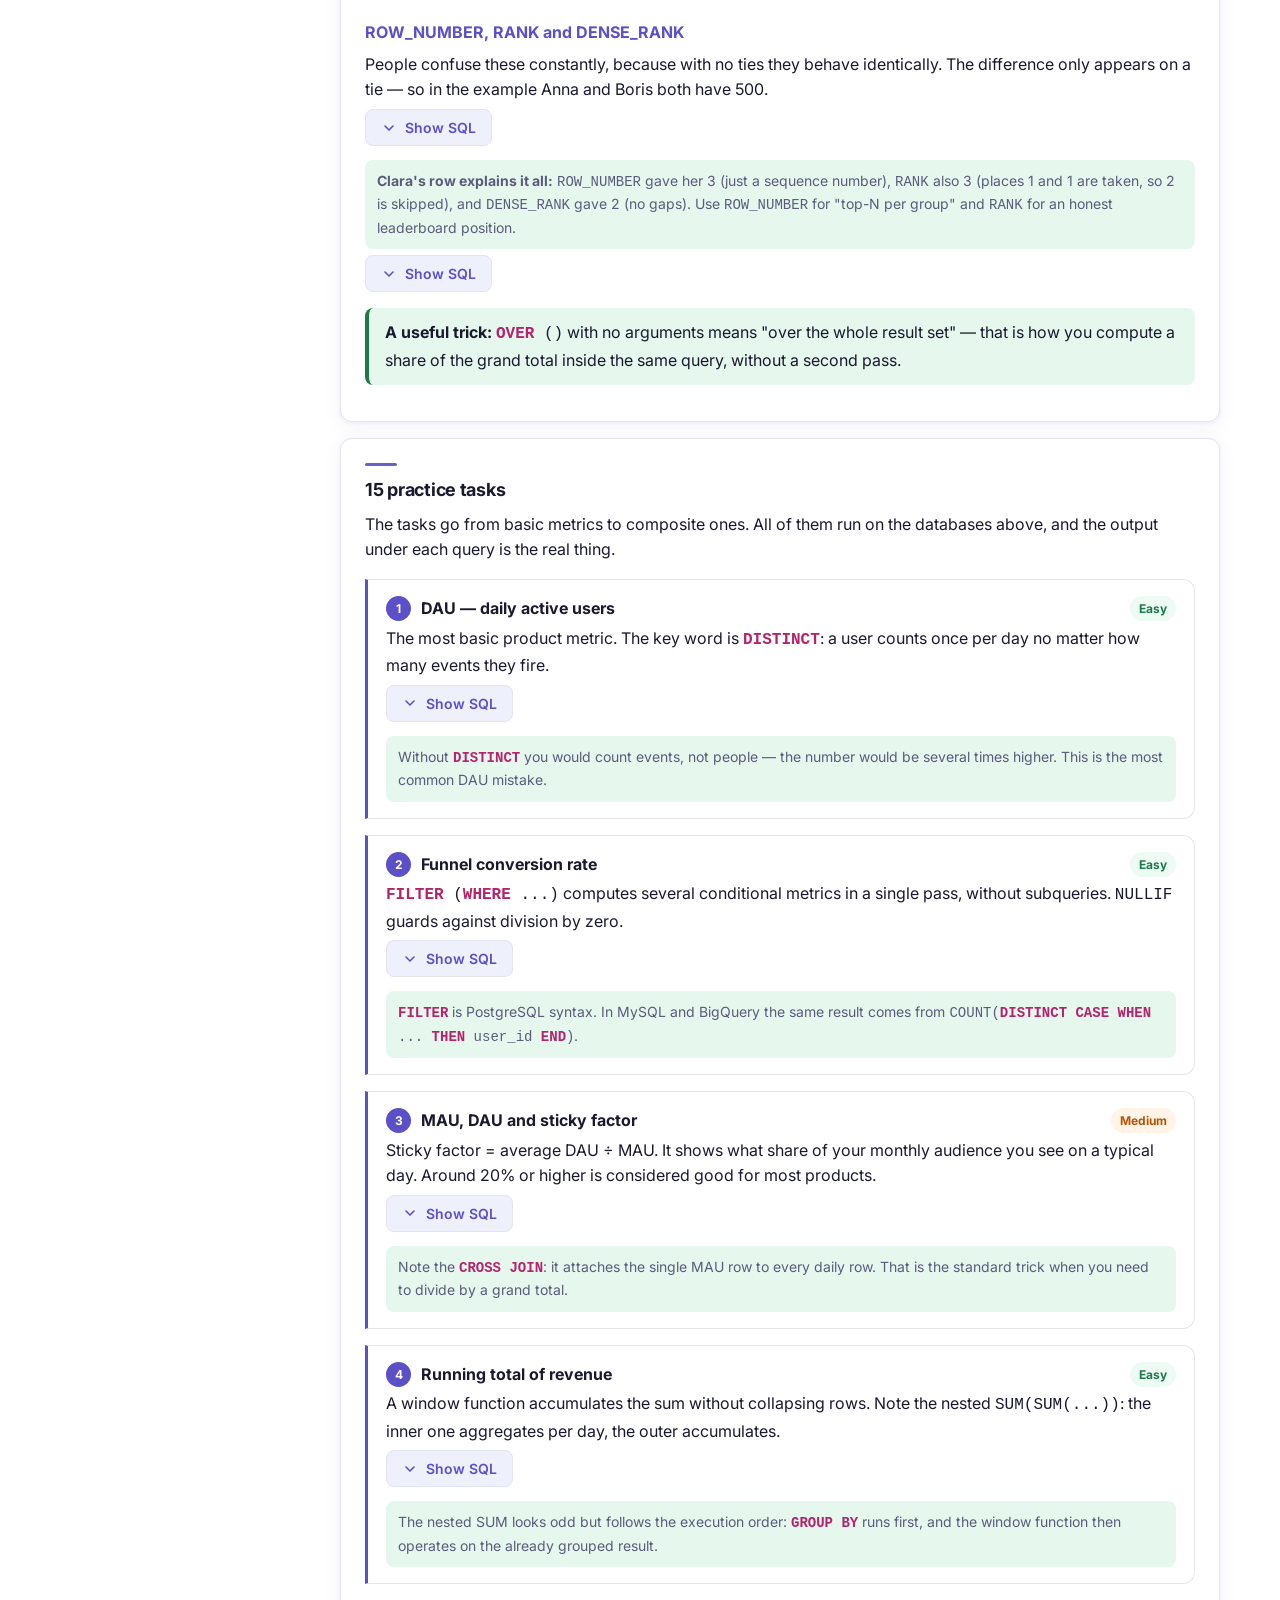
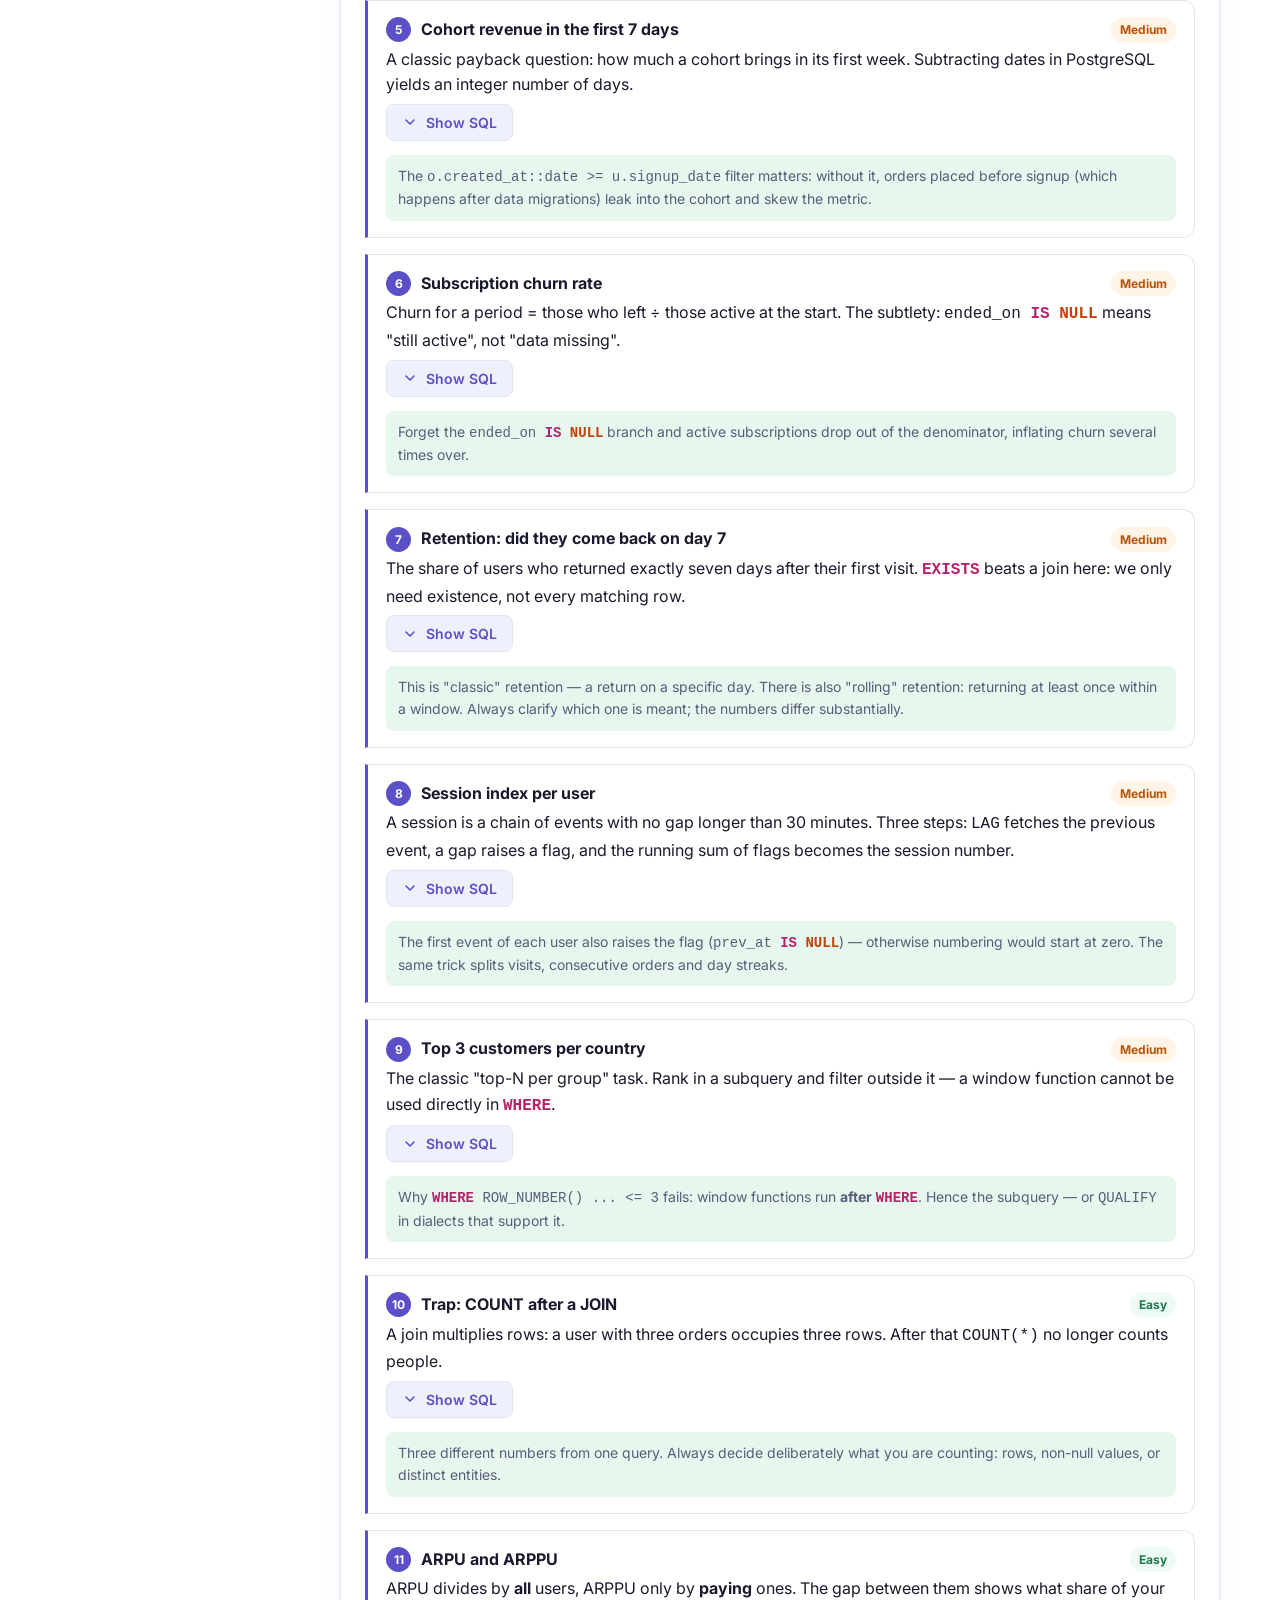
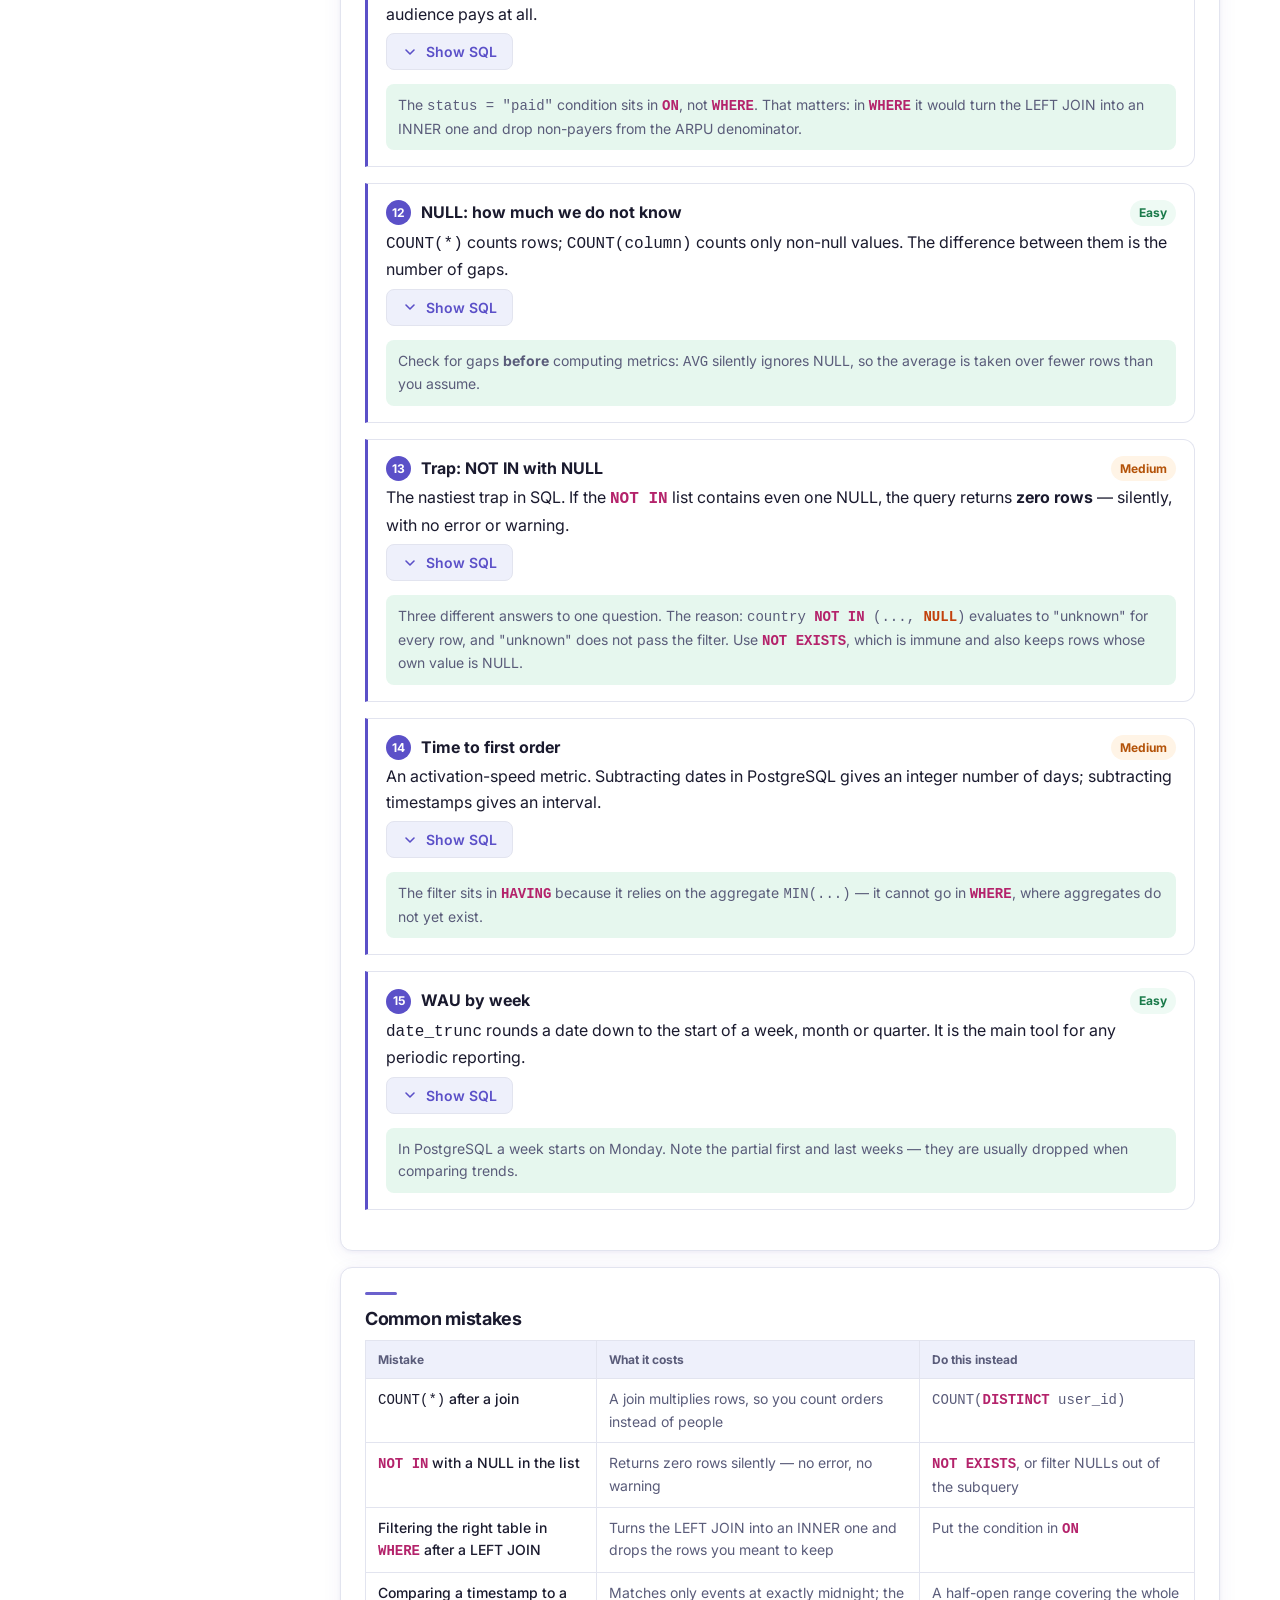
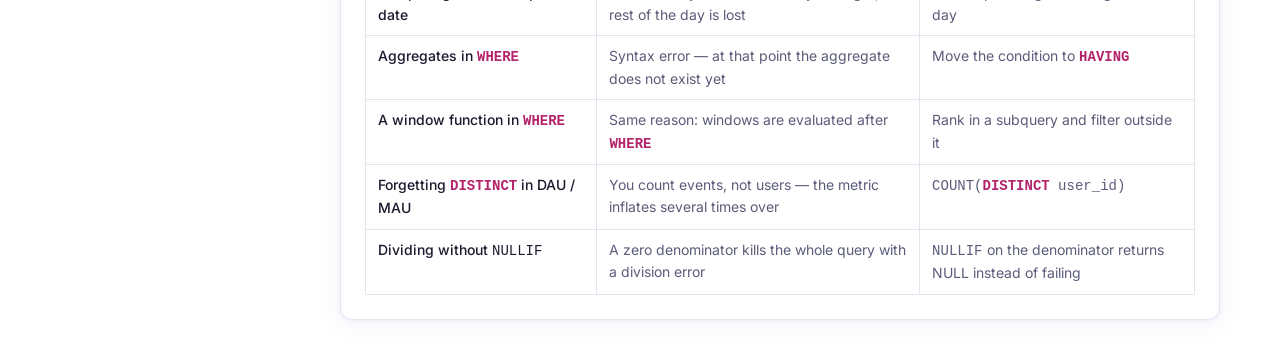
<file: sql.html>
<!DOCTYPE html>
<html lang="en">
<head>
<meta charset="utf-8">
<meta name="viewport" content="width=device-width, initial-scale=1">
<title>SQL for Analysts — Data for Everyone</title>
<meta name="description" content="Practical SQL for product analysts: joins, NULL logic, dates, window functions and fifteen product tasks with real PostgreSQL output.">
<link rel="canonical" href="https://data-for-everyone.com/sql.html">
<link rel="icon" href="favicon.ico" sizes="any">
<link rel="icon" type="image/png" sizes="32x32" href="favicon-32x32.png">
<link rel="icon" type="image/png" sizes="16x16" href="favicon-16x16.png">
<link rel="apple-touch-icon" href="apple-touch-icon.png">
<meta property="og:type" content="article">
<meta property="og:title" content="SQL for Analysts — Data for Everyone">
<meta property="og:description" content="Practice databases and fifteen product tasks with verified PostgreSQL output.">
<meta property="og:url" content="https://data-for-everyone.com/sql.html">
<meta property="og:image" content="https://data-for-everyone.com/og-image.png">
<meta name="twitter:card" content="summary_large_image">
<meta name="twitter:image" content="https://data-for-everyone.com/og-image.png">
<link rel="preconnect" href="https://fonts.googleapis.com">
<link rel="preconnect" href="https://fonts.gstatic.com" crossorigin>
<link href="https://fonts.googleapis.com/css2?family=Inter:wght@400;500;600;700;800&family=JetBrains+Mono:wght@400;500&display=swap" rel="stylesheet">
<link rel="stylesheet" href="styles.css?v=fd9df2bb">
</head>
<body>
<!--TOPBAR--><div class="topbar"><div class="topbar-in"><a class="tb-brand" href="index.html"><span class="tb-logo"><svg class="ic" width="18" height="18" viewBox="0 0 24 24" fill="none" stroke="currentColor" stroke-width="2" stroke-linecap="round" stroke-linejoin="round" aria-hidden="true"><path d="M5 19v-8M12 19V5M19 19v-6"/></svg></span><span data-i18n="home_brand">Data for Everyone</span></a><nav class="tb-nav" aria-label="Sections"><a class="tb-link" href="ab-testing.html"><span data-i18n="tb_calc">Calculator</span></a><a class="tb-link" href="ab-theory.html"><span data-i18n="tb_theory">A/B theory</span></a><a class="tb-link" href="causal.html"><span data-i18n="tb_causal">Causal inference</span></a><a class="tb-link" href="python.html"><span data-i18n="tb_py">Python</span></a><a class="tb-link on" href="sql.html" aria-current="page"><span data-i18n="tb_sql">SQL</span></a><a class="tb-link" href="algorithms.html"><span data-i18n="tb_alg">Algorithms</span></a></nav><div class="tb-ctrl"><button class="tb-btn lang-toggle" onclick="toggleLang()" aria-label="Switch language" id="lang-btn"><span id="lang-label">RU</span></button><button class="tb-btn theme-toggle" onclick="toggleTheme()" aria-label="Dark" title="Dark"><span class="theme-toggle-icon" id="theme-icon"><svg class="ic" width="18" height="18" viewBox="0 0 24 24" fill="none" stroke="currentColor" stroke-width="2" stroke-linecap="round" stroke-linejoin="round" aria-hidden="true"><path d="M21 12.8A9 9 0 1 1 11.2 3a7 7 0 0 0 9.8 9.8z"/></svg></span><span class="sr-only" id="theme-label" data-i18n="theme_dark">Dark</span></button></div></div></div><!--/TOPBAR-->
<header class="site-header">
  <div class="site-header-inner">
    <nav class="crumbs" aria-label="Breadcrumb">
      <a href="index.html" data-i18n="home_brand">Data for Everyone</a>
      <span class="crumb-sep" aria-hidden="true">/</span>
      <span class="crumb-cur" data-i18n="sql_title">SQL for Analysts</span>
    </nav>
    <div class="site-header-row">
      <h1 data-i18n="sql_title">SQL for Analysts</h1>
    </div>
    <p data-i18n="sql_sub">Four practice databases and fifteen product tasks.</p>
  </div>
</header>
<main class="causal-main" id="tab-reference">
<div class="causal-layout">
<nav class="toc-sidebar" id="sql-nav"><div class="toc-side-title" data-i18n="sql_toc_h">On this page</div>
<a class="toc-link" href="#s-schema"><span class="toc-ic"><svg width="16" height="16" viewBox="0 0 24 24" fill="none" stroke="currentColor" stroke-width="2" stroke-linecap="round" stroke-linejoin="round"><rect x="3" y="4" width="18" height="16" rx="2"/><path d="M3 10h18M9 10v10"/></svg></span><span data-i18n="sql_nav_1">Practice databases</span></a>
<a class="toc-link" href="#s-order"><span class="toc-ic"><svg width="16" height="16" viewBox="0 0 24 24" fill="none" stroke="currentColor" stroke-width="2" stroke-linecap="round" stroke-linejoin="round"><path d="M4 6h16M4 12h16M4 18h10"/><circle cx="19" cy="18" r="2"/></svg></span><span data-i18n="sql_nav_2">Query execution order</span></a>
<a class="toc-link" href="#s-joins"><span class="toc-ic"><svg width="16" height="16" viewBox="0 0 24 24" fill="none" stroke="currentColor" stroke-width="2" stroke-linecap="round" stroke-linejoin="round"><circle cx="9" cy="12" r="6"/><circle cx="15" cy="12" r="6"/></svg></span><span data-i18n="sql_nav_3">Joins</span></a>
<a class="toc-link" href="#s-null"><span class="toc-ic"><svg width="16" height="16" viewBox="0 0 24 24" fill="none" stroke="currentColor" stroke-width="2" stroke-linecap="round" stroke-linejoin="round"><circle cx="12" cy="12" r="9"/><path d="M5.6 5.6l12.8 12.8"/></svg></span><span data-i18n="sql_nav_4">NULL logic</span></a>
<a class="toc-link" href="#s-dates"><span class="toc-ic"><svg width="16" height="16" viewBox="0 0 24 24" fill="none" stroke="currentColor" stroke-width="2" stroke-linecap="round" stroke-linejoin="round"><rect x="3" y="5" width="18" height="16" rx="2"/><path d="M3 10h18M8 3v4M16 3v4"/></svg></span><span data-i18n="sql_nav_5">Dates and time</span></a>
<a class="toc-link" href="#s-window"><span class="toc-ic"><svg width="16" height="16" viewBox="0 0 24 24" fill="none" stroke="currentColor" stroke-width="2" stroke-linecap="round" stroke-linejoin="round"><rect x="3" y="4" width="18" height="16" rx="2"/><path d="M9 4v16"/><path d="M13 9h5M13 13h5"/></svg></span><span data-i18n="sql_nav_6">Window functions</span></a>
<a class="toc-link" href="#s-tasks"><span class="toc-ic"><svg width="16" height="16" viewBox="0 0 24 24" fill="none" stroke="currentColor" stroke-width="2" stroke-linecap="round" stroke-linejoin="round"><path d="M9 11l3 3 8-8"/><path d="M21 12v7a2 2 0 0 1-2 2H5a2 2 0 0 1-2-2V5a2 2 0 0 1 2-2h11"/></svg></span><span data-i18n="sql_nav_7">15 practice tasks</span></a>
<a class="toc-link" href="#s-errors"><span class="toc-ic"><svg width="16" height="16" viewBox="0 0 24 24" fill="none" stroke="currentColor" stroke-width="2" stroke-linecap="round" stroke-linejoin="round"><circle cx="12" cy="12" r="9"/><path d="M12 8v5"/><path d="M12 16.5h.01"/></svg></span><span data-i18n="sql_nav_8">Common mistakes</span></a>
</nav><div class="causal-content">
<div class="card" id="s-schema"><div class="card-title" data-i18n="sc_h">Practice databases</div>
<p data-i18n="sc_lead">Every task below runs on these four linked tables — a typical product-analytics schema. The data deliberately contains NULLs, cancelled orders and ended subscriptions, so the traps are real rather than hypothetical.</p>
<div class="schema-grid">
<div class="schema-card"><div class="schema-head"><span class="schema-name">users</span><span class="schema-count">60 <span data-i18n="sc_rows">rows</span></span></div><table class="schema-cols"><tbody>
<tr><td class="c-name">user_id</td><td class="c-type">integer</td><td class="c-badges"><span class="badge pk" title="primary key">PK</span></td></tr>
<tr><td class="c-name">signup_date</td><td class="c-type">date</td><td class="c-badges"></td></tr>
<tr><td class="c-name">country</td><td class="c-type">text</td><td class="c-badges"><span class="badge nul" title="may be NULL">NULL</span></td></tr>
<tr><td class="c-name">plan</td><td class="c-type">text</td><td class="c-badges"><span class="badge nul" title="may be NULL">NULL</span></td></tr>
<tr><td class="c-name">channel</td><td class="c-type">text</td><td class="c-badges"><span class="badge nul" title="may be NULL">NULL</span></td></tr>
</tbody></table></div>
<div class="schema-card"><div class="schema-head"><span class="schema-name">events</span><span class="schema-count">1606 <span data-i18n="sc_rows">rows</span></span></div><table class="schema-cols"><tbody>
<tr><td class="c-name">event_id</td><td class="c-type">bigint</td><td class="c-badges"><span class="badge pk" title="primary key">PK</span></td></tr>
<tr><td class="c-name">user_id<span class="schema-ref">→ users.user_id</span></td><td class="c-type">integer</td><td class="c-badges"><span class="badge fk" title="references users.user_id">FK</span></td></tr>
<tr><td class="c-name">event_at</td><td class="c-type">timestamp</td><td class="c-badges"></td></tr>
<tr><td class="c-name">event</td><td class="c-type">text</td><td class="c-badges"></td></tr>
</tbody></table></div>
<div class="schema-card"><div class="schema-head"><span class="schema-name">orders</span><span class="schema-count">120 <span data-i18n="sc_rows">rows</span></span></div><table class="schema-cols"><tbody>
<tr><td class="c-name">order_id</td><td class="c-type">integer</td><td class="c-badges"><span class="badge pk" title="primary key">PK</span></td></tr>
<tr><td class="c-name">user_id<span class="schema-ref">→ users.user_id</span></td><td class="c-type">integer</td><td class="c-badges"><span class="badge fk" title="references users.user_id">FK</span><span class="badge nul" title="may be NULL">NULL</span></td></tr>
<tr><td class="c-name">created_at</td><td class="c-type">timestamp</td><td class="c-badges"></td></tr>
<tr><td class="c-name">amount</td><td class="c-type">numeric</td><td class="c-badges"><span class="badge nul" title="may be NULL">NULL</span></td></tr>
<tr><td class="c-name">status</td><td class="c-type">text</td><td class="c-badges"><span class="badge nul" title="may be NULL">NULL</span></td></tr>
</tbody></table></div>
<div class="schema-card"><div class="schema-head"><span class="schema-name">subscriptions</span><span class="schema-count">16 <span data-i18n="sc_rows">rows</span></span></div><table class="schema-cols"><tbody>
<tr><td class="c-name">sub_id</td><td class="c-type">integer</td><td class="c-badges"><span class="badge pk" title="primary key">PK</span></td></tr>
<tr><td class="c-name">user_id<span class="schema-ref">→ users.user_id</span></td><td class="c-type">integer</td><td class="c-badges"><span class="badge fk" title="references users.user_id">FK</span><span class="badge nul" title="may be NULL">NULL</span></td></tr>
<tr><td class="c-name">started_on</td><td class="c-type">date</td><td class="c-badges"></td></tr>
<tr><td class="c-name">ended_on</td><td class="c-type">date</td><td class="c-badges"><span class="badge nul" title="may be NULL">NULL</span></td></tr>
</tbody></table></div>
</div><div class="schema-legend"><span><span class="badge pk">PK</span> <span data-i18n="sc_legend_pk">primary key</span></span><span><span class="badge fk">FK</span> <span data-i18n="sc_legend_fk">foreign key</span></span><span><span class="badge nul">NULL</span> <span data-i18n="sc_legend_null">may be NULL</span></span></div>
<div class="dd-h3" data-i18n="sc_ddl_h">The DDL that creates it</div>
<button class="code-toggle" onclick="toggleCode(this)" aria-expanded="false"><svg class="code-toggle-chevron" width="16" height="16" viewBox="0 0 24 24" fill="none" stroke="currentColor" stroke-width="2.4" stroke-linecap="round" stroke-linejoin="round"><polyline points="6 9 12 15 18 9"/></svg><span data-i18n="sql_show">Show SQL</span></button>
<div class="code-collapse" hidden>
<div class="code-block"><button class="code-copy" onclick="copyCodeBlock(this)" data-i18n="btn_copy">Copy</button><pre><span class="hl-kw">CREATE</span> <span class="hl-kw">TABLE</span> users (
    user_id     <span class="hl-type">INT</span> <span class="hl-kw">PRIMARY</span> <span class="hl-kw">KEY</span>,
    signup_date <span class="hl-type">DATE</span> <span class="hl-ctl">NOT</span> <span class="hl-const">NULL</span>,
    country     <span class="hl-type">TEXT</span>,             <span class="hl-com">-- may be NULL: geo not resolved</span>
    plan        <span class="hl-type">TEXT</span>,             <span class="hl-com">-- free / pro, may be NULL</span>
    channel     <span class="hl-type">TEXT</span>
);

<span class="hl-kw">CREATE</span> <span class="hl-kw">TABLE</span> events (
    event_id  <span class="hl-type">BIGSERIAL</span> <span class="hl-kw">PRIMARY</span> <span class="hl-kw">KEY</span>,
    user_id   <span class="hl-type">INT</span> <span class="hl-ctl">NOT</span> <span class="hl-const">NULL</span> <span class="hl-kw">REFERENCES</span> users(user_id),
    event_at  <span class="hl-type">TIMESTAMP</span> <span class="hl-ctl">NOT</span> <span class="hl-const">NULL</span>,
    event     <span class="hl-type">TEXT</span> <span class="hl-ctl">NOT</span> <span class="hl-const">NULL</span>       <span class="hl-com">-- open / view / add_to_cart / purchase</span>
);

<span class="hl-kw">CREATE</span> <span class="hl-kw">TABLE</span> orders (
    order_id   <span class="hl-type">INT</span> <span class="hl-kw">PRIMARY</span> <span class="hl-kw">KEY</span>,
    user_id    <span class="hl-type">INT</span> <span class="hl-kw">REFERENCES</span> users(user_id),
    created_at <span class="hl-type">TIMESTAMP</span> <span class="hl-ctl">NOT</span> <span class="hl-const">NULL</span>,
    amount     <span class="hl-type">NUMERIC</span>(<span class="hl-num">10</span>,<span class="hl-num">2</span>),     <span class="hl-com">-- NULL when the order is not paid</span>
    status     <span class="hl-type">TEXT</span>               <span class="hl-com">-- paid / cancelled / pending</span>
);

<span class="hl-kw">CREATE</span> <span class="hl-kw">TABLE</span> subscriptions (
    sub_id     <span class="hl-type">INT</span> <span class="hl-kw">PRIMARY</span> <span class="hl-kw">KEY</span>,
    user_id    <span class="hl-type">INT</span> <span class="hl-kw">REFERENCES</span> users(user_id),
    started_on <span class="hl-type">DATE</span> <span class="hl-ctl">NOT</span> <span class="hl-const">NULL</span>,
    ended_on   <span class="hl-type">DATE</span>               <span class="hl-com">-- NULL = still active</span>
);</pre></div>
</div>

<div class="dd-h3" data-i18n="sc_peek_h">What the data looks like</div>
<button class="code-toggle" onclick="toggleCode(this)" aria-expanded="false"><svg class="code-toggle-chevron" width="16" height="16" viewBox="0 0 24 24" fill="none" stroke="currentColor" stroke-width="2.4" stroke-linecap="round" stroke-linejoin="round"><polyline points="6 9 12 15 18 9"/></svg><span data-i18n="sql_show">Show SQL</span></button>
<div class="code-collapse" hidden>
<div class="code-block"><button class="code-copy" onclick="copyCodeBlock(this)" data-i18n="btn_copy">Copy</button><pre><span class="hl-kw">SELECT</span> * <span class="hl-kw">FROM</span> users <span class="hl-kw">ORDER</span> <span class="hl-kw">BY</span> user_id <span class="hl-kw">LIMIT</span> <span class="hl-num">5</span>;</pre></div>
<div class="code-output"><span class="code-output-label" data-i18n="sql_out_label"># result (verified on PostgreSQL 16):</span>user_id | signup_date | country | plan | channel  
---------+-------------+---------+------+----------
       1 | 2026-01-01  | KZ      | free | organic
       2 | 2026-01-22  | KZ      | free | referral
       3 | 2026-02-02  | RU      | free | referral
       4 | 2026-03-01  | KZ      | pro  | referral
       5 | 2026-03-14  | RU      | free | organic
(5 rows)</div>
</div>

<div class="callout-box" data-i18n="sc_note"><b>Note the NULLs:</b> a user may have no <code>country</code> and no <code>plan</code>. That is not a generation glitch — it is the reality that breaks <code>NOT IN</code>, <code>COUNT</code> and <code>AVG</code>. Tasks 12 and 13 rely on exactly these rows.</div>
</div>
<div class="card" id="s-order"><div class="card-title" data-i18n="or_h">How a query actually runs</div>
<p data-i18n="or_p">The single most useful thing to understand before anything else: SQL does <b>not</b> execute in the order it is written. Almost every "why does this not work" question traces back to this.</p>
<div class="exec-order"><span>FROM / JOIN</span><i>→</i><span>WHERE</span><i>→</i><span>GROUP BY</span><i>→</i><span>HAVING</span><i>→</i><span>SELECT</span><i>→</i><span>ORDER BY</span><i>→</i><span>LIMIT</span></div>
<table class="ref-table"><thead><tr><th data-i18n="or_c1">Rule</th><th data-i18n="or_c2">Why</th></tr></thead><tbody>
<tr><td data-i18n="or_r1a"><code>WHERE</code> cannot see aggregates</td><td data-i18n="or_r1b">It runs before <code>GROUP BY</code>, so sums and counts do not exist yet. Use <code>HAVING</code>.</td></tr>
<tr><td data-i18n="or_r2a"><code>WHERE</code> cannot see <code>SELECT</code> aliases</td><td data-i18n="or_r2b"><code>SELECT</code> runs later — the alias has not been created yet.</td></tr>
<tr><td data-i18n="or_r3a">Window functions cannot go in <code>WHERE</code></td><td data-i18n="or_r3b">They run after <code>SELECT</code>. Wrap them in a subquery — see task 9.</td></tr>
<tr><td data-i18n="or_r4a"><code>ORDER BY</code> <i>can</i> see aliases</td><td data-i18n="or_r4b">It runs last, so by then every alias exists. This is the one place you may reuse them.</td></tr>
</tbody></table></div>
<div class="card" id="s-joins"><div class="card-title" data-i18n="jn_h">Joins: which one when</div>
<p data-i18n="jn_p">A join answers one question: what to do with rows that have no match on the other side.</p>
<table class="ref-table"><thead><tr><th data-i18n="jn_c1">Type</th><th data-i18n="jn_c2">Returns</th><th data-i18n="jn_c3">When you need it</th></tr></thead><tbody>
<tr><td><code>INNER JOIN</code></td><td data-i18n="jn_1b">Only rows that matched on both sides</td><td data-i18n="jn_1c">You want users who actually placed an order</td></tr>
<tr><td><code>LEFT JOIN</code></td><td data-i18n="jn_2b">Everything on the left, plus matches on the right (NULL otherwise)</td><td data-i18n="jn_2c">All users, including those with no orders — by far the most common in analytics</td></tr>
<tr><td><code>RIGHT / FULL</code></td><td data-i18n="jn_3b">Mirrored / everything from both sides</td><td data-i18n="jn_3c">Rare; usually rewritten as a LEFT JOIN</td></tr>
<tr><td><code>CROSS JOIN</code></td><td data-i18n="jn_4b">Every combination of both sides</td><td data-i18n="jn_4c">A calendar of dates × segments so there are no gaps; dividing by a grand total</td></tr>
</tbody></table>
<div class="callout-box warn" data-i18n="jn_warn"><b>A condition in <code>ON</code> is not the same as in <code>WHERE</code>.</b> For a <code>LEFT JOIN</code>, filtering the right table in <code>WHERE</code> turns it into an <code>INNER JOIN</code>: rows whose right side is NULL fail the condition and disappear. To keep the left side, the condition belongs in <code>ON</code>. Task 11 shows this in action.</div>
</div>
<div class="card" id="s-null"><div class="card-title" data-i18n="nl_h">NULL: three states, not two</div>
<p data-i18n="nl_p">SQL logic is three-valued: true, false and <b>unknown</b>. <code>NULL</code> means "unknown", any comparison with it yields "unknown" again — and "unknown" does not pass a filter.</p>
<button class="code-toggle" onclick="toggleCode(this)" aria-expanded="false"><svg class="code-toggle-chevron" width="16" height="16" viewBox="0 0 24 24" fill="none" stroke="currentColor" stroke-width="2.4" stroke-linecap="round" stroke-linejoin="round"><polyline points="6 9 12 15 18 9"/></svg><span data-i18n="sql_show">Show SQL</span></button>
<div class="code-collapse" hidden>
<div class="code-block"><button class="code-copy" onclick="copyCodeBlock(this)" data-i18n="btn_copy">Copy</button><pre><span class="hl-kw">SELECT</span> (<span class="hl-const">NULL</span> = <span class="hl-const">NULL</span>) <span class="hl-kw">AS</span> eq, (<span class="hl-const">NULL</span> <span class="hl-ctl">IS</span> <span class="hl-const">NULL</span>) <span class="hl-kw">AS</span> is_null,
       (<span class="hl-num">5</span> &gt; <span class="hl-const">NULL</span>) <span class="hl-kw">AS</span> cmp, <span class="hl-bi">COALESCE</span>(<span class="hl-const">NULL</span>, <span class="hl-str">'fallback'</span>) <span class="hl-kw">AS</span> coalesced</pre></div>
<div class="code-output"><span class="code-output-label" data-i18n="sql_out_label"># result (verified on PostgreSQL 16):</span>eq | is_null | cmp | coalesced 
----+---------+-----+-----------
    | t       |     | fallback
(1 row)</div>
</div>

<div class="callout-box" data-i18n="nl_read"><b>Reading the result:</b> <code>NULL = NULL</code> came back empty rather than true. That is why you compare with <code>IS NULL</code>, and substitute a fallback with <code>COALESCE</code>.</div>
<div class="cs-takeaway" data-i18n="nl_take"><b>How NULL affects aggregates:</b> <code>COUNT(*)</code> counts every row, <code>COUNT(column)</code> only non-null ones, and <code>AVG</code> / <code>SUM</code> quietly skip NULLs. The gap between the first two is exactly your number of missing values — see task 12.</div>
</div>
<div class="card" id="s-dates"><div class="card-title" data-i18n="dt_h">Dates and time</div>
<p data-i18n="dt_p">Three operations cover almost everything: the difference between two dates, truncating to a period, and shifting by an interval. In PostgreSQL subtracting two <code>date</code> values gives an integer number of days, while subtracting two timestamps gives an <code>interval</code>.</p>
<button class="code-toggle" onclick="toggleCode(this)" aria-expanded="false"><svg class="code-toggle-chevron" width="16" height="16" viewBox="0 0 24 24" fill="none" stroke="currentColor" stroke-width="2.4" stroke-linecap="round" stroke-linejoin="round"><polyline points="6 9 12 15 18 9"/></svg><span data-i18n="sql_show">Show SQL</span></button>
<div class="code-collapse" hidden>
<div class="code-block"><button class="code-copy" onclick="copyCodeBlock(this)" data-i18n="btn_copy">Copy</button><pre><span class="hl-kw">SELECT</span>
  <span class="hl-type">DATE</span> <span class="hl-str">'2026-03-15'</span> - <span class="hl-type">DATE</span> <span class="hl-str">'2026-03-01'</span>                    <span class="hl-kw">AS</span> days_between,
  <span class="hl-bi">date_trunc</span>(<span class="hl-str">'week'</span>,  <span class="hl-type">TIMESTAMP</span> <span class="hl-str">'2026-03-15 12:00'</span>)::<span class="hl-type">date</span>  <span class="hl-kw">AS</span> week_start,
  <span class="hl-bi">date_trunc</span>(<span class="hl-str">'month'</span>, <span class="hl-type">TIMESTAMP</span> <span class="hl-str">'2026-03-15 12:00'</span>)::<span class="hl-type">date</span>  <span class="hl-kw">AS</span> month_start,
  <span class="hl-type">DATE</span> <span class="hl-str">'2026-03-15'</span> - <span class="hl-kw">INTERVAL</span> <span class="hl-str">'7 days'</span>                    <span class="hl-kw">AS</span> week_ago,
  <span class="hl-bi">to_char</span>(<span class="hl-type">DATE</span> <span class="hl-str">'2026-03-15'</span>, <span class="hl-str">'Day'</span>)                        <span class="hl-kw">AS</span> weekday</pre></div>
<div class="code-output"><span class="code-output-label" data-i18n="sql_out_label"># result (verified on PostgreSQL 16):</span>days_between | week_start | month_start |      week_ago       |  weekday  
--------------+------------+-------------+---------------------+-----------
           14 | 2026-03-09 | 2026-03-01  | 2026-03-08 00:00:00 | Sunday   
(1 row)</div>
</div>

<div class="callout-box warn" data-i18n="dt_warn"><b>The classic trap:</b> comparing a timestamp column directly to a date finds nothing unless the event happened at exactly midnight. Use a half-open range instead — <code>&gt;= the day AND &lt; the next day</code>.</div>
<div class="callout-box" data-i18n="dt_dial"><b>Across dialects:</b> the ideas are identical, the syntax differs. Date difference in PostgreSQL is <code>a - b</code>; in BigQuery <code>DATE_DIFF(a, b, DAY)</code>; in MySQL <code>DATEDIFF(a, b)</code>. Truncation is <code>date_trunc</code> in PostgreSQL and <code>DATE_TRUNC</code> with a different argument order in BigQuery.</div>
</div>
<div class="card" id="s-window"><div class="card-title" data-i18n="wn_h">Window functions</div>
<p data-i18n="wn_p">A window computes an aggregate <b>without collapsing rows</b>: the rows stay where they are and a calculated column appears beside them. That is the essential difference from <code>GROUP BY</code>.</p>
<div class="dd-h3" data-i18n="wn_rank_h">ROW_NUMBER, RANK and DENSE_RANK</div>
<p data-i18n="wn_rank_p">People confuse these constantly, because with no ties they behave identically. The difference only appears on a tie — so in the example Anna and Boris both have 500.</p>
<button class="code-toggle" onclick="toggleCode(this)" aria-expanded="false"><svg class="code-toggle-chevron" width="16" height="16" viewBox="0 0 24 24" fill="none" stroke="currentColor" stroke-width="2.4" stroke-linecap="round" stroke-linejoin="round"><polyline points="6 9 12 15 18 9"/></svg><span data-i18n="sql_show">Show SQL</span></button>
<div class="code-collapse" hidden>
<div class="code-block"><button class="code-copy" onclick="copyCodeBlock(this)" data-i18n="btn_copy">Copy</button><pre><span class="hl-kw">WITH</span> sales(rep, region, amount) <span class="hl-kw">AS</span> (<span class="hl-kw">VALUES</span>
  (<span class="hl-str">'Anna'</span>,<span class="hl-str">'RU'</span>,<span class="hl-num">500</span>),(<span class="hl-str">'Boris'</span>,<span class="hl-str">'RU'</span>,<span class="hl-num">500</span>),(<span class="hl-str">'Clara'</span>,<span class="hl-str">'RU'</span>,<span class="hl-num">300</span>),
  (<span class="hl-str">'Dmitry'</span>,<span class="hl-str">'KZ'</span>,<span class="hl-num">700</span>),(<span class="hl-str">'Elena'</span>,<span class="hl-str">'KZ'</span>,<span class="hl-num">400</span>))
<span class="hl-kw">SELECT</span> rep, region, amount,
  <span class="hl-bi">ROW_NUMBER</span>() <span class="hl-kw">OVER</span> (<span class="hl-kw">PARTITION</span> <span class="hl-kw">BY</span> region <span class="hl-kw">ORDER</span> <span class="hl-kw">BY</span> amount <span class="hl-kw">DESC</span>) <span class="hl-kw">AS</span> row_num,
  <span class="hl-bi">RANK</span>()       <span class="hl-kw">OVER</span> (<span class="hl-kw">PARTITION</span> <span class="hl-kw">BY</span> region <span class="hl-kw">ORDER</span> <span class="hl-kw">BY</span> amount <span class="hl-kw">DESC</span>) <span class="hl-kw">AS</span> rnk,
  <span class="hl-bi">DENSE_RANK</span>() <span class="hl-kw">OVER</span> (<span class="hl-kw">PARTITION</span> <span class="hl-kw">BY</span> region <span class="hl-kw">ORDER</span> <span class="hl-kw">BY</span> amount <span class="hl-kw">DESC</span>) <span class="hl-kw">AS</span> dense
<span class="hl-kw">FROM</span> sales
<span class="hl-kw">ORDER</span> <span class="hl-kw">BY</span> region, amount <span class="hl-kw">DESC</span></pre></div>
<div class="code-output"><span class="code-output-label" data-i18n="sql_out_label"># result (verified on PostgreSQL 16):</span>rep   | region | amount | row_num | rnk | dense 
--------+--------+--------+---------+-----+-------
 Dmitry | KZ     |    700 |       1 |   1 |     1
 Elena  | KZ     |    400 |       2 |   2 |     2
 Anna   | RU     |    500 |       1 |   1 |     1
 Boris  | RU     |    500 |       2 |   1 |     1
 Clara  | RU     |    300 |       3 |   3 |     2
(5 rows)</div>
</div>

<div class="cs-takeaway" data-i18n="wn_rank_take"><b>Clara's row explains it all:</b> <code>ROW_NUMBER</code> gave her 3 (just a sequence number), <code>RANK</code> also 3 (places 1 and 1 are taken, so 2 is skipped), and <code>DENSE_RANK</code> gave 2 (no gaps). Use <code>ROW_NUMBER</code> for "top-N per group" and <code>RANK</code> for an honest leaderboard position.</div>
<button class="code-toggle" onclick="toggleCode(this)" aria-expanded="false"><svg class="code-toggle-chevron" width="16" height="16" viewBox="0 0 24 24" fill="none" stroke="currentColor" stroke-width="2.4" stroke-linecap="round" stroke-linejoin="round"><polyline points="6 9 12 15 18 9"/></svg><span data-i18n="sql_show">Show SQL</span></button>
<div class="code-collapse" hidden>
<div class="code-block"><button class="code-copy" onclick="copyCodeBlock(this)" data-i18n="btn_copy">Copy</button><pre><span class="hl-kw">WITH</span> sales(rep, amount) <span class="hl-kw">AS</span> (<span class="hl-kw">VALUES</span>
  (<span class="hl-str">'Anna'</span>,<span class="hl-num">500</span>),(<span class="hl-str">'Boris'</span>,<span class="hl-num">500</span>),(<span class="hl-str">'Clara'</span>,<span class="hl-num">300</span>),(<span class="hl-str">'Dmitry'</span>,<span class="hl-num">700</span>),(<span class="hl-str">'Elena'</span>,<span class="hl-num">400</span>))
<span class="hl-kw">SELECT</span> rep, amount,
  <span class="hl-bi">SUM</span>(amount) <span class="hl-kw">OVER</span> (<span class="hl-kw">ORDER</span> <span class="hl-kw">BY</span> amount <span class="hl-kw">DESC</span>
                    <span class="hl-kw">ROWS</span> <span class="hl-kw">UNBOUNDED</span> <span class="hl-kw">PRECEDING</span>)      <span class="hl-kw">AS</span> running_total,
  <span class="hl-bi">ROUND</span>(<span class="hl-num">100.0</span> * amount / <span class="hl-bi">SUM</span>(amount) <span class="hl-kw">OVER</span> (), <span class="hl-num">1</span>)   <span class="hl-kw">AS</span> pct_of_total
<span class="hl-kw">FROM</span> sales
<span class="hl-kw">ORDER</span> <span class="hl-kw">BY</span> amount <span class="hl-kw">DESC</span></pre></div>
<div class="code-output"><span class="code-output-label" data-i18n="sql_out_label"># result (verified on PostgreSQL 16):</span>rep   | amount | running_total | pct_of_total 
--------+--------+---------------+--------------
 Dmitry |    700 |           700 |         29.2
 Anna   |    500 |          1200 |         20.8
 Boris  |    500 |          1700 |         20.8
 Elena  |    400 |          2100 |         16.7
 Clara  |    300 |          2400 |         12.5
(5 rows)</div>
</div>

<div class="callout-box" data-i18n="wn_over"><b>A useful trick:</b> <code>OVER ()</code> with no arguments means "over the whole result set" — that is how you compute a share of the grand total inside the same query, without a second pass.</div>
</div>
<div class="card" id="s-tasks"><div class="card-title" data-i18n="tk_h">15 practice tasks</div>
<p data-i18n="tk_lead">The tasks go from basic metrics to composite ones. All of them run on the databases above, and the output under each query is the real thing.</p>
<div class="task" id="task1">
<div class="task-head"><span class="task-num">1</span>
<span class="task-title" data-i18n="sqlt1_h">DAU — daily active users</span>
<span class="lv lv-easy" data-i18n="lv_easy">Easy</span></div>
<p data-i18n="sqlt1_i">The most basic product metric. The key word is <code>DISTINCT</code>: a user counts once per day no matter how many events they fire.</p>
<button class="code-toggle" onclick="toggleCode(this)" aria-expanded="false"><svg class="code-toggle-chevron" width="16" height="16" viewBox="0 0 24 24" fill="none" stroke="currentColor" stroke-width="2.4" stroke-linecap="round" stroke-linejoin="round"><polyline points="6 9 12 15 18 9"/></svg><span data-i18n="sql_show">Show SQL</span></button>
<div class="code-collapse" hidden>
<div class="code-block"><button class="code-copy" onclick="copyCodeBlock(this)" data-i18n="btn_copy">Copy</button><pre><span class="hl-kw">SELECT</span> event_at::<span class="hl-type">date</span> <span class="hl-kw">AS</span> day,
       <span class="hl-bi">COUNT</span>(<span class="hl-kw">DISTINCT</span> user_id) <span class="hl-kw">AS</span> dau
<span class="hl-kw">FROM</span> events
<span class="hl-kw">WHERE</span> event_at &gt;= <span class="hl-str">'2026-03-01'</span>
  <span class="hl-ctl">AND</span> event_at &lt;  <span class="hl-str">'2026-03-08'</span>
<span class="hl-kw">GROUP</span> <span class="hl-kw">BY</span> <span class="hl-num">1</span>
<span class="hl-kw">ORDER</span> <span class="hl-kw">BY</span> <span class="hl-num">1</span>;</pre></div>
<div class="code-output"><span class="code-output-label" data-i18n="sql_out_label"># result (verified on PostgreSQL 16):</span>day     | dau 
------------+-----
 2026-03-01 |  13
 2026-03-02 |   9
 2026-03-03 |  16
 2026-03-04 |  14
 2026-03-05 |  12
 2026-03-06 |  13
 2026-03-07 |  11
(7 rows)</div>
</div>

<div class="cs-takeaway" data-i18n="sqlt1_k">Without <code>DISTINCT</code> you would count events, not people — the number would be several times higher. This is the most common DAU mistake.</div>
</div>
<div class="task" id="task2">
<div class="task-head"><span class="task-num">2</span>
<span class="task-title" data-i18n="sqlt2_h">Funnel conversion rate</span>
<span class="lv lv-easy" data-i18n="lv_easy">Easy</span></div>
<p data-i18n="sqlt2_i"><code>FILTER (WHERE ...)</code> computes several conditional metrics in a single pass, without subqueries. <code>NULLIF</code> guards against division by zero.</p>
<button class="code-toggle" onclick="toggleCode(this)" aria-expanded="false"><svg class="code-toggle-chevron" width="16" height="16" viewBox="0 0 24 24" fill="none" stroke="currentColor" stroke-width="2.4" stroke-linecap="round" stroke-linejoin="round"><polyline points="6 9 12 15 18 9"/></svg><span data-i18n="sql_show">Show SQL</span></button>
<div class="code-collapse" hidden>
<div class="code-block"><button class="code-copy" onclick="copyCodeBlock(this)" data-i18n="btn_copy">Copy</button><pre><span class="hl-kw">SELECT</span>
  <span class="hl-bi">COUNT</span>(<span class="hl-kw">DISTINCT</span> user_id)                                    <span class="hl-kw">AS</span> visitors,
  <span class="hl-bi">COUNT</span>(<span class="hl-kw">DISTINCT</span> user_id) <span class="hl-kw">FILTER</span> (<span class="hl-kw">WHERE</span> event=<span class="hl-str">'add_to_cart'</span>) <span class="hl-kw">AS</span> carted,
  <span class="hl-bi">COUNT</span>(<span class="hl-kw">DISTINCT</span> user_id) <span class="hl-kw">FILTER</span> (<span class="hl-kw">WHERE</span> event=<span class="hl-str">'purchase'</span>)    <span class="hl-kw">AS</span> purchased,
  <span class="hl-bi">ROUND</span>(<span class="hl-num">100.0</span> * <span class="hl-bi">COUNT</span>(<span class="hl-kw">DISTINCT</span> user_id) <span class="hl-kw">FILTER</span> (<span class="hl-kw">WHERE</span> event=<span class="hl-str">'purchase'</span>)
              / <span class="hl-bi">NULLIF</span>(<span class="hl-bi">COUNT</span>(<span class="hl-kw">DISTINCT</span> user_id), <span class="hl-num">0</span>), <span class="hl-num">2</span>)       <span class="hl-kw">AS</span> cr_pct
<span class="hl-kw">FROM</span> events;</pre></div>
<div class="code-output"><span class="code-output-label" data-i18n="sql_out_label"># result (verified on PostgreSQL 16):</span>visitors | carted | purchased | cr_pct 
----------+--------+-----------+--------
       59 |     53 |        37 |  62.71
(1 row)</div>
</div>

<div class="cs-takeaway" data-i18n="sqlt2_k"><code>FILTER</code> is PostgreSQL syntax. In MySQL and BigQuery the same result comes from <code>COUNT(DISTINCT CASE WHEN ... THEN user_id END)</code>.</div>
</div>
<div class="task" id="task3">
<div class="task-head"><span class="task-num">3</span>
<span class="task-title" data-i18n="sqlt3_h">MAU, DAU and sticky factor</span>
<span class="lv lv-med" data-i18n="lv_med">Medium</span></div>
<p data-i18n="sqlt3_i">Sticky factor = average DAU ÷ MAU. It shows what share of your monthly audience you see on a typical day. Around 20% or higher is considered good for most products.</p>
<button class="code-toggle" onclick="toggleCode(this)" aria-expanded="false"><svg class="code-toggle-chevron" width="16" height="16" viewBox="0 0 24 24" fill="none" stroke="currentColor" stroke-width="2.4" stroke-linecap="round" stroke-linejoin="round"><polyline points="6 9 12 15 18 9"/></svg><span data-i18n="sql_show">Show SQL</span></button>
<div class="code-collapse" hidden>
<div class="code-block"><button class="code-copy" onclick="copyCodeBlock(this)" data-i18n="btn_copy">Copy</button><pre><span class="hl-kw">WITH</span> daily <span class="hl-kw">AS</span> (
  <span class="hl-kw">SELECT</span> event_at::<span class="hl-type">date</span> <span class="hl-kw">AS</span> day, <span class="hl-bi">COUNT</span>(<span class="hl-kw">DISTINCT</span> user_id) <span class="hl-kw">AS</span> dau
  <span class="hl-kw">FROM</span> events
  <span class="hl-kw">WHERE</span> event_at &gt;= <span class="hl-str">'2026-03-01'</span> <span class="hl-ctl">AND</span> event_at &lt; <span class="hl-str">'2026-04-01'</span>
  <span class="hl-kw">GROUP</span> <span class="hl-kw">BY</span> <span class="hl-num">1</span>
),
monthly <span class="hl-kw">AS</span> (
  <span class="hl-kw">SELECT</span> <span class="hl-bi">COUNT</span>(<span class="hl-kw">DISTINCT</span> user_id) <span class="hl-kw">AS</span> mau
  <span class="hl-kw">FROM</span> events
  <span class="hl-kw">WHERE</span> event_at &gt;= <span class="hl-str">'2026-03-01'</span> <span class="hl-ctl">AND</span> event_at &lt; <span class="hl-str">'2026-04-01'</span>
)
<span class="hl-kw">SELECT</span> <span class="hl-bi">ROUND</span>(<span class="hl-bi">AVG</span>(daily.dau), <span class="hl-num">1</span>)                    <span class="hl-kw">AS</span> avg_dau,
       monthly.mau,
       <span class="hl-bi">ROUND</span>(<span class="hl-num">100.0</span> * <span class="hl-bi">AVG</span>(daily.dau) / monthly.mau, <span class="hl-num">1</span>) <span class="hl-kw">AS</span> sticky_pct
<span class="hl-kw">FROM</span> daily <span class="hl-kw">CROSS</span> <span class="hl-kw">JOIN</span> monthly
<span class="hl-kw">GROUP</span> <span class="hl-kw">BY</span> monthly.mau;</pre></div>
<div class="code-output"><span class="code-output-label" data-i18n="sql_out_label"># result (verified on PostgreSQL 16):</span>avg_dau | mau | sticky_pct 
---------+-----+------------
    13.3 |  59 |       22.5
(1 row)</div>
</div>

<div class="cs-takeaway" data-i18n="sqlt3_k">Note the <code>CROSS JOIN</code>: it attaches the single MAU row to every daily row. That is the standard trick when you need to divide by a grand total.</div>
</div>
<div class="task" id="task4">
<div class="task-head"><span class="task-num">4</span>
<span class="task-title" data-i18n="sqlt4_h">Running total of revenue</span>
<span class="lv lv-easy" data-i18n="lv_easy">Easy</span></div>
<p data-i18n="sqlt4_i">A window function accumulates the sum without collapsing rows. Note the nested <code>SUM(SUM(...))</code>: the inner one aggregates per day, the outer accumulates.</p>
<button class="code-toggle" onclick="toggleCode(this)" aria-expanded="false"><svg class="code-toggle-chevron" width="16" height="16" viewBox="0 0 24 24" fill="none" stroke="currentColor" stroke-width="2.4" stroke-linecap="round" stroke-linejoin="round"><polyline points="6 9 12 15 18 9"/></svg><span data-i18n="sql_show">Show SQL</span></button>
<div class="code-collapse" hidden>
<div class="code-block"><button class="code-copy" onclick="copyCodeBlock(this)" data-i18n="btn_copy">Copy</button><pre><span class="hl-kw">SELECT</span> created_at::<span class="hl-type">date</span> <span class="hl-kw">AS</span> day,
       <span class="hl-bi">SUM</span>(amount)                                    <span class="hl-kw">AS</span> daily,
       <span class="hl-bi">SUM</span>(<span class="hl-bi">SUM</span>(amount)) <span class="hl-kw">OVER</span> (<span class="hl-kw">ORDER</span> <span class="hl-kw">BY</span> created_at::<span class="hl-type">date</span>) <span class="hl-kw">AS</span> running_total
<span class="hl-kw">FROM</span> orders
<span class="hl-kw">WHERE</span> status = <span class="hl-str">'paid'</span>
  <span class="hl-ctl">AND</span> created_at &lt; <span class="hl-str">'2026-03-08'</span>
<span class="hl-kw">GROUP</span> <span class="hl-kw">BY</span> <span class="hl-num">1</span>
<span class="hl-kw">ORDER</span> <span class="hl-kw">BY</span> <span class="hl-num">1</span>;</pre></div>
<div class="code-output"><span class="code-output-label" data-i18n="sql_out_label"># result (verified on PostgreSQL 16):</span>day     | daily  | running_total 
------------+--------+---------------
 2026-01-02 |  49.23 |         49.23
 2026-01-04 |  47.12 |         96.35
 2026-01-07 |  30.95 |        127.30
 2026-01-08 |  24.51 |        151.81
 2026-01-09 |  33.64 |        185.45
 2026-01-12 |  31.09 |        216.54
 2026-01-14 |  43.68 |        260.22
 2026-01-15 |  88.63 |        348.85
 2026-01-21 |  52.08 |        400.93
 2026-01-23 |  55.66 |        456.59
 2026-01-24 |  28.84 |        485.43
 2026-01-25 |  43.61 |        529.04
 2026-01-27 |  35.19 |        564.23
 2026-01-28 |  35.01 |        599.24
 2026-01-29 | 144.46 |        743.70
 2026-02-05 |  44.87 |        788.57
 2026-02-08 |  57.02 |        845.59
 2026-02-09 |  56.65 |        902.24
 2026-02-11 |  58.27 |        960.51
 2026-02-14 |  57.73 |       1018.24
 2026-02-24 |  18.18 |       1036.42
 2026-02-25 |  45.24 |       1081.66
 2026-03-01 |   9.52 |       1091.18
 2026-03-02 | 234.37 |       1325.55
 2026-03-03 | 171.00 |       1496.55
 2026-03-04 |  19.67 |       1516.22
 2026-03-05 | 186.46 |       1702.68
 2026-03-06 |  39.03 |       1741.71
 2026-03-07 |  36.39 |       1778.10
(29 rows)</div>
</div>

<div class="cs-takeaway" data-i18n="sqlt4_k">The nested SUM looks odd but follows the execution order: <code>GROUP BY</code> runs first, and the window function then operates on the already grouped result.</div>
</div>
<div class="task" id="task5">
<div class="task-head"><span class="task-num">5</span>
<span class="task-title" data-i18n="sqlt5_h">Cohort revenue in the first 7 days</span>
<span class="lv lv-med" data-i18n="lv_med">Medium</span></div>
<p data-i18n="sqlt5_i">A classic payback question: how much a cohort brings in its first week. Subtracting dates in PostgreSQL yields an integer number of days.</p>
<button class="code-toggle" onclick="toggleCode(this)" aria-expanded="false"><svg class="code-toggle-chevron" width="16" height="16" viewBox="0 0 24 24" fill="none" stroke="currentColor" stroke-width="2.4" stroke-linecap="round" stroke-linejoin="round"><polyline points="6 9 12 15 18 9"/></svg><span data-i18n="sql_show">Show SQL</span></button>
<div class="code-collapse" hidden>
<div class="code-block"><button class="code-copy" onclick="copyCodeBlock(this)" data-i18n="btn_copy">Copy</button><pre><span class="hl-kw">WITH</span> spend <span class="hl-kw">AS</span> (
  <span class="hl-kw">SELECT</span> <span class="hl-bi">date_trunc</span>(<span class="hl-str">'month'</span>, u.signup_date)::<span class="hl-type">date</span> <span class="hl-kw">AS</span> cohort_month,
         o.created_at::<span class="hl-type">date</span> - u.signup_date       <span class="hl-kw">AS</span> day_no,
         o.amount
  <span class="hl-kw">FROM</span> users u
  <span class="hl-kw">JOIN</span> orders o <span class="hl-kw">ON</span> o.user_id = u.user_id <span class="hl-ctl">AND</span> o.status = <span class="hl-str">'paid'</span>
  <span class="hl-kw">WHERE</span> o.created_at::<span class="hl-type">date</span> &gt;= u.signup_date
)
<span class="hl-kw">SELECT</span> cohort_month,
       <span class="hl-bi">SUM</span>(amount) <span class="hl-kw">FILTER</span> (<span class="hl-kw">WHERE</span> day_no &lt;= <span class="hl-num">7</span>) <span class="hl-kw">AS</span> revenue_day_7,
       <span class="hl-bi">SUM</span>(amount)                            <span class="hl-kw">AS</span> revenue_total
<span class="hl-kw">FROM</span> spend
<span class="hl-kw">GROUP</span> <span class="hl-kw">BY</span> <span class="hl-num">1</span>
<span class="hl-kw">ORDER</span> <span class="hl-kw">BY</span> <span class="hl-num">1</span>;</pre></div>
<div class="code-output"><span class="code-output-label" data-i18n="sql_out_label"># result (verified on PostgreSQL 16):</span>cohort_month | revenue_day_7 | revenue_total 
--------------+---------------+---------------
 2026-01-01   |        743.70 |       1842.46
 2026-02-01   |        432.40 |       1232.15
 2026-03-01   |        393.90 |        651.34
(3 rows)</div>
</div>

<div class="cs-takeaway" data-i18n="sqlt5_k">The <code>o.created_at::date >= u.signup_date</code> filter matters: without it, orders placed before signup (which happens after data migrations) leak into the cohort and skew the metric.</div>
</div>
<div class="task" id="task6">
<div class="task-head"><span class="task-num">6</span>
<span class="task-title" data-i18n="sqlt6_h">Subscription churn rate</span>
<span class="lv lv-med" data-i18n="lv_med">Medium</span></div>
<p data-i18n="sqlt6_i">Churn for a period = those who left ÷ those active at the start. The subtlety: <code>ended_on IS NULL</code> means "still active", not "data missing".</p>
<button class="code-toggle" onclick="toggleCode(this)" aria-expanded="false"><svg class="code-toggle-chevron" width="16" height="16" viewBox="0 0 24 24" fill="none" stroke="currentColor" stroke-width="2.4" stroke-linecap="round" stroke-linejoin="round"><polyline points="6 9 12 15 18 9"/></svg><span data-i18n="sql_show">Show SQL</span></button>
<div class="code-collapse" hidden>
<div class="code-block"><button class="code-copy" onclick="copyCodeBlock(this)" data-i18n="btn_copy">Copy</button><pre><span class="hl-kw">SELECT</span>
  <span class="hl-bi">COUNT</span>(*) <span class="hl-kw">FILTER</span> (
      <span class="hl-kw">WHERE</span> started_on &lt; <span class="hl-str">'2026-03-01'</span>
        <span class="hl-ctl">AND</span> (ended_on <span class="hl-ctl">IS</span> <span class="hl-const">NULL</span> <span class="hl-ctl">OR</span> ended_on &gt;= <span class="hl-str">'2026-03-01'</span>)
  ) <span class="hl-kw">AS</span> active_at_start,
  <span class="hl-bi">COUNT</span>(*) <span class="hl-kw">FILTER</span> (
      <span class="hl-kw">WHERE</span> ended_on &gt;= <span class="hl-str">'2026-03-01'</span> <span class="hl-ctl">AND</span> ended_on &lt; <span class="hl-str">'2026-04-01'</span>
  ) <span class="hl-kw">AS</span> churned,
  <span class="hl-bi">ROUND</span>(<span class="hl-num">100.0</span>
      * <span class="hl-bi">COUNT</span>(*) <span class="hl-kw">FILTER</span> (<span class="hl-kw">WHERE</span> ended_on &gt;= <span class="hl-str">'2026-03-01'</span> <span class="hl-ctl">AND</span> ended_on &lt; <span class="hl-str">'2026-04-01'</span>)
      / <span class="hl-bi">NULLIF</span>(<span class="hl-bi">COUNT</span>(*) <span class="hl-kw">FILTER</span> (
          <span class="hl-kw">WHERE</span> started_on &lt; <span class="hl-str">'2026-03-01'</span>
            <span class="hl-ctl">AND</span> (ended_on <span class="hl-ctl">IS</span> <span class="hl-const">NULL</span> <span class="hl-ctl">OR</span> ended_on &gt;= <span class="hl-str">'2026-03-01'</span>)), <span class="hl-num">0</span>)
    , <span class="hl-num">1</span>) <span class="hl-kw">AS</span> churn_pct
<span class="hl-kw">FROM</span> subscriptions;</pre></div>
<div class="code-output"><span class="code-output-label" data-i18n="sql_out_label"># result (verified on PostgreSQL 16):</span>active_at_start | churned | churn_pct 
-----------------+---------+-----------
              10 |       1 |      10.0
(1 row)</div>
</div>

<div class="cs-takeaway" data-i18n="sqlt6_k">Forget the <code>ended_on IS NULL</code> branch and active subscriptions drop out of the denominator, inflating churn several times over.</div>
</div>
<div class="task" id="task7">
<div class="task-head"><span class="task-num">7</span>
<span class="task-title" data-i18n="sqlt7_h">Retention: did they come back on day 7</span>
<span class="lv lv-med" data-i18n="lv_med">Medium</span></div>
<p data-i18n="sqlt7_i">The share of users who returned exactly seven days after their first visit. <code>EXISTS</code> beats a join here: we only need existence, not every matching row.</p>
<button class="code-toggle" onclick="toggleCode(this)" aria-expanded="false"><svg class="code-toggle-chevron" width="16" height="16" viewBox="0 0 24 24" fill="none" stroke="currentColor" stroke-width="2.4" stroke-linecap="round" stroke-linejoin="round"><polyline points="6 9 12 15 18 9"/></svg><span data-i18n="sql_show">Show SQL</span></button>
<div class="code-collapse" hidden>
<div class="code-block"><button class="code-copy" onclick="copyCodeBlock(this)" data-i18n="btn_copy">Copy</button><pre><span class="hl-kw">WITH</span> first_day <span class="hl-kw">AS</span> (
  <span class="hl-kw">SELECT</span> user_id, <span class="hl-bi">MIN</span>(event_at::<span class="hl-type">date</span>) <span class="hl-kw">AS</span> d0
  <span class="hl-kw">FROM</span> events
  <span class="hl-kw">GROUP</span> <span class="hl-kw">BY</span> <span class="hl-num">1</span>
)
<span class="hl-kw">SELECT</span> <span class="hl-bi">COUNT</span>(*)                                   <span class="hl-kw">AS</span> users,
       <span class="hl-bi">COUNT</span>(*) <span class="hl-kw">FILTER</span> (<span class="hl-kw">WHERE</span> returned)           <span class="hl-kw">AS</span> retained_d7,
       <span class="hl-bi">ROUND</span>(<span class="hl-num">100.0</span> * <span class="hl-bi">COUNT</span>(*) <span class="hl-kw">FILTER</span> (<span class="hl-kw">WHERE</span> returned) / <span class="hl-bi">COUNT</span>(*), <span class="hl-num">1</span>) <span class="hl-kw">AS</span> retention_pct
<span class="hl-kw">FROM</span> (
  <span class="hl-kw">SELECT</span> f.user_id,
         <span class="hl-kw">EXISTS</span> (
           <span class="hl-kw">SELECT</span> <span class="hl-num">1</span> <span class="hl-kw">FROM</span> events e
           <span class="hl-kw">WHERE</span> e.user_id = f.user_id
             <span class="hl-ctl">AND</span> e.event_at::<span class="hl-type">date</span> = f.d0 + <span class="hl-num">7</span>
         ) <span class="hl-kw">AS</span> returned
  <span class="hl-kw">FROM</span> first_day f
) t;</pre></div>
<div class="code-output"><span class="code-output-label" data-i18n="sql_out_label"># result (verified on PostgreSQL 16):</span>users | retained_d7 | retention_pct 
-------+-------------+---------------
    59 |          17 |          28.8
(1 row)</div>
</div>

<div class="cs-takeaway" data-i18n="sqlt7_k">This is "classic" retention — a return on a specific day. There is also "rolling" retention: returning at least once within a window. Always clarify which one is meant; the numbers differ substantially.</div>
</div>
<div class="task" id="task8">
<div class="task-head"><span class="task-num">8</span>
<span class="task-title" data-i18n="sqlt8_h">Session index per user</span>
<span class="lv lv-med" data-i18n="lv_med">Medium</span></div>
<p data-i18n="sqlt8_i">A session is a chain of events with no gap longer than 30 minutes. Three steps: <code>LAG</code> fetches the previous event, a gap raises a flag, and the running sum of flags becomes the session number.</p>
<button class="code-toggle" onclick="toggleCode(this)" aria-expanded="false"><svg class="code-toggle-chevron" width="16" height="16" viewBox="0 0 24 24" fill="none" stroke="currentColor" stroke-width="2.4" stroke-linecap="round" stroke-linejoin="round"><polyline points="6 9 12 15 18 9"/></svg><span data-i18n="sql_show">Show SQL</span></button>
<div class="code-collapse" hidden>
<div class="code-block"><button class="code-copy" onclick="copyCodeBlock(this)" data-i18n="btn_copy">Copy</button><pre><span class="hl-kw">WITH</span> gaps <span class="hl-kw">AS</span> (
  <span class="hl-kw">SELECT</span> user_id, event_at, event,
         <span class="hl-bi">LAG</span>(event_at) <span class="hl-kw">OVER</span> (<span class="hl-kw">PARTITION</span> <span class="hl-kw">BY</span> user_id <span class="hl-kw">ORDER</span> <span class="hl-kw">BY</span> event_at) <span class="hl-kw">AS</span> prev_at
  <span class="hl-kw">FROM</span> events
  <span class="hl-kw">WHERE</span> user_id <span class="hl-ctl">IN</span> (<span class="hl-num">1</span>, <span class="hl-num">2</span>)
),
flags <span class="hl-kw">AS</span> (
  <span class="hl-kw">SELECT</span> *,
         <span class="hl-ctl">CASE</span> <span class="hl-ctl">WHEN</span> prev_at <span class="hl-ctl">IS</span> <span class="hl-const">NULL</span>
                <span class="hl-ctl">OR</span> event_at - prev_at &gt; <span class="hl-kw">INTERVAL</span> <span class="hl-str">'30 minutes'</span>
              <span class="hl-ctl">THEN</span> <span class="hl-num">1</span> <span class="hl-ctl">ELSE</span> <span class="hl-num">0</span> <span class="hl-ctl">END</span> <span class="hl-kw">AS</span> is_new
  <span class="hl-kw">FROM</span> gaps
)
<span class="hl-kw">SELECT</span> user_id, event_at, event,
       <span class="hl-bi">SUM</span>(is_new) <span class="hl-kw">OVER</span> (<span class="hl-kw">PARTITION</span> <span class="hl-kw">BY</span> user_id <span class="hl-kw">ORDER</span> <span class="hl-kw">BY</span> event_at
                         <span class="hl-kw">ROWS</span> <span class="hl-kw">UNBOUNDED</span> <span class="hl-kw">PRECEDING</span>) <span class="hl-kw">AS</span> session_no
<span class="hl-kw">FROM</span> flags
<span class="hl-kw">ORDER</span> <span class="hl-kw">BY</span> user_id, event_at
<span class="hl-kw">LIMIT</span> <span class="hl-num">8</span>;</pre></div>
<div class="code-output"><span class="code-output-label" data-i18n="sql_out_label"># result (verified on PostgreSQL 16):</span>user_id |      event_at       |    event    | session_no 
---------+---------------------+-------------+------------
       1 | 2026-03-14 12:13:00 | open        |          1
       1 | 2026-03-14 12:16:00 | view        |          1
       1 | 2026-03-14 12:23:00 | view        |          1
       1 | 2026-03-14 20:04:00 | view        |          2
       2 | 2026-03-03 13:18:00 | add_to_cart |          1
       2 | 2026-03-03 13:30:00 | open        |          1
       2 | 2026-03-04 18:35:00 | open        |          2
       2 | 2026-03-04 18:38:00 | open        |          2
(8 rows)</div>
</div>

<div class="cs-takeaway" data-i18n="sqlt8_k">The first event of each user also raises the flag (<code>prev_at IS NULL</code>) — otherwise numbering would start at zero. The same trick splits visits, consecutive orders and day streaks.</div>
</div>
<div class="task" id="task9">
<div class="task-head"><span class="task-num">9</span>
<span class="task-title" data-i18n="sqlt9_h">Top 3 customers per country</span>
<span class="lv lv-med" data-i18n="lv_med">Medium</span></div>
<p data-i18n="sqlt9_i">The classic "top-N per group" task. Rank in a subquery and filter outside it — a window function cannot be used directly in <code>WHERE</code>.</p>
<button class="code-toggle" onclick="toggleCode(this)" aria-expanded="false"><svg class="code-toggle-chevron" width="16" height="16" viewBox="0 0 24 24" fill="none" stroke="currentColor" stroke-width="2.4" stroke-linecap="round" stroke-linejoin="round"><polyline points="6 9 12 15 18 9"/></svg><span data-i18n="sql_show">Show SQL</span></button>
<div class="code-collapse" hidden>
<div class="code-block"><button class="code-copy" onclick="copyCodeBlock(this)" data-i18n="btn_copy">Copy</button><pre><span class="hl-kw">WITH</span> revenue <span class="hl-kw">AS</span> (
  <span class="hl-kw">SELECT</span> u.country, u.user_id, <span class="hl-bi">SUM</span>(o.amount) <span class="hl-kw">AS</span> revenue
  <span class="hl-kw">FROM</span> users u
  <span class="hl-kw">JOIN</span> orders o <span class="hl-kw">ON</span> o.user_id = u.user_id <span class="hl-ctl">AND</span> o.status = <span class="hl-str">'paid'</span>
  <span class="hl-kw">WHERE</span> u.country <span class="hl-ctl">IS</span> <span class="hl-ctl">NOT</span> <span class="hl-const">NULL</span>
  <span class="hl-kw">GROUP</span> <span class="hl-kw">BY</span> <span class="hl-num">1</span>, <span class="hl-num">2</span>
)
<span class="hl-kw">SELECT</span> country, user_id, revenue, rn
<span class="hl-kw">FROM</span> (
  <span class="hl-kw">SELECT</span> *,
         <span class="hl-bi">ROW_NUMBER</span>() <span class="hl-kw">OVER</span> (<span class="hl-kw">PARTITION</span> <span class="hl-kw">BY</span> country <span class="hl-kw">ORDER</span> <span class="hl-kw">BY</span> revenue <span class="hl-kw">DESC</span>) <span class="hl-kw">AS</span> rn
  <span class="hl-kw">FROM</span> revenue
) ranked
<span class="hl-kw">WHERE</span> rn &lt;= <span class="hl-num">3</span>
<span class="hl-kw">ORDER</span> <span class="hl-kw">BY</span> country, rn;</pre></div>
<div class="code-output"><span class="code-output-label" data-i18n="sql_out_label"># result (verified on PostgreSQL 16):</span>country | user_id | revenue | rn 
---------+---------+---------+----
 BY      |       8 |   74.96 |  1
 BY      |      18 |   31.09 |  2
 BY      |      50 |   16.02 |  3
 KZ      |      16 |  276.81 |  1
 KZ      |      43 |  233.68 |  2
 KZ      |      45 |  143.17 |  3
 RU      |      60 |  222.05 |  1
 RU      |       7 |  201.40 |  2
 RU      |      48 |  133.23 |  3
(9 rows)</div>
</div>

<div class="cs-takeaway" data-i18n="sqlt9_k">Why <code>WHERE ROW_NUMBER() ... &lt;= 3</code> fails: window functions run <b>after</b> <code>WHERE</code>. Hence the subquery — or <code>QUALIFY</code> in dialects that support it.</div>
</div>
<div class="task" id="task10">
<div class="task-head"><span class="task-num">10</span>
<span class="task-title" data-i18n="sqlt10_h">Trap: COUNT after a JOIN</span>
<span class="lv lv-easy" data-i18n="lv_easy">Easy</span></div>
<p data-i18n="sqlt10_i">A join multiplies rows: a user with three orders occupies three rows. After that <code>COUNT(*)</code> no longer counts people.</p>
<button class="code-toggle" onclick="toggleCode(this)" aria-expanded="false"><svg class="code-toggle-chevron" width="16" height="16" viewBox="0 0 24 24" fill="none" stroke="currentColor" stroke-width="2.4" stroke-linecap="round" stroke-linejoin="round"><polyline points="6 9 12 15 18 9"/></svg><span data-i18n="sql_show">Show SQL</span></button>
<div class="code-collapse" hidden>
<div class="code-block"><button class="code-copy" onclick="copyCodeBlock(this)" data-i18n="btn_copy">Copy</button><pre><span class="hl-kw">SELECT</span> <span class="hl-bi">COUNT</span>(*)                  <span class="hl-kw">AS</span> rows_after_join,
       <span class="hl-bi">COUNT</span>(o.order_id)         <span class="hl-kw">AS</span> orders,
       <span class="hl-bi">COUNT</span>(<span class="hl-kw">DISTINCT</span> u.user_id) <span class="hl-kw">AS</span> users
<span class="hl-kw">FROM</span> users u
<span class="hl-kw">LEFT</span> <span class="hl-kw">JOIN</span> orders o <span class="hl-kw">ON</span> o.user_id = u.user_id;</pre></div>
<div class="code-output"><span class="code-output-label" data-i18n="sql_out_label"># result (verified on PostgreSQL 16):</span>rows_after_join | orders | users 
-----------------+--------+-------
             123 |    120 |    60
(1 row)</div>
</div>

<div class="cs-takeaway" data-i18n="sqlt10_k">Three different numbers from one query. Always decide deliberately what you are counting: rows, non-null values, or distinct entities.</div>
</div>
<div class="task" id="task11">
<div class="task-head"><span class="task-num">11</span>
<span class="task-title" data-i18n="sqlt11_h">ARPU and ARPPU</span>
<span class="lv lv-easy" data-i18n="lv_easy">Easy</span></div>
<p data-i18n="sqlt11_i">ARPU divides by <b>all</b> users, ARPPU only by <b>paying</b> ones. The gap between them shows what share of your audience pays at all.</p>
<button class="code-toggle" onclick="toggleCode(this)" aria-expanded="false"><svg class="code-toggle-chevron" width="16" height="16" viewBox="0 0 24 24" fill="none" stroke="currentColor" stroke-width="2.4" stroke-linecap="round" stroke-linejoin="round"><polyline points="6 9 12 15 18 9"/></svg><span data-i18n="sql_show">Show SQL</span></button>
<div class="code-collapse" hidden>
<div class="code-block"><button class="code-copy" onclick="copyCodeBlock(this)" data-i18n="btn_copy">Copy</button><pre><span class="hl-kw">SELECT</span>
  <span class="hl-bi">ROUND</span>(<span class="hl-bi">SUM</span>(o.amount) / <span class="hl-bi">COUNT</span>(<span class="hl-kw">DISTINCT</span> u.user_id), <span class="hl-num">2</span>) <span class="hl-kw">AS</span> arpu,
  <span class="hl-bi">ROUND</span>(<span class="hl-bi">SUM</span>(o.amount) / <span class="hl-bi">COUNT</span>(<span class="hl-kw">DISTINCT</span> o.user_id), <span class="hl-num">2</span>) <span class="hl-kw">AS</span> arppu,
  <span class="hl-bi">COUNT</span>(<span class="hl-kw">DISTINCT</span> u.user_id)                           <span class="hl-kw">AS</span> all_users,
  <span class="hl-bi">COUNT</span>(<span class="hl-kw">DISTINCT</span> o.user_id)                           <span class="hl-kw">AS</span> paying_users
<span class="hl-kw">FROM</span> users u
<span class="hl-kw">LEFT</span> <span class="hl-kw">JOIN</span> orders o <span class="hl-kw">ON</span> o.user_id = u.user_id <span class="hl-ctl">AND</span> o.status = <span class="hl-str">'paid'</span>;</pre></div>
<div class="code-output"><span class="code-output-label" data-i18n="sql_out_label"># result (verified on PostgreSQL 16):</span>arpu  | arppu | all_users | paying_users 
-------+-------+-----------+--------------
 66.82 | 77.10 |        60 |           52
(1 row)</div>
</div>

<div class="cs-takeaway" data-i18n="sqlt11_k">The <code>status = "paid"</code> condition sits in <code>ON</code>, not <code>WHERE</code>. That matters: in <code>WHERE</code> it would turn the LEFT JOIN into an INNER one and drop non-payers from the ARPU denominator.</div>
</div>
<div class="task" id="task12">
<div class="task-head"><span class="task-num">12</span>
<span class="task-title" data-i18n="sqlt12_h">NULL: how much we do not know</span>
<span class="lv lv-easy" data-i18n="lv_easy">Easy</span></div>
<p data-i18n="sqlt12_i"><code>COUNT(*)</code> counts rows; <code>COUNT(column)</code> counts only non-null values. The difference between them is the number of gaps.</p>
<button class="code-toggle" onclick="toggleCode(this)" aria-expanded="false"><svg class="code-toggle-chevron" width="16" height="16" viewBox="0 0 24 24" fill="none" stroke="currentColor" stroke-width="2.4" stroke-linecap="round" stroke-linejoin="round"><polyline points="6 9 12 15 18 9"/></svg><span data-i18n="sql_show">Show SQL</span></button>
<div class="code-collapse" hidden>
<div class="code-block"><button class="code-copy" onclick="copyCodeBlock(this)" data-i18n="btn_copy">Copy</button><pre><span class="hl-kw">SELECT</span> <span class="hl-bi">COUNT</span>(*)                             <span class="hl-kw">AS</span> total,
       <span class="hl-bi">COUNT</span>(country)                       <span class="hl-kw">AS</span> with_country,
       <span class="hl-bi">COUNT</span>(*) - <span class="hl-bi">COUNT</span>(country)            <span class="hl-kw">AS</span> null_country,
       <span class="hl-bi">COUNT</span>(*) <span class="hl-kw">FILTER</span> (<span class="hl-kw">WHERE</span> plan <span class="hl-ctl">IS</span> <span class="hl-const">NULL</span>) <span class="hl-kw">AS</span> null_plan
<span class="hl-kw">FROM</span> users;</pre></div>
<div class="code-output"><span class="code-output-label" data-i18n="sql_out_label"># result (verified on PostgreSQL 16):</span>total | with_country | null_country | null_plan 
-------+--------------+--------------+-----------
    60 |           58 |            2 |         6
(1 row)</div>
</div>

<div class="cs-takeaway" data-i18n="sqlt12_k">Check for gaps <b>before</b> computing metrics: <code>AVG</code> silently ignores NULL, so the average is taken over fewer rows than you assume.</div>
</div>
<div class="task" id="task13">
<div class="task-head"><span class="task-num">13</span>
<span class="task-title" data-i18n="sqlt13_h">Trap: NOT IN with NULL</span>
<span class="lv lv-med" data-i18n="lv_med">Medium</span></div>
<p data-i18n="sqlt13_i">The nastiest trap in SQL. If the <code>NOT IN</code> list contains even one NULL, the query returns <b>zero rows</b> — silently, with no error or warning.</p>
<button class="code-toggle" onclick="toggleCode(this)" aria-expanded="false"><svg class="code-toggle-chevron" width="16" height="16" viewBox="0 0 24 24" fill="none" stroke="currentColor" stroke-width="2.4" stroke-linecap="round" stroke-linejoin="round"><polyline points="6 9 12 15 18 9"/></svg><span data-i18n="sql_show">Show SQL</span></button>
<div class="code-collapse" hidden>
<div class="code-block"><button class="code-copy" onclick="copyCodeBlock(this)" data-i18n="btn_copy">Copy</button><pre><span class="hl-kw">SELECT</span>
  (<span class="hl-kw">SELECT</span> <span class="hl-bi">COUNT</span>(*) <span class="hl-kw">FROM</span> users
   <span class="hl-kw">WHERE</span> country <span class="hl-ctl">NOT</span> <span class="hl-ctl">IN</span> (<span class="hl-kw">SELECT</span> country <span class="hl-kw">FROM</span> users
                         <span class="hl-kw">WHERE</span> country <span class="hl-ctl">IS</span> <span class="hl-const">NULL</span> <span class="hl-ctl">OR</span> country = <span class="hl-str">'KZ'</span>)) <span class="hl-kw">AS</span> with_null_in_list,
  (<span class="hl-kw">SELECT</span> <span class="hl-bi">COUNT</span>(*) <span class="hl-kw">FROM</span> users
   <span class="hl-kw">WHERE</span> country <span class="hl-ctl">NOT</span> <span class="hl-ctl">IN</span> (<span class="hl-kw">SELECT</span> country <span class="hl-kw">FROM</span> users
                         <span class="hl-kw">WHERE</span> country = <span class="hl-str">'KZ'</span>))                    <span class="hl-kw">AS</span> without_null,
  (<span class="hl-kw">SELECT</span> <span class="hl-bi">COUNT</span>(*) <span class="hl-kw">FROM</span> users u
   <span class="hl-kw">WHERE</span> <span class="hl-ctl">NOT</span> <span class="hl-kw">EXISTS</span> (<span class="hl-kw">SELECT</span> <span class="hl-num">1</span> <span class="hl-kw">FROM</span> users x
                     <span class="hl-kw">WHERE</span> x.country = <span class="hl-str">'KZ'</span> <span class="hl-ctl">AND</span> x.country = u.country)) <span class="hl-kw">AS</span> not_exists_ok;</pre></div>
<div class="code-output"><span class="code-output-label" data-i18n="sql_out_label"># result (verified on PostgreSQL 16):</span>with_null_in_list | without_null | not_exists_ok 
-------------------+--------------+---------------
                 0 |           38 |            40
(1 row)</div>
</div>

<div class="cs-takeaway" data-i18n="sqlt13_k">Three different answers to one question. The reason: <code>country NOT IN (..., NULL)</code> evaluates to "unknown" for every row, and "unknown" does not pass the filter. Use <code>NOT EXISTS</code>, which is immune and also keeps rows whose own value is NULL.</div>
</div>
<div class="task" id="task14">
<div class="task-head"><span class="task-num">14</span>
<span class="task-title" data-i18n="sqlt14_h">Time to first order</span>
<span class="lv lv-med" data-i18n="lv_med">Medium</span></div>
<p data-i18n="sqlt14_i">An activation-speed metric. Subtracting dates in PostgreSQL gives an integer number of days; subtracting timestamps gives an interval.</p>
<button class="code-toggle" onclick="toggleCode(this)" aria-expanded="false"><svg class="code-toggle-chevron" width="16" height="16" viewBox="0 0 24 24" fill="none" stroke="currentColor" stroke-width="2.4" stroke-linecap="round" stroke-linejoin="round"><polyline points="6 9 12 15 18 9"/></svg><span data-i18n="sql_show">Show SQL</span></button>
<div class="code-collapse" hidden>
<div class="code-block"><button class="code-copy" onclick="copyCodeBlock(this)" data-i18n="btn_copy">Copy</button><pre><span class="hl-kw">SELECT</span> u.user_id,
       u.signup_date,
       <span class="hl-bi">MIN</span>(o.created_at)::<span class="hl-type">date</span>                     <span class="hl-kw">AS</span> first_order,
       <span class="hl-bi">MIN</span>(o.created_at)::<span class="hl-type">date</span> - u.signup_date     <span class="hl-kw">AS</span> days_to_first_order
<span class="hl-kw">FROM</span> users u
<span class="hl-kw">JOIN</span> orders o <span class="hl-kw">ON</span> o.user_id = u.user_id <span class="hl-ctl">AND</span> o.status = <span class="hl-str">'paid'</span>
<span class="hl-kw">GROUP</span> <span class="hl-kw">BY</span> <span class="hl-num">1</span>, <span class="hl-num">2</span>
<span class="hl-kw">HAVING</span> <span class="hl-bi">MIN</span>(o.created_at)::<span class="hl-type">date</span> &gt;= u.signup_date
<span class="hl-kw">ORDER</span> <span class="hl-kw">BY</span> days_to_first_order
<span class="hl-kw">LIMIT</span> <span class="hl-num">5</span>;</pre></div>
<div class="code-output"><span class="code-output-label" data-i18n="sql_out_label"># result (verified on PostgreSQL 16):</span>user_id | signup_date | first_order | days_to_first_order 
---------+-------------+-------------+---------------------
      48 | 2026-01-07  | 2026-01-07  |                   0
      47 | 2026-01-02  | 2026-01-02  |                   0
      31 | 2026-02-25  | 2026-02-25  |                   0
       6 | 2026-01-23  | 2026-01-23  |                   0
      28 | 2026-01-15  | 2026-01-15  |                   0
(5 rows)</div>
</div>

<div class="cs-takeaway" data-i18n="sqlt14_k">The filter sits in <code>HAVING</code> because it relies on the aggregate <code>MIN(...)</code> — it cannot go in <code>WHERE</code>, where aggregates do not yet exist.</div>
</div>
<div class="task" id="task15">
<div class="task-head"><span class="task-num">15</span>
<span class="task-title" data-i18n="sqlt15_h">WAU by week</span>
<span class="lv lv-easy" data-i18n="lv_easy">Easy</span></div>
<p data-i18n="sqlt15_i"><code>date_trunc</code> rounds a date down to the start of a week, month or quarter. It is the main tool for any periodic reporting.</p>
<button class="code-toggle" onclick="toggleCode(this)" aria-expanded="false"><svg class="code-toggle-chevron" width="16" height="16" viewBox="0 0 24 24" fill="none" stroke="currentColor" stroke-width="2.4" stroke-linecap="round" stroke-linejoin="round"><polyline points="6 9 12 15 18 9"/></svg><span data-i18n="sql_show">Show SQL</span></button>
<div class="code-collapse" hidden>
<div class="code-block"><button class="code-copy" onclick="copyCodeBlock(this)" data-i18n="btn_copy">Copy</button><pre><span class="hl-kw">SELECT</span> <span class="hl-bi">date_trunc</span>(<span class="hl-str">'week'</span>, event_at)::<span class="hl-type">date</span> <span class="hl-kw">AS</span> week_start,
       <span class="hl-bi">COUNT</span>(<span class="hl-kw">DISTINCT</span> user_id)             <span class="hl-kw">AS</span> wau
<span class="hl-kw">FROM</span> events
<span class="hl-kw">GROUP</span> <span class="hl-kw">BY</span> <span class="hl-num">1</span>
<span class="hl-kw">ORDER</span> <span class="hl-kw">BY</span> <span class="hl-num">1</span>;</pre></div>
<div class="code-output"><span class="code-output-label" data-i18n="sql_out_label"># result (verified on PostgreSQL 16):</span>week_start | wau 
------------+-----
 2026-02-23 |  13
 2026-03-02 |  43
 2026-03-09 |  44
 2026-03-16 |  42
 2026-03-23 |  44
 2026-03-30 |  26
(6 rows)</div>
</div>

<div class="cs-takeaway" data-i18n="sqlt15_k">In PostgreSQL a week starts on Monday. Note the partial first and last weeks — they are usually dropped when comparing trends.</div>
</div>
</div>
<div class="card" id="s-errors"><div class="card-title" data-i18n="er_h">Common mistakes</div>
<table class="ref-table"><thead><tr><th data-i18n="er_c1">Mistake</th><th data-i18n="er_c2">What it costs</th><th data-i18n="er_c3">Do this instead</th></tr></thead><tbody>
<tr><td data-i18n="e1a"><code>COUNT(*)</code> after a join</td><td data-i18n="e1b">A join multiplies rows, so you count orders instead of people</td><td data-i18n="e1c"><code>COUNT(DISTINCT user_id)</code></td></tr>
<tr><td data-i18n="e2a"><code>NOT IN</code> with a NULL in the list</td><td data-i18n="e2b">Returns zero rows silently — no error, no warning</td><td data-i18n="e2c"><code>NOT EXISTS</code>, or filter NULLs out of the subquery</td></tr>
<tr><td data-i18n="e3a">Filtering the right table in <code>WHERE</code> after a LEFT JOIN</td><td data-i18n="e3b">Turns the LEFT JOIN into an INNER one and drops the rows you meant to keep</td><td data-i18n="e3c">Put the condition in <code>ON</code></td></tr>
<tr><td data-i18n="e4a">Comparing a timestamp to a date</td><td data-i18n="e4b">Matches only events at exactly midnight; the rest of the day is lost</td><td data-i18n="e4c">A half-open range covering the whole day</td></tr>
<tr><td data-i18n="e5a">Aggregates in <code>WHERE</code></td><td data-i18n="e5b">Syntax error — at that point the aggregate does not exist yet</td><td data-i18n="e5c">Move the condition to <code>HAVING</code></td></tr>
<tr><td data-i18n="e6a">A window function in <code>WHERE</code></td><td data-i18n="e6b">Same reason: windows are evaluated after <code>WHERE</code></td><td data-i18n="e6c">Rank in a subquery and filter outside it</td></tr>
<tr><td data-i18n="e7a">Forgetting <code>DISTINCT</code> in DAU / MAU</td><td data-i18n="e7b">You count events, not users — the metric inflates several times over</td><td data-i18n="e7c"><code>COUNT(DISTINCT user_id)</code></td></tr>
<tr><td data-i18n="e8a">Dividing without <code>NULLIF</code></td><td data-i18n="e8b">A zero denominator kills the whole query with a division error</td><td data-i18n="e8c"><code>NULLIF</code> on the denominator returns NULL instead of failing</td></tr>
</tbody></table></div>
</div>
</div>
<div class="causal-back">
  <a href="python.html" class="causal-back-link" data-i18n="sql_back_py">← Python for Analysts</a>
  <a href="ab-testing.html" class="causal-back-link" data-i18n="sql_back_ab">A/B Testing Calculator</a>
  <a href="algorithms.html" class="causal-back-link" data-i18n="sql_to_algo">Algorithms for interviews →</a>
  <a href="index.html" class="causal-back-link" data-i18n="c_back_home">Home</a>
</div>
</main>
<script src="i18n.js?v=4f6306a1"></script>
<script src="stats.js?v=6393e047"></script>
<script src="app.js?v=5b9b49bd"></script>
<script>
function toggleCode(btn){
  const wrap = btn.nextElementSibling; if(!wrap) return;
  const open = wrap.hasAttribute('hidden');
  if(open) wrap.removeAttribute('hidden'); else wrap.setAttribute('hidden','');
  btn.setAttribute('aria-expanded', open?'true':'false');
  btn.classList.toggle('open', open);
  const lbl = btn.querySelector('span[data-i18n]');
  if(lbl && typeof T!=='undefined' && T[currentLang]){
    lbl.textContent = open ? (T[currentLang].sql_hide||'Hide SQL') : (T[currentLang].sql_show||'Show SQL');
    lbl.setAttribute('data-i18n', open?'sql_hide':'sql_show');
  }
}
(function(){
  const nav=document.getElementById('sql-nav'); if(!nav) return;
  const items=[...nav.querySelectorAll('.toc-link')];
  const secs=items.map(a=>document.querySelector(a.getAttribute('href'))).filter(Boolean);
  function spy(){
    let act=0; const y=window.scrollY+140;
    secs.forEach((el,i)=>{ const top=el.getBoundingClientRect().top+window.scrollY; if(top<=y) act=i; });
    items.forEach((a,i)=>a.classList.toggle('active',i===act));
  }
  window.addEventListener('scroll',spy,{passive:true}); spy();
  items.forEach(a=>a.addEventListener('click',e=>{
    const t=document.querySelector(a.getAttribute('href')); if(!t) return;
    e.preventDefault();
    window.scrollTo({top:t.getBoundingClientRect().top+window.scrollY-90,behavior:'smooth'});
  }));
})();
</script>
</body>
</html>
</file>
<file: styles.css>
:root {
  --purple-dark: #3d3393;
  --purple-mid:  #5b50c8;
  --purple-light: #7b72e0;
  --accent: #5b50c8;
  --accent-hover: #4a40b0;
  --bg: #ffffff;
  --card: #ffffff;
  --border: #e2e4ef;
  --border-strong: #c8cbe0;
  --ink: #1a1a2e;
  --ink-muted: #5a5c7a;
  --ink-faint: #686b85;
  --pill-bg: #eef0fb;
  --pill-active-bg: #5b50c8;
  --pill-active-text: #ffffff;
  --success: #1a7a4a;
  --success-bg: #e6f7ee;
  --warning: #7a5500;
  --warning-bg: #fff8e6;
  --info-bg: #eef0fb;
  --radius-sm: 8px;
  --radius-md: 12px;
  --radius-lg: 12px;
  --radius-pill: 100px;
  --shadow: 0 2px 12px rgba(61,51,147,0.08);
  --shadow-card: 0 1px 4px rgba(61,51,147,0.06), 0 4px 20px rgba(61,51,147,0.06);
  --accent-hover-bg: #f0effc;
}

[data-theme="dark"] {
  --bg: #0d0e1f;
  --card: #161828;
  --border: #2e3155;
  --border-strong: #424680;
  --ink: #f4f5ff;
  --ink-muted: #c0c4e8;
  --ink-faint: #8890b8;
  --pill-bg: #1e2040;
  --accent: #a59cf7;
  --accent-hover: #bdb6fa;
  --accent-hover-bg: #252a58;
  --success: #66dda0;
  --success-bg: #082416;
  --warning: #f7cf50;
  --warning-bg: #1e1600;
  --info-bg: #161938;
  --shadow: 0 2px 20px rgba(0,0,0,0.55);
  --shadow-card: 0 1px 4px rgba(0,0,0,0.45), 0 4px 24px rgba(0,0,0,0.35);
}

/* Theme toggle — integrated into header */
.site-header {
  background: linear-gradient(135deg, var(--purple-dark) 0%, var(--purple-mid) 60%, var(--purple-light) 100%);
  padding: 32px 24px 56px;
  position: relative;
  overflow: visible;
}
.site-header-inner {
  max-width: 1100px;
  margin: 0 auto;
  position: relative;
  z-index: 2;
}
.site-header::after {
  content: '';
  position: absolute;
  inset: 0;
  background: radial-gradient(ellipse at 80% 50%, rgba(255,255,255,0.08) 0%, transparent 60%);
  pointer-events: none;
}
.site-header-row {
  display: flex;
  align-items: flex-start;
  justify-content: space-between;
  gap: 16px;
  margin-bottom: 8px;
}
.site-header h1 {
  font-size: clamp(1.5rem, 4vw, 2.4rem);
  font-weight: 700;
  color: #ffffff;
  line-height: 1.15;
  letter-spacing: -0.02em;
  flex: 1;
  min-width: 0;
}
.site-header p {
  color: rgba(255,255,255,0.78);
  font-size: 1rem;
  max-width: 560px;
  line-height: 1.55;
  margin-top: 0;
}
.theme-toggle {
  background: rgba(255,255,255,0.12);
  border: 1px solid rgba(255,255,255,0.22);
  border-radius: var(--radius-pill);
  padding: 7px 14px 7px 11px;
  display: inline-flex;
  align-items: center;
  gap: 7px;
  cursor: pointer;
  color: rgba(255,255,255,0.92);
  font-family: 'Inter', sans-serif;
  font-size: 0.75rem;
  font-weight: 500;
  transition: background 0.15s, border-color 0.15s;
  flex-shrink: 0;
  margin-top: 4px;
  backdrop-filter: blur(8px);
  -webkit-backdrop-filter: blur(8px);
}
.theme-toggle:hover {
  background: rgba(255,255,255,0.2);
  border-color: rgba(255,255,255,0.35);
}
.theme-toggle-icon { font-size: 1rem; line-height: 1; }

/* Share button */
.share-btn {
  background: rgba(255,255,255,0.12);
  border: 1px solid rgba(255,255,255,0.22);
  border-radius: var(--radius-pill);
  padding: 7px 14px 7px 11px;
  display: inline-flex;
  align-items: center;
  gap: 6px;
  cursor: pointer;
  color: rgba(255,255,255,0.92);
  font-family: 'Inter', sans-serif;
  font-size: 0.75rem;
  font-weight: 500;
  transition: background 0.15s, border-color 0.15s;
  flex-shrink: 0;
  margin-top: 4px;
  backdrop-filter: blur(8px);
  -webkit-backdrop-filter: blur(8px);
}
.share-btn:hover { background: rgba(255,255,255,0.2); border-color: rgba(255,255,255,0.35); }

/* Language toggle — same style as theme toggle */
.lang-toggle {
  background: rgba(255,255,255,0.12);
  border: 1px solid rgba(255,255,255,0.22);
  border-radius: var(--radius-pill);
  padding: 7px 14px;
  display: inline-flex;
  align-items: center;
  gap: 6px;
  cursor: pointer;
  color: rgba(255,255,255,0.92);
  font-family: 'Inter', sans-serif;
  font-size: 0.75rem;
  font-weight: 600;
  transition: background 0.15s, border-color 0.15s;
  flex-shrink: 0;
  margin-top: 4px;
  backdrop-filter: blur(8px);
  -webkit-backdrop-filter: blur(8px);
  letter-spacing: 0.03em;
}
.lang-toggle:hover {
  background: rgba(255,255,255,0.2);
  border-color: rgba(255,255,255,0.35);
}

/* Controls row in header */
.header-controls {
  display: flex;
  align-items: flex-start;
  gap: 8px;
  flex-shrink: 0;
}

/* ════════════════════════════════════════
   DARK MODE — comprehensive overrides
   ════════════════════════════════════════ */

/* Metric group selector — main problem area */
[data-theme="dark"] .metric-group {
  background: var(--pill-bg);
}
[data-theme="dark"] .metric-group-selectable:hover {
  background: #252848;
  border-color: var(--accent);
}
[data-theme="dark"] .metric-group-selectable.selected {
  background: #252848;
  border-color: var(--accent);
  box-shadow: 0 0 0 3px rgba(157,150,245,0.18);
}
[data-theme="dark"] .metric-group-label { color: var(--ink-muted); }
[data-theme="dark"] .metric-group-selectable.selected .metric-group-label { color: #c4bfff; }
[data-theme="dark"] .metric-group-badge { background: var(--border-strong); color: var(--ink-muted); }
[data-theme="dark"] .metric-group-selectable.selected .metric-group-badge { background: var(--accent); color: #fff; }

/* Chips inside groups */
[data-theme="dark"] .metric-chip-ex {
  background: #1e2040;
  border-color: var(--border-strong);
  color: var(--ink);
}
[data-theme="dark"] .metric-group-selectable.selected .metric-chip-ex {
  background: #2a2e58;
  border-color: rgba(157,150,245,0.45);
  color: #c4bfff;
}

/* Plan tab two-button selector */
[data-theme="dark"] .plan-metric-btn {
  background: var(--pill-bg);
  border-color: var(--border);
}
[data-theme="dark"] .plan-metric-btn:hover {
  background: #252848;
  border-color: var(--accent);
}
[data-theme="dark"] .plan-metric-btn.selected {
  background: #252848;
  border-color: var(--accent);
  box-shadow: 0 0 0 3px rgba(157,150,245,0.18);
}
[data-theme="dark"] .plan-metric-btn .mb-desc { color: var(--ink-muted); }

/* Cards */
[data-theme="dark"] .card { background: var(--card); border-color: var(--border); }
[data-theme="dark"] .card-title { color: var(--ink-faint); }
[data-theme="dark"] .card-heading { color: var(--ink); }
[data-theme="dark"] .card-sub { color: var(--ink-muted); }

/* Form elements */
[data-theme="dark"] .field label { color: var(--ink-muted); }
[data-theme="dark"] .field input[type="number"],
[data-theme="dark"] .field input[type="text"],
[data-theme="dark"] .field select,
[data-theme="dark"] .variant-inputs input,
[data-theme="dark"] textarea {
  background: #0f1020;
  color: var(--ink);
  border-color: var(--border-strong);
}
[data-theme="dark"] .radio-group label {
  background: var(--pill-bg);
  border-color: var(--border-strong);
  color: var(--ink-muted);
}
[data-theme="dark"] .radio-group label:has(input:checked) {
  background: var(--accent);
  border-color: var(--accent);
  color: #fff;
}

/* Notices */
[data-theme="dark"] .notice.info { background: var(--info-bg); border-left-color: var(--accent); color: #ccc8ff; }
[data-theme="dark"] .notice.warn { background: var(--warning-bg); border-left-color: var(--warning); color: #f7cf50; }
[data-theme="dark"] .notice.success { background: var(--success-bg); border-left-color: var(--success); color: var(--success); }
[data-theme="dark"] .notice strong { color: inherit; }

/* Result box (purple gradient — already good, minor tweak) */
[data-theme="dark"] .result-box { background: linear-gradient(135deg, #2a2060, #3d3393); }

/* Analysis result area */
[data-theme="dark"] .ar-header { background: var(--pill-bg); color: var(--ink); }
[data-theme="dark"] .ar-body { background: var(--card); }
[data-theme="dark"] .ar-sub { color: var(--ink-muted); }
[data-theme="dark"] .ar-stat strong { color: var(--ink); }
[data-theme="dark"] .ar-stat { color: var(--ink-muted); }

/* Tables */
[data-theme="dark"] .ref-table { border-color: var(--border); }
[data-theme="dark"] .ref-table th { background: var(--pill-bg); color: var(--ink-muted); border-color: var(--border); }
[data-theme="dark"] .ref-table td { border-color: var(--border); color: var(--ink); }
[data-theme="dark"] .ref-table tr:nth-child(even) { background: rgba(255,255,255,0.02); }

/* Accordions */
[data-theme="dark"] .accordion summary { background: var(--card); color: var(--ink); }
[data-theme="dark"] .accordion[open] summary { background: var(--pill-bg); }
[data-theme="dark"] .accordion-body { background: var(--card); color: var(--ink-muted); }
[data-theme="dark"] .accordion-body strong { color: var(--ink); }
[data-theme="dark"] .tip-row { border-bottom-color: var(--border); color: var(--ink-muted); }
[data-theme="dark"] .tip-row strong { color: var(--ink); }

/* Tab strip */
[data-theme="dark"] .tabs-wrap { background: var(--bg); }
[data-theme="dark"] .tabs-bar { background: var(--card); border-color: var(--border); }
[data-theme="dark"] .tab-btn { color: var(--ink-muted); }
[data-theme="dark"] .tab-btn:hover { background: var(--pill-bg); color: var(--ink); }

/* Upload zone */
[data-theme="dark"] .upload-zone { background: var(--pill-bg); border-color: var(--border-strong); color: var(--ink-muted); }
[data-theme="dark"] .upload-zone:hover,
[data-theme="dark"] .upload-zone.drag-over { background: #20223a; border-color: var(--accent); }
[data-theme="dark"] .upload-zone-label { color: var(--ink-muted); }

/* Code */
[data-theme="dark"] code { background: var(--pill-bg); color: #c4bfff; }

/* Disclosure */
[data-theme="dark"] .disclosure { background: var(--pill-bg); color: var(--ink-muted); }
[data-theme="dark"] .disclosure summary { color: var(--ink-muted); }
[data-theme="dark"] .disclosure ul li { color: var(--ink-muted); }
[data-theme="dark"] .disclosure strong { color: var(--ink); }

/* Variant rows */
[data-theme="dark"] .variant-tag { background: var(--pill-bg); color: var(--ink-muted); }
[data-theme="dark"] .variant-tag.control { background: var(--accent); color: #fff; }

/* Chart cards */
[data-theme="dark"] .chart-card { background: var(--card); border-color: var(--border); }
[data-theme="dark"] .chart-title { color: var(--ink); }
[data-theme="dark"] .chart-sub { color: var(--ink-muted); }

/* Buttons */
[data-theme="dark"] .btn-ghost { color: var(--ink-muted); border-color: var(--border-strong); }
[data-theme="dark"] .btn-ghost:hover { color: var(--accent); border-color: var(--accent); }

*, *::before, *::after { box-sizing: border-box; margin: 0; padding: 0; }

html { background: var(--bg); }
html[data-theme="dark"] { background: #0f1020; }
body {
  font-family: 'Inter', system-ui, sans-serif;
  background: var(--bg);
  color: var(--ink);
  font-size: 14px;
  line-height: 1.6;
  min-height: 100vh;
}

/* ── Tabs pill strip ── */
.tabs-wrap {
  padding: 0 16px;
  margin-top: -26px;
  position: relative;
  z-index: 10;
  background: var(--bg);
  padding-bottom: 0;
}
.tabs-inner {
  max-width: 1100px;
  margin: 0 auto;
}
.tabs-bar {
  background: var(--card);
  border-radius: var(--radius-pill);
  box-shadow: var(--shadow);
  display: flex;
  max-width: 520px;
  margin: 0 auto;
  padding: 5px;
  gap: 2px;
  border: 1px solid var(--border);
}
.tab-btn {
  background: none;
  border: none;
  padding: 9px 8px;
  font-family: 'Inter', sans-serif;
  font-size: 0.875rem;
  font-weight: 500;
  color: var(--ink-muted);
  cursor: pointer;
  border-radius: var(--radius-pill);
  transition: background 0.15s, color 0.15s, box-shadow 0.15s;
  white-space: nowrap;
  flex: 1;
  text-align: center;
  min-width: 0;
  display: flex;
  align-items: center;
  justify-content: center;
  gap: 6px;
}
.tab-icon { display: flex; align-items: center; flex-shrink: 0; }
.tab-label { overflow: hidden; text-overflow: ellipsis; }
@media (max-width: 400px) {
  .tab-btn { font-size: 0.75rem; padding: 8px 4px; gap: 4px; }
  .tab-icon svg { width: 13px; height: 13px; }
}
.tab-btn:hover { color: var(--accent); background: var(--pill-bg); }
.tab-btn.active {
  background: var(--pill-active-bg);
  color: var(--pill-active-text);
  font-weight: 600;
  box-shadow: 0 2px 8px rgba(91,80,200,0.3);
}

/* ── Bottom tab bar (mobile only ≤640px) ── */
.bottom-tab-bar {
  display: none; /* hidden by default; shown on mobile */
}
@media (max-width: 640px) {
  /* Hide the floating top tabs pill on mobile */
  .tabs-bar { display: none; }

  /* Show bottom bar */
  .bottom-tab-bar {
    display: flex;
    position: fixed;
    bottom: 0; left: 0; right: 0;
    z-index: 200;
    background: var(--card);
    border-top: 1px solid var(--border);
    box-shadow: 0 -2px 16px rgba(0,0,0,0.08);
    padding: 6px 0 max(6px, env(safe-area-inset-bottom));
  }
  .btab {
    flex: 1;
    display: flex;
    flex-direction: column;
    align-items: center;
    gap: 3px;
    background: none;
    border: none;
    padding: 6px 4px;
    font-family: 'Inter', sans-serif;
    font-size: 0.75rem;
    font-weight: 500;
    color: var(--ink-faint);
    cursor: pointer;
    transition: color 0.15s;
  }
  .btab svg { transition: stroke 0.15s; }
  .btab.active { color: var(--accent); }
  .btab.active svg { stroke: var(--accent); }
  .btab:hover { color: var(--accent); }
  [data-theme="dark"] .bottom-tab-bar {
    background: var(--card);
    border-top-color: var(--border);
  }

  /* Add bottom padding so content isn't hidden behind tab bar */
  main { padding-bottom: 80px !important; }
}

/* ── Main content ── */
.tab-panel { display: none; }
.tab-panel.active { display: block; }

main {
  max-width: 1100px;
  margin: 0 auto;
  padding: 24px 16px 80px;
}
#tab-analyse main { max-width: 1100px; }
#tab-reference main { max-width: 1280px; }

@media (min-width: 1024px) {
  main { padding: 32px 24px 96px; }
}

/* ── Cards ── */
.card {
  background: var(--card);
  border: 1px solid var(--border);
  border-radius: var(--radius-lg);
  padding: 24px;
  margin-bottom: 16px;
  box-shadow: var(--shadow-card);
}
.card-title {
  font-size: 0.75rem;
  font-weight: 700;
  color: var(--ink-faint);
  text-transform: none;
  letter-spacing: 0;
  margin-bottom: 16px;
}
.card-heading {
  font-size: 1rem;
  font-weight: 600;
  color: var(--ink);
  margin-bottom: 4px;
}
.card-sub {
  font-size: 0.875rem;
  color: var(--ink-muted);
  margin-bottom: 16px;
}

/* ── Plan tab desktop layout ── */
.plan-layout {
  display: grid;
  grid-template-columns: 1fr;
  gap: 0;
}
.plan-steps { min-width: 0; }
.plan-result-col { min-width: 0; }

@media (min-width: 900px) {
  .plan-layout {
    grid-template-columns: 1fr 1fr;
    gap: 24px;
    align-items: start;
  }
  .plan-result-col {
    position: sticky;
    top: 24px;
  }
  .plan-result-col .result-box {
    margin-top: 0;
  }
}
@media (min-width: 1200px) {
  .plan-layout {
    grid-template-columns: 3fr 2fr;
    gap: 32px;
  }
}

/* ── Hero value-prop pills ── */
.hero-props {
  display: flex; flex-wrap: wrap; gap: 8px 16px; margin-top: 14px;
}
.hero-prop {
  display: inline-flex; align-items: center; gap: 6px;
  font-size: 0.875rem; color: rgba(255,255,255,0.92);
}
.hero-prop em { font-style: italic; opacity: 0.95; }
.hero-prop-ic {
  display: inline-flex; align-items: center; justify-content: center;
  width: 16px; height: 16px; border-radius: 50%;
  background: rgba(255,255,255,0.22); color: #fff;
  font-size: 0.75rem; font-weight: 700; flex-shrink: 0;
}

/* ── Plan empty state ── */
.plan-empty {
  border: 2px dashed var(--border);
  border-radius: var(--radius);
  padding: 32px 22px; text-align: center;
  color: var(--ink-faint);
}
.plan-empty-ic { font-size: 2rem; }
.plan-empty-t { font-weight: 600; color: var(--ink-muted); margin-top: 8px; font-size: 0.875rem; }
.plan-empty-s { font-size: 0.875rem; margin-top: 5px; line-height: 1.5; }

/* ── Method line inside the result card ── */
.result-method {
  margin-top: 16px; padding-top: 12px;
  border-top: 1px solid rgba(255,255,255,0.2);
  font-size: 0.75rem; color: rgba(255,255,255,0.82); line-height: 1.45;
}
.result-method span[data-i18n] { font-weight: 700; color: #fff; }

/* ── "What this means" explain panel ── */
.plan-explain {
  margin-top: 16px;
  border: 1px solid var(--border);
  border-radius: var(--radius);
  padding: 16px 18px;
  background: var(--card);
}
.plan-explain-h {
  margin: 0 0 8px; font-size: 0.875rem; font-weight: 700;
  display: flex; align-items: center; gap: 7px; color: var(--ink);
}
.plan-explain-list {
  margin: 0; padding-left: 18px;
  font-size: 0.875rem; color: var(--ink-muted); line-height: 1.7;
}
.plan-explain-list b { color: var(--accent); }
.plan-explain-link {
  display: inline-block; margin-top: 12px;
  font-size: 0.875rem; font-weight: 600; color: var(--accent);
  text-decoration: none;
}
.plan-explain-link:hover { text-decoration: underline; }

/* ── Traffic allocation editor ── */
.alloc-toggle {
  display: inline-flex; gap: 0; margin-top: 4px;
  border: 1px solid var(--border); border-radius: var(--radius-pill);
  overflow: hidden; background: var(--card);
}
.alloc-mode-btn {
  border: none; background: none; cursor: pointer;
  font-family: 'Inter', sans-serif; font-size: 0.875rem; font-weight: 600;
  color: var(--ink-muted); padding: 8px 18px; transition: background 0.15s, color 0.15s;
}
.alloc-mode-btn.selected { background: var(--accent); color: #fff; }
.alloc-editor { margin-top: 14px; }
.alloc-row {
  display: grid; grid-template-columns: 40px 1fr 96px; gap: 10px;
  align-items: center; margin-bottom: 8px;
}
.alloc-tag {
  display: inline-flex; align-items: center; justify-content: center;
  width: 38px; height: 38px; border-radius: 8px;
  background: var(--pill-bg); color: var(--accent); font-weight: 700; font-size: 1rem;
}
.alloc-tag.control { background: var(--accent); color: #fff; }
.alloc-slider { width: 100%; accent-color: var(--accent); }
.alloc-pct-input {
  width: 100%; border: 1px solid var(--border); border-radius: var(--radius-sm);
  padding: 7px 8px; font-family: 'JetBrains Mono', monospace; text-align: center;
  font-size: 0.875rem; background: var(--card); color: var(--ink);
}
.alloc-sum-row {
  display: flex; justify-content: space-between; align-items: center;
  margin-top: 10px; padding-top: 10px; border-top: 1px dashed var(--border);
  font-size: 0.875rem; color: var(--ink-muted); font-weight: 600;
}
.alloc-sum-ok { color: var(--success, #1a7a4a); font-family: 'JetBrains Mono', monospace; }
.alloc-sum-bad { color: var(--danger, #c2410c); font-family: 'JetBrains Mono', monospace; }
.alloc-warn {
  margin-top: 8px; font-size: 0.75rem; color: var(--danger, #c2410c);
  background: rgba(225,29,72,0.07); border-radius: var(--radius-sm); padding: 8px 12px;
}
/* per-arm breakdown table inside the result card */
.res-arms-table { width: 100%; border-collapse: collapse; margin-top: 8px; }
.res-arms-table td {
  padding: 5px 6px; font-size: 0.875rem; color: #fff;
  border-bottom: 1px solid rgba(255,255,255,0.15);
}
.res-arms-table tr:last-child td { border-bottom: none; }
.res-arms-table td:first-child { font-weight: 700; }
.res-arms-table td:nth-child(2) { opacity: 0.85; }
.res-arms-table td:last-child { text-align: right; font-family: 'JetBrains Mono', monospace; }
.res-arms-table tr.bottleneck td { color: #ffe08a; }
@media (max-width: 480px) {
  .alloc-row { grid-template-columns: 34px 1fr 78px; gap: 8px; }
}
/* ── SRM health-check banner (Analyse tab) ── */
.srm-banner {
  border-radius: var(--radius-sm); padding: 9px 13px; margin-bottom: 14px;
  font-size: 0.875rem; line-height: 1.45; font-weight: 500;
}
.srm-ok  { background: var(--success-bg, rgba(26,122,74,0.1)); color: var(--success, #1a7a4a); border: 1px solid rgba(26,122,74,0.25); }
.srm-bad { background: rgba(225,29,72,0.08); color: var(--danger, #c2410c); border: 1px solid rgba(225,29,72,0.3); font-weight: 600; }

/* ── Expected-split control that feeds the SRM check (Analyse sidebar) ── */
.srm-expected-block {
  margin-top: 16px; padding-top: 14px; border-top: 1px dashed var(--border);
}
.srm-expected-label {
  font-size: 0.875rem; font-weight: 600; color: var(--ink-muted);
  margin-bottom: 8px;
}
.srm-expected-label .tip { font-weight: 400; opacity: 0.8; }
.srm-toggle .alloc-mode-btn { padding: 6px 14px; font-size: 0.75rem; }
.srm-editor { margin-top: 12px; }
.srm-hint {
  font-size: 0.75rem; color: var(--ink-muted); line-height: 1.45;
  margin-bottom: 10px;
}

/* ── Case studies ── */
.case-card {
  border: 1px solid var(--border); border-radius: var(--radius);
  margin: 12px 0; background: var(--card); overflow: hidden;
}
.case-card summary {
  display: flex; align-items: center; gap: 10px;
  padding: 14px 16px; cursor: pointer; list-style: none;
  font-weight: 600; color: var(--ink);
}
.case-card summary::-webkit-details-marker { display: none; }
.case-card summary::after {
  content: '▸'; margin-left: auto; color: var(--accent);
  font-size: 0.875rem; transition: transform 0.2s; flex-shrink: 0;
}
.case-card[open] summary::after { transform: rotate(90deg); }
.case-card[open] summary { border-bottom: 1px solid var(--border); }
.case-emoji { font-size: 1.125rem; flex-shrink: 0; }
.case-sum-title { font-size: 1rem; }
.case-tags { display: inline-flex; gap: 5px; margin-left: 6px; flex-wrap: wrap; }
.case-pill {
  font-size: 0.75rem; font-weight: 700; text-transform: none; letter-spacing: 0;
  padding: 3px 8px; border-radius: 100px; background: var(--pill-bg); color: var(--accent);
}
.case-pill.metric { background: #e7f4ee; color: #1a7a4a; }
.case-pill.metric.cont { background: #fdf3e3; color: #b06a00; }
.case-pill.metric.ratio { background: #ece9fb; color: #5b50c8; }
.case-body { padding: 8px 16px 16px; }
.case-stage { border-left: 3px solid var(--accent); padding: 6px 0 6px 14px; margin: 12px 0; }
.case-stage.result { border-color: #1a7a4a; }
.case-stage.pitfall { border-color: #b06a00; }
.case-stage.hypothesis { border-color: var(--accent); background: rgba(91,95,233,0.05); border-radius: 0 8px 8px 0; padding-right: 12px; }
.case-stage.hypothesis .case-lbl { color: var(--accent); }
.case-stage.hypothesis p strong { color: var(--ink); }
.case-lbl {
  font-size: 0.75rem; font-weight: 700; text-transform: none; letter-spacing: 0;
  color: var(--accent); display: block; margin-bottom: 3px;
}
.case-stage.result .case-lbl { color: #1a7a4a; }
.case-stage.pitfall .case-lbl { color: #b06a00; }
.case-stage p { margin: 0; font-size: 0.875rem; line-height: 1.55; color: var(--ink-muted); }
.case-stage p em { font-style: italic; color: var(--ink); }
.case-graph { background: var(--bg, #f7f7fc); border: 1px solid var(--border); border-radius: 8px; padding: 10px 12px; margin: 10px 0 2px; }
.case-cap { font-size: 0.75rem; color: var(--ink-faint); text-align: center; margin-top: 4px; line-height: 1.4; }
.case-verdict {
  display: flex; gap: 10px; align-items: flex-start;
  background: rgba(26,122,74,0.08); border-radius: 8px;
  padding: 11px 13px; margin: 12px 0; font-size: 0.875rem; color: var(--ink);
}
.case-verdict.no { background: var(--amber-bg, #fdf3e3); }
.case-verdict strong { color: var(--ink); }
.case-take {
  font-size: 0.875rem; color: var(--ink-muted); font-style: italic;
  border-top: 1px dashed var(--border); padding-top: 10px; margin-top: 12px;
}
@media (max-width: 480px) {
  .case-tags { width: 100%; margin-left: 0; margin-top: 4px; }
  .case-card summary { flex-wrap: wrap; }
}

/* ── Revenue projection card ── */
.revenue-card {
  margin-top: 16px;
  background: linear-gradient(135deg, rgba(91,80,200,0.05) 0%, rgba(26,122,74,0.05) 100%);
  border: 1px solid var(--border);
  border-radius: var(--radius-md);
  padding: 16px 18px 14px;
}
.revenue-title {
  font-size: 0.75rem;
  font-weight: 700;
  text-transform: none;
  letter-spacing: 0;
  color: var(--ink-muted);
  margin-bottom: 12px;
}
.revenue-cols {
  display: grid;
  grid-template-columns: 1fr 1fr 1fr;
  gap: 10px;
  margin-bottom: 10px;
}
.rev-col { text-align: center; }
.rev-col-mid { border-left: 1px solid var(--border); border-right: 1px solid var(--border); }
.rev-val { font-family: 'JetBrains Mono', monospace; font-size: 1.125rem; font-weight: 700; }
.rev-lo  { color: var(--ink-muted); }
.rev-mid { color: var(--success); font-size: 1.125rem; }
.rev-hi  { color: var(--accent); }
.rev-label { font-size: 0.75rem; color: var(--ink-muted); margin-top: 3px; }
.rev-note { font-size: 0.75rem; color: var(--ink-faint); border-top: 1px solid var(--border); padding-top: 8px; }
[data-theme="dark"] .revenue-card { background: rgba(91,80,200,0.09); }

/* ── Callout box (used in normality explainer) ── */
.callout-box {
  background: var(--success-bg);
  border-left: 4px solid var(--success);
  border-radius: var(--radius-sm);
  padding: 12px 16px;
  margin: 12px 0;
}
.callout-title {
  font-size: 0.75rem;
  font-weight: 700;
  color: var(--success);
  margin-bottom: 4px;
}
.callout-box p { font-size: 0.875rem; color: var(--ink-muted); line-height: 1.55; }

/* ── Interactive FWER formula box ── */
.fwer-formula {
  margin: 12px 0 4px;
  padding: 12px 16px;
  background: linear-gradient(135deg, rgba(91,80,200,0.08), rgba(232,131,42,0.06));
  border: 1px solid var(--border);
  border-radius: var(--radius-sm);
  display: flex;
  flex-direction: column;
  gap: 4px;
}
.fwer-formula-label {
  font-size: 0.75rem; font-weight: 700; text-transform: none;
  letter-spacing: 0; color: var(--ink-muted);
}
.fwer-eq {
  font-family: 'JetBrains Mono', monospace;
  font-size: 0.875rem; color: var(--ink); font-weight: 600;
  line-height: 1.5;
}
.fwer-hl {
  background: rgba(91,80,200,0.16);
  color: var(--accent);
  padding: 0 4px; border-radius: 4px; font-weight: 700;
}
.fwer-result {
  background: var(--accent); color: #fff;
  padding: 1px 8px; border-radius: 8px; font-weight: 700;
  transition: background 0.2s;
}

/* ── Beginner glossary ── */
.glossary { display: flex; flex-direction: column; gap: 2px; }
.gloss-item {
  padding: 14px 0;
  border-top: 1px solid var(--border);
}
.gloss-item:first-child { border-top: none; padding-top: 2px; }
.gloss-term {
  display: flex; align-items: center; gap: 9px;
  font-size: 1rem; font-weight: 700; color: var(--ink);
  margin-bottom: 6px;
}
.gloss-emoji { font-size: 1.125rem; line-height: 1; flex-shrink: 0; }
.gloss-def { font-size: 0.875rem; color: var(--ink-muted); line-height: 1.6; }
.gloss-def strong { color: var(--ink); }
.gloss-eg {
  margin-top: 8px; padding: 9px 13px;
  background: var(--pill-bg); border-radius: var(--radius-sm);
  font-size: 0.875rem; color: var(--ink-muted); line-height: 1.55;
}
.gloss-eg strong { color: var(--accent); }

/* ── Type I/II definitions under the errors chart (single home for the concept) ── */
.errors-defs { margin-top: 16px; display: flex; flex-direction: column; gap: 10px; }
.errors-def-row {
  display: flex; flex-direction: column; gap: 4px;
  font-size: 0.875rem; color: var(--ink-muted); line-height: 1.55;
}
.errors-def-tag {
  align-self: flex-start; font-size: 0.75rem; font-weight: 700;
  letter-spacing: 0.02em; padding: 3px 10px; border-radius: var(--radius-pill);
}
.errors-def-1 { background: rgba(225,29,72,0.1); color: var(--danger, #c2410c); }
.errors-def-2 { background: rgba(100,116,139,0.14); color: var(--ink); }
.errors-eg {
  margin-top: 2px; padding: 9px 13px;
  background: var(--pill-bg); border-radius: var(--radius-sm);
  font-size: 0.875rem; color: var(--ink-muted); line-height: 1.55;
}
.errors-eg strong { color: var(--accent); }

/* ── Case study block ── */
.case-study {
  margin-top: 16px;
  background: var(--info-bg);
  border: 1px solid var(--border);
  border-left: 4px solid var(--accent);
  border-radius: var(--radius-md);
  padding: 16px 18px;
}
.case-study-tag {
  font-size: 0.75rem;
  font-weight: 700;
  text-transform: none;
  letter-spacing: 0;
  color: var(--accent);
  margin-bottom: 4px;
}
.case-study-title {
  font-size: 1rem;
  font-weight: 700;
  color: var(--ink);
  margin-bottom: 8px;
}
.case-study p { font-size: 0.875rem; color: var(--ink-muted); line-height: 1.6; margin-bottom: 10px; }
.cs-step {
  font-size: 0.875rem;
  color: var(--ink-muted);
  line-height: 1.6;
  padding: 8px 0;
  border-top: 1px solid var(--border);
}
.cs-step strong { color: var(--ink); }
.cs-takeaway {
  margin-top: 10px;
  padding: 10px 12px;
  background: var(--success-bg);
  border-radius: var(--radius-sm);
  font-size: 0.875rem;
  color: var(--ink-muted);
  line-height: 1.6;
}
.cs-takeaway strong { color: var(--success); }

/* ── Reverse-MDE result box ── */
.rev-result { margin-top: 14px; border-radius: var(--radius-sm); padding: 14px 16px; font-size: 0.875rem; }
.rev-result.rev-ok { background: rgba(91,95,233,0.07); border: 1px solid rgba(91,95,233,0.25); }
.rev-result.rev-err { background: rgba(225,29,72,0.06); border: 1px solid rgba(225,29,72,0.25); color: var(--danger,#c2410c); }
.rev-line { margin: 4px 0; color: var(--ink-muted); }
.rev-line strong { color: var(--ink); font-size: 1rem; }
.rev-line.rev-main strong { color: var(--accent); font-size: 1.5rem; font-weight: 800; }
.rev-note { margin-top: 10px; font-size: 0.75rem; color: var(--ink-muted); border-top: 1px dashed var(--border); padding-top: 8px; }

/* ── CUPED deep-dive: numbered steps, comparison table, pipeline, code block ── */
.dd-step { display:flex; gap:11px; margin:11px 0; align-items:flex-start; font-size:0.875rem; color:var(--ink-muted); line-height:1.55; }
.dd-step .dd-n { flex-shrink:0; width:26px; height:26px; border-radius:8px; background:var(--accent); color:#fff; font-weight:700; font-size:0.875rem; display:flex; align-items:center; justify-content:center; }
.dd-step strong { color:var(--ink); }
.dd-h3 { font-size:1rem; font-weight:700; color:var(--accent); margin:18px 0 6px; }

.cmp-table { border-collapse:collapse; width:100%; margin:12px 0; font-size:0.875rem; }
.cmp-table th, .cmp-table td { border:1px solid var(--border); padding:7px 11px; text-align:left; }
.cmp-table th { background:var(--pill-bg); font-weight:700; }
.cmp-table td:nth-child(2), .cmp-table th:nth-child(2) { background:rgba(225,29,72,0.05); }
.cmp-table td:nth-child(3), .cmp-table th:nth-child(3) { background:rgba(5,150,105,0.06); }
.cmp-table .mean-row td { font-weight:700; background:var(--pill-bg) !important; border-top:2px solid var(--accent); }
[data-theme="dark"] .cmp-table td:nth-child(2), [data-theme="dark"] .cmp-table th:nth-child(2) { background:rgba(225,29,72,0.12); }
[data-theme="dark"] .cmp-table td:nth-child(3), [data-theme="dark"] .cmp-table th:nth-child(3) { background:rgba(5,150,105,0.14); }

.verdict-table { border-collapse:collapse; width:100%; margin:12px 0; font-size:0.875rem; }
.verdict-table th, .verdict-table td { border:1px solid var(--border); padding:7px 11px; text-align:left; }
.verdict-table th { background:var(--pill-bg); }
.vt-before { color:var(--danger,#c2410c); font-weight:700; }
.vt-after { color:var(--success,#1a7a4a); font-weight:700; }

.whatchanged { background:var(--card,#fff); border:1px solid var(--border); border-radius:var(--radius-md); padding:14px 16px; margin-top:12px; }
.whatchanged > strong { color:var(--ink); }
.whatchanged ol { margin:6px 0; padding-left:20px; font-size:0.875rem; color:var(--ink-muted); line-height:1.55; }
.whatchanged li { margin:7px 0; }
.whatchanged li strong { color:var(--ink); }

.pl-phase { background:var(--card,#fff); border:1px solid var(--border); border-left:4px solid var(--accent); border-radius:var(--radius-sm); padding:12px 16px; margin:10px 0; font-size:0.875rem; }
.pl-phase ol { margin:8px 0 2px; padding-left:20px; color:var(--ink-muted); line-height:1.55; }
.pl-phase li { margin:6px 0; }
.pl-phase li strong { color:var(--ink); }
.pl-when { display:inline-block; font-size:0.75rem; font-weight:800; letter-spacing: 0; color:var(--accent); background:var(--pill-bg); padding:2px 9px; border-radius:var(--radius-pill); margin-right:6px; text-transform: none; }
.pl-phase-title { font-weight:700; color:var(--ink); }

.dd-limit { background:rgba(217,119,6,0.07); border:1px solid rgba(217,119,6,0.25); border-radius:var(--radius-sm); padding:10px 13px; margin:9px 0; font-size:0.875rem; color:var(--ink-muted); line-height:1.55; }
.dd-limit b { color:var(--warn,#c98500); }

/* Reusable code block with copy button */
.code-block { position:relative; margin:12px 0; }
.code-block pre {
  background:#1e2233; color:#e6e8f5; padding:16px 18px; border-radius:var(--radius-sm);
  overflow-x:auto; font-size:0.75rem; line-height:1.55; font-family:'JetBrains Mono',ui-monospace,Menlo,monospace;
  margin:0; -webkit-overflow-scrolling:touch;
}
.code-block .code-copy {
  position:absolute; top:8px; right:8px; background:rgba(255,255,255,0.1); color:#e6e8f5;
  border:1px solid rgba(255,255,255,0.2); border-radius:8px; padding:4px 10px; font-size:0.75rem;
  font-weight:600; cursor:pointer; transition:background 0.15s;
}
.code-block .code-copy:hover { background:rgba(255,255,255,0.2); }
.code-block .code-copy.copied { background:var(--success,#1a7a4a); border-color:var(--success,#1a7a4a); }
.tok-c { color:#8b93b8; font-style:italic; }   /* comment */
.tok-k { color:#c792ea; }                        /* keyword */
.tok-s { color:#c3e88d; }                        /* string */
.tok-n { color:#f78c6c; }                        /* number */
.tok-f { color:#82aaff; }                        /* function */
.tok-b { color:#ffcb6b; }                        /* builtin/module */
.cs-chart-wrap {
  width: 100%;
  height: 130px;
  position: relative;
  margin: 10px 0 4px;
  border-radius: var(--radius-sm);
}
.cs-chart-wrap canvas {
  display: block;
  position: absolute;
  inset: 0;
  width: 100% !important;
  height: 100% !important;
}
/* ── Distribution anatomy blocks ── */
.anat-block { padding: 14px 0; border-top: 1px solid var(--border); }
.anat-block:first-of-type { border-top: none; padding-top: 4px; }
.anat-h {
  display: flex;
  align-items: center;
  gap: 8px;
  font-size: 0.875rem;
  font-weight: 700;
  color: var(--ink);
  margin-bottom: 6px;
}
.anat-block p {
  font-size: 0.875rem;
  color: var(--ink-muted);
  line-height: 1.6;
  margin-top: 8px;
}
.anat-block p strong { color: var(--ink); }
.anat-legend {
  display: flex;
  flex-wrap: wrap;
  gap: 14px;
  margin: 8px 0 2px;
  font-size: 0.75rem;
  color: var(--ink-muted);
}
.anat-legend-item { display: inline-flex; align-items: center; gap: 6px; }
.anat-legend-dot { width: 10px; height: 10px; border-radius: 50%; flex-shrink: 0; }

/* ── Interactive A/B process stepper ── */
.process-track {
  display: flex;
  flex-wrap: wrap;
  gap: 6px;
  margin-bottom: 14px;
}
.process-step {
  flex: 1 1 0;
  min-width: 86px;
  display: flex;
  flex-direction: column;
  align-items: center;
  gap: 6px;
  padding: 10px 6px;
  background: var(--pill-bg);
  border: 1px solid var(--border);
  border-radius: var(--radius-sm);
  cursor: pointer;
  transition: background 0.15s, border-color 0.15s, transform 0.12s;
  text-align: center;
}
.process-step:hover { transform: translateY(-2px); border-color: var(--accent); }
.process-step.active { background: var(--accent); border-color: var(--accent); }
.process-step.active .process-step-num,
.process-step.active .process-step-label { color: #fff; }
.process-step.active .process-step-emoji { filter: none; transform: scale(1.1); }
.process-step-emoji { font-size: 1.125rem; line-height: 1; transition: transform 0.15s; }
.process-step-num {
  font-size: 0.75rem; font-weight: 700; letter-spacing: 0;
  text-transform: none; color: var(--ink-faint);
}
.process-step-label { font-size: 0.75rem; font-weight: 600; color: var(--ink-muted); line-height: 1.25; }
.process-progress {
  height: 4px; background: var(--border); border-radius: 100px; overflow: hidden; margin-bottom: 16px;
}
.process-progress-bar {
  height: 100%; width: 0%; background: var(--accent);
  border-radius: 100px; transition: width 0.3s ease;
}
.process-panel {
  border: 1px solid var(--border);
  border-left: 4px solid var(--accent);
  border-radius: var(--radius-sm);
  padding: 16px 18px;
  background: var(--card);
}
.process-panel-title { font-size: 1rem; font-weight: 700; color: var(--ink); margin-bottom: 4px; display: flex; align-items: center; gap: 8px; }
.process-panel-goal { font-size: 0.75rem; color: var(--accent); font-weight: 600; margin-bottom: 10px; }
.process-panel-body { font-size: 0.875rem; color: var(--ink-muted); line-height: 1.6; }
.process-panel-body strong { color: var(--ink); }
.process-example {
  margin-top: 12px; padding: 10px 14px;
  background: var(--pill-bg); border-radius: var(--radius-sm);
  font-size: 0.875rem; color: var(--ink-muted); line-height: 1.5;
}
.process-example strong { color: var(--accent); }
.process-nav { display: flex; justify-content: space-between; gap: 10px; margin-top: 14px; }
.process-nav button {
  flex: 1; padding: 9px 14px; border-radius: var(--radius-pill);
  border: 1px solid var(--border); background: var(--card);
  font-family: 'Inter', sans-serif; font-size: 0.75rem; font-weight: 600;
  color: var(--ink); cursor: pointer; transition: background 0.15s, opacity 0.15s;
}
.process-nav button:hover:not(:disabled) { background: var(--pill-bg); }
.process-nav button.primary { background: var(--accent); color: #fff; border-color: var(--accent); }
.process-nav button:disabled { opacity: 0.4; cursor: default; }
@media (max-width: 560px) {
  .process-step { min-width: calc(33.33% - 6px); flex: 0 0 calc(33.33% - 6px); }
}

/* ── Sticky verdict bar (mobile only) ── */
@media (max-width: 640px) {
  .ar-sticky-verdict {
    position: sticky;
    bottom: 0;
    z-index: 100;
    background: var(--card);
    border-top: 2px solid var(--border);
    padding: 10px 16px;
    display: flex;
    align-items: baseline;
    gap: 10px;
    box-shadow: 0 -4px 16px rgba(0,0,0,0.07);
    margin: 0 -20px;
  }
  .ar-sticky-verdict .ar-verdict { font-size: 1rem; margin: 0; }
  .ar-sticky-verdict .ar-sub { font-size: 0.75rem; }
}
@media (min-width: 641px) {
  .ar-sticky-verdict { display: none; }
}

/* ── Revenue inputs toggle ── */
.revenue-inputs > summary { list-style: none; }
.revenue-inputs > summary::-webkit-details-marker { display: none; }

.plan-metric-btn {
  display: flex;
  align-items: center;
  gap: 14px;
  width: 100%;
  background: var(--pill-bg);
  border: 2px solid transparent;
  border-radius: var(--radius-md);
  padding: 14px 16px;
  cursor: pointer;
  transition: border-color 0.15s, background 0.15s, box-shadow 0.15s;
  text-align: left;
}
.plan-metric-btn:hover { border-color: var(--accent); background: var(--accent-hover-bg, #f0effc); }
.plan-metric-btn.selected {
  border-color: var(--accent);
  background: #f0effc;
  box-shadow: 0 0 0 3px rgba(91,80,200,0.12);
}
.plan-metric-badge {
  flex-shrink: 0;
  font-family: 'JetBrains Mono', monospace;
  font-size: 0.75rem;
  padding: 3px 10px;
  border-radius: var(--radius-pill);
  background: var(--accent);
  color: #fff;
  letter-spacing: 0.03em;
  white-space: nowrap;
}
.plan-metric-btn.selected .plan-metric-badge { background: var(--purple-dark); }

.metric-groups { display: flex; flex-direction: column; gap: 10px; margin-top: 12px; }

.metric-group {
  background: var(--pill-bg);
  border-radius: var(--radius-md);
  padding: 12px 14px 14px;
  border: 2px solid transparent;
  transition: border-color 0.15s, background 0.15s, box-shadow 0.15s;
}
.metric-group-selectable { cursor: pointer; }
.metric-group-selectable:hover { border-color: var(--accent); background: var(--accent-hover-bg, #f0effc); }
.metric-group-selectable.selected {
  border-color: var(--accent);
  background: var(--accent-hover-bg, #f0effc);
  box-shadow: 0 0 0 3px rgba(91,80,200,0.12);
}
.metric-group-header {
  display: flex;
  align-items: center;
  justify-content: space-between;
  gap: 8px;
  margin-bottom: 10px;
}
.metric-group-label {
  font-size: 0.75rem;
  font-weight: 700;
  color: var(--ink-muted);
  text-transform: none;
  letter-spacing: 0;
}
.metric-group-selectable.selected .metric-group-label { color: var(--accent); }
.metric-group-badge {
  font-family: 'JetBrains Mono', monospace;
  font-size: 0.75rem;
  padding: 2px 8px;
  border-radius: var(--radius-pill);
  background: var(--border-strong);
  color: var(--ink-muted);
  white-space: nowrap;
  flex-shrink: 0;
}
.metric-group-selectable.selected .metric-group-badge { background: var(--accent); color: #fff; }
.metric-chips { display: flex; flex-wrap: wrap; gap: 6px; }

/* Example spans inside groups — informational, not clickable */
.metric-chip-ex {
  display: inline-block;
  background: var(--card);
  border: 1.5px solid var(--border);
  border-radius: var(--radius-pill);
  padding: 5px 12px;
  font-size: 0.75rem;
  color: var(--ink-muted);
  white-space: nowrap;
  user-select: none;
  pointer-events: none;
}
.metric-group-selectable.selected .metric-chip-ex {
  border-color: rgba(91,80,200,0.3);
  color: var(--accent);
  background: rgba(91,80,200,0.06);
}

/* Clickable chips (plan tab two-btn uses .plan-metric-btn; kept for any legacy use) */
.metric-chip {
  background: var(--card);
  border: 1.5px solid var(--border);
  border-radius: var(--radius-pill);
  padding: 8px 16px;
  font-family: 'Inter', sans-serif;
  font-size: 0.875rem;
  font-weight: 500;
  color: var(--ink);
  cursor: pointer;
  transition: border-color 0.12s, color 0.12s, background 0.12s, box-shadow 0.12s;
  white-space: nowrap;
}
.metric-chip:hover { border-color: var(--accent); color: var(--accent); }
.metric-chip.selected {
  border-color: var(--accent);
  color: var(--accent);
  background: var(--card);
  box-shadow: 0 0 0 2px rgba(91,80,200,0.15);
  font-weight: 600;
}

/* ── Disclosure / examples ── */
.disclosure {
  margin-top: 12px;
  padding: 10px 14px;
  background: var(--info-bg);
  border-radius: var(--radius-sm);
  border-left: 3px solid var(--border-strong);
}
.disclosure summary {
  font-size: 0.75rem;
  color: var(--ink-muted);
  cursor: pointer;
  font-weight: 500;
  list-style: none;
  display: flex;
  align-items: center;
  gap: 6px;
}
.disclosure summary::before { content: '▸'; font-size: 0.75rem; transition: transform 0.15s; }
.disclosure[open] summary::before { transform: rotate(90deg); }
.disclosure ul { margin-top: 8px; padding-left: 16px; }
.disclosure li { font-size: 0.75rem; color: var(--ink-muted); margin-bottom: 3px; line-height: 1.5; }

/* ── Notice ── */
.notice {
  border-radius: var(--radius-sm);
  padding: 11px 14px;
  font-size: 0.875rem;
  line-height: 1.55;
  margin-top: 12px;
}
.notice.warn { background: var(--warning-bg); border-left: 3px solid #e8a020; color: var(--warning); }
.notice.info { background: var(--info-bg); border-left: 3px solid var(--accent); color: var(--ink); }
.notice.success { background: var(--success-bg); border-left: 3px solid #2db86a; color: var(--success); }
.notice strong { font-weight: 600; }

/* ── Form ── */
.form-row { display: grid; gap: 12px; margin-bottom: 12px; }
.form-row.cols-2 { grid-template-columns: 1fr 1fr; }
.form-row.cols-3 { grid-template-columns: 1fr 1fr 1fr; }

.field label {
  display: block;
  font-size: 0.75rem;
  font-weight: 600;
  color: var(--ink-muted);
  text-transform: none;
  letter-spacing: 0;
  margin-bottom: 5px;
}
.field label .tip {
  font-weight: 400;
  text-transform: none;
  letter-spacing: 0;
  color: var(--ink-faint);
  font-size: 0.75rem;
}
.field input[type="number"],
.field input[type="text"],
.field select {
  width: 100%;
  padding: 10px 12px;
  border: 1.5px solid var(--border-strong);
  border-radius: var(--radius-sm);
  font-family: 'JetBrains Mono', monospace;
  font-size: 0.875rem;
  background: #fff;
  color: var(--ink);
  transition: border-color 0.15s, box-shadow 0.15s;
  -moz-appearance: textfield;
}
.field input[type="number"]:focus,
.field input[type="text"]:focus {
  outline: none;
  border-color: var(--accent);
  box-shadow: 0 0 0 3px rgba(91,80,200,0.1);
}
.field input::-webkit-outer-spin-button,
.field input::-webkit-inner-spin-button { -webkit-appearance: none; }

/* ── Pill radio group ── */
.radio-group { display: flex; gap: 6px; flex-wrap: wrap; margin-top: 4px; }
.radio-group label {
  display: flex;
  align-items: center;
  padding: 6px 14px;
  border: 1.5px solid var(--border-strong);
  border-radius: var(--radius-pill);
  cursor: pointer;
  font-size: 0.875rem;
  font-weight: 500;
  color: var(--ink-muted);
  background: #fff;
  transition: all 0.12s;
}
.radio-group label:hover { border-color: var(--accent); color: var(--accent); }
.radio-group input[type="radio"] { display: none; }
.radio-group label:has(input:checked) {
  border-color: var(--accent);
  background: var(--accent);
  color: #fff;
}

/* ── Buttons ── */
.btn-primary {
  background: var(--accent);
  color: #fff;
  border: none;
  border-radius: var(--radius-pill);
  padding: 12px 28px;
  font-family: 'Inter', sans-serif;
  font-size: 0.875rem;
  font-weight: 600;
  cursor: pointer;
  transition: background 0.15s, transform 0.1s, box-shadow 0.15s;
  box-shadow: 0 2px 8px rgba(91,80,200,0.25);
}
.btn-primary:hover { background: var(--accent-hover); box-shadow: 0 4px 16px rgba(91,80,200,0.35); }
.btn-primary:active { transform: scale(0.98); }

.btn-ghost {
  background: var(--pill-bg);
  border: 1.5px solid var(--border-strong);
  border-radius: var(--radius-pill);
  padding: 7px 16px;
  font-family: 'Inter', sans-serif;
  font-size: 0.875rem;
  font-weight: 500;
  color: var(--ink-muted);
  cursor: pointer;
  transition: all 0.12s;
}
.btn-ghost:hover { border-color: var(--accent); color: var(--accent); }

/* ── Result box (Plan) ── */
.result-box {
  background: linear-gradient(135deg, var(--purple-dark), var(--purple-mid));
  border-radius: var(--radius-lg);
  padding: 24px 28px;
  margin-top: 4px;
  color: #fff;
}
.result-box.hidden { display: none; }
.result-label { font-size: 0.75rem; font-weight: 600; opacity: 0.7; text-transform: none; letter-spacing: 0; margin-bottom: 6px; }
.result-number { font-size: 2.5rem; font-weight: 700; line-height: 1; letter-spacing: -0.03em; }
.result-unit { font-size: 1rem; opacity: 0.7; margin-left: 6px; }
.result-meta { display: flex; gap: 24px; margin-top: 16px; flex-wrap: wrap; }
.result-meta-item { font-size: 0.875rem; opacity: 0.8; }
.result-meta-item strong { display: block; font-size: 0.875rem; opacity: 1; font-weight: 600; color: #fff; }

/* ── Analyse two-column layout ── */
.analyse-layout {
  display: grid;
  grid-template-columns: 320px 1fr;
  gap: 20px;
  align-items: start;
}
.analyse-sidebar { position: sticky; top: 20px; }
.analyse-sidebar .card { margin-bottom: 0; }
.analyse-main { min-width: 0; }

@media (min-width: 1200px) {
  .analyse-layout { grid-template-columns: 360px 1fr; gap: 24px; }
}

/* ── Variant rows ── */
.variant-row {
  display: grid;
  grid-template-columns: 44px 1fr auto;
  gap: 8px;
  align-items: start;
  margin-bottom: 10px;
}
.variant-tag {
  padding: 10px 0;
  font-family: 'JetBrains Mono', monospace;
  font-size: 0.75rem;
  font-weight: 600;
  text-align: center;
  background: var(--pill-bg);
  border: 1.5px solid var(--border);
  border-radius: var(--radius-sm);
  color: var(--ink-muted);
}
.variant-tag.control { background: var(--accent); color: #fff; border-color: var(--accent); }
.variant-inputs { display: flex; gap: 8px; }
.variant-inputs input {
  width: 100%;
  padding: 10px 10px;
  border: 1.5px solid var(--border-strong);
  border-radius: var(--radius-sm);
  font-family: 'JetBrains Mono', monospace;
  font-size: 0.875rem;
  background: #fff;
  color: var(--ink);
  transition: border-color 0.15s;
}
.variant-inputs input:focus { outline: none; border-color: var(--accent); box-shadow: 0 0 0 3px rgba(91,80,200,0.1); }
.variant-inputs .vi-field { flex: 1; }
.variant-inputs .vi-field label { font-size: 0.75rem; font-weight: 600; color: var(--ink-faint); display: block; margin-bottom: 3px; text-transform: none; letter-spacing: 0; }
.btn-remove {
  background: none; border: none; color: var(--ink-faint);
  cursor: pointer; font-size: 1.125rem; padding: 8px 2px; line-height: 1;
  margin-top: 20px; transition: color 0.12s;
}
.btn-remove:hover { color: #e05050; }

/* ── Analysis result ── */
.analysis-result { margin-top: 16px; border-radius: var(--radius-lg); overflow: hidden; border: 1px solid var(--border); box-shadow: var(--shadow-card); }
.analysis-result.hidden { display: none; }
.ar-header {
  background: var(--pill-bg);
  padding: 12px 20px;
  font-size: 0.75rem;
  font-weight: 700;
  color: var(--ink-muted);
  text-transform: none;
  letter-spacing: 0;
  border-bottom: 1px solid var(--border);
}
.ar-body { padding: 20px; background: var(--card); }
.ar-verdict { font-size: 1.125rem; font-weight: 700; margin-bottom: 6px; letter-spacing: -0.01em; }
.best-variant-banner {
  display: flex;
  align-items: center;
  gap: 8px;
  margin-top: 14px;
  padding: 10px 14px;
  background: var(--success-bg, rgba(26,122,74,0.1));
  border: 1px solid var(--success, #1a7a4a);
  border-left: 4px solid var(--success, #1a7a4a);
  border-radius: var(--radius-sm);
  font-size: 0.875rem;
  color: var(--success, #1a7a4a);
  font-weight: 600;
}
.ar-verdict.sig   { color: var(--success); }
.ar-verdict.worse { color: var(--warning); }
.ar-verdict.insig { color: var(--ink-muted); }
.ar-sub { font-size: 0.875rem; color: var(--ink-muted); }
.ar-stats {
  display: grid;
  grid-template-columns: repeat(auto-fill, minmax(120px, 1fr));
  gap: 16px 20px;
  margin-top: 16px;
}
.ar-stat {
  font-size: 0.75rem;
  color: var(--ink-muted);
  line-height: 1.4;
}
.ar-stat strong {
  font-family: 'JetBrains Mono', monospace;
  font-size: 1rem;
  color: var(--ink);
  display: block;
  font-weight: 600;
  margin-bottom: 2px;
}

/* ── Reference ── */
.accordion {
  border: 1px solid var(--border);
  border-radius: var(--radius-md);
  overflow: hidden;
  margin-bottom: 10px;
  box-shadow: var(--shadow-card);
}
.accordion summary {
  padding: 14px 18px;
  background: var(--card);
  cursor: pointer;
  font-weight: 600;
  font-size: 0.875rem;
  color: var(--ink);
  list-style: none;
  display: flex;
  justify-content: space-between;
  align-items: center;
  transition: background 0.12s;
}
.accordion summary:hover { background: var(--pill-bg); }
.accordion summary::after { content: '+'; font-size: 1.125rem; color: var(--ink-muted); font-weight: 400; }
.accordion[open] summary { background: var(--pill-bg); }
.accordion[open] summary::after { content: '−'; }
.accordion-body {
  padding: 16px 18px;
  background: var(--card);
  border-top: 1px solid var(--border);
}
.accordion-body p { font-size: 0.875rem; color: var(--ink-muted); line-height: 1.65; margin-bottom: 8px; }
.accordion-body ul { padding-left: 18px; margin-bottom: 8px; }
.accordion-body li { font-size: 0.875rem; color: var(--ink-muted); margin-bottom: 4px; line-height: 1.5; }
.accordion-body code {
  font-family: 'JetBrains Mono', monospace;
  font-size: 0.75rem;
  background: var(--pill-bg);
  padding: 2px 6px;
  border-radius: 4px;
  color: var(--accent);
}
/* Tip rows inside accordion */
.accordion-body .tip-row {
  display: flex;
  gap: 10px;
  align-items: flex-start;
  padding: 8px 0;
  border-bottom: 1px solid var(--border);
  font-size: 0.875rem;
  color: var(--ink-muted);
  line-height: 1.55;
}
.accordion-body .tip-row:last-child { border-bottom: none; }
.accordion-body .tip-row .tip-icon { font-size: 1rem; flex-shrink: 0; margin-top: 1px; }
.accordion-body .tip-row strong { color: var(--ink); }

.ref-table { width: 100%; border-collapse: collapse; font-size: 0.75rem; margin-top: 8px; }
.ref-table th {
  text-align: left; padding: 9px 12px;
  background: var(--pill-bg);
  border: 1px solid var(--border);
  font-weight: 700; color: var(--ink-muted);
  text-transform: none; letter-spacing: 0; font-size: 0.75rem;
}
.ref-table td {
  padding: 9px 12px;
  border: 1px solid var(--border);
  color: var(--ink-muted);
  vertical-align: top;
  font-size: 0.875rem;
}
.ref-table td:first-child { color: var(--ink); font-weight: 500; }

/* ── Utilities ── */
.hidden { display: none !important; }
.mt-8  { margin-top: 8px; }
.mt-12 { margin-top: 12px; }
.mt-16 { margin-top: 16px; }
.mt-20 { margin-top: 20px; }
.flex-end { display: flex; justify-content: flex-end; }
.divider { border: none; border-top: 1px solid var(--border); margin: 16px 0; }

/* ── Mobile ── */
@media (max-width: 780px) {
  .analyse-layout { grid-template-columns: 1fr; }
  .analyse-sidebar { position: static; }
}
@media (max-width: 560px) {
  .site-header { padding: 16px 14px 48px; }
  .tabs-wrap { padding: 0 12px; margin-top: -24px; }
  .tab-btn { font-size: 0.75rem; padding: 9px 8px; }
  main { padding: 20px 12px 60px; }
  .metric-choice { grid-template-columns: 1fr; }
  .form-row.cols-2, .form-row.cols-3 { grid-template-columns: 1fr; }
  .result-meta { gap: 14px; }
  .chart-wrap { height: 240px; }
  .res-chart-grid .chart-wrap { height: 240px !important; }
}
/* ── Excel upload ── */
.upload-zone {
  border: 2px dashed var(--border-strong);
  border-radius: var(--radius-md);
  padding: 16px;
  text-align: center;
  cursor: pointer;
  transition: border-color 0.15s, background 0.15s;
  background: var(--pill-bg);
  margin-top: 22px;
  margin-bottom: 12px;
  position: relative;
}
.upload-zone:hover, .upload-zone.drag-over {
  border-color: var(--accent);
  background: #f0effc;
}
.upload-zone input[type="file"] {
  position: absolute; inset: 0; opacity: 0; cursor: pointer; width: 100%; height: 100%;
}
.upload-zone-icon { font-size: 1.5rem; margin-bottom: 4px; }
.upload-zone-label { font-size: 0.875rem; font-weight: 600; color: var(--ink-muted); display: block; }
.upload-zone-hint { font-size: 0.75rem; color: var(--ink-faint); margin-top: 2px; }
.upload-status { font-size: 0.75rem; margin-top: 6px; padding: 6px 10px; border-radius: var(--radius-sm); }
.upload-status.ok { background: var(--success-bg); color: var(--success); }
.upload-status.err { background: var(--warning-bg); color: var(--warning); }

/* ── Inline validation message (replaces alert pop-ups) ── */
.inline-msg {
  display: flex;
  align-items: flex-start;
  gap: 8px;
  background: var(--warning-bg);
  border: 1px solid var(--warning);
  border-left: 3px solid var(--warning);
  color: var(--warning);
  border-radius: var(--radius-sm);
  padding: 10px 14px;
  font-size: 0.875rem;
  font-weight: 500;
  line-height: 1.4;
  margin-top: 12px;
}
.inline-msg-icon { flex-shrink: 0; font-size: 1rem; }

/* ── Recent results panel ── */
.btn-ghost-sm {
  background: none;
  border: 1px solid var(--border);
  color: var(--ink-muted);
  font-family: 'Inter', sans-serif;
  font-size: 0.75rem;
  font-weight: 600;
  padding: 4px 12px;
  border-radius: var(--radius-pill);
  cursor: pointer;
  transition: background 0.15s, color 0.15s;
}
.btn-ghost-sm:hover { background: var(--pill-bg); color: var(--accent); }
.recent-item {
  border: 1px solid var(--border);
  border-radius: var(--radius-sm);
  background: var(--card);
  overflow: hidden;
}
.recent-item-summary {
  display: flex;
  align-items: center;
  gap: 10px;
  padding: 10px 12px;
  cursor: pointer;
  list-style: none;
}
.recent-item-summary::-webkit-details-marker { display: none; }
.recent-item-summary::after {
  content: '▾';
  flex-shrink: 0;
  color: var(--ink-faint);
  font-size: 0.75rem;
  transition: transform 0.15s;
}
.recent-item[open] .recent-item-summary::after { transform: rotate(180deg); }
.recent-item-summary:hover { background: var(--pill-bg); }
.recent-item-dot {
  flex-shrink: 0;
  width: 8px; height: 8px;
  border-radius: 50%;
}
.recent-item-main { flex: 1; min-width: 0; }
.recent-item-verdict { font-size: 0.875rem; font-weight: 600; color: var(--ink); }
.recent-item-meta { font-size: 0.75rem; color: var(--ink-muted); margin-top: 1px; }
.recent-item-time { font-size: 0.75rem; color: var(--ink-faint); flex-shrink: 0; }
.recent-item-inputs {
  padding: 4px 12px 12px 30px;
  border-top: 1px solid var(--border);
  background: var(--pill-bg);
}
.recent-input-row {
  display: flex;
  justify-content: space-between;
  gap: 12px;
  font-size: 0.75rem;
  padding: 4px 0;
}
.recent-input-k { color: var(--ink-muted); font-weight: 600; flex-shrink: 0; }
.recent-input-v { color: var(--ink); text-align: right; font-family: 'JetBrains Mono', monospace; font-size: 0.75rem; }

/* ── Horizontal scroll hint for wide result tables (mobile) ── */
.scroll-x {
  overflow-x: auto;
  -webkit-overflow-scrolling: touch;
  position: relative;
  background:
    linear-gradient(to right, var(--card) 30%, rgba(255,255,255,0)) left center,
    linear-gradient(to left, var(--card) 30%, rgba(255,255,255,0)) right center;
  background-repeat: no-repeat;
  background-size: 24px 100%, 24px 100%;
  background-attachment: local, local;
}
[data-theme="dark"] .scroll-x {
  background:
    linear-gradient(to right, var(--card) 30%, rgba(22,24,40,0)) left center,
    linear-gradient(to left, var(--card) 30%, rgba(22,24,40,0)) right center;
  background-repeat: no-repeat;
  background-size: 24px 100%, 24px 100%;
  background-attachment: local, local;
}

/* ── Result chart grid ── */
.res-chart-grid {
  display: grid;
  grid-template-columns: 1fr 1fr;
  gap: 16px;
  margin-top: 20px;
}
@media (max-width: 640px) {
  .res-chart-grid { grid-template-columns: 1fr; gap: 12px; }
}
@media (min-width: 1024px) {
  .res-chart-grid { gap: 20px; }
  .res-chart-grid .chart-wrap { height: 240px !important; }
}

/* ── Charts ── */
.chart-card {
  background: var(--card);
  border: 1px solid var(--border);
  border-radius: var(--radius-lg);
  padding: 20px 24px 16px;
  margin-bottom: 16px;
  box-shadow: var(--shadow-card);
  position: relative;
}
.chart-dl {
  position: absolute;
  top: 14px; right: 14px;
  display: inline-flex;
  align-items: center;
  gap: 5px;
  background: var(--pill-bg);
  border: 1px solid var(--border);
  color: var(--ink-muted);
  font-family: 'Inter', sans-serif;
  font-size: 0.75rem;
  font-weight: 600;
  padding: 5px 10px;
  border-radius: var(--radius-pill);
  cursor: pointer;
  transition: background 0.15s, color 0.15s, border-color 0.15s;
  z-index: 2;
}
.chart-dl:hover { background: var(--accent); color: #fff; border-color: var(--accent); }
.chart-dl svg { width: 13px; height: 13px; }
.chart-title {
  font-size: 0.875rem;
  font-weight: 700;
  color: var(--ink);
  margin-bottom: 4px;
  padding-right: 80px; /* reserve room for the PNG button so text never runs under it */
}
.chart-sub {
  font-size: 0.75rem;
  color: var(--ink-muted);
  margin-bottom: 14px;
  line-height: 1.5;
}

/* ── Reference sidebar TOC layout ── */
.ref-layout { display: block; }
.ref-content { min-width: 0; }

.toc-sidebar-title {
  font-size: 0.75rem;
  font-weight: 800;
  color: var(--ink);
  margin-bottom: 12px;
  letter-spacing: -0.01em;
}
.toc-group-h {
  font-size: 0.75rem;
  font-weight: 700;
  text-transform: none;
  letter-spacing: 0;
  color: var(--accent);
  margin: 14px 0 4px;
}
.toc-group-h:first-of-type { margin-top: 0; }
.toc-group-desc {
  font-size: 0.75rem;
  line-height: 1.45;
  color: var(--ink-faint);
  margin: 0 0 8px;
  padding-right: 4px;
}
/* ── Z-vs-t "choosing your test" blocks ── */
.choose-block {
  border: 1px solid var(--border);
  border-radius: var(--radius-sm);
  padding: 14px 16px;
  margin: 12px 0;
  background: var(--pill-bg);
}
.choose-head {
  display: flex; align-items: center; gap: 8px;
  font-size: 1rem; font-weight: 700; color: var(--ink);
  margin-bottom: 10px;
}
.choose-row {
  display: grid;
  grid-template-columns: 96px 1fr;
  gap: 10px;
  font-size: 0.875rem;
  color: var(--ink-muted);
  line-height: 1.55;
  padding: 6px 0;
  border-top: 1px solid var(--border);
}
.choose-row:first-of-type { border-top: none; }
.choose-tag {
  font-size: 0.75rem; font-weight: 700; text-transform: none;
  letter-spacing: 0; color: var(--accent);
  padding-top: 2px;
}
.choose-row em { color: var(--ink); font-style: italic; }
@media (max-width: 520px) {
  .choose-row { grid-template-columns: 1fr; gap: 2px; }
}
.toc-nav { display: flex; flex-direction: column; }
.toc-link {
  display: flex;
  align-items: center;
  gap: 9px;
  font-size: 0.75rem;
  color: var(--ink-muted);
  text-decoration: none;
  padding: 7px 11px;
  line-height: 1.3;
  border-radius: 8px;
  border-left: 2px solid transparent;
  position: relative;
  transition: background 0.18s, color 0.18s, border-color 0.18s, transform 0.12s;
}
.toc-link .toc-emoji {
  flex-shrink: 0;
  font-size: 1rem;
  width: 20px;
  text-align: center;
  transition: transform 0.18s;
  filter: grayscale(0.35);
  opacity: 0.8;
}
.toc-link:hover {
  background: var(--pill-bg);
  color: var(--ink);
  transform: translateX(2px);
}
.toc-link:hover .toc-emoji { filter: grayscale(0); opacity: 1; transform: scale(1.12); }
.toc-link.active {
  background: var(--pill-bg);
  background: linear-gradient(90deg, color-mix(in srgb, var(--accent) 14%, transparent), transparent);
  color: var(--accent);
  font-weight: 700;
  border-left-color: var(--accent);
}
.toc-link.active .toc-emoji { filter: grayscale(0); opacity: 1; transform: scale(1.12); }
.toc-mobile-toggle { display: none; }
.toc-chevron { width: 16px; height: 16px; transition: transform 0.2s; }

/* anchored sections shouldn't hide under sticky chrome when jumped to */
[id^="sec-"] { scroll-margin-top: 24px; }

/* Desktop: two-column with a sticky sidebar that stays in view while scrolling */
@media (min-width: 1024px) {
  .ref-layout {
    display: grid;
    grid-template-columns: 248px minmax(0, 1fr);
    gap: 32px;
    align-items: start;
  }
  /* The grid child itself is the sticky element and must self-align to start
     so its height equals its content (otherwise it stretches and can't stick). */
  .toc-sidebar {
    position: sticky;
    top: 24px;
    align-self: start;
    max-height: calc(100vh - 48px);
    overflow-y: auto;
    background: var(--card);
    border: 1px solid var(--border);
    border-radius: var(--radius-lg);
    padding: 18px 16px;
    box-shadow: var(--shadow-card);
  }
  .toc-sidebar-inner { padding: 0; }
}

/* Tablet & mobile: collapsible TOC card at the top */
@media (max-width: 1023px) {
  .toc-sidebar {
    background: var(--card);
    border: 1px solid var(--border);
    border-left: 4px solid var(--accent);
    border-radius: var(--radius-lg);
    box-shadow: var(--shadow-card);
    margin-bottom: 16px;
    overflow: hidden;
  }
  .toc-sidebar-inner { padding: 0; }
  .toc-sidebar-title { display: none; }
  .toc-mobile-toggle {
    display: flex;
    align-items: center;
    justify-content: space-between;
    width: 100%;
    background: none;
    border: none;
    padding: 16px 18px;
    font-family: 'Inter', sans-serif;
    font-size: 0.875rem;
    font-weight: 700;
    color: var(--ink);
    cursor: pointer;
  }
  .toc-nav {
    max-height: 0;
    overflow: hidden;
    transition: max-height 0.3s ease;
    padding: 0 12px;
  }
  /* Open: expand tall enough for the full list; scroll internally if it ever exceeds the viewport */
  .toc-sidebar.open .toc-nav {
    max-height: 75vh;
    overflow-y: auto;
    -webkit-overflow-scrolling: touch;
    padding: 0 12px 14px;
  }
  .toc-sidebar.open .toc-chevron { transform: rotate(180deg); }
  [id^="sec-"] { scroll-margin-top: 16px; }
}

/* PNG button: shrink to icon-only on mobile so it never overlaps the title */
@media (max-width: 640px) {
  .chart-dl { padding: 5px 8px; top: 12px; right: 12px; }
  .chart-dl .dl-label { display: none; }
  .chart-dl svg { width: 15px; height: 15px; }
  .chart-title { padding-right: 44px; }
}
/* Wide tables scroll inside their own box on small screens instead of
   stretching the page (which caused a 124px horizontal page scroll). */
@media (max-width: 700px) {
  table.ref-table, table.cmp-table, table.verdict-table {
    display: block;
    max-width: 100%;
    overflow-x: auto;
    -webkit-overflow-scrolling: touch;
  }
}
.chart-wrap {
  width: 100%;
  height: 200px;
  position: relative;
  overflow: hidden;
  border-radius: var(--radius-sm);
  display: block;
}
.chart-wrap canvas {
  display: block;
  position: absolute;
  top: 0; left: 0;
  width: 100% !important;
  height: 100% !important;
}
canvas.chart { width: 100% !important; height: 100% !important; display: block; }

/* ── File-upload status & summary ─────────────────────────────────────── */
.upload-status { margin-top: 10px; font-size: 0.875rem; }
.upload-status:empty { display: none; }
.upload-status.up-ok, .upload-status.up-err {
  border-radius: var(--radius-sm);
  padding: 11px 13px;
  border: 1px solid transparent;
}
.upload-status.up-ok  { background: rgba(5,150,105,0.07);  border-color: rgba(5,150,105,0.28); }
.upload-status.up-err { background: rgba(225,29,72,0.07);  border-color: rgba(225,29,72,0.30); color: var(--danger, #c2410c); }
.up-ok-head { font-weight: 700; color: var(--success, #1a7a4a); margin-bottom: 7px; }
/* Summary table must never outgrow its status box. Long RU headers
   ("Пользователей", "Конверсий") previously forced it ~100px wider than the
   container, so it spilled out the right edge. Fixed layout + wrapping keeps
   it inside; overflow-x is a safety net on very narrow screens. */
.upload-status { max-width: 100%; overflow-x: auto; -webkit-overflow-scrolling: touch; }
table.up-summary {
  width: 100%;
  max-width: 100%;
  table-layout: fixed;
  border-collapse: collapse;
  margin-top: 6px;
  font-size: 0.75rem;
}
table.up-summary th, table.up-summary td {
  border: 1px solid var(--border);
  padding: 5px 9px;
  text-align: left;
  overflow-wrap: anywhere;
  word-break: break-word;
  hyphens: auto;
}
/* First column (group name) stays readable; the numeric columns share the rest. */
table.up-summary th:first-child, table.up-summary td:first-child { width: 30%; }
table.up-summary th { background: var(--pill-bg); font-weight: 700; color: var(--ink-muted); }
.up-warn { margin-top: 8px; font-size: 0.75rem; color: var(--warning, #c98500); line-height: 1.5; }
.upload-zone-hint code {
  font-family: 'JetBrains Mono', ui-monospace, monospace;
  font-size: 0.75rem;
  background: var(--border);
  padding: 1px 4px;
  border-radius: 3px;
}
[data-theme="dark"] .upload-status.up-ok  { background: rgba(52,211,153,0.10); border-color: rgba(52,211,153,0.30); }
[data-theme="dark"] .upload-status.up-err { background: rgba(255,120,150,0.10); border-color: rgba(255,120,150,0.30); color: #ff97b0; }
[data-theme="dark"] .up-ok-head { color: #34d399; }

/* ═══════════════════════════════════════════════════════════════════════
   BULLETPROOF ICON SIZING for the causal nav
   A stale deploy once rendered a nav icon at full-screen because the size
   cap wasn't present. These rules make it impossible for any emoji or SVG
   in the causal nav to exceed its intended box, regardless of load order.
   ═══════════════════════════════════════════════════════════════════════ */
#causal-nav .toc-emoji {
  width: 20px !important;
  height: 20px !important;
  font-size: 1rem !important;
  line-height: 20px !important;
  display: inline-flex; align-items: center; justify-content: center;
  flex-shrink: 0; overflow: hidden;
}

/* ── HARD SIZE CAP for every nav icon, on every page ──
   These SVGs also carry width/height attributes in the markup, so they stay
   correct even with no CSS at all. This rule is the second line of defence:
   it covers both the causal page and the calculator's Learn tab, and uses
   !important so no container can stretch an icon to full width. */
.toc-ic svg,
.toc-g-ic svg,
#causal-nav svg {
  width: 16px !important;
  height: 16px !important;
  max-width: 16px !important;
  max-height: 16px !important;
  flex-shrink: 0 !important;
}
.toc-ic { width: 30px !important; height: 30px !important; flex-shrink: 0 !important; }
.toc-g-ic { width: 16px !important; height: 16px !important; flex-shrink: 0 !important; }

/* ── Collapsible Python code toggle ── */
.code-toggle {
  display: inline-flex; align-items: center; gap: 8px;
  background: var(--pill-bg); color: var(--accent);
  border: 1px solid var(--border); border-radius: 8px;
  padding: 9px 15px; font-size: 0.875rem; font-weight: 600; font-family: inherit;
  cursor: pointer; margin: 6px 0 4px; transition: background 0.15s, border-color 0.15s;
}
.code-toggle:hover { background: var(--accent-hover-bg); border-color: var(--accent); }
.code-toggle-chevron { transition: transform 0.2s; }
.code-toggle.open .code-toggle-chevron { transform: rotate(180deg); }
.code-collapse[hidden] { display: none; }
.code-collapse { margin-top: 8px; }

/* ═══════════════════════════════════════════════════════════════════════
   HOME PAGE + CAUSAL LAYOUT (full)
   ═══════════════════════════════════════════════════════════════════════ */
.home-link {
  display: inline-flex; align-items: center; gap: 6px; padding: 7px 13px; border-radius: 999px;
  background: rgba(255,255,255,0.14); border: 1px solid rgba(255,255,255,0.22);
  color: #fff; font-size: 0.875rem; font-weight: 600; text-decoration: none; transition: background 0.15s;
}
.home-link:hover { background: rgba(255,255,255,0.24); }

.home-main { max-width: 940px; margin: 0 auto; padding: 44px 20px 60px; }
.home-intro { text-align: center; margin-bottom: 34px; }
.home-intro h2 { font-size: 1.5rem; margin: 0 0 8px; letter-spacing: -0.02em; color: var(--ink); }
.home-intro p { color: var(--ink-muted); font-size: 1rem; max-width: 620px; margin: 0 auto; line-height: 1.6; }
.home-cards { display: grid; grid-template-columns: 1fr 1fr; gap: 22px; }
.home-card {
  display: flex; flex-direction: column; background: var(--card); border: 1px solid var(--border);
  border-radius: var(--radius-lg); padding: 28px 26px; text-decoration: none; color: var(--ink);
  box-shadow: var(--shadow-card); transition: transform 0.15s, box-shadow 0.15s, border-color 0.15s;
}
.home-card:hover { transform: translateY(-3px); box-shadow: 0 12px 30px rgba(20,25,50,0.12); border-color: var(--accent); }
.home-card-icon {
  width: 56px; height: 56px; border-radius: 12px; background: var(--accent-hover-bg); color: var(--accent);
  display: flex; align-items: center; justify-content: center; margin-bottom: 16px;
}
.home-card h3 { font-size: 1.125rem; margin: 0 0 8px; letter-spacing: -0.015em; }
.home-card > p { color: var(--ink-muted); font-size: 0.875rem; line-height: 1.6; margin: 0 0 14px; }
.home-card-list { list-style: none; padding: 0; margin: 0 0 18px; flex: 1; }
.home-card-list li { position: relative; padding-left: 22px; margin: 7px 0; font-size: 0.875rem; color: var(--ink-muted); }
.home-card-list li::before { content: '✓'; position: absolute; left: 0; color: var(--accent); font-weight: 700; }
.home-card-cta { font-weight: 700; color: var(--accent); font-size: 1rem; }
.home-foot { text-align: center; color: var(--ink-faint); font-size: 0.875rem; margin-top: 34px; }
[data-theme="dark"] .home-card-icon { background: rgba(165,156,247,0.14); }
@media (max-width: 720px) {
  .home-cards { grid-template-columns: 1fr; gap: 16px; }
  .home-intro h2 { font-size: 1.5rem; }
  .home-main { padding: 30px 16px 50px; }
}

.causal-main { max-width: 1080px; margin: 0 auto; padding: 26px 20px 60px; }
.causal-layout { display: grid; grid-template-columns: 250px 1fr; gap: 30px; align-items: start; }
.causal-content { min-width: 0; }
.causal-nav { position: sticky; top: 18px; background: var(--card); border: 1px solid var(--border); border-radius: var(--radius-lg); padding: 14px 10px; box-shadow: var(--shadow-card); }
.did-formula {
  background: var(--accent-hover-bg); border: 1px solid var(--border); border-radius: 8px; padding: 16px 20px;
  margin: 14px 0; text-align: center; font-family: inherit; font-size: 1rem; color: var(--ink); line-height: 1.5;
}
.did-formula sub { font-size: 0.72em; }
.did-formula-note { display: block; font-family: 'Inter', sans-serif; font-size: 0.875rem; color: var(--ink-muted); margin-top: 8px; }
[data-theme="dark"] .did-formula { background: rgba(165,156,247,0.08); }
.code-output {
  background: #0f1120; border-radius: 0 0 12px 12px; padding: 12px 18px; margin: -14px 0 16px;
  font-family: ui-monospace,'SF Mono',Menlo,monospace; font-size: 0.75rem; color: #8adf9f; white-space: pre-wrap;
  border: 1px solid #1e2233; border-top: 1px dashed #333a5c;
}
.code-output-label { color: #7c86b0; display: block; margin-bottom: 5px; font-style: italic; }
.causal-back { display: flex; gap: 18px; flex-wrap: wrap; margin-top: 28px; }
.causal-back-link { color: var(--accent); text-decoration: none; font-weight: 600; font-size: 0.875rem; }
.causal-back-link:hover { text-decoration: underline; }
#tab-reference .card { scroll-margin-top: 90px; }
@media (max-width: 820px) {
  .causal-layout { grid-template-columns: 1fr; gap: 16px; }
  .causal-nav { position: static; }
}
@media (max-width: 640px) {
  .causal-main { padding: 18px 14px 50px; }
  .did-formula { font-size: 0.875rem; padding: 14px 14px; }
}

/* ═══════════════════════════════════════════════════════════════════════
   ACCESSIBILITY PASS — WCAG 2.1 AA
   Fixes from the audit: touch targets, dark-mode pill contrast, focus ring.
   Colour tokens were corrected at the source (--ink-faint), so .card-title
   and .tip inherit the fix without per-selector overrides.
   ═══════════════════════════════════════════════════════════════════════ */

/* ── 2.5.5 Touch targets: min 44×44 on touch devices ── */
@media (pointer: coarse), (max-width: 820px) {
  .lang-toggle,
  .theme-toggle,
  .share-btn,
  .home-link,
  .code-toggle,
  .alloc-mode-btn,
  .tab-btn,
  .plan-metric-btn,
  .btn-primary,
  .toc-link {
    min-height: 44px;
  }
  /* inline links need padding rather than height to stay in the text flow */
  .causal-back-link {
    display: inline-flex;
    align-items: center;
    min-height: 44px;
  }
  input, select, textarea { min-height: 44px; }
}

/* ── 1.4.3 Dark-mode contrast for selected pills and badges ──
   In dark theme --accent is a LIGHT lavender (#a59cf7), so white text on it
   only reaches 2.41:1. Dark ink on that same fill reaches 7.07:1. */
[data-theme="dark"] .radio-group label:has(input:checked),
[data-theme="dark"] .radio-group label:has(input:checked) span,
[data-theme="dark"] .alloc-mode-btn.selected,
[data-theme="dark"] .plan-metric-badge,
[data-theme="dark"] .btn-primary {
  background: var(--accent);
  color: #12132a;
}
[data-theme="dark"] .plan-metric-btn.selected .plan-metric-badge {
  background: #fff;
  color: #241f4d;
}

/* ── 1.4.11 Decorative check icon in the hero needs 3:1 ── */
.hero-prop-ic { color: #fff; opacity: 1; }

/* ── 2.4.7 Branded, always-visible focus indicator ──
   Replaces the browser default (thin 1px auto outline) with a clear ring
   that reads on both themes. :focus-visible keeps it keyboard-only. */
:where(a, button, input, select, textarea, summary, [tabindex]):focus-visible {
  outline: 3px solid var(--accent);
  outline-offset: 2px;
  border-radius: 8px;
}
[data-theme="dark"] :where(a, button, input, select, textarea, summary, [tabindex]):focus-visible {
  outline-color: #a59cf7;
}

}

/* ═══════════════════════════════════════════════════════════════════════
   INTERACTIVE PAGE TITLE
   The title is the link home. On hover a soft translucent plate fades in
   behind it — the same visual language as the RU / Dark pills beside it,
   so the header reads as one family. Padding is always present, so nothing
   shifts when the plate appears.

   The colour rules are deliberately explicit (and cover :link/:visited):
   without them the browser's default visited-link purple overrides an
   inherited colour and the title renders purple on the gradient.
   ═══════════════════════════════════════════════════════════════════════ */
.site-title-link { margin: 0; }

.site-title-link a,
.site-title-link a:link,
.site-title-link a:visited,
.site-title-link a:hover,
.site-title-link a:active {
  color: #fff;
  text-decoration: none;
  -webkit-text-decoration: none;
}

.site-title-link a {
  display: inline-block;
  padding: 4px 12px;
  margin-left: -12px;            /* keeps the text optically aligned */
  border-radius: 12px;
  background: transparent;
  transition: background 0.2s ease, transform 0.2s ease;
}

.site-title-link a:hover {
  background: rgba(255, 255, 255, 0.14);
}

.site-title-link a:active { transform: scale(0.985); }

.site-title-link a:focus-visible {
  outline: 3px solid #fff;
  outline-offset: 2px;
  background: rgba(255, 255, 255, 0.14);
}

@media (max-width: 640px) {
  .site-title-link a { padding: 3px 9px; margin-left: -9px; border-radius: 8px; }
}

@media (prefers-reduced-motion: reduce) {
  .site-title-link a { transition: none; }
}

/* ═══════════════════════════════════════════════════════════════════════
   DESIGN PASS: breadcrumbs · line-art nav icons · unified section headings
   ═══════════════════════════════════════════════════════════════════════ */

/* ── Breadcrumbs (replace the clickable page title) ── */
.crumbs {
  display: flex; align-items: center; gap: 8px;
  margin: 0 0 8px; font-size: 0.875rem; flex-wrap: wrap;
}
.crumbs a,
.crumbs a:link,
.crumbs a:visited,
.crumbs a:hover,
.crumbs a:active {
  color: rgba(255,255,255,0.88);
  text-decoration: none;
  -webkit-text-decoration: none;
}
.crumbs a {
  font-weight: 600;
  padding: 5px 11px; border-radius: 8px; background: rgba(255,255,255,0.12);
  transition: background 0.15s, color 0.15s;
}
.crumbs a:hover { background: rgba(255,255,255,0.26); color: #fff; }
.crumbs a:focus-visible { outline: 3px solid #fff; outline-offset: 2px; }
.crumb-sep { color: rgba(255,255,255,0.55); }
.crumb-cur { color: rgba(255,255,255,0.9); font-weight: 600; }
@media (pointer: coarse), (max-width: 820px) {
  .crumbs a { min-height: 44px; display: inline-flex; align-items: center; }
}

/* ── Nav icons: line-art in a rounded plate (style B) ──
   Icons carry the accent colour rather than muted grey, so they read as part
   of the brand instead of fading into the background. */
.toc-ic {
  width: 30px; height: 30px; border-radius: 8px; flex-shrink: 0;
  background: var(--accent-hover-bg, #f0effc);
  color: var(--accent);
  display: inline-flex; align-items: center; justify-content: center;
  transition: background 0.15s, color 0.15s, transform 0.15s;
}
.toc-ic svg { width: 16px; height: 16px; }
.toc-link:hover .toc-ic { background: var(--accent); color: #fff; transform: scale(1.05); }
.toc-link.active .toc-ic { background: var(--accent); color: #fff; }

/* group headers get a small bare icon */
.toc-group-h { display: flex; align-items: center; gap: 7px; }
.toc-g-ic { display: inline-flex; align-items: center; color: var(--accent); flex-shrink: 0; opacity: 0.95; }
.toc-g-ic svg { width: 16px; height: 16px; }

[data-theme="dark"] .toc-ic { background: rgba(255,255,255,0.07); }

/* ── Unified section headings in Learn / causal ──
   Two systems existed for the same level: .card-title (small grey caps) and
   .chart-title (large dark sentence case). Unify on the larger, readable one
   and add a short accent rule as a repeating rhythm marker. */
#tab-reference .card > .card-title,
#tab-reference .chart-card > .chart-title,
.causal-content .card > .card-title {
  font-size: 1.125rem;
  font-weight: 700;
  color: var(--ink);
  text-transform: none;
  letter-spacing: -0.015em;
  line-height: 1.3;
  margin-bottom: 10px;
}
#tab-reference .card > .card-title::before,
#tab-reference .chart-card > .chart-title::before,
.causal-content .card > .card-title::before {
  content: '';
  display: block;
  width: 32px; height: 3px;
  border-radius: 2px;
  background: var(--accent);
  opacity: 0.9;
  margin-bottom: 12px;
}

/* group descriptions in the nav: tighter, so the sidebar doesn't run long */
.toc-group-desc {
  font-size: 0.75rem;
  line-height: 1.45;
  color: var(--ink-faint);
  margin: 2px 0 7px;
  display: -webkit-box;
  -webkit-line-clamp: 2;
  -webkit-box-orient: vertical;
  overflow: hidden;
}

@media (max-width: 640px) {
  #tab-reference .card > .card-title,
  #tab-reference .chart-card > .chart-title,
  .causal-content .card > .card-title { font-size: 1rem; }
}

/* ── Home: three entry cards ──
   With a third card the two-column grid gets cramped, so switch to three
   columns on wide screens and degrade gracefully below. */
.home-main { max-width: 1140px; }
.home-cards { grid-template-columns: repeat(3, 1fr); }
@media (max-width: 1040px) { .home-cards { grid-template-columns: repeat(2, 1fr); } }
@media (max-width: 720px)  { .home-cards { grid-template-columns: 1fr; } }
.home-card h3 { font-size: 1.125rem; }
.home-card > p { font-size: 0.875rem; }

/* Python page: keep long code blocks and wide charts inside their card */
#tab-reference .chart { overflow-x: auto; }
#tab-reference .chart svg { max-width: 100%; height: auto; }

/* ── Python page: keep wide content inside the viewport on mobile ──
   Chart SVGs have an intrinsic width and tables can be wide; both are wrapped
   in a horizontally scrollable container instead of stretching the page. */
#tab-reference .chart {
  overflow-x: auto;
  -webkit-overflow-scrolling: touch;
  max-width: 100%;
}
#tab-reference .chart svg {
  max-width: 100%;
  height: auto;
  display: block;
  margin: 0 auto;
}
#tab-reference .card table {
  display: block;
  overflow-x: auto;
  -webkit-overflow-scrolling: touch;
  max-width: 100%;
  white-space: normal;
}
#tab-reference .code-block,
#tab-reference .code-output {
  max-width: 100%;
  overflow-x: auto;
}
@media (max-width: 640px) {
  #tab-reference .card { padding: 20px 15px; }
  #tab-reference .code-block pre { font-size: 0.75rem; }
}

/* ═══════════════════════════════════════════════════════════════════════
   SQL PAGE: schema viewer + execution-order strip + task cards
   ═══════════════════════════════════════════════════════════════════════ */

/* ── Visual table schema with PK / FK / NULL badges ── */
.schema-grid {
  display: grid;
  grid-template-columns: repeat(auto-fit, minmax(260px, 1fr));
  gap: 14px;
  margin: 16px 0;
}
.schema-card {
  border: 1px solid var(--border);
  border-radius: 12px;
  overflow: hidden;
  background: var(--card);
}
.schema-head {
  display: flex; align-items: baseline; justify-content: space-between; gap: 8px;
  background: var(--accent-hover-bg);
  padding: 9px 13px;
  border-bottom: 1px solid var(--border);
}
.schema-name {
  font-family: 'JetBrains Mono', ui-monospace, monospace;
  font-weight: 600; font-size: 0.875rem; color: var(--accent);
}
.schema-count { font-size: 0.75rem; color: var(--ink-faint); white-space: nowrap; }
.schema-cols { width: 100%; border-collapse: collapse; margin: 0; font-size: 0.75rem; }
.schema-cols td {
  border: none;
  border-bottom: 1px solid var(--border);
  padding: 6px 13px;
  vertical-align: middle;
}
.schema-cols tr:last-child td { border-bottom: none; }
.c-name {
  font-family: 'JetBrains Mono', ui-monospace, monospace;
  color: var(--ink); white-space: nowrap;
}
.c-type { color: var(--ink-faint); font-size: 0.75rem; white-space: nowrap; }
.c-badges { text-align: right; white-space: nowrap; }
.schema-ref {
  display: block; font-size: 0.75rem; color: var(--ink-faint);
  font-family: 'JetBrains Mono', ui-monospace, monospace;
}
.badge {
  display: inline-block; font-size: 0.75rem; font-weight: 700;
  letter-spacing: 0.04em; padding: 2px 6px; border-radius: 8px; margin-left: 3px;
}
.badge.pk  { background: #e8e6fb; color: #4845c7; }
.badge.fk  { background: #e3f2fd; color: #1565c0; }
.badge.nul { background: #f0f1f6; color: #6b6f85; }
[data-theme="dark"] .badge.pk  { background: rgba(165,156,247,.2); color: #c4bcff; }
[data-theme="dark"] .badge.fk  { background: rgba(100,181,246,.18); color: #90caf9; }
[data-theme="dark"] .badge.nul { background: rgba(255,255,255,.09); color: #a8adc4; }

.schema-legend {
  display: flex; flex-wrap: wrap; gap: 16px;
  font-size: 0.75rem; color: var(--ink-muted); margin-top: 10px;
}
.schema-legend > span { display: inline-flex; align-items: center; gap: 5px; }

/* ── Execution-order strip ── */
.exec-order { display: flex; flex-wrap: wrap; gap: 7px; align-items: center; margin: 14px 0; }
.exec-order span {
  background: var(--accent-hover-bg); color: var(--accent);
  border-radius: 8px; padding: 6px 11px;
  font-size: 0.75rem; font-weight: 600;
  font-family: 'JetBrains Mono', ui-monospace, monospace;
}
.exec-order i { color: var(--ink-faint); font-style: normal; }

/* ── Task cards ── */
.task {
  border: 1px solid var(--border);
  border-left: 3px solid var(--accent);
  border-radius: 0 12px 12px 0;
  padding: 16px 18px; margin: 16px 0;
  background: var(--card);
  scroll-margin-top: 90px;
}
.task-head { display: flex; align-items: center; gap: 10px; flex-wrap: wrap; margin-bottom: 4px; }
.task-num {
  width: 25px; height: 25px; border-radius: 50%;
  background: var(--accent); color: #fff;
  display: flex; align-items: center; justify-content: center;
  font-size: 0.75rem; font-weight: 700; flex-shrink: 0;
}
.task-title { font-weight: 700; font-size: 1rem; }
.lv {
  font-size: 0.75rem; font-weight: 700; text-transform: none;
  letter-spacing: 0; padding: 3px 9px; border-radius: 999px; margin-left: auto;
}
.lv-easy { background: #eefaf4; color: #1a7a4a; }
.lv-med  { background: #fff4e6; color: #B45309; }
[data-theme="dark"] .lv-easy { background: rgba(5,150,105,.18); color: #6ee7b7; }
[data-theme="dark"] .lv-med  { background: rgba(217,119,6,.18);  color: #fcd34d; }

@media (max-width: 640px) {
  .schema-grid { grid-template-columns: 1fr; }
  .task { padding: 14px 14px; }
  .lv { margin-left: 0; }
}

/* ═══════════════════════════════════════════════════════════════════════
   HOME: flagship card + row of three
   Four equal cards in a three-column grid left the fourth one orphaned on a
   second row, wasting a third of the screen. The calculator is the only
   interactive tool here, so it takes a wide card of its own and the three
   learning sections sit in an even row below.
   ═══════════════════════════════════════════════════════════════════════ */
.home-flagship {
  display: grid;
  grid-template-columns: 1.1fr 0.9fr;
  grid-template-areas:
    "main side"
    "cta  side";
  gap: 10px 28px;
  align-items: start;
  background: linear-gradient(135deg, var(--card), var(--accent-hover-bg));
  border: 1px solid var(--border);
  border-radius: var(--radius-lg);
  padding: 28px 26px;
  margin-bottom: 18px;
  text-decoration: none;
  color: var(--ink);
  box-shadow: var(--shadow-card);
  transition: transform 0.15s, box-shadow 0.15s, border-color 0.15s;
}
.home-flagship:hover {
  transform: translateY(-3px);
  border-color: var(--accent);
  box-shadow: 0 12px 30px rgba(20, 25, 50, 0.12);
}
.home-flagship .home-card-icon { width: 52px; height: 52px; }
.home-flagship h3 {
  font-size: 1.5rem;
  margin: 0 0 8px;
  letter-spacing: -0.015em;
}
.home-flagship > .flagship-main > p {
  color: var(--ink-muted);
  font-size: 0.875rem;
  line-height: 1.6;
  margin: 0 0 14px;
}
.flagship-main { grid-area: main; display: flex; flex-direction: column; }
.flagship-side { grid-area: side; min-width: 0; align-self: center; }
.flagship-cta  { grid-area: cta; align-self: end; }
.flagship-side .home-card-list { margin: 0; }
.flagship-tag {
  display: inline-block;
  align-self: flex-start;   /* не растягиваться на ширину flex-колонки */
  width: fit-content;
  font-size: 0.75rem;
  font-weight: 700;
  text-transform: uppercase;
  letter-spacing: 0.06em;
  background: var(--accent);
  color: #fff;
  padding: 4px 11px;
  border-radius: 999px;
  margin-bottom: 12px;
}

/* the three learning sections below */
.home-cards { grid-template-columns: repeat(3, 1fr); }

[data-theme="dark"] .home-flagship {
  background: linear-gradient(135deg, var(--card), rgba(165, 156, 247, 0.10));
}

@media (max-width: 900px) {
  /* stack in reading order: icon, tag, title, text, checklist, then the CTA */
  .home-flagship {
    grid-template-columns: 1fr;
    grid-template-areas: "main" "side" "cta";
    gap: 14px;
    padding: 24px 20px;
  }
  .flagship-side { align-self: start; }
  .home-flagship h3 { font-size: 1.125rem; }
  .home-cards { grid-template-columns: 1fr; }
}
@media (min-width: 901px) and (max-width: 1040px) {
  .home-cards { grid-template-columns: repeat(3, 1fr); }
}

/* ═══════════════════════════════════════════════════════════════════════
   CHARTS ON A PAPER PANEL — fixes unreadable charts in dark mode.
   Charts are rendered with dark text on white; in dark mode a transparent
   container made labels vanish. A white "paper" panel keeps them legible
   in both themes (the same convention docs sites use for figures).
   ═══════════════════════════════════════════════════════════════════════ */
#tab-reference .chart {
  background: #ffffff;
  border: 1px solid var(--border);
  border-radius: 12px;
  padding: 14px 14px 10px;
  margin: 14px 0;
  text-align: center;
}
#tab-reference .chart .chart-svg,
#tab-reference .chart svg {
  width: 100%;
  max-width: 680px;
  height: auto;
  display: block;
  margin: 0 auto;
}
#tab-reference .chart .chart-caption {
  color: #686b85;               /* fixed: the panel is always white */
  font-size: 0.75rem;
  margin-top: 6px;
}
[data-theme="dark"] #tab-reference .chart {
  border-color: rgba(255, 255, 255, 0.08);
  box-shadow: 0 2px 10px rgba(0, 0, 0, 0.35);
}

/* link to the algorithms page from the Python page */
.callout-box.algo-link a { color: var(--accent); font-weight: 700; text-decoration: none; }
.callout-box.algo-link a:hover { text-decoration: underline; }

/* ── Bilingual charts: each chart is rendered twice (EN / RU) and the one that
   matches <html lang> is shown. Labels inside an SVG are invisible to i18n. ── */
.chart-ru { display: none; }
html[lang="ru"] .chart-en { display: none; }
html[lang="ru"] .chart-ru { display: block; }

/* ═══════════════════════════════════════════════════════════════════════
   ALGORITHMS PAGE: method steps · traces · array strips · intervals · filter
   ═══════════════════════════════════════════════════════════════════════ */

/* ── Six-step method ── */
.method-steps { counter-reset: ms; list-style: none; padding: 0; margin: 16px 0;
  display: grid; grid-template-columns: repeat(auto-fit, minmax(240px, 1fr)); gap: 12px; }
.method-steps li { counter-increment: ms; position: relative; background: var(--card);
  border: 1px solid var(--border); border-radius: 12px; padding: 14px 14px 14px 52px; font-size: 0.875rem; }
.method-steps li::before { content: counter(ms); position: absolute; left: 14px; top: 13px;
  width: 26px; height: 26px; border-radius: 50%; background: var(--accent); color: #fff;
  display: flex; align-items: center; justify-content: center; font-weight: 700; font-size: 0.75rem; }
.method-steps b { display: block; margin-bottom: 4px; color: var(--ink); }
.method-steps span { color: var(--ink-muted); line-height: 1.55; }

/* ── Walkthrough / practice blocks ── */
.walk, .ptask { border: 1px solid var(--border); border-left: 3px solid var(--accent);
  border-radius: 0 12px 12px 0; padding: 18px 20px; margin: 20px 0; background: var(--card);
  scroll-margin-top: 90px; }
.walk-head { display: flex; align-items: center; gap: 10px; }
.walk-title { font-weight: 700; font-size: 1rem; }
.walk-badges { display: flex; flex-wrap: wrap; gap: 6px; align-items: center; margin: 8px 0 4px; }
.walk-label { font-size: 0.75rem; font-weight: 700; text-transform: none; letter-spacing: 0;
  color: var(--accent); margin: 16px 0 4px; }
.walk-facts .walk-label { display: inline-block; margin-right: 10px; }
.walk-facts { margin-top: 14px; }
.badge-topic { font-size: 0.75rem; font-weight: 600; padding: 3px 9px; border-radius: 999px;
  background: var(--accent-hover-bg); color: var(--accent); white-space: nowrap; }
.walk .lv, .ptask .lv { margin-left: 0; }
.lc-link, .lc-link:link, .lc-link:visited { font-size: 0.75rem; font-weight: 600; color: var(--ink-muted);
  text-decoration: none; padding: 3px 9px; border: 1px solid var(--border); border-radius: 999px; }
.lc-link:hover { color: var(--accent); border-color: var(--accent); }
.ex-line { background: var(--pill-bg); border-radius: 8px; padding: 9px 12px; margin: 8px 0;
  overflow-x: auto; }
.ex-line code { background: none; padding: 0; white-space: pre; font-size: 0.75rem; }
.trace-note { font-size: 0.875rem; color: var(--ink-muted); }

/* ── Trace table ── */
.trace-wrap { overflow-x: auto; margin: 8px 0; }
.trace { border-collapse: collapse; font-size: 0.75rem; min-width: 100%; }
.trace th, .trace td { border: 1px solid var(--border); padding: 6px 10px; text-align: left;
  font-family: 'JetBrains Mono', ui-monospace, monospace; white-space: nowrap; }
.trace th { background: var(--accent-hover-bg); font-weight: 600; }
.trace th code { background: none; padding: 0; color: var(--accent); }
.trace td.step { color: var(--ink-faint); text-align: center; width: 30px; }
.trace tr.hit td { background: rgba(5,150,105,.09); }
[data-theme="dark"] .trace tr.hit td { background: rgba(5,150,105,.18); }

/* ── Array strip: cells + highlighted window/pointers ── */
.strip-wrap { overflow-x: auto; margin: 8px 0; padding-bottom: 4px; }
.strip-row { display: flex; align-items: center; gap: 4px; margin: 4px 0; min-width: max-content; }
.strip-n { width: 22px; flex-shrink: 0; text-align: center; font-size: 0.75rem; color: var(--ink-faint); }
.sc { position: relative; width: 34px; height: 34px; flex-shrink: 0; display: flex; align-items: center;
  justify-content: center; border: 1px solid var(--border); border-radius: 8px; font-size: 0.75rem;
  font-family: 'JetBrains Mono', ui-monospace, monospace; background: var(--card); color: var(--ink-muted); }
.sc.idx { border: none; background: none; height: 16px; font-size: 0.75rem; color: var(--ink-faint); }
.sc.in { background: var(--accent-hover-bg); border-color: var(--accent); color: var(--ink); }
.sc.ptr { background: var(--accent); border-color: var(--accent); color: #fff; font-weight: 700; }
.sc i { position: absolute; top: -9px; right: -4px; font-style: normal; font-size: 0.75rem; font-weight: 700;
  background: var(--ink); color: var(--card); border-radius: 4px; padding: 0 3px; line-height: 1.35; }
.strip-note { margin-left: 10px; font-size: 0.75rem; white-space: nowrap; }
.strip-note code { background: none; padding: 0; color: var(--ink-muted); }
[data-theme="dark"] .sc.ptr { color: #12132a; }

/* ── Interval timeline ── */
.iv-wrap { margin: 10px 0; padding: 4px 4px 0; }
.iv-label { font-size: 0.75rem; color: var(--ink-faint); margin: 8px 0 4px;
  font-family: 'JetBrains Mono', ui-monospace, monospace; }
.iv-row { position: relative; height: 26px; margin: 3px 0; }
.iv { position: absolute; top: 0; height: 24px; border-radius: 8px; font-size: 0.75rem; font-weight: 600;
  display: flex; align-items: center; justify-content: center; white-space: nowrap; overflow: hidden;
  font-family: 'JetBrains Mono', ui-monospace, monospace; }
.iv.before { background: var(--accent-hover-bg); border: 1px solid var(--accent); color: var(--accent); }
.iv.after { background: var(--accent); color: #fff; }
[data-theme="dark"] .iv.after { color: #12132a; }
.iv-axis { position: relative; height: 20px; border-top: 1px solid var(--border); margin-top: 8px; }
.iv-axis span { position: absolute; top: 3px; transform: translateX(-50%); font-size: 0.75rem; color: var(--ink-faint); }

/* ── Practice filter ── */
.flt { margin: 14px 0 6px; }
.flt-row { display: flex; flex-wrap: wrap; gap: 6px; align-items: center; margin: 6px 0; }
.flt-lab { font-size: 0.75rem; font-weight: 700; text-transform: none; letter-spacing: 0;
  color: var(--ink-faint); min-width: 64px; }
.chip { font-family: inherit; font-size: 0.75rem; font-weight: 600; padding: 6px 12px; border-radius: 999px;
  border: 1px solid var(--border); background: var(--card); color: var(--ink-muted); cursor: pointer; }
.chip:hover { border-color: var(--accent); color: var(--accent); }
.chip.on { background: var(--accent); border-color: var(--accent); color: #fff; }
[data-theme="dark"] .chip.on { color: #12132a; }
.flt-empty { color: var(--ink-faint); font-style: italic; }
.ptask[hidden] { display: none; }
.hint-btn { margin-right: 8px; }

/* ── Plan list ── */
.plan-list { padding-left: 20px; }
.plan-list li { margin: 8px 0; color: var(--ink-muted); line-height: 1.6; }

@media (pointer: coarse), (max-width: 820px) {
  .chip, .lc-link { min-height: 44px; display: inline-flex; align-items: center; }
}
@media (max-width: 640px) {
  .walk, .ptask { padding: 14px 13px; }
  .sc { width: 30px; height: 30px; font-size: 0.75rem; }
  .flt-lab { min-width: 100%; }
}

/* ── Python page: anatomy of a function ── */
.anat { overflow-x: auto; margin: 10px 0 6px; }
.anat-code { margin: 0; background: #1e2233; color: #e4e6f0; border-radius: 12px; padding: 18px 20px;
  font-family: 'JetBrains Mono', ui-monospace, monospace; font-size: 0.875rem; line-height: 2.1; }
.an { position: relative; border-radius: 4px; padding: 1px 3px; }
.an::after { position: absolute; top: -9px; right: -7px; font-family: Inter, sans-serif; font-size: 0.75rem;
  font-weight: 700; line-height: 1; background: #a59cf7; color: #12132a; border-radius: 999px; padding: 2px 5px; }
.an1 { background: rgba(199,146,234,.18); } .an1::after { content: '1'; }
.an2 { background: rgba(130,170,255,.18); } .an2::after { content: '2'; }
.an3 { background: rgba(195,232,141,.16); } .an3::after { content: '3'; }
.an4 { background: rgba(247,140,108,.18); } .an4::after { content: '4'; }
.an5 { background: rgba(124,134,176,.22); } .an5::after { content: '5'; }
.an6 { background: rgba(255,203,107,.16); } .an6::after { content: '6'; }
.an7 { background: rgba(240,113,120,.18); } .an7::after { content: '7'; }
.an8 { background: rgba(137,221,255,.16); } .an8::after { content: '8'; }
.anat-legend { list-style: none; padding: 0; margin: 10px 0;
  display: grid; grid-template-columns: repeat(auto-fit, minmax(280px, 1fr)); gap: 6px 18px; }
.anat-legend li { display: flex; gap: 8px; align-items: baseline; font-size: 0.875rem; color: var(--ink-muted); }
.an-n { flex-shrink: 0; width: 18px; height: 18px; border-radius: 50%; background: var(--accent); color: #fff;
  font-size: 0.75rem; font-weight: 700; display: inline-flex; align-items: center; justify-content: center; }
[data-theme="dark"] .an-n { color: #12132a; }
.anat-legend code { flex-shrink: 0; font-size: 0.75rem; }
@media (max-width: 640px) {
  .anat-legend li { flex-wrap: wrap; row-gap: 2px; }
  .anat-legend li > span[data-i18n] { flex-basis: 100%; padding-left: 26px; }
}

/* ═══════════════════════════════════════════════════════════════════════
   SYNTAX HIGHLIGHTING (single-pass tokenizer, syntax_hl.py)
   Control-flow words carry the structure of the code, so they get the
   strongest treatment: a bright colour AND bold weight. Everything else
   has its own hue so the eye can separate strings, numbers and calls.
   Code blocks are dark in both themes, so one palette serves both.
   ═══════════════════════════════════════════════════════════════════════ */
pre .hl-ctl   { color: #ff7eb6; font-weight: 700; }   /* if else for while return with try */
pre .hl-kw    { color: #c792ea; font-weight: 600; }   /* def class import as lambda */
pre .hl-opw   { color: #89ddff; font-weight: 600; }   /* and or not in is */
pre .hl-const { color: #ff9e64; font-weight: 600; }   /* True False None / NULL */
pre .hl-num   { color: #f78c6c; }
pre .hl-str   { color: #c3e88d; }
pre .hl-com   { color: #8b93b8; font-style: italic; }
pre .hl-bi    { color: #82aaff; }                      /* print len range … / COUNT SUM … */
pre .hl-lib   { color: #ffcb6b; }                      /* pd np plt self */
pre .hl-def   { color: #ffcb6b; font-weight: 700; }   /* the name right after def / class */
pre .hl-call  { color: #7fdbca; }                      /* your own functions being called */
pre .hl-type  { color: #ffcb6b; }                      /* SQL column types */

/* inline code in prose: keywords and constants stand out from the text */
code .ik { color: #b4236b; font-weight: 700; }
code .ic { color: #c2410c; font-weight: 600; }
[data-theme="dark"] code .ik { color: #ff8cc6; }
[data-theme="dark"] code .ic { color: #ffa36c; }

/* ── Algorithms: logic section + easy problems ── */
.lg-h { font-size: 1rem; font-weight: 700; color: var(--ink); margin: 30px 0 6px;
  padding-top: 18px; border-top: 1px solid var(--border); display: flex; align-items: center; gap: 8px; }
#a-logic > .lg-h:first-of-type, #a-easy > .lg-h:first-of-type { border-top: none; padding-top: 4px; }
.lg-count { font-size: 0.75rem; font-weight: 700; color: var(--accent); background: var(--accent-hover-bg);
  border-radius: 999px; padding: 2px 9px; }
.logic-steps { counter-reset: ls; list-style: none; padding: 0; margin: 10px 0; }
.logic-steps li { counter-increment: ls; position: relative; padding: 6px 0 6px 36px;
  color: var(--ink-muted); line-height: 1.6; }
.logic-steps li::before { content: counter(ls); position: absolute; left: 0; top: 6px;
  width: 24px; height: 24px; border-radius: 50%; background: var(--accent-hover-bg); color: var(--accent);
  border: 1px solid var(--accent); font-size: 0.75rem; font-weight: 700;
  display: flex; align-items: center; justify-content: center; }
.etask { border: 1px solid var(--border); border-left: 3px solid #1a7a4a; border-radius: 0 12px 12px 0;
  padding: 16px 18px; margin: 14px 0; background: var(--card); scroll-margin-top: 90px; }
.badge-classic { font-size: 0.75rem; font-weight: 600; padding: 3px 9px; border-radius: 999px;
  border: 1px dashed var(--border); color: var(--ink-faint); }
.shape-tag { display: inline-flex; width: 26px; height: 26px; border-radius: 8px; background: var(--accent);
  color: #fff; align-items: center; justify-content: center; }
[data-theme="dark"] .shape-tag { color: #12132a; }
@media (max-width: 640px) { .etask { padding: 14px 13px; } }
/* pointer labels sit 9px above a cell; leave room so the first row is not clipped
   by the scroll container */
.strip-wrap { padding-top: 10px; }
/* on narrow screens the Copy button would sit on top of the first code line */
/* the dark background lives on <pre>, so the room for the button goes INSIDE it */
@media (max-width: 640px) { .code-block pre { padding-top: 48px; } }

/* ── «Дано → Ответ» ── */
.io-box { display: grid; grid-template-columns: 1fr auto 1fr; gap: 10px; align-items: stretch; margin: 12px 0; }
.io-col { border: 1px solid var(--border); border-radius: 8px; padding: 10px 13px; background: var(--card); min-width: 0; }
.io-ans { border-color: #1a7a4a; background: rgba(5,150,105,.06); }
[data-theme="dark"] .io-ans { background: rgba(5,150,105,.12); }
.io-lab { font-size: 0.75rem; font-weight: 700; text-transform: none; letter-spacing: 0;
  color: var(--ink-faint); margin-bottom: 6px; }
.io-ans .io-lab { color: #1a7a4a; }
.io-line { margin: 3px 0; overflow-x: auto; }
.io-line code { background: none; padding: 0; font-size: 0.75rem; white-space: pre; }
.io-arrow { align-self: center; font-size: 1.125rem; color: var(--accent); font-weight: 700; }
.sc.wide { width: auto; min-width: 42px; padding: 0 6px; }
@media (max-width: 760px) {
  .io-box { grid-template-columns: 1fr; }
  .io-arrow { transform: rotate(90deg); justify-self: center; }
}

/* five sections: flagship + a 2×2 grid of learning sections (no orphaned card) */
.home-cards { grid-template-columns: repeat(2, 1fr); }
@media (min-width: 901px) and (max-width: 1040px) { .home-cards { grid-template-columns: repeat(2, 1fr); } }
@media (max-width: 900px) { .home-cards { grid-template-columns: 1fr; } }
.lc-link.variant, .lc-link.variant:link, .lc-link.variant:visited { border-style: dashed; }
/* on phones .lc-link becomes inline-flex, which swallows the space in "#345 Open on LeetCode" */
.lc-link { column-gap: .3em; }

/* ═══════════════════════════════════════════════════════════════════════
   THEORY PAGE (ab-theory.html): parts, route map, call to action
   The theory moved out of the calculator's "Learn" tab into its own page and
   is read in eight parts. Each part opens with a short "why this comes next".
   ═══════════════════════════════════════════════════════════════════════ */
.toc-part-n {
  display: inline-flex; align-items: center; justify-content: center;
  width: 17px; height: 17px; border-radius: 50%;
  background: var(--accent); color: #fff;
  font-size: 0.75rem; font-weight: 700; letter-spacing: 0;
  margin-right: 6px; flex-shrink: 0;
}
.toc-group-h { display: flex; align-items: center; }

.part-intro {
  margin: 34px 0 16px;
  padding: 18px 22px 16px;
  border-left: 4px solid var(--accent);
  border-radius: 0 var(--radius-lg) var(--radius-lg) 0;
  background: linear-gradient(90deg, var(--accent-hover-bg), transparent 85%);
  scroll-margin-top: 90px;
}
.part-kicker {
  display: flex; align-items: center; gap: 7px;
  font-size: 0.75rem; font-weight: 700; text-transform: none; letter-spacing: 0;
  color: var(--accent); margin-bottom: 6px;
}
.part-ic { display: inline-flex; }
.part-ic svg { width: 16px; height: 16px; }
.part-title { font-size: 1.5rem; letter-spacing: -0.015em; margin: 0 0 6px; color: var(--ink); }
.part-desc { margin: 0; color: var(--ink-muted); font-size: 0.875rem; line-height: 1.6; max-width: 68ch; }

.th-route-grid {
  display: grid; grid-template-columns: repeat(2, minmax(0, 1fr)); gap: 8px; margin-top: 12px;
}
.th-route-item {
  display: flex; align-items: center; gap: 10px;
  padding: 10px 12px; border: 1px solid var(--border); border-radius: 12px;
  text-decoration: none; color: var(--ink); font-size: 0.875rem; font-weight: 600;
  transition: border-color .15s, background .15s;
}
.th-route-item:hover { border-color: var(--accent); background: var(--accent-hover-bg); }
.th-route-n {
  display: inline-flex; align-items: center; justify-content: center; flex-shrink: 0;
  width: 24px; height: 24px; border-radius: 50%;
  background: var(--pill-bg); color: var(--accent); font-size: 0.75rem; font-weight: 700;
}
@media (max-width: 560px) { .th-route-grid { grid-template-columns: 1fr; } }

.th-cta { display: flex; align-items: center; justify-content: space-between; gap: 18px; flex-wrap: wrap;
  background: linear-gradient(135deg, var(--card), var(--accent-hover-bg)); }
.th-cta .card-title { margin-bottom: 4px; }
.th-cta p { margin: 0; color: var(--ink-muted); max-width: 60ch; }
.th-cta-btn {
  display: inline-block; padding: 11px 20px; border-radius: 999px;
  background: var(--accent); color: #fff; font-weight: 700; text-decoration: none; white-space: nowrap;
}
.th-cta-btn:hover { filter: brightness(1.08); }

/* calculator: the "Learn" tab is now a link to the theory page */
a.tab-btn, a.btab { text-decoration: none; }
/* home: the theory sits right after the calculator, as its quieter companion */
.home-flagship.flagship-theory { background: var(--card); }
[data-theme="dark"] .home-flagship.flagship-theory { background: var(--card); }
.flagship-theory .flagship-tag { background: transparent; color: var(--accent); box-shadow: inset 0 0 0 1.5px var(--accent); }
/* phones: the title and the header buttons no longer fit on one line (the calculator has four buttons,
   the theory page four as well) and used to overlap. Stack them: title first, buttons below. */
@media (max-width: 640px) {
  .site-header-row { flex-direction: column; align-items: stretch; gap: 12px; }
  .header-controls { flex-wrap: wrap; gap: 8px; }
}

/* ── Algorithms: "Other ways to solve" ── */
.alt-count {
  display: inline-flex; align-items: center; justify-content: center;
  min-width: 20px; height: 20px; padding: 0 6px; margin-left: 6px; border-radius: 999px;
  background: var(--accent); color: #fff; font-size: 0.75rem; font-weight: 700;
}
.alt-wrap { margin-top: 10px; }
.alt-intro { font-size: 0.875rem; color: var(--ink-muted); margin: 0 0 6px; }
.alt-item { border-top: 1px dashed var(--border-strong, var(--border)); padding-top: 12px; margin-top: 12px; }
.alt-head { display: flex; align-items: center; gap: 9px; flex-wrap: wrap; margin-bottom: 4px; }
.alt-letter {
  display: inline-flex; align-items: center; justify-content: center; flex-shrink: 0;
  width: 22px; height: 22px; border-radius: 8px;
  background: var(--pill-bg); color: var(--accent); font-size: 0.75rem; font-weight: 700;
}
.alt-label { font-weight: 700; font-size: 0.875rem; color: var(--ink); }
.alt-cx {
  font-size: 0.75rem; padding: 2px 8px; border-radius: 999px;
  background: var(--pill-bg); color: var(--ink-muted); white-space: nowrap;
}
.alt-note { margin: 0 0 8px; font-size: 0.875rem; line-height: 1.55; color: var(--ink-muted); }
/* plain links inside prose (theory text, calculator notices and warnings) use the accent colour in both themes */
.ref-content a:not([class]), .notice a:not([class]), .up-warn a:not([class]),
.analysis-result a:not([class]), .process-panel a:not([class]) {
  color: var(--accent); text-decoration: underline; text-underline-offset: 2px; font-weight: 600;
}
.py-sub-p { margin-top: 12px; }

/* ═══════════════════════════════════════════════════════════════════════
   ALGORITHMS: "How to come up with a solution" (#a-derive)
   Code lines are tagged by role — state / step / end / edge — so every
   solution reads as the same three-part skeleton.
   ═══════════════════════════════════════════════════════════════════════ */
:root {
  --role-state: #2a9db5; --role-step: #d08a1c; --role-end: #2f9e5f; --role-edge: #c2477a;
}
.dv-code pre .cl { display: block; margin: 0 -18px; padding: 0 18px 0 15px; border-left: 3px solid transparent; }
.dv-code pre .cl-state { border-left-color: var(--role-state); background: rgba(42, 157, 181, 0.13); }
.dv-code pre .cl-step  { border-left-color: var(--role-step);  background: rgba(208, 138, 28, 0.13); }
.dv-code pre .cl-end   { border-left-color: var(--role-end);   background: rgba(47, 158, 95, 0.15); }
.dv-code pre .cl-edge  { border-left-color: var(--role-edge);  background: rgba(194, 71, 122, 0.14); }
.role-chip { display: inline-block; padding: 1px 9px; border-radius: 999px; font-size: 0.8em; font-weight: 700;
  color: #fff; vertical-align: 1px; }
.role-chip.role-state { background: var(--role-state); }
.role-chip.role-step  { background: var(--role-step); }
.role-chip.role-end   { background: var(--role-end); }
.role-chip.role-edge  { background: var(--role-edge); }

.dv-method li { margin-bottom: 8px; }
.dv-cat td:first-child { font-weight: 600; }
.dv-cat td a { white-space: nowrap; font-weight: 700; color: var(--accent); }

.dv-fam .card-title { font-size: 1.125rem; }
.dv-step-h {
  margin: 22px 0 8px; font-size: 0.75rem; font-weight: 800; letter-spacing: 0; text-transform: none;
  color: var(--accent);
}
.callout-box.dv-state { border-left: 4px solid var(--role-state); }
.dv-rules td:first-child { width: 38%; font-weight: 600; }
.dv-vars td:last-child { font-size: 0.875rem; }
.dv-vars td:last-child code { word-break: break-word; }

.dv-chips { display: flex; flex-wrap: wrap; gap: 6px; align-items: center; margin: 4px 0 14px; }
.dv-chips-lab { font-size: 0.75rem; color: var(--ink-muted); margin-right: 4px; }
.dv-chip {
  font-size: 0.75rem; font-weight: 600; padding: 3px 10px; border-radius: 999px; text-decoration: none;
  background: var(--pill-bg); color: var(--accent); border: 1px solid transparent;
}
.dv-chip:hover { border-color: var(--accent); }

.runs-vis { display: flex; flex-wrap: wrap; gap: 10px; margin: 6px 0 14px; }
.run-grp { display: inline-flex; flex-direction: column; align-items: center; gap: 4px; padding: 6px 6px 4px;
  border: 1px dashed var(--border-strong); border-radius: 8px; }
.run-cells { display: flex; gap: 3px; }
.run-lab { font-family: 'JetBrains Mono', monospace; font-weight: 700; font-size: 0.875rem; color: var(--role-end); }

.dv-bug { margin-top: 18px; padding: 12px 14px 4px; border-radius: var(--radius-md);
  background: var(--warning-bg); border-left: 4px solid var(--warning); }
.dv-bug .dv-step-h { margin-top: 2px; color: var(--warning); }
.dv-bug p { font-size: 0.875rem; }

.dv-signal { margin-top: 18px; }
.dv-signal b { display: block; margin-bottom: 2px; }
.dv-next { display: inline-block; margin-top: 16px; font-weight: 700; color: var(--accent); text-decoration: none; }
.dv-next:hover { text-decoration: underline; }

/* trainer */
.dv-tr-score { display: flex; align-items: center; gap: 6px; flex-wrap: wrap; margin-bottom: 12px; font-size: 0.875rem; }
.dv-tr-n { color: var(--accent); font-size: 1.125rem; }
.dv-tr-reset { margin-left: auto; padding: 6px 14px; border-radius: 999px; border: 1px solid var(--border-strong);
  background: var(--card); color: var(--ink); font: inherit; font-size: 0.875rem; cursor: pointer; }
.dv-q { border: 1px solid var(--border); border-radius: var(--radius-md); padding: 12px 14px; margin-bottom: 10px; }
.dv-q.ok { border-color: var(--success); }
.dv-q.no { border-color: var(--warning); }
.dv-q-t { display: flex; gap: 10px; align-items: flex-start; font-weight: 600; margin-bottom: 10px; }
.dv-q-n { flex-shrink: 0; display: inline-flex; align-items: center; justify-content: center; width: 22px; height: 22px;
  border-radius: 50%; background: var(--pill-bg); color: var(--accent); font-size: 0.75rem; font-weight: 700; }
.dv-opts { display: flex; flex-wrap: wrap; gap: 6px; }
.dv-opt { padding: 7px 12px; border-radius: 999px; border: 1px solid var(--border-strong); background: var(--card);
  color: var(--ink); font: inherit; font-size: 0.875rem; cursor: pointer; min-height: 36px; }
.dv-opt:hover { border-color: var(--accent); color: var(--accent); }
.dv-q.done .dv-opt { cursor: default; opacity: 0.55; }
.dv-q.done .dv-opt.right { opacity: 1; background: var(--success-bg); border-color: var(--success); color: var(--success); font-weight: 700; }
.dv-q.no .dv-opt.picked { opacity: 1; background: var(--warning-bg); border-color: var(--warning); color: var(--warning); }
.dv-fb { margin-top: 10px; font-size: 0.875rem; color: var(--ink-muted); line-height: 1.55; }
.dv-q.ok .dv-fb-v { color: var(--success); }
.dv-q.no .dv-fb-v { color: var(--warning); }

/* "Solution outline" at the top of every easy problem's line of reasoning */
.dv-schema { border: 1px solid var(--border); border-radius: var(--radius-md); padding: 10px 12px; margin: 10px 0 12px;
  background: var(--card); }
.dv-sch-h { display: flex; justify-content: space-between; flex-wrap: wrap; gap: 6px; font-weight: 700; font-size: 0.875rem;
  margin-bottom: 6px; }
.dv-sch-fam { font-weight: 500; color: var(--ink-muted); }
.dv-sch-fam a { font-weight: 700; color: var(--accent); }
.dv-sch-row { display: grid; grid-template-columns: 150px 1fr; gap: 10px; padding: 6px 0 6px 10px; font-size: 0.875rem;
  border-left: 3px solid transparent; }
.dv-sch-row + .dv-sch-row { border-top: 1px dashed var(--border); }
.dv-sch-k { font-weight: 700; }
.dv-sch-state { border-left-color: var(--role-state); }
.dv-sch-step  { border-left-color: var(--role-step); }
.dv-sch-end   { border-left-color: var(--role-end); }
@media (max-width: 560px) { .dv-sch-row { grid-template-columns: 1fr; gap: 2px; } }

/* algorithms: task statement at the top of every family + trainer parts 2–4 */
.dv-task { border: 1px solid var(--border-strong); border-radius: var(--radius-md); padding: 12px 16px; margin: 4px 0 14px;
  background: var(--card); }
.dv-task-h { font-size: 0.75rem; font-weight: 800; letter-spacing: 0; text-transform: none; color: var(--accent); }
.dv-task p { margin: 4px 0 6px; font-size: 1rem; color: var(--ink); }
.dv-task ul { margin: 0 0 8px; padding-left: 18px; font-size: 0.875rem; color: var(--ink-muted); }
.dv-task ul li { margin-bottom: 2px; }
.dv-task-sig { font-size: 0.875rem; color: var(--ink-muted); }
.dv-tr-sect { margin: 22px 0 8px; }
.dv-tr-sect .dd-h3 { margin-bottom: 2px; }
.dv-tr-sect p { margin: 0; font-size: 0.875rem; color: var(--ink-muted); }
.dv-q-body { min-width: 0; flex: 1; }
.dv-q-code { margin: 8px 0 6px; }
.dv-q-code pre { font-size: 0.75rem; }
.dv-q-run { font-size: 0.875rem; font-weight: 500; color: var(--ink-muted); line-height: 1.7; }
.dv-q-run code { font-size: 0.75rem; }
.dv-got { color: var(--bad, #c2410c); font-weight: 700; }
.dv-blank { background: rgba(232, 131, 42, 0.35); color: #fff; border-radius: 4px; padding: 0 3px; font-weight: 700; }
.dv-opts-col { flex-direction: column; align-items: stretch; }
.dv-opt-wide { text-align: left; border-radius: var(--radius-md); }
.dv-opt code { font-size: 0.75rem; }

/*DAILY*/
/* ═══ Analyse tab: "Dynamics by day" dashboard (daily.js) ═══ */
/* A (control) is a muted slate, B (test) the brand purple: told apart by lightness, not only by hue */
:root { --dy-a: #7d82a3; --dy-b: #5b50c8; --dy-a-soft: rgba(125,130,163,0.18); --dy-b-soft: rgba(91,80,200,0.16);
  --dy-grid: rgba(26,26,46,0.07); --dy-weekend: rgba(91,80,200,0.06); --dy-bad: #c2410c; --dy-bad-bg: #fdecec; --dy-off: #dfe1ee; }
[data-theme="dark"] { --dy-a: #9aa0c4; --dy-b: #a59cf7; --dy-a-soft: rgba(154,160,196,0.18); --dy-b-soft: rgba(165,156,247,0.2);
  --dy-grid: rgba(244,245,255,0.08); --dy-weekend: rgba(165,156,247,0.08); --dy-bad: #ff8a8a; --dy-bad-bg: #2a1012; --dy-off: #2e3155; }
/* the site has no global [hidden] rule, and .dy-btn sets display — keep hidden elements hidden */
.dy-card [hidden] { display: none !important; }
.dy-switch-wrap { margin: 0 0 14px; }
.dy-switch { display: inline-flex; flex-wrap: wrap; gap: 4px; padding: 4px; border-radius: 999px; background: var(--pill-bg); border: 1px solid var(--border); }
.dy-switch button { font: inherit; font-size: 0.875rem; font-weight: 600; padding: 8px 16px; border: 0; border-radius: 999px; background: transparent;
  color: var(--ink-muted); cursor: pointer; display: inline-flex; align-items: center; gap: 8px; min-height: 40px; }
.dy-switch button.on { background: var(--card); color: var(--accent); box-shadow: 0 1px 6px rgba(30,30,80,0.12); }
.dy-badge { font-size: 0.75rem; font-weight: 800; letter-spacing: 0.05em; text-transform: uppercase; padding: 2px 8px; border-radius: 999px;
  background: var(--success-bg); color: var(--success); }
.dy-switch-note { margin: 8px 2px 0; font-size: 0.875rem; color: var(--ink-muted); max-width: 80ch; }
/* view switch: "Dynamics by day" hides the classic analysis, "Final totals" hides the dashboard */
#tab-analyse.dy-daily > main > :not(.dy-keep) { display: none !important; }
#tab-analyse:not(.dy-daily) #dy-card { display: none !important; }
/* calculator tab pill: the Russian "Анализ результатов" was cut to "Анализ результат…" at 520px */
.tabs-bar { max-width: 600px; }
/* "Final totals": the metric choice sits in the right column above the parameters (moved there by daily.js) */
.dy-side-metric .card-title, .dy-side-metric .card-sub { display: none; }
.dy-side-metric .card-heading { font-size: 1rem; }
.dy-side-metric > div[style] { margin-top: 10px !important; gap: 6px !important; }
.dy-side-metric .plan-metric-btn { padding: 9px 12px; }
.dy-side-metric .plan-metric-btn span[style*="0.78rem"] { font-size: 0.75rem !important; }

.dy-card { margin: 0 0 20px; }
.dy-top { display: flex; justify-content: space-between; align-items: center; gap: 12px; flex-wrap: wrap; margin-bottom: 14px; }
.dy-srcbox { display: flex; flex-direction: column; gap: 2px; min-width: 0; }
.dy-srcbox h3 { margin: 0; font-size: 1.125rem; }
.dy-src-line { font-size: 0.875rem; color: var(--ink-muted); overflow-wrap: anywhere; }
.dy-src { font-weight: 600; color: var(--ink); }
.dy-actions { display: flex; flex-wrap: wrap; gap: 8px; }
.dy-btn { font: inherit; font-size: 0.875rem; font-weight: 600; padding: 8px 14px; min-height: 40px; border-radius: 8px; cursor: pointer;
  border: 1px solid var(--border-strong); background: var(--card); color: var(--ink); display: inline-flex; align-items: center; }
.dy-btn:hover { border-color: var(--accent); color: var(--accent); }
.dy-btn.primary { background: var(--accent); border-color: var(--accent); color: #fff; }
.dy-btn.primary:hover { color: #fff; background: var(--accent-hover); }
[data-theme="dark"] .dy-btn.primary, [data-theme="dark"] .dy-btn.primary:hover { color: #14122e; }
.dy-err { margin: 0 0 12px; padding: 9px 12px; border-radius: var(--radius-sm); background: var(--dy-bad-bg); color: var(--dy-bad); font-size: 0.875rem; }
.dy-note { margin: 0 0 12px; font-size: 0.875rem; color: var(--ink-muted); }

.dy-layout { display: grid; grid-template-columns: minmax(0, 1fr) 300px; gap: 18px; align-items: start; }
.dy-main { display: flex; flex-direction: column; gap: 14px; min-width: 0; }
.dy-panel-card, .dy-side { background: var(--card); border: 1px solid var(--border); border-radius: var(--radius-lg); padding: 16px 18px; box-shadow: var(--shadow-card); }
.dy-side { position: sticky; top: 16px; display: flex; flex-direction: column; gap: 16px; }
.dy-side-block { display: flex; flex-direction: column; gap: 8px; }
.dy-side-h { font-size: 0.75rem; font-weight: 700; color: var(--ink-muted); }
.dy-mlist { display: flex; flex-direction: column; gap: 6px; }
.dy-mbtn { font: inherit; text-align: left; display: flex; flex-direction: column; gap: 2px; padding: 9px 12px; min-height: 52px;
  border-radius: 8px; border: 1px solid var(--border); background: var(--card); color: var(--ink); cursor: pointer; }
.dy-mbtn b { font-size: 0.875rem; }
.dy-mbtn .dy-m-sub, .dy-mbtn .dy-m-na { font-size: 0.75rem; color: var(--ink-muted); }
.dy-mbtn .dy-m-na { color: var(--warning); }
.dy-mbtn:hover:not(:disabled) { border-color: var(--accent); }
.dy-mbtn.on { border: 2px solid var(--accent); padding: 8px 11px; background: var(--accent-hover-bg); }
.dy-mbtn:disabled { cursor: not-allowed; opacity: 0.7; }
.dy-seg3 { display: grid; grid-template-columns: repeat(3, minmax(0, 1fr)); gap: 4px; padding: 4px; border-radius: 8px; background: var(--pill-bg); }
.dy-seg3.two { grid-template-columns: repeat(2, minmax(0, 1fr)); }
.dy-seg3 button { font: inherit; font-size: 0.875rem; font-weight: 600; min-height: 40px; padding: 4px 6px; border: 0; border-radius: 8px;
  background: transparent; color: var(--ink-muted); cursor: pointer; overflow-wrap: anywhere; }
.dy-seg3 button.on { background: var(--accent); color: #fff; }
[data-theme="dark"] .dy-seg3 button.on { color: #14122e; }
.dy-side-row { flex-direction: row; align-items: center; justify-content: space-between; }
.dy-side-row input { width: 76px; font: inherit; min-height: 40px; padding: 0 10px; border-radius: 8px; border: 1px solid var(--border-strong); background: var(--card); color: var(--ink); }
.dy-groups { font-size: 0.875rem; color: var(--ink-muted); }
.dy-checks { border-top: 1px solid var(--border); padding-top: 14px; font-size: 0.875rem; }
.dy-checks > div:not(.dy-side-h) { display: flex; justify-content: space-between; gap: 8px; }
.dy-checks b.good { color: var(--success); } .dy-checks b.bad { color: var(--dy-bad); }

.dy-verdict { padding: 16px 18px; border-radius: var(--radius-lg); border: 1px solid var(--border); background: var(--accent-hover-bg); }
.dy-verdict.good { background: var(--success-bg); border-color: color-mix(in srgb, var(--success) 30%, transparent); }
.dy-verdict.warn { background: var(--warning-bg); border-color: color-mix(in srgb, var(--warning) 30%, transparent); }
.dy-verdict-k { font-size: 0.75rem; font-weight: 700; letter-spacing: 0; text-transform: none; color: var(--ink-muted); }
.dy-verdict.good .dy-verdict-k { color: var(--success); } .dy-verdict.warn .dy-verdict-k { color: var(--warning); }
.dy-verdict h3 { margin: 4px 0; font-size: 1.5rem; letter-spacing: -0.01em; line-height: 1.25; }
.dy-verdict p { margin: 4px 0 0; max-width: 85ch; font-size: 0.875rem; }
.dy-verdict .dy-vals { font-weight: 600; font-variant-numeric: tabular-nums; }
.dy-verdict .dy-peek { margin-top: 10px; padding: 8px 11px; border-radius: var(--radius-sm); background: var(--warning-bg); color: var(--warning); font-size: 0.875rem; }

.dy-chart-h { display: flex; justify-content: space-between; align-items: center; gap: 10px; flex-wrap: wrap; }
.dy-chart-h h4 { margin: 0; font-size: 1rem; }
.dy-gap { margin-top: 18px; }
.dy-sub { margin: 3px 0 8px; font-size: 0.875rem; color: var(--ink-muted); }
.dy-seg { display: inline-flex; border: 1px solid var(--border-strong); border-radius: 999px; overflow: hidden; }
.dy-seg button { font: inherit; font-size: 0.75rem; padding: 6px 12px; min-height: 34px; border: 0; background: var(--card); color: var(--ink-muted); cursor: pointer; }
.dy-seg button.on { background: var(--accent); color: #fff; font-weight: 700; }
[data-theme="dark"] .dy-seg button.on { color: #14122e; }
.dy-legend { display: flex; gap: 14px; flex-wrap: wrap; font-size: 0.875rem; color: var(--ink-muted); margin-bottom: 4px; }
.dy-dot { display: inline-block; width: 10px; height: 10px; border-radius: 50%; margin-right: 6px; vertical-align: 0; }
.dy-dot.a { background: var(--dy-a); } .dy-dot.b { background: var(--dy-b); }
.dy-cv { position: relative; height: 260px; }
.dy-cv.short { height: 190px; }
.dy-strip-box { margin-top: 12px; display: flex; flex-direction: column; gap: 6px; }
.dy-strip-h { font-size: 0.875rem; } .dy-strip-h span { color: var(--ink-muted); font-size: 0.75rem; margin-left: 6px; }
.dy-strip { display: grid; gap: 3px; }
.dy-cell { display: inline-block; height: 14px; border-radius: 3px; background: var(--dy-off); }
.dy-cell.on { background: var(--success); }
.dy-strip .dy-cell.cur { outline: 2px solid var(--accent); outline-offset: 1px; }
.dy-strip-lg { display: flex; gap: 16px; flex-wrap: wrap; font-size: 0.75rem; color: var(--ink-muted); }
.dy-strip-lg span { display: inline-flex; align-items: center; gap: 6px; }
.dy-strip-lg .dy-cell { width: 12px; height: 12px; }

.dy-iv { display: flex; flex-direction: column; gap: 6px; margin-top: 6px; }
.dy-iv-row { display: grid; grid-template-columns: 150px minmax(0, 1fr) 170px; gap: 14px; align-items: center; }
.dy-iv-name { display: flex; flex-direction: column; min-width: 0; }
.dy-iv-name b { font-size: 1rem; overflow-wrap: anywhere; } .dy-iv-name b.a { color: var(--dy-a); } .dy-iv-name b.b { color: var(--dy-b); }
.dy-iv-name span { font-size: 0.75rem; color: var(--ink-muted); }
.dy-iv-track { position: relative; height: 38px; background: linear-gradient(var(--border), var(--border)) center / 100% 1px no-repeat; }
.dy-iv-bar { position: absolute; top: 16px; height: 6px; border-radius: 3px; opacity: 0.45; }
.dy-iv-dot { position: absolute; top: 9px; width: 20px; height: 20px; margin-left: -10px; border-radius: 50%; border: 2px solid var(--card); box-sizing: border-box; }
.dy-iv-bar.a, .dy-iv-dot.a { background: var(--dy-a); } .dy-iv-bar.b, .dy-iv-dot.b { background: var(--dy-b); }
.dy-iv-bar.good, .dy-iv-dot.good { background: var(--success); } .dy-iv-bar.bad, .dy-iv-dot.bad { background: var(--dy-bad); }
.dy-iv-bar.neutral, .dy-iv-dot.neutral { background: var(--warning); }
.dy-iv-zero { position: absolute; top: 2px; bottom: 2px; border-left: 1.5px dashed var(--ink); }
.dy-iv-val { font-size: 0.875rem; font-variant-numeric: tabular-nums; } .dy-iv-val span { font-size: 0.75rem; color: var(--ink-muted); }
.dy-iv-axis { margin-top: -4px; }
.dy-iv-ticks { position: relative; height: 16px; font-size: 0.75rem; color: var(--ink-faint); font-variant-numeric: tabular-nums; }
.dy-iv-ticks span { position: absolute; transform: translateX(-50%); white-space: nowrap; }
.dy-iv-diff { margin-top: 10px; padding-top: 12px; border-top: 1px solid var(--border); }

.dy-more { margin-top: 12px; }
.dy-more > summary, .dy-tbl > summary, .dy-fmt > summary { cursor: pointer; font-weight: 600; color: var(--accent); min-height: 32px; display: flex; align-items: center; }
details.dy-panel-card.dy-more { margin-top: 0; }
.dy-ref-tbl, .dy-tbl table { border-collapse: collapse; width: 100%; font-size: 0.875rem; font-variant-numeric: tabular-nums; }
.dy-ref-tbl th, .dy-ref-tbl td, .dy-tbl th, .dy-tbl td { padding: 6px 9px; border-bottom: 1px solid var(--border); text-align: right; white-space: nowrap; }
.dy-ref-tbl th, .dy-tbl th { color: var(--ink-faint); font-size: 0.75rem; text-transform: none; letter-spacing: 0; }
.dy-ref-tbl th:first-child, .dy-ref-tbl td:first-child, .dy-tbl th:first-child, .dy-tbl td:first-child { text-align: left; }
.dy-ref-line { display: flex; flex-wrap: wrap; gap: 6px 20px; margin: 10px 0 0; font-size: 0.875rem; color: var(--ink-muted); }
.dy-tbl { margin-top: 10px; }
.dy-tbl-wrap { overflow-x: auto; margin-top: 8px; }
.dy-tbl table { font-size: 0.75rem; }
.dy-tbl tr.sel td { background: var(--accent-hover-bg); }
.dy-tbl tr.wk td:first-child { color: var(--accent); }
.dy-tbl td.sig { color: var(--success); font-weight: 700; }
.dy-scrub { display: grid; grid-template-columns: auto minmax(0, 1fr) auto; gap: 12px; align-items: center; padding: 8px 12px;
  border: 1px solid var(--border); border-radius: var(--radius-md); background: var(--card); }
.dy-scrub input[type=range] { width: 100%; accent-color: var(--accent); }
.dy-day-lab { font-family: 'JetBrains Mono', ui-monospace, monospace; font-size: 0.875rem; white-space: nowrap; }
.dy-play { width: 40px; height: 40px; border-radius: 50%; border: 1px solid var(--border-strong); background: var(--card); color: var(--accent); cursor: pointer; }
.dy-fmt { font-size: 0.875rem; color: var(--ink-muted); }
.dy-fmt-grid { display: grid; grid-template-columns: repeat(2, minmax(0, 1fr)); gap: 12px; margin-top: 8px; }
.dy-fmt-grid > div { min-width: 0; }
.dy-fmt p { margin: 6px 0; }
pre.dy-sample { margin: 4px 0 0; padding: 9px 11px; background: #1e2233; color: #e6e8f5; border-radius: var(--radius-sm);
  font-family: 'JetBrains Mono', ui-monospace, monospace; font-size: 0.75rem; overflow-x: auto; }
.dy-foot { margin: 0; font-size: 0.75rem; color: var(--ink-faint); }

@media (max-width: 900px) {
  .dy-layout { grid-template-columns: minmax(0, 1fr); }
  /* phone/tablet: the settings panel turns into a compact block above the verdict */
  .dy-side { position: static; order: -1; padding: 12px; gap: 12px; }
  .dy-layout > .dy-main { order: 0; }
  .dy-side { display: grid; grid-template-columns: repeat(2, minmax(0, 1fr)); gap: 12px 14px; }
  .dy-side > .dy-side-block:first-child { grid-column: 1 / -1; }
  .dy-side { grid-auto-flow: dense; }
  .dy-side-block:has(> [data-dy-tails]), .dy-side-block:has(> .dy-seg3.two) { grid-column: 1 / -1; }
  .dy-mlist { display: grid; grid-template-columns: repeat(3, minmax(0, 1fr)); gap: 6px; }
  .dy-mbtn { min-height: 48px; justify-content: center; }
  .dy-mbtn b { font-size: 0.875rem; }
  .dy-mbtn .dy-m-sub { display: none; }
  .dy-side-row { flex-direction: column; align-items: stretch; }
  .dy-side-row input { width: 100%; box-sizing: border-box; }
  .dy-groups { display: none; }
  .dy-side-block:has(#dy-swap) { justify-content: flex-end; }
  .dy-checks { display: none; }
}
@media (max-width: 560px) {
  .dy-switch { display: grid; grid-template-columns: 1fr 1fr; width: 100%; border-radius: var(--radius-md); }
  .dy-switch button { justify-content: center; border-radius: var(--radius-sm); padding: 8px 10px; }
  .dy-badge { display: none; }
  .dy-fmt-grid { grid-template-columns: minmax(0, 1fr); }
  .dy-scrub { grid-template-columns: auto minmax(0, 1fr); }
  .dy-day-lab { grid-column: 1 / -1; }
  .dy-verdict h3 { font-size: 1.125rem; }
  .dy-iv-row { grid-template-columns: 92px minmax(0, 1fr); gap: 10px; }
  .dy-iv-val { grid-column: 2; margin-top: -6px; }
  .dy-iv-axis > div:last-child { display: none; }
  .dy-panel-card, .dy-side { padding: 12px; }
  .dy-cv { height: 220px; }
}
/*/DAILY*/

/*DESIGN*/
/* ═══ Design system on top of the page styles (build_design.py) ═══ */
:root {
  --viz-ctrl: #7d82a3; --viz-1: #5b50c8; --viz-2: #eb6834; --viz-3: #1baf7a; --viz-4: #c98500;
  --good: #1a7a4a; --bad: #c2410c;
  --border-strong: #868aa8;   /* 3:1 against white: outlines of inputs and buttons must be visible */
  --dy-a: var(--viz-ctrl); --dy-b: var(--viz-1); --dy-bad: var(--bad);
  --dy-a-soft: rgba(125,130,163,0.18); --dy-b-soft: rgba(91,80,200,0.16);
}
[data-theme="dark"] {
  --viz-ctrl: #6f7599; --viz-1: #a59cf7; --viz-2: #f08a5d; --viz-3: #199e70; --viz-4: #c98500;
  --good: #66dda0; --bad: #fb7a4a;
  --border-strong: #646a9a;
  --dy-a: var(--viz-ctrl); --dy-b: var(--viz-1); --dy-bad: var(--bad);
  --dy-a-soft: rgba(111,117,153,0.24); --dy-b-soft: rgba(165,156,247,0.2);
}
body { font-size: 16px; }
button, input, select, textarea { font-family: inherit; }
.sr-only { position: absolute; width: 1px; height: 1px; padding: 0; margin: -1px; overflow: hidden; clip: rect(0 0 0 0); white-space: nowrap; border: 0; }

/* line icons that replaced emoji */
svg.ic { width: 1.15em; height: 1.15em; vertical-align: -0.2em; flex: none; color: var(--accent); }
.result-box svg.ic, .best-variant-banner svg.ic, .srm-banner svg.ic, .up-warn svg.ic, .inline-msg svg.ic, .theme-toggle svg.ic { color: currentColor; }
.plan-empty-ic svg.ic { width: 40px; height: 40px; }
.upload-zone-icon svg.ic { width: 26px; height: 26px; }
.process-step-emoji svg.ic, .case-emoji svg.ic { width: 24px; height: 24px; }
.gloss-emoji svg.ic, .tip-icon svg.ic { width: 20px; height: 20px; }

/* ── top bar: brand, sections, language and theme ── */
.topbar { background: var(--card); border-bottom: 1px solid var(--border); position: relative; z-index: 20; }
.topbar-in { max-width: 1200px; margin: 0 auto; padding: 0 24px; min-height: 60px; display: flex; align-items: center; gap: 8px 20px; }
.tb-brand { display: inline-flex; align-items: center; gap: 10px; font-weight: 700; font-size: 1rem; color: var(--ink); text-decoration: none; white-space: nowrap; }
.tb-logo { width: 30px; height: 30px; border-radius: 8px; background: var(--accent); color: #fff; display: inline-flex; align-items: center; justify-content: center; }
.tb-logo svg.ic { color: #fff; width: 18px; height: 18px; vertical-align: 0; }
[data-theme="dark"] .tb-logo, [data-theme="dark"] .tb-logo svg.ic { color: #14122e; }
.tb-nav { display: flex; gap: 2px; flex: 1 1 auto; min-width: 0; overflow-x: auto; scrollbar-width: none; }
.tb-nav::-webkit-scrollbar { display: none; }
.tb-link { padding: 8px 12px; min-height: 40px; box-sizing: border-box; display: inline-flex; align-items: center; border-radius: 8px;
  font-size: 0.875rem; font-weight: 500; color: var(--ink-muted); text-decoration: none; white-space: nowrap; }
.tb-link:hover { color: var(--ink); background: var(--pill-bg); }
.tb-link.on { color: var(--accent); background: var(--accent-hover-bg); font-weight: 600; }
.tb-ctrl { display: flex; gap: 6px; margin-left: auto; }
.topbar .tb-btn { background: var(--card); border: 1px solid var(--border); color: var(--ink-muted); min-width: 40px; height: 40px; margin: 0;
  padding: 0 10px; border-radius: 8px; display: inline-flex; align-items: center; justify-content: center; gap: 6px; cursor: pointer;
  font-size: 0.875rem; font-weight: 600; letter-spacing: 0; backdrop-filter: none; -webkit-backdrop-filter: none; box-shadow: none; }
.topbar .tb-btn:hover { background: var(--pill-bg); border-color: var(--border-strong); color: var(--ink); }
.topbar .tb-btn svg.ic { color: currentColor; width: 18px; height: 18px; vertical-align: 0; }
.topbar .theme-toggle-icon { display: inline-flex; font-size: inherit; }
@media (max-width: 900px) {
  .topbar-in { flex-wrap: wrap; padding: 8px 16px 0; }
  .tb-nav { order: 3; flex-basis: 100%; margin: 0 -16px; padding: 0 12px 6px; }
}

/* ── page header: a plain title instead of the gradient banner ── */
.site-header { background: transparent; padding: 28px 24px 4px; }
.site-header::after { display: none; }
.site-header-inner { max-width: 1200px; }
.site-header .crumbs { display: none; }
.site-header h1, .site-header h1 a { color: var(--ink); font-size: 2rem; letter-spacing: -0.015em; }
.site-header .site-title-link a { text-decoration: none; font-size: 2.5rem; color: var(--ink) !important; }
.schema-grid { grid-template-columns: repeat(auto-fit, minmax(340px, 1fr)); }
.schema-card { overflow-x: auto; }
.site-header p { color: var(--ink-muted); font-size: 1rem; max-width: 70ch; }
.hero-props { margin-top: 10px; }
.hero-prop { color: var(--ink-muted); }
.hero-prop-ic { background: var(--success-bg) !important; color: var(--good) !important; }
@media (max-width: 560px) {
  .site-header { padding: 20px 16px 0; }
  .site-header h1, .site-header h1 a { font-size: 1.5rem; }
  .site-header .site-title-link a { font-size: 2rem; }
}

/* ── one container width, readable line length ── */
main, #tab-analyse main, #tab-reference main, .causal-main, .home-main, .tabs-inner { max-width: 1200px; }
.formula, [class*="formula"] { font-family: inherit; }

/* ── home: all six sections visible at once ── */
.home-main { display: grid; grid-template-columns: repeat(2, minmax(0, 1fr)); gap: 18px; align-items: stretch; }
.home-main > .home-intro, .home-main > .home-cards, .home-main > .home-foot { grid-column: 1 / -1; }
.home-intro p { margin-inline: auto; }
.home-main > .home-flagship { margin-bottom: 0; display: flex; flex-direction: column; gap: 12px; background: var(--card); }
.home-flagship .flagship-side { align-self: stretch; }
.home-flagship .flagship-cta { margin-top: auto; }
@media (max-width: 760px) { .home-main { grid-template-columns: minmax(0, 1fr); } }

/* ── calculator: "1. What are you measuring?" instead of "STEP 1" + heading ── */
#tab-plan { counter-reset: plstep; }
#tab-plan .card:has(> .card-title + .card-heading) { counter-increment: plstep; }
#tab-plan .card-title:has(+ .card-heading) { display: none; }
#tab-plan .card-title + .card-heading::before { content: counter(plstep) ". "; color: var(--accent); }
.card-heading { font-size: 1.125rem; }
.radio-group label { min-height: 40px; box-sizing: border-box; }

/* ── one table of contents: same title style on every page ── */
.toc-side-title, .toc-sidebar-title { font-size: 0.875rem; font-weight: 700; color: var(--ink); text-transform: none; letter-spacing: 0; }

@media (max-width: 1023px) {
  nav.toc-sidebar .toc-side-title { display: flex; align-items: center; justify-content: space-between; min-height: 44px; cursor: pointer; padding: 0 8px; }
  nav.toc-sidebar .toc-side-title::after { content: ''; width: 8px; height: 8px; border-right: 2px solid currentColor; border-bottom: 2px solid currentColor; transform: rotate(45deg); margin: -4px 4px 0 0; transition: transform 0.15s; }
  nav.toc-sidebar.toc-open .toc-side-title::after { transform: rotate(-135deg); margin-top: 4px; }
  nav.toc-sidebar:not(.toc-open) > :not(.toc-side-title) { display: none !important; }
}

/* ── static matplotlib charts follow the theme ── */
[data-theme="dark"] #tab-reference .chart:has(svg.mpl) { background: var(--card); }
[data-theme="dark"] #tab-reference .chart:has(svg.mpl) .chart-caption { color: var(--ink-faint); }
[data-theme="dark"] svg.mpl [style*="fill: #ffffff"] { fill: transparent !important; }
[data-theme="dark"] svg.mpl text:not([style*="fill:"]) { fill: var(--ink); }
[data-theme="dark"] svg.mpl [style*="fill: #1e2233"], [data-theme="dark"] svg.mpl [style*="fill: #262626"],
[data-theme="dark"] svg.mpl [style*="fill: #000000"] { fill: var(--ink) !important; }
[data-theme="dark"] svg.mpl [style*="fill: #4a4f66"], [data-theme="dark"] svg.mpl [style*="fill: #5b6178"] { fill: var(--ink-muted) !important; }
[data-theme="dark"] svg.mpl [style*="stroke: #eceef5"], [data-theme="dark"] svg.mpl [style*="stroke: #e6e8f0"],
[data-theme="dark"] svg.mpl [style*="stroke: #d5d8e6"], [data-theme="dark"] svg.mpl [style*="stroke: #c9cce0"] { stroke: var(--border) !important; }
[data-theme="dark"] svg.mpl [style*="stroke: #4a4f66"], [data-theme="dark"] svg.mpl [style*="stroke: #5b6178"],
[data-theme="dark"] svg.mpl [style*="stroke: #000000"] { stroke: var(--ink-faint) !important; }
/*/DESIGN*/
</file>
